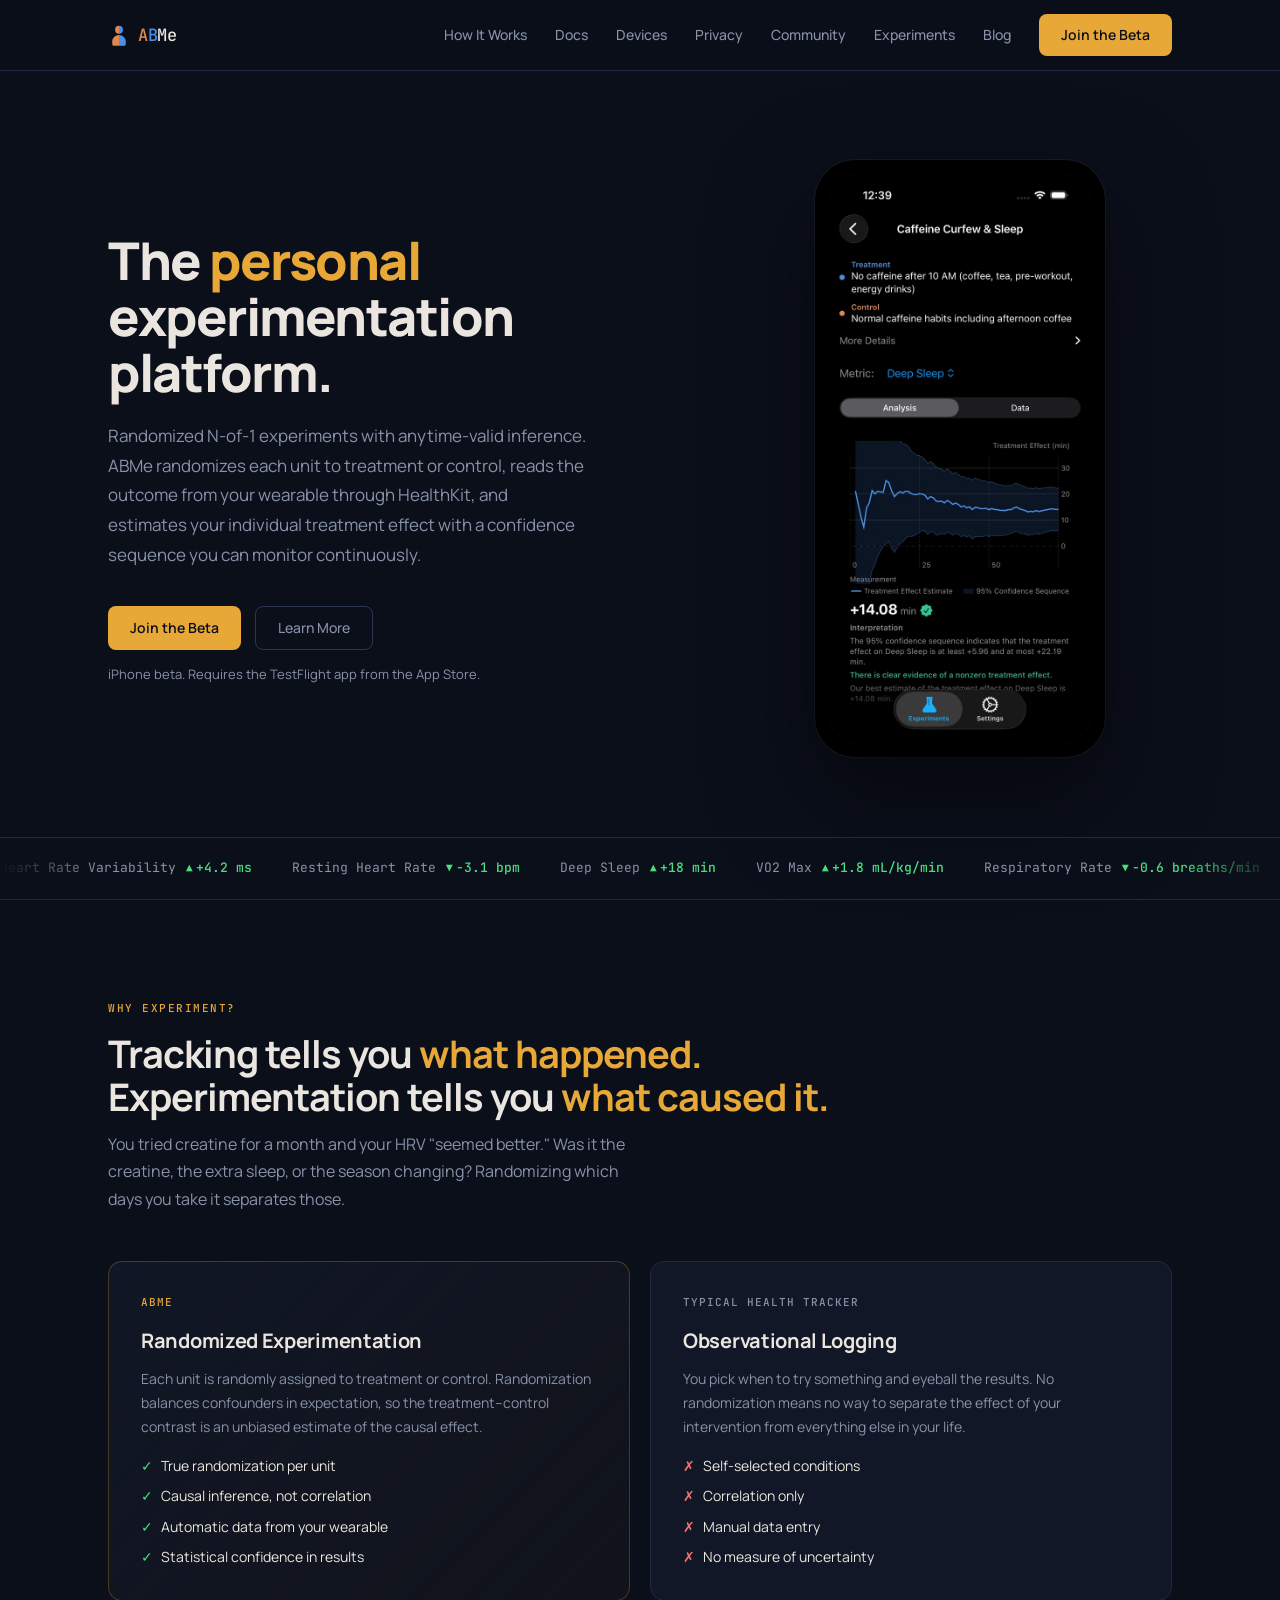
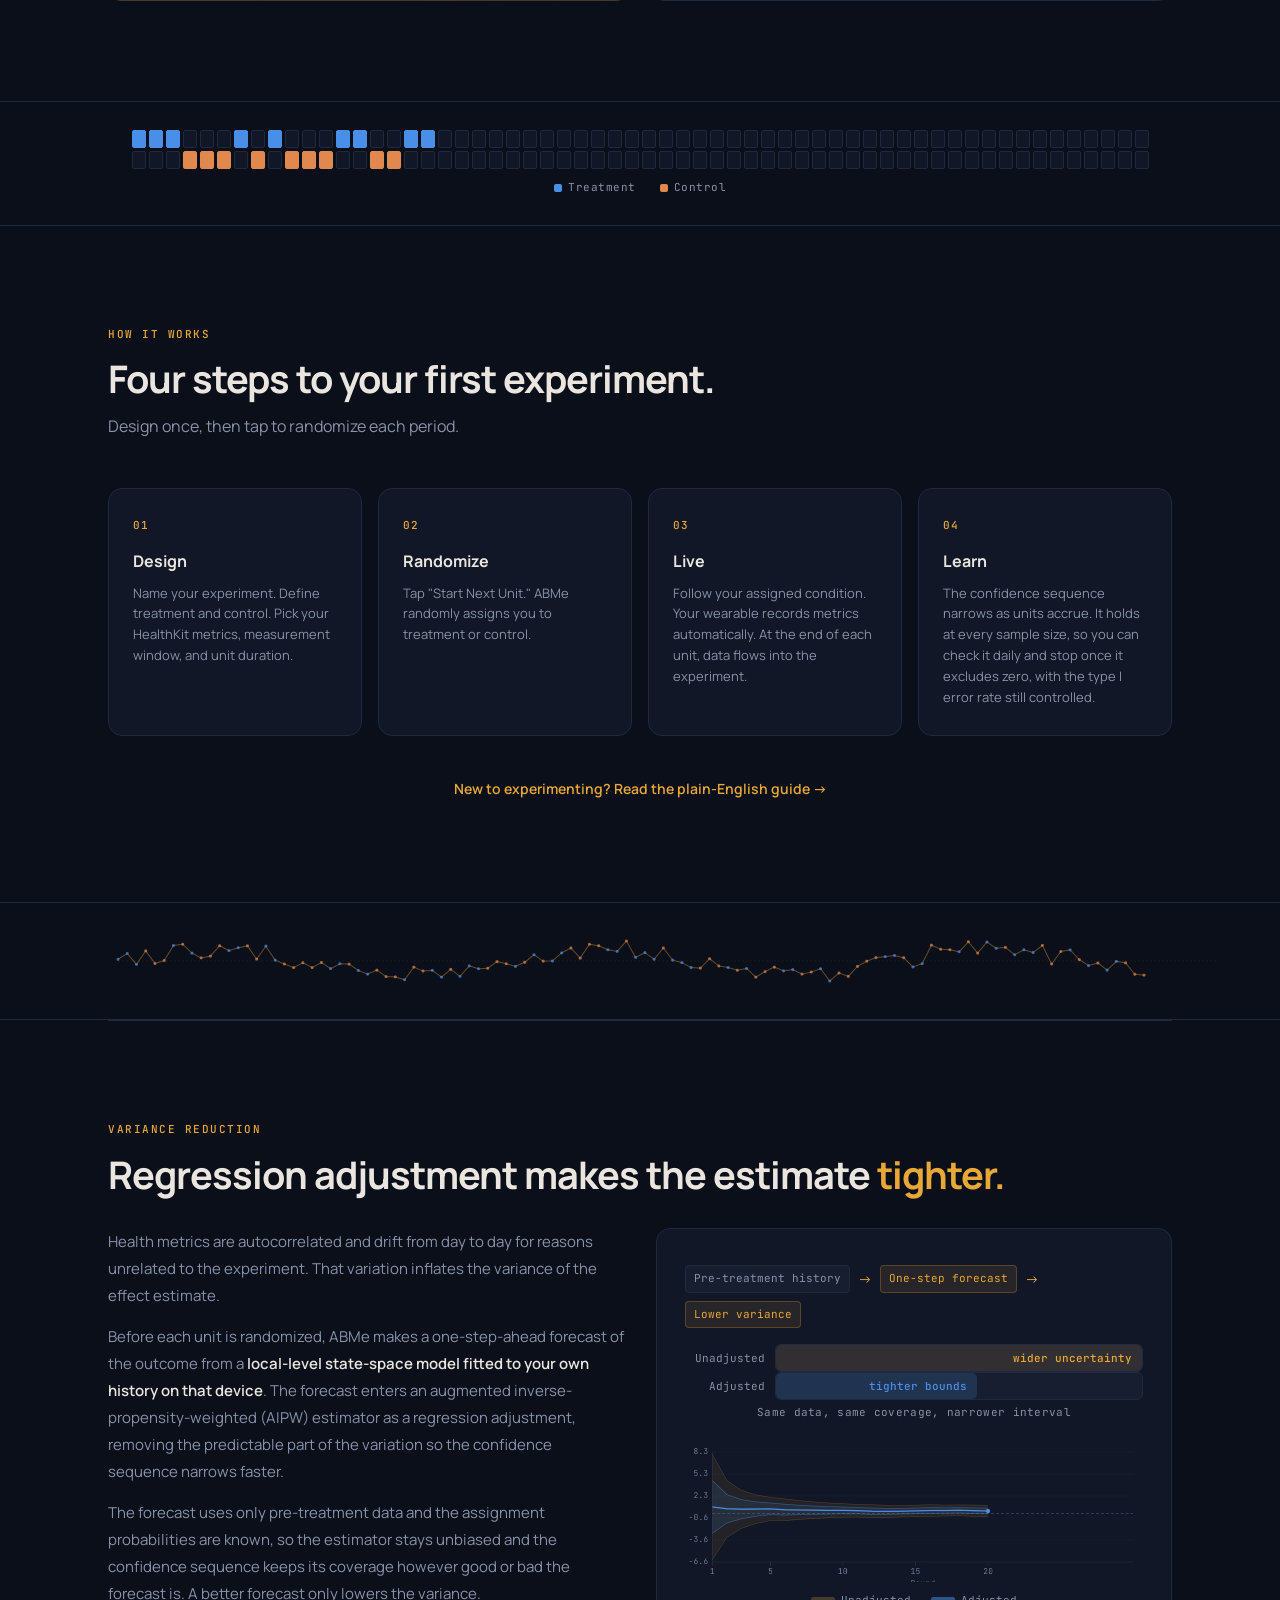
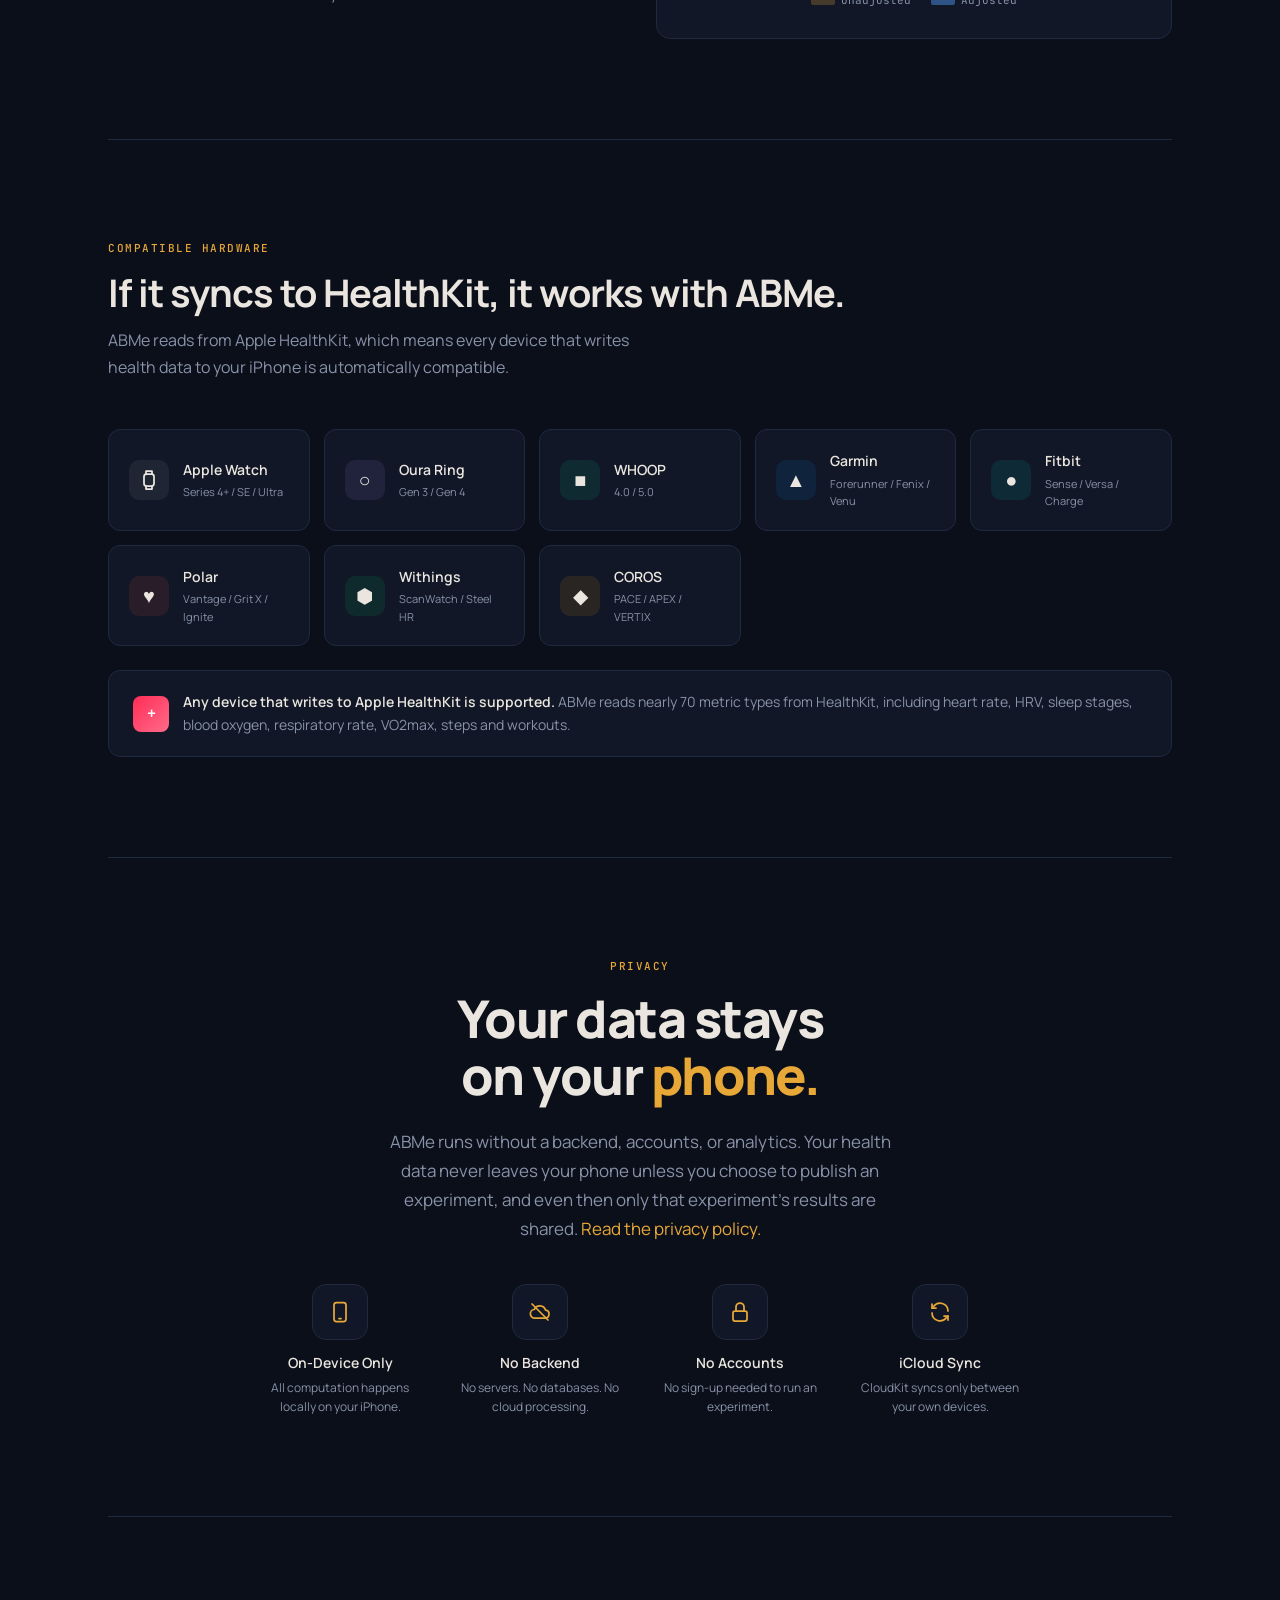
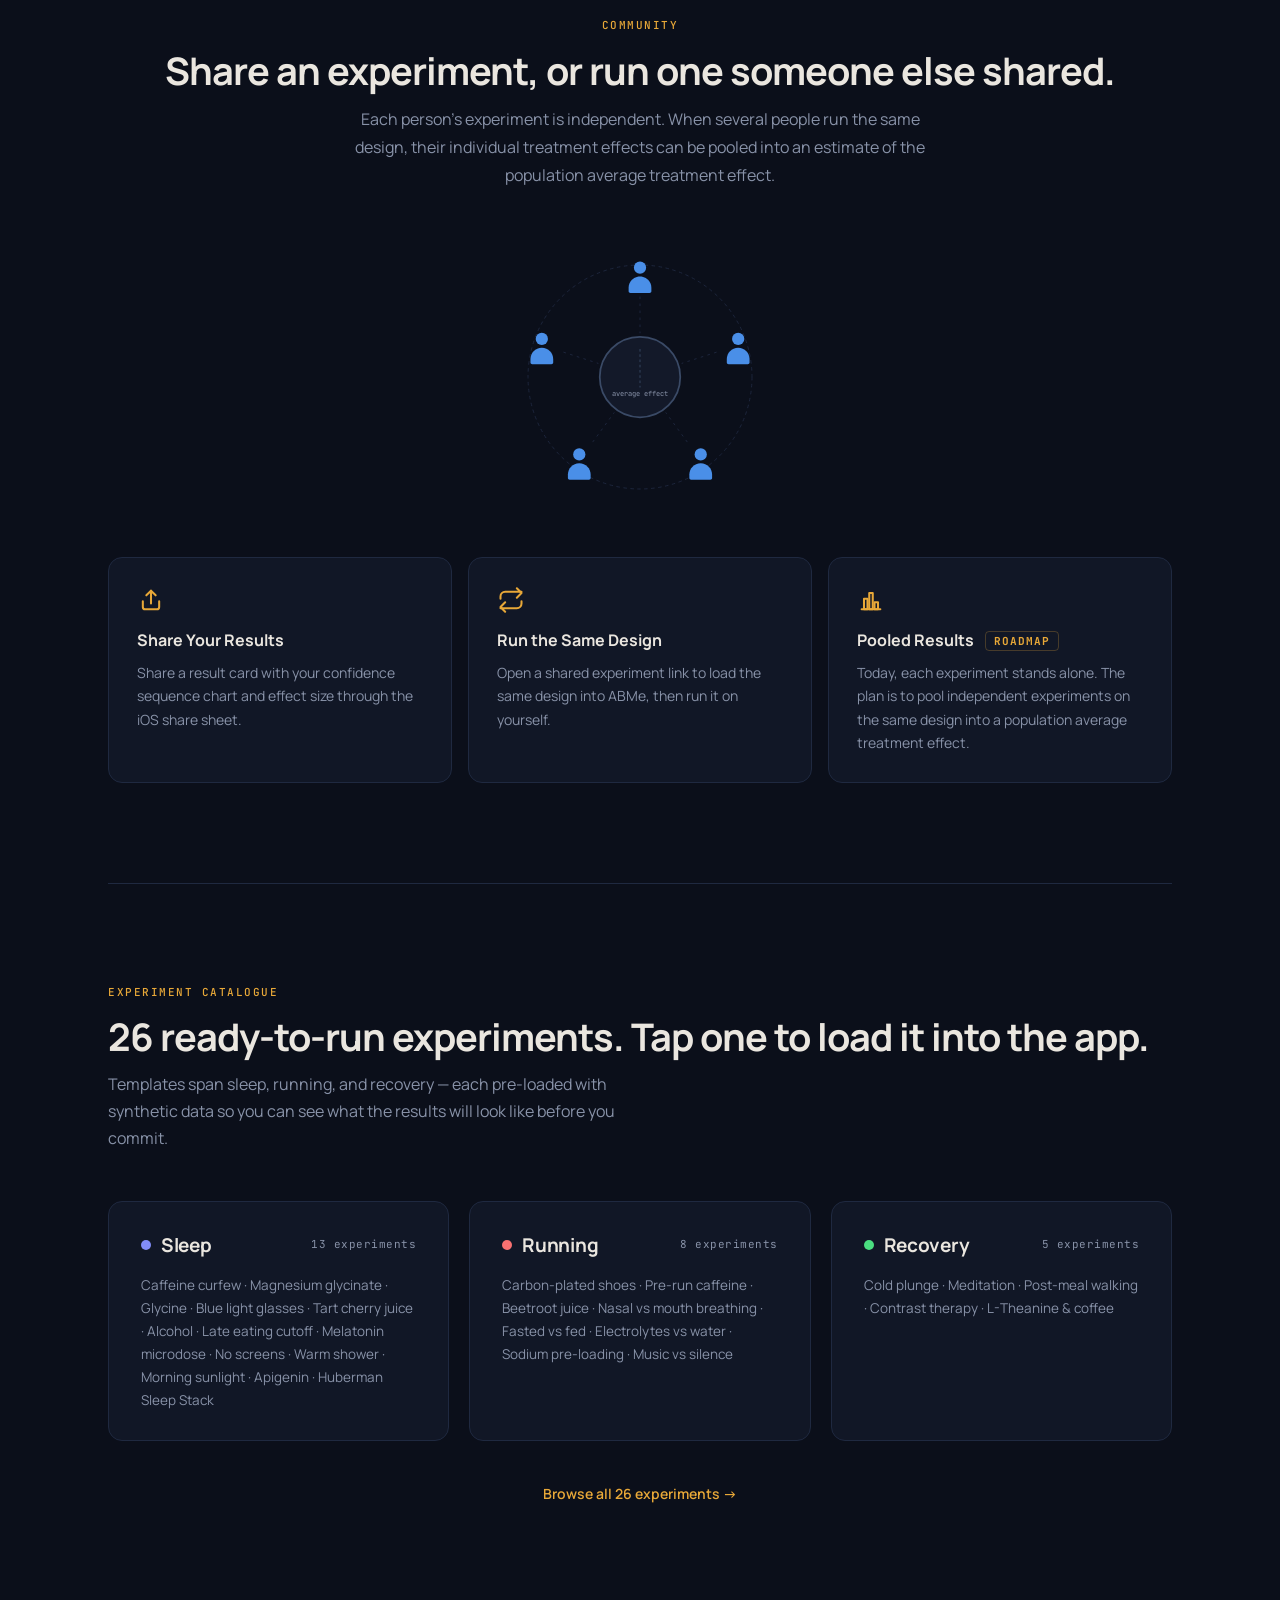
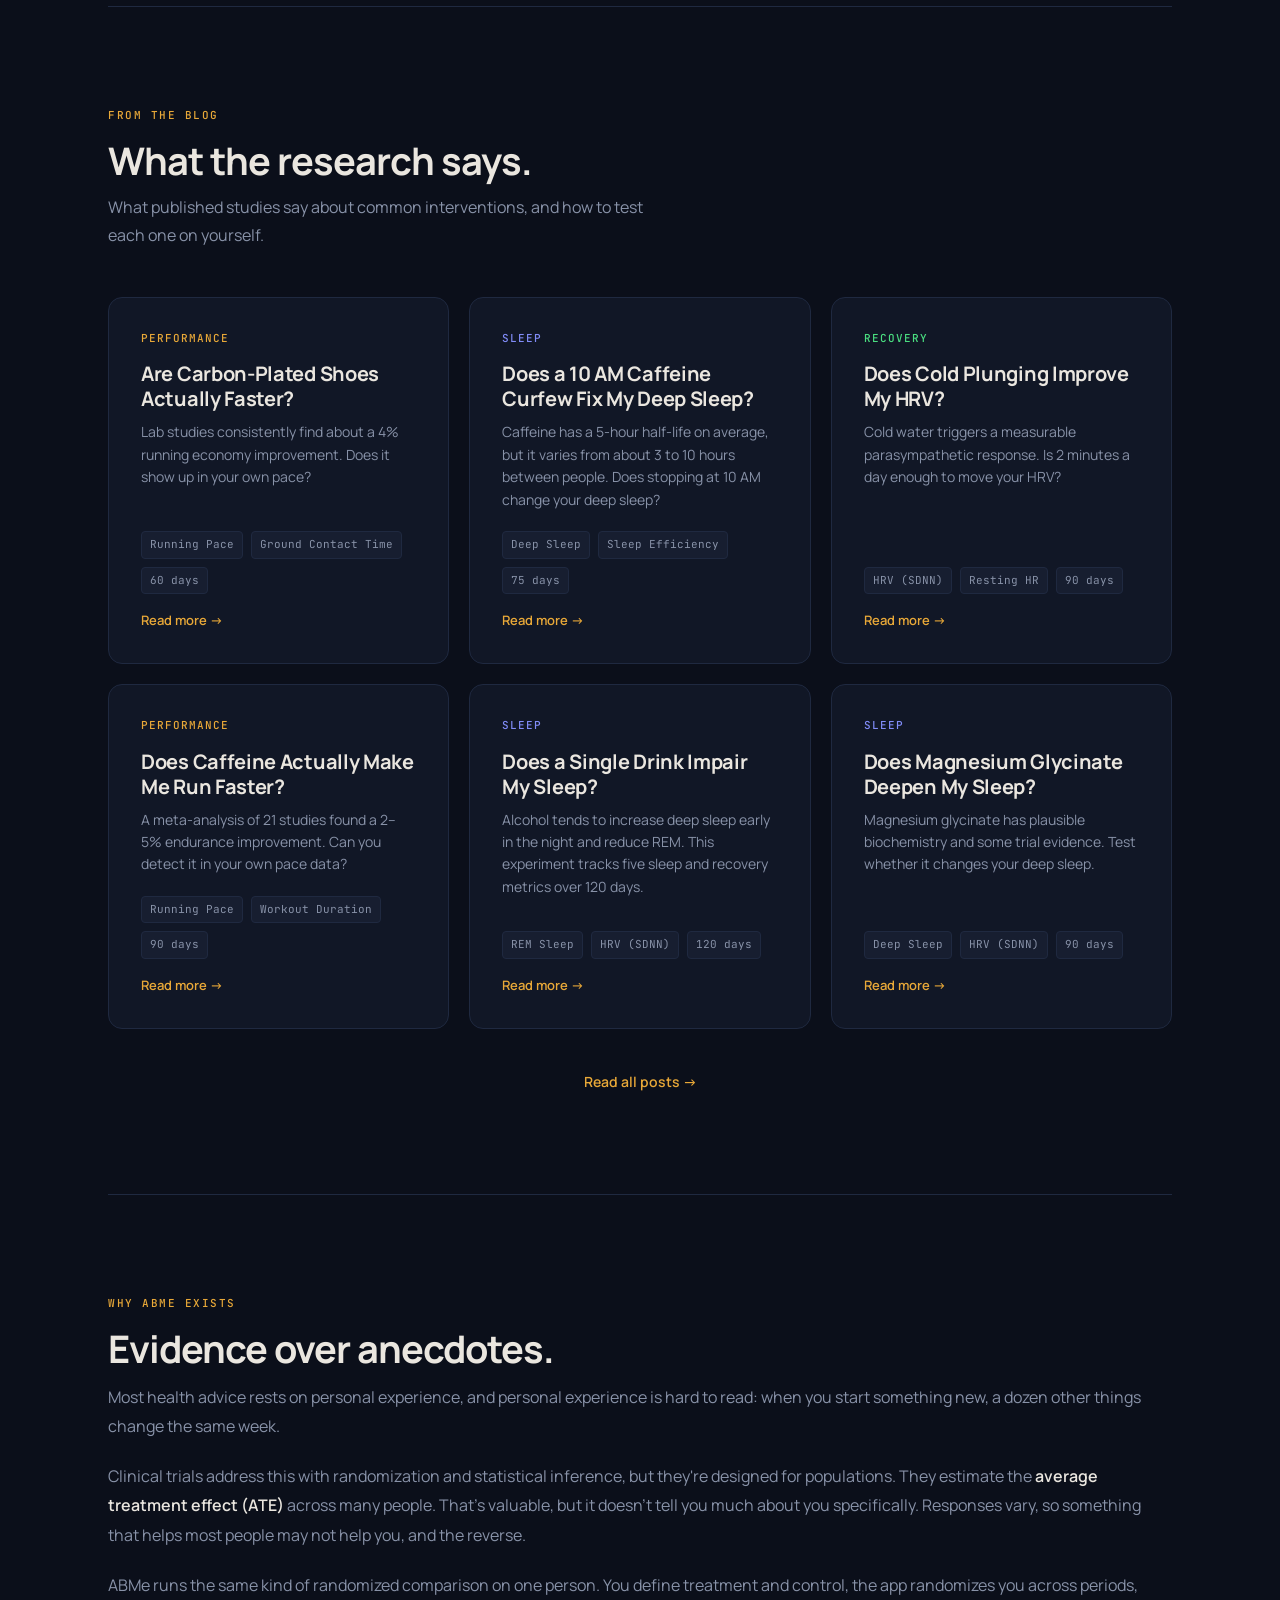
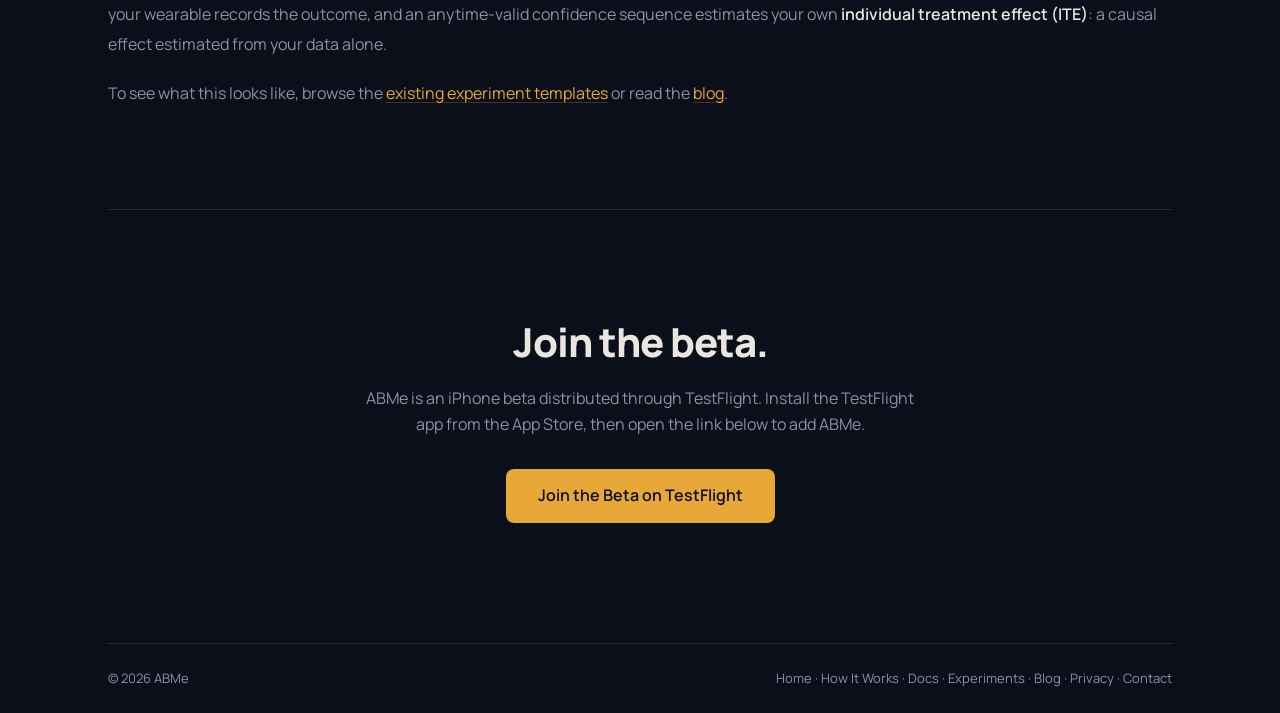
<file: index.html>
<!DOCTYPE html>
<html lang="en">
<head>
<meta charset="UTF-8">
<meta name="viewport" content="width=device-width, initial-scale=1.0">
<title>ABMe — The Personal Experimentation Platform</title>
<meta name="description" content="ABMe runs randomized N-of-1 experiments on your iPhone. It randomizes each unit to treatment or control, reads outcomes from HealthKit, and estimates your individual treatment effect with an anytime-valid confidence sequence.">
<link rel="canonical" href="https://getabme.com/">
<meta property="og:type" content="website">
<meta property="og:site_name" content="ABMe">
<meta property="og:title" content="ABMe — The Personal Experimentation Platform">
<meta property="og:description" content="ABMe runs randomized N-of-1 experiments on your iPhone. It randomizes each unit to treatment or control, reads outcomes from HealthKit, and estimates your individual treatment effect with an anytime-valid confidence sequence.">
<meta property="og:url" content="https://getabme.com/">
<meta property="og:image" content="https://getabme.com/og-image.png">
<meta property="og:image:width" content="1200">
<meta property="og:image:height" content="630">
<meta name="twitter:card" content="summary_large_image">
<meta name="twitter:title" content="ABMe — The Personal Experimentation Platform">
<meta name="twitter:description" content="ABMe runs randomized N-of-1 experiments on your iPhone. It randomizes each unit to treatment or control, reads outcomes from HealthKit, and estimates your individual treatment effect with an anytime-valid confidence sequence.">
<meta name="twitter:image" content="https://getabme.com/og-image.png">
<link rel="icon" type="image/svg+xml" href="logo.svg">
<link rel="preconnect" href="https://fonts.googleapis.com">
<link rel="preconnect" href="https://fonts.gstatic.com" crossorigin>
<link href="https://fonts.googleapis.com/css2?family=Manrope:wght@300;400;500;600;700;800&family=JetBrains+Mono:wght@400;500&display=swap" rel="stylesheet">
<link rel="stylesheet" href="assets/site.css">
<style>
  /* ───── Hero ───── */
  .hero {
    padding: 160px 0 80px;
    display: grid;
    grid-template-columns: 1.15fr 0.85fr;
    gap: 64px;
    align-items: center;
  }

  .hero h1 {
    font-size: clamp(34px, 4.5vw, 52px);
    font-weight: 800;
    letter-spacing: -1.5px;
    line-height: 1.08;
    margin-bottom: 20px;
  }

  .hero h1 em {
    font-style: normal;
    color: var(--accent);
  }

  .hero-sub {
    font-size: 17px;
    color: var(--text-muted);
    max-width: 480px;
    margin-bottom: 36px;
    line-height: 1.75;
    font-weight: 400;
  }

  .hero-sub strong { color: var(--text); font-weight: 600; }

  .hero-actions { display: flex; gap: 14px; flex-wrap: wrap; }

  .hero-note { font-size: 13px; color: var(--text-muted); margin-top: 14px; }

  /* ── iPhone Mockup ── */
  .iphone {
    width: 290px;
    margin: 0 auto;
    background: #000;
    border-radius: 40px;
    padding: 14px;
    box-shadow: 0 40px 100px rgba(0,0,0,0.5), 0 0 0 1px rgba(255,255,255,0.05);
    position: relative;
  }

  .iphone-notch {
    position: absolute;
    top: 14px;
    left: 50%;
    transform: translateX(-50%);
    width: 120px;
    height: 28px;
    background: #000;
    border-radius: 0 0 18px 18px;
    z-index: 2;
  }

  .iphone-screen {
    background: #1c1c1e;
    border-radius: 28px;
    overflow: hidden;
    min-height: 520px;
  }

  .app-status-bar {
    padding: 14px 20px 6px;
    display: flex;
    justify-content: space-between;
    font-size: 11px;
    font-weight: 600;
    color: #fff;
  }

  .app-nav {
    padding: 8px 16px;
    display: flex;
    align-items: center;
    gap: 6px;
    color: #007aff;
    font-size: 13px;
  }

  .app-nav svg { width: 12px; height: 12px; }

  .app-title-bar {
    padding: 4px 16px 12px;
  }

  .app-title-bar h3 {
    font-family: -apple-system, sans-serif;
    font-size: 20px;
    font-weight: 700;
    color: #fff;
    margin-bottom: 2px;
  }

  .app-title-bar .app-subtitle {
    font-size: 11px;
    color: #8e8e93;
  }

  .app-status-badge {
    margin: 0 16px 10px;
    display: inline-flex;
    align-items: center;
    gap: 5px;
    background: rgba(52, 199, 89, 0.15);
    color: #34c759;
    padding: 4px 10px;
    border-radius: 6px;
    font-size: 11px;
    font-weight: 600;
  }

  .app-metric-pills {
    padding: 0 16px 10px;
    display: flex;
    gap: 6px;
    overflow: hidden;
  }

  .app-pill {
    font-size: 10px;
    padding: 5px 10px;
    border-radius: 14px;
    white-space: nowrap;
    font-weight: 500;
  }

  .app-pill.active { background: rgba(0, 122, 255, 0.15); color: #007aff; }
  .app-pill.inactive { background: #2c2c2e; color: #8e8e93; }

  .app-chart-area {
    margin: 0 16px;
    background: #2c2c2e;
    border-radius: 12px;
    padding: 12px;
    height: 160px;
    position: relative;
    overflow: hidden;
  }

  .app-chart-area svg { width: 100%; height: 100%; }

  .app-chart-label {
    position: absolute;
    top: 8px;
    left: 12px;
    font-size: 9px;
    color: #8e8e93;
    font-weight: 500;
  }

  .app-summary {
    padding: 12px 16px;
  }

  .app-summary-row {
    display: flex;
    align-items: center;
    gap: 6px;
    margin-bottom: 4px;
  }

  .app-summary-icon {
    width: 14px;
    height: 14px;
    border-radius: 50%;
    display: flex;
    align-items: center;
    justify-content: center;
  }

  .app-summary-text {
    font-size: 11px;
    color: #fff;
    font-weight: 500;
  }

  .app-summary-detail {
    font-size: 10px;
    color: #8e8e93;
    line-height: 1.5;
    margin-top: 4px;
  }

  .app-stats {
    padding: 8px 16px 16px;
    display: flex;
    gap: 8px;
  }

  .app-stat-box {
    flex: 1;
    background: #2c2c2e;
    border-radius: 10px;
    padding: 10px;
    text-align: center;
  }

  .app-stat-val {
    font-size: 14px;
    font-weight: 700;
    color: #fff;
  }

  .app-stat-val.blue { color: #007aff; }
  .app-stat-val.orange { color: #ff9f0a; }

  .app-stat-label {
    font-size: 9px;
    color: #8e8e93;
    margin-top: 2px;
  }

  /* ───── Animated Separators ───── */

  /* Metrics Carousel */
  .metrics-ticker {
    padding: 20px 0;
    border-top: 1px solid var(--border);
    border-bottom: 1px solid var(--border);
    overflow: hidden;
    position: relative;
  }

  .metrics-ticker::before,
  .metrics-ticker::after {
    content: '';
    position: absolute;
    top: 0;
    bottom: 0;
    width: 100px;
    z-index: 2;
    pointer-events: none;
  }

  .metrics-ticker::before { left: 0; background: linear-gradient(to right, var(--bg), transparent); }
  .metrics-ticker::after { right: 0; background: linear-gradient(to left, var(--bg), transparent); }

  .ticker-track {
    display: flex;
    gap: 40px;
    animation: tickerScroll 35s linear infinite;
    white-space: nowrap;
  }

  .ticker-item {
    display: flex;
    align-items: center;
    gap: 10px;
    flex-shrink: 0;
  }

  .ticker-metric {
    font-family: var(--mono);
    font-size: 13px;
    color: var(--text-muted);
  }

  .ticker-delta {
    font-family: var(--mono);
    font-size: 13px;
    font-weight: 500;
    display: flex;
    align-items: center;
    gap: 3px;
  }

  .ticker-delta { color: var(--good); }

  .ticker-arrow { font-size: 11px; }

  @keyframes tickerScroll {
    from { transform: translateX(0); }
    to { transform: translateX(-50%); }
  }

  /* Treatment Assignment Separator */
  .assignment-separator {
    padding: 28px 0;
    border-top: 1px solid var(--border);
    border-bottom: 1px solid var(--border);
    overflow: hidden;
  }

  .assignment-strip {
    display: flex;
    gap: 3px;
    justify-content: center;
    flex-wrap: nowrap;
  }

  .assignment-col {
    display: flex;
    flex-direction: column;
    gap: 3px;
    flex-shrink: 0;
  }

  .assignment-cell {
    width: 14px;
    height: 18px;
    border-radius: 2px;
    background: var(--surface);
    border: 1px solid var(--border);
    transition: all 0.3s ease;
  }

  .assignment-cell.treatment { background: var(--treatment); border-color: var(--treatment); }
  .assignment-cell.control { background: var(--control); border-color: var(--control); }

  .assignment-labels {
    display: flex;
    justify-content: center;
    gap: 24px;
    margin-top: 10px;
    font-family: var(--mono);
    font-size: 11px;
    color: var(--text-muted);
    letter-spacing: 0.5px;
  }

  .assignment-labels span {
    display: flex;
    align-items: center;
    gap: 6px;
  }

  .dot {
    width: 8px;
    height: 8px;
    border-radius: 2px;
    display: inline-block;
  }

  .dot.t { background: var(--treatment); }
  .dot.c { background: var(--control); }

  /* Timeseries Separator */
  .timeseries-separator {
    padding: 28px 0;
    border-top: 1px solid var(--border);
    border-bottom: 1px solid var(--border);
    overflow: hidden;
  }

  .timeseries-separator canvas {
    width: 100%;
    height: 60px;
    display: block;
  }

  .timeseries-label {
    text-align: center;
    font-family: var(--mono);
    font-size: 11px;
    color: var(--text-muted);
    margin-top: 8px;
    letter-spacing: 0.5px;
  }

  /* ───── Sections ───── */
  section { padding: 100px 0; }

  /* ── Manifesto ── */
  .manifesto-section {
    border-top: 1px solid var(--border);
  }

  .manifesto-body p {
    font-size: 16px;
    color: var(--text-muted);
    line-height: 1.85;
    margin-bottom: 20px;
  }

  .manifesto-body p:last-child { margin-bottom: 0; }

  .manifesto-body strong { color: var(--text); font-weight: 600; }

  .manifesto-body a {
    color: var(--accent);
    text-decoration: underline;
    text-decoration-color: var(--accent-mid);
    text-underline-offset: 3px;
    transition: text-decoration-color 0.2s;
  }

  .manifesto-body a:hover { text-decoration-color: var(--accent); }

  .section-tag {
    font-family: var(--mono);
    font-size: 11px;
    color: var(--accent);
    text-transform: uppercase;
    letter-spacing: 1.5px;
    margin-bottom: 14px;
    font-weight: 500;
  }

  .section-title {
    font-size: clamp(28px, 3.5vw, 38px);
    font-weight: 700;
    letter-spacing: -1px;
    margin-bottom: 12px;
    line-height: 1.15;
  }

  .section-sub {
    color: var(--text-muted);
    font-size: 16px;
    max-width: 540px;
    margin-bottom: 48px;
    line-height: 1.7;
  }

  /* ── Causation Section ── */
  .causation-grid {
    display: grid;
    grid-template-columns: 1fr 1fr;
    gap: 20px;
  }

  .cause-card {
    background: var(--surface);
    border: 1px solid var(--border);
    border-radius: 14px;
    padding: 32px;
    transition: border-color 0.2s;
  }

  .cause-card.highlight {
    border-color: var(--accent-mid);
    background: linear-gradient(135deg, var(--surface), rgba(232, 168, 56, 0.03));
  }

  .cause-card .card-label {
    font-family: var(--mono);
    font-size: 11px;
    text-transform: uppercase;
    letter-spacing: 1px;
    margin-bottom: 14px;
    font-weight: 500;
  }

  .cause-card.highlight .card-label { color: var(--accent); }
  .cause-card:not(.highlight) .card-label { color: var(--text-muted); }

  .cause-card h3 {
    font-size: 20px;
    font-weight: 700;
    margin-bottom: 10px;
    letter-spacing: -0.3px;
  }

  .cause-card p {
    font-size: 14px;
    color: var(--text-muted);
    line-height: 1.7;
  }

  .cause-list {
    list-style: none;
    margin-top: 16px;
    display: flex;
    flex-direction: column;
    gap: 8px;
  }

  .cause-list li {
    font-size: 14px;
    display: flex;
    align-items: center;
    gap: 8px;
  }

  .cause-list .icon-yes { color: #4ade80; }
  .cause-list .icon-no { color: #f87171; }

  /* ── ML Section ── */
  .ml-section {
    border-top: 1px solid var(--border);
  }

  .ml-split {
    display: grid;
    grid-template-columns: 1fr 1fr;
    gap: 32px;
    align-items: start;
    margin-top: 32px;
  }

  .ml-text p {
    font-size: 15px;
    color: var(--text-muted);
    line-height: 1.8;
    margin-bottom: 14px;
  }

  .ml-text p:last-child { margin-bottom: 0; }
  .ml-text strong { color: var(--text); font-weight: 600; }

  .ml-card {
    background: var(--surface);
    border: 1px solid var(--border);
    border-radius: 14px;
    padding: 28px;
  }

  .ml-cs-card {
    background: var(--surface);
    border: 1px solid var(--border);
    border-radius: 14px;
    padding: 28px;
    margin-top: 20px;
  }

  @media (max-width: 768px) {
    .ml-split { grid-template-columns: 1fr; }
  }

  .ml-card p {
    font-size: 15px;
    color: var(--text-muted);
    line-height: 1.75;
    margin-bottom: 12px;
  }

  .ml-card p:last-child { margin-bottom: 0; }

  .ml-card strong { color: var(--text); font-weight: 600; }

  .ml-diagram {
    display: flex;
    flex-direction: column;
    gap: 12px;
  }

  .ml-row {
    display: flex;
    align-items: center;
    gap: 10px;
  }

  .ml-row .ml-label {
    font-family: var(--mono);
    font-size: 11px;
    color: var(--text-muted);
    width: 80px;
    text-align: right;
    flex-shrink: 0;
  }

  .ml-bar-track {
    flex: 1;
    height: 28px;
    background: var(--surface-2);
    border-radius: 6px;
    position: relative;
    overflow: hidden;
    border: 1px solid var(--border);
  }

  .ml-bar {
    height: 100%;
    border-radius: 5px;
    display: flex;
    align-items: center;
    justify-content: flex-end;
    padding-right: 10px;
    font-family: var(--mono);
    font-size: 11px;
    font-weight: 500;
  }

  .ml-bar.wide {
    width: 100%;
    background: rgba(232,168,56,0.12);
    color: var(--accent);
  }

  .ml-bar.narrow {
    width: 55%;
    background: rgba(74,143,231,0.18);
    color: var(--blue);
  }

  .ml-diagram-label {
    text-align: center;
    font-family: var(--mono);
    font-size: 11px;
    color: var(--text-muted);
    margin-top: 4px;
    letter-spacing: 0.3px;
  }

  .ml-metrics-flow {
    display: flex;
    align-items: center;
    gap: 8px;
    flex-wrap: wrap;
    margin-top: 8px;
  }

  .ml-chip {
    font-family: var(--mono);
    font-size: 11px;
    background: var(--surface-2);
    border: 1px solid var(--border);
    padding: 4px 8px;
    border-radius: 4px;
    color: var(--text-muted);
  }

  .ml-arrow {
    color: var(--accent);
    font-size: 14px;
  }

  .ml-chip.result {
    border-color: var(--accent-mid);
    color: var(--accent);
    background: var(--accent-dim);
  }

  @media (max-width: 768px) {
    .ml-card { padding: 20px; }
    .ml-cs-card { padding: 20px; }
  }

  /* ── How It Works ── */
  .steps-grid {
    display: grid;
    grid-template-columns: repeat(4, 1fr);
    gap: 16px;
  }

  .step-card {
    background: var(--surface);
    border: 1px solid var(--border);
    border-radius: 14px;
    padding: 28px 24px;
    position: relative;
  }

  .step-num {
    font-family: var(--mono);
    font-size: 11px;
    color: var(--accent);
    font-weight: 500;
    margin-bottom: 14px;
    letter-spacing: 0.5px;
  }

  .step-card h3 {
    font-size: 16px;
    font-weight: 700;
    margin-bottom: 8px;
  }

  .step-card p {
    font-size: 13px;
    color: var(--text-muted);
    line-height: 1.6;
  }

  /* ── Hardware / Wearables ── */
  .hardware-section { border-top: 1px solid var(--border); }

  .devices-grid {
    display: grid;
    grid-template-columns: repeat(auto-fill, minmax(200px, 1fr));
    gap: 14px;
  }

  .device-card {
    background: var(--surface);
    border: 1px solid var(--border);
    border-radius: 12px;
    padding: 20px;
    display: flex;
    align-items: center;
    gap: 14px;
    transition: border-color 0.2s;
  }

  .device-card:hover { border-color: var(--border-light); }

  .device-icon {
    width: 40px;
    height: 40px;
    border-radius: 10px;
    display: flex;
    align-items: center;
    justify-content: center;
    font-size: 20px;
    flex-shrink: 0;
  }

  .device-icon.apple { background: rgba(255,255,255,0.06); color: var(--text); }
  .device-icon.oura { background: rgba(180, 140, 255, 0.1); }
  .device-icon.whoop { background: rgba(0, 200, 150, 0.1); }
  .device-icon.garmin { background: rgba(0, 150, 255, 0.1); }
  .device-icon.fitbit { background: rgba(0, 200, 200, 0.1); }
  .device-icon.polar { background: rgba(255, 80, 80, 0.1); }
  .device-icon.withings { background: rgba(0, 200, 100, 0.1); }
  .device-icon.coros { background: rgba(255, 160, 0, 0.1); }

  .device-info h3 {
    font-size: 14px;
    font-weight: 600;
    margin-bottom: 2px;
  }

  .device-info p {
    font-size: 11px;
    color: var(--text-muted);
  }

  .healthkit-note {
    margin-top: 24px;
    background: var(--surface);
    border: 1px solid var(--border);
    border-radius: 12px;
    padding: 20px 24px;
    display: flex;
    align-items: center;
    gap: 14px;
  }

  .healthkit-note .hk-icon {
    width: 36px;
    height: 36px;
    background: linear-gradient(135deg, #ff2d55, #ff6b8a);
    border-radius: 8px;
    display: flex;
    align-items: center;
    justify-content: center;
    flex-shrink: 0;
    font-size: 16px;
    color: #fff;
    font-weight: 700;
  }

  .healthkit-note p {
    font-size: 14px;
    color: var(--text-muted);
    line-height: 1.6;
  }

  .healthkit-note strong { color: var(--text); font-weight: 600; }

  /* ── Privacy Section ── */
  .privacy-section {
    text-align: center;
    border-top: 1px solid var(--border);
  }

  .privacy-headline {
    font-size: clamp(32px, 5vw, 52px);
    font-weight: 800;
    letter-spacing: -1.5px;
    line-height: 1.1;
    margin-bottom: 24px;
  }

  .privacy-headline .line { display: block; }
  .privacy-headline .em { color: var(--accent); }

  .privacy-sub {
    color: var(--text-muted);
    font-size: 17px;
    max-width: 520px;
    margin: 0 auto 40px;
    line-height: 1.7;
  }

  .privacy-sub a { color: var(--accent); text-decoration: none; }
  .privacy-sub a:hover { text-decoration: underline; }

  .privacy-features {
    display: flex;
    justify-content: center;
    gap: 40px;
    flex-wrap: wrap;
  }

  .privacy-feat {
    text-align: center;
  }

  .privacy-feat .icon-wrap {
    width: 56px;
    height: 56px;
    margin: 0 auto 12px;
    background: var(--surface);
    border: 1px solid var(--border);
    border-radius: 14px;
    display: flex;
    align-items: center;
    justify-content: center;
    color: var(--accent);
  }

  .icon-wrap svg, .card-icon svg, .device-icon svg { width: 24px; height: 24px; display: block; }

  .privacy-feat h3 {
    font-size: 14px;
    font-weight: 600;
    margin-bottom: 4px;
  }

  .privacy-feat p {
    font-size: 12px;
    color: var(--text-muted);
    max-width: 160px;
  }

  /* ── ML CS Legend ── */
  .ml-cs-legend {
    display: flex;
    justify-content: center;
    gap: 20px;
    margin-top: 10px;
    font-family: var(--mono);
    font-size: 11px;
    color: var(--text-muted);
  }

  .ml-cs-legend span { display: flex; align-items: center; gap: 6px; }

  .leg-swatch {
    display: inline-block;
    width: 24px;
    height: 8px;
    border-radius: 2px;
  }

  /* ── Community ── */
  .community-section {
    border-top: 1px solid var(--border);
    text-align: center;
  }

  .community-sub {
    color: var(--text-muted);
    font-size: 16px;
    max-width: 600px;
    margin: 0 auto 48px;
    line-height: 1.75;
  }

  .community-diagram {
    width: 280px;
    max-width: 100%;
    height: auto;
    margin: 0 auto 40px;
    display: block;
  }

  .community-grid {
    display: grid;
    grid-template-columns: repeat(3, 1fr);
    gap: 16px;
    text-align: left;
  }

  .community-card {
    background: var(--surface);
    border: 1px solid var(--border);
    border-radius: 14px;
    padding: 28px;
    transition: border-color 0.2s;
  }

  .community-card:hover { border-color: var(--accent-mid); }

  .community-card .card-icon {
    display: block;
    margin-bottom: 14px;
    color: var(--accent);
  }

  .community-card .card-icon svg { width: 28px; height: 28px; }

  .roadmap-tag {
    font-family: var(--mono);
    font-size: 11px;
    text-transform: uppercase;
    letter-spacing: 1px;
    color: var(--accent);
    border: 1px solid var(--accent-mid);
    border-radius: 4px;
    padding: 2px 8px;
    margin-left: 8px;
    vertical-align: middle;
  }

  .community-card h3 {
    font-size: 16px;
    font-weight: 700;
    margin-bottom: 8px;
  }

  .community-card p {
    font-size: 14px;
    color: var(--text-muted);
    line-height: 1.65;
  }

  .community-stats {
    display: flex;
    justify-content: center;
    gap: 48px;
    margin-top: 48px;
    flex-wrap: wrap;
  }

  .community-stat {
    text-align: center;
  }

  .community-stat .num {
    font-family: var(--mono);
    font-size: 28px;
    font-weight: 700;
    color: var(--accent);
    line-height: 1;
    margin-bottom: 4px;
  }

  .community-stat .label {
    font-size: 13px;
    color: var(--text-muted);
  }

  .growth-loop {
    margin-top: 48px;
    background: linear-gradient(135deg, var(--surface), rgba(232, 168, 56, 0.04));
    border: 1px solid var(--accent-mid);
    border-radius: 14px;
    padding: 36px;
    text-align: center;
  }

  .growth-loop h3 {
    font-size: 18px;
    font-weight: 700;
    margin-bottom: 12px;
  }

  .loop-flow {
    display: flex;
    align-items: center;
    justify-content: center;
    gap: 12px;
    flex-wrap: wrap;
    font-family: var(--mono);
    font-size: 13px;
    color: var(--text-muted);
  }

  .loop-step {
    background: var(--surface-2);
    border: 1px solid var(--border);
    padding: 6px 14px;
    border-radius: 6px;
  }

  .loop-arrow { color: var(--accent); font-size: 16px; }

  @media (max-width: 768px) {
    .community-grid { grid-template-columns: 1fr; }
    .community-stats { gap: 24px; }
  }

  /* ── Final CTA ── */
  .final-cta {
    text-align: center;
    padding: 100px 0 120px;
    border-top: 1px solid var(--border);
  }

  .final-cta h2 {
    font-size: clamp(28px, 4vw, 40px);
    font-weight: 800;
    letter-spacing: -1px;
    margin-bottom: 12px;
  }

  .final-cta p {
    color: var(--text-muted);
    font-size: 16px;
    max-width: 560px;
    margin: 0 auto 32px;
  }

  .final-cta .btn-primary { padding: 14px 32px; font-size: 16px; }

  /* ── Blog Posts Grid ── */
  .posts-section { border-top: 1px solid var(--border); }

  .posts-grid {
    display: grid;
    grid-template-columns: repeat(auto-fill, minmax(300px, 1fr));
    gap: 20px;
  }

  .post-card {
    background: var(--surface);
    border: 1px solid var(--border);
    border-radius: 14px;
    padding: 32px;
    text-decoration: none;
    color: var(--text);
    transition: all 0.2s;
    display: flex;
    flex-direction: column;
  }

  .post-card:hover {
    border-color: var(--accent-mid);
    transform: translateY(-2px);
    box-shadow: 0 8px 30px rgba(0,0,0,0.2);
  }

  .post-cat {
    font-family: var(--mono);
    font-size: 11px;
    text-transform: uppercase;
    letter-spacing: 1px;
    font-weight: 500;
    margin-bottom: 14px;
  }

  .post-cat.cat-sleep { color: #818cf8; }
  .post-cat.cat-performance { color: var(--accent); }
  .post-cat.cat-recovery { color: #4ade80; }

  .post-card h3 {
    font-size: 20px;
    font-weight: 700;
    letter-spacing: -0.3px;
    margin-bottom: 10px;
    line-height: 1.25;
  }

  .post-hyp {
    font-size: 14px;
    color: var(--text-muted);
    line-height: 1.6;
    margin-bottom: 20px;
    flex: 1;
  }

  .post-meta {
    display: flex;
    flex-wrap: wrap;
    gap: 8px;
    margin-top: auto;
  }

  .post-tag {
    font-family: var(--mono);
    font-size: 11px;
    background: var(--surface-2);
    border: 1px solid var(--border);
    padding: 4px 8px;
    border-radius: 4px;
    color: var(--text-muted);
  }

  .post-more {
    display: inline-flex;
    align-items: center;
    gap: 6px;
    font-size: 13px;
    font-weight: 600;
    color: var(--accent);
    margin-top: 16px;
  }

  .posts-footer {
    margin-top: 40px;
    text-align: center;
  }

  .posts-footer a {
    color: var(--accent);
    text-decoration: none;
    font-size: 14px;
    font-weight: 600;
  }

  .posts-footer a:hover { text-decoration: underline; }

  /* ── Experiment Catalogue ── */
  .catalog-section { border-top: 1px solid var(--border); }

  .catalog-grid {
    display: grid;
    grid-template-columns: repeat(3, 1fr);
    gap: 20px;
  }

  .catalog-tile {
    display: block;
    background: var(--surface);
    border: 1px solid var(--border);
    border-radius: 14px;
    padding: 28px 32px;
    text-decoration: none;
    color: var(--text);
    transition: all 0.2s;
  }

  .catalog-tile:hover {
    border-color: var(--accent-mid);
    transform: translateY(-2px);
    box-shadow: 0 8px 30px rgba(0,0,0,0.2);
  }

  .catalog-tile-head {
    display: flex;
    align-items: center;
    gap: 10px;
    margin-bottom: 14px;
  }

  .catalog-dot {
    width: 10px;
    height: 10px;
    border-radius: 50%;
    flex-shrink: 0;
  }

  .catalog-name {
    font-size: 19px;
    font-weight: 700;
    letter-spacing: -0.3px;
  }

  .catalog-count {
    font-family: var(--mono);
    font-size: 11px;
    color: var(--text-muted);
    letter-spacing: 0.5px;
    margin-left: auto;
  }

  .catalog-examples {
    font-size: 13.5px;
    color: var(--text-muted);
    line-height: 1.7;
  }

  .cat-sleep-bg { background: #818cf8; }
  .cat-running-bg { background: #f87171; }
  .cat-recovery-bg { background: #4ade80; }

  /* ── Responsive ── */
  @media (max-width: 768px) {
    .hero { grid-template-columns: 1fr; padding-top: 120px; gap: 48px; }
    .iphone { width: 260px; }
    .iphone-screen { min-height: 460px; }
    .causation-grid { grid-template-columns: 1fr; }
    .steps-grid { grid-template-columns: 1fr 1fr; }
    .privacy-features { gap: 24px; }
    .assignment-cell { width: 8px; height: 12px; }
    section { padding: 64px 0; }
    .final-cta { padding: 64px 0 80px; }
    .catalog-grid { grid-template-columns: 1fr; }
  }

  @media (max-width: 480px) {
    .steps-grid { grid-template-columns: 1fr; }
    .devices-grid { grid-template-columns: 1fr 1fr; gap: 10px; }
    .device-card { padding: 14px; gap: 10px; }
    .device-info p { font-size: 11px; }
  }
</style>
<script type="application/ld+json">
{"@context": "https://schema.org", "@graph": [{"@type": "Organization", "@id": "https://getabme.com/#organization", "name": "ABMe", "url": "https://getabme.com/", "logo": {"@type": "ImageObject", "url": "https://getabme.com/logo.svg"}, "email": "support@getabme.com"}, {"@type": "WebSite", "@id": "https://getabme.com/#website", "url": "https://getabme.com/", "name": "ABMe", "description": "The personal experimentation platform.", "publisher": {"@id": "https://getabme.com/#organization"}, "inLanguage": "en"}, {"@type": "SoftwareApplication", "@id": "https://getabme.com/#app", "name": "ABMe", "operatingSystem": "iOS", "applicationCategory": "HealthApplication", "description": "ABMe is an iPhone app for randomized N-of-1 experiments. It randomizes each unit (a night, a day, a workout or another period) to treatment or control, reads the outcome from Apple HealthKit, and estimates the individual treatment effect with an anytime-valid confidence sequence. Regression adjustment from a forecast of each unit's outcome reduces the variance of the estimate.", "url": "https://getabme.com/", "installUrl": "https://testflight.apple.com/join/bu77RnGP", "softwareVersion": "beta", "screenshot": "https://getabme.com/app-screenshot.png", "featureList": ["Randomized assignment of each unit to treatment or control", "Outcomes read from Apple HealthKit", "Anytime-valid confidence sequences for the individual treatment effect", "Regression adjustment with a one-step-ahead forecast", "26 ready-made experiment templates", "On-device storage, no accounts"], "author": {"@id": "https://getabme.com/#organization"}, "publisher": {"@id": "https://getabme.com/#organization"}}, {"@type": "WebPage", "@id": "https://getabme.com/#webpage", "url": "https://getabme.com/", "name": "The Experimentation Platform That Fits in Your Pocket", "description": "ABMe turns your iPhone and wearable into a personal experimentation platform. Randomize what you do, let HealthKit measure the result, and get anytime-valid answers about what actually works for you.", "isPartOf": {"@id": "https://getabme.com/#website"}, "about": {"@id": "https://getabme.com/#app"}, "inLanguage": "en"}]}
</script>
</head>
<body>

<!-- ───── Nav ───── -->
<nav>
  <div class="nav-inner">
    <a class="logo" href="/"><svg width="22" height="24" viewBox="0 0 200 220" xmlns="http://www.w3.org/2000/svg" aria-hidden="true"><defs><clipPath id="nl"><rect x="0" y="0" width="100" height="220"/></clipPath><clipPath id="nr"><rect x="100" y="0" width="100" height="220"/></clipPath></defs><circle cx="100" cy="62" r="36" clip-path="url(#nl)" fill="rgb(224,135,79)"/><circle cx="100" cy="62" r="36" clip-path="url(#nr)" fill="rgb(74,143,232)"/><path d="M100,110 C65,110 38,138 38,168 L38,195 C38,203 44,209 52,209 L100,209 Z" clip-path="url(#nl)" fill="rgb(224,135,79)"/><path d="M100,110 C135,110 162,138 162,168 L162,195 C162,203 156,209 148,209 L100,209 Z" clip-path="url(#nr)" fill="rgb(74,143,232)"/></svg><span><span class="a">A</span><span class="b">B</span>Me</span></a>
    <div class="nav-links" id="nav-menu">
      <a href="/how-it-works/">How It Works</a>
      <a href="/docs/">Docs</a>
      <a href="#hardware" class="nav-anchor">Devices</a>
      <a href="#privacy" class="nav-anchor">Privacy</a>
      <a href="#community" class="nav-anchor">Community</a>
      <a href="/experiments/">Experiments</a>
      <a href="/blog/">Blog</a>
    </div>
    <div class="nav-right">
      <a href="https://testflight.apple.com/join/bu77RnGP" target="_blank" rel="noopener" class="btn-primary">Join the Beta</a>
      <button class="nav-toggle" type="button" aria-expanded="false" aria-controls="nav-menu" aria-label="Open menu"><span></span><span></span><span></span></button>
    </div>
  </div>
</nav>

<!-- ───── Hero ───── -->
<div class="container">
  <div class="hero">
    <div class="hero-text">
      <h1>The <em>personal</em> experimentation platform.</h1>
      <p class="hero-sub">Randomized N-of-1 experiments with anytime-valid inference. ABMe randomizes each unit to treatment or control, reads the outcome from your wearable through HealthKit, and estimates your individual treatment effect with a confidence sequence you can monitor continuously.</p>
      <div class="hero-actions">
        <a href="https://testflight.apple.com/join/bu77RnGP" target="_blank" rel="noopener" class="btn-primary">Join the Beta</a>
        <a href="#why" class="btn-secondary">Learn More</a>
      </div>
      <p class="hero-note">iPhone beta. Requires the TestFlight app from the App Store.</p>
    </div>

    <!-- iPhone showing real experiment results (Caffeine Curfew & Sleep) -->
    <div class="iphone">
      <div class="iphone-notch"></div>
      <div class="iphone-screen">
        <picture><source type="image/webp" srcset="app-screenshot.webp"><img src="app-screenshot.png" alt="ABMe showing a statistically significant +14 minute deep sleep increase from a 10 AM caffeine curfew" fetchpriority="high" width="1206" height="2622" style="width:100%;height:auto;display:block;"></picture>
      </div>
    </div>
  </div>
</div>

<!-- ───── Metrics Carousel Separator ───── -->
<div class="metrics-ticker">
  <div class="ticker-track" id="metricsTicker">
    <!-- Filled by JS — duplicated for seamless loop -->
  </div>
</div>

<!-- ───── Causation vs Correlation ───── -->
<div class="container">
  <section id="why">
    <div class="section-tag">Why Experiment?</div>
    <h2 class="section-title">Tracking tells you <em style="font-style:normal;color:var(--accent)">what happened.</em><br>Experimentation tells you <em style="font-style:normal;color:var(--accent)">what caused it.</em></h2>
    <p class="section-sub">You tried creatine for a month and your HRV "seemed better." Was it the creatine, the extra sleep, or the season changing? Randomizing which days you take it separates those.</p>

    <div class="causation-grid">
      <div class="cause-card highlight">
        <div class="card-label">ABMe</div>
        <h3>Randomized Experimentation</h3>
        <p>Each unit is randomly assigned to treatment or control. Randomization balances confounders in expectation, so the treatment–control contrast is an unbiased estimate of the causal effect.</p>
        <ul class="cause-list">
          <li><span class="icon-yes">&#10003;</span> True randomization per unit</li>
          <li><span class="icon-yes">&#10003;</span> Causal inference, not correlation</li>
          <li><span class="icon-yes">&#10003;</span> Automatic data from your wearable</li>
          <li><span class="icon-yes">&#10003;</span> Statistical confidence in results</li>
        </ul>
      </div>
      <div class="cause-card">
        <div class="card-label">Typical Health Tracker</div>
        <h3>Observational Logging</h3>
        <p>You pick when to try something and eyeball the results. No randomization means no way to separate the effect of your intervention from everything else in your life.</p>
        <ul class="cause-list">
          <li><span class="icon-no">&#10007;</span> Self-selected conditions</li>
          <li><span class="icon-no">&#10007;</span> Correlation only</li>
          <li><span class="icon-no">&#10007;</span> Manual data entry</li>
          <li><span class="icon-no">&#10007;</span> No measure of uncertainty</li>
        </ul>
      </div>
    </div>
  </section>
</div>

<!-- ───── Treatment Assignment Separator ───── -->
<div class="assignment-separator">
  <div class="assignment-strip" id="assignmentStrip"></div>
  <div class="assignment-labels">
    <span><span class="dot t"></span> Treatment</span>
    <span><span class="dot c"></span> Control</span>
  </div>
</div>

<!-- ───── How It Works ───── -->
<div class="container">
  <section id="how">
    <div class="section-tag">How It Works</div>
    <h2 class="section-title">Four steps to your first experiment.</h2>
    <p class="section-sub">Design once, then tap to randomize each period.</p>

    <div class="steps-grid">
      <div class="step-card">
        <div class="step-num">01</div>
        <h3>Design</h3>
        <p>Name your experiment. Define treatment and control. Pick your HealthKit metrics, measurement window, and unit duration.</p>
      </div>
      <div class="step-card">
        <div class="step-num">02</div>
        <h3>Randomize</h3>
        <p>Tap "Start Next Unit." ABMe randomly assigns you to treatment or control.</p>
      </div>
      <div class="step-card">
        <div class="step-num">03</div>
        <h3>Live</h3>
        <p>Follow your assigned condition. Your wearable records metrics automatically. At the end of each unit, data flows into the experiment.</p>
      </div>
      <div class="step-card">
        <div class="step-num">04</div>
        <h3>Learn</h3>
        <p>The confidence sequence narrows as units accrue. It holds at every sample size, so you can check it daily and stop once it excludes zero, with the type I error rate still controlled.</p>
      </div>
    </div>
    <div class="posts-footer"><a href="/how-it-works/">New to experimenting? Read the plain-English guide &rarr;</a></div>
  </section>
</div>

<!-- ───── Timeseries Separator ───── -->
<div class="timeseries-separator">
  <div class="container">
    <canvas id="timeseriesCanvas"></canvas>
  </div>
</div>

<!-- ───── ML Variance Reduction ───── -->
<div class="container">
  <section class="ml-section">
    <div class="section-tag">Variance Reduction</div>
    <h2 class="section-title">Regression adjustment makes the estimate <em style="font-style:normal;color:var(--accent)">tighter.</em></h2>

    <div class="ml-split">
      <div class="ml-text">
        <p>Health metrics are autocorrelated and drift from day to day for reasons unrelated to the experiment. That variation inflates the variance of the effect estimate.</p>
        <p>Before each unit is randomized, ABMe makes a one-step-ahead forecast of the outcome from a <strong>local-level state-space model fitted to your own history on that device</strong>. The forecast enters an augmented inverse-propensity-weighted (AIPW) estimator as a regression adjustment, removing the predictable part of the variation so the confidence sequence narrows faster.</p>
        <p>The forecast uses only pre-treatment data and the assignment probabilities are known, so the estimator stays unbiased and the confidence sequence keeps its coverage however good or bad the forecast is. A better forecast only lowers the variance.</p>
      </div>
      <div class="ml-card">
        <div class="ml-metrics-flow">
          <span class="ml-chip">Pre-treatment history</span>
          <span class="ml-arrow">&rarr;</span>
          <span class="ml-chip result">One-step forecast</span>
          <span class="ml-arrow">&rarr;</span>
          <span class="ml-chip result">Lower variance</span>
        </div>
        <div style="margin-top: 16px;">
          <div class="ml-row">
            <span class="ml-label">Unadjusted</span>
            <div class="ml-bar-track"><div class="ml-bar wide">wider uncertainty</div></div>
          </div>
        </div>
        <div>
          <div class="ml-row">
            <span class="ml-label">Adjusted</span>
            <div class="ml-bar-track"><div class="ml-bar narrow">tighter bounds</div></div>
          </div>
        </div>
        <div class="ml-diagram-label">Same data, same coverage, narrower interval</div>
        <canvas id="csCanvas" style="width:100%;height:140px;display:block;margin-top:20px;"></canvas>
        <div class="ml-cs-legend">
          <span><span class="leg-swatch" style="background:rgba(232,168,56,0.25)"></span> Unadjusted</span>
          <span><span class="leg-swatch" style="background:rgba(74,143,232,0.5)"></span> Adjusted</span>
        </div>
      </div>
    </div>
  </section>
</div>

<!-- ───── Hardware / Wearables ───── -->
<div class="container">
  <section id="hardware" class="hardware-section">
    <div class="section-tag">Compatible Hardware</div>
    <h2 class="section-title">If it syncs to HealthKit, it works with ABMe.</h2>
    <p class="section-sub">ABMe reads from Apple HealthKit, which means every device that writes health data to your iPhone is automatically compatible.</p>

    <div class="devices-grid">
      <div class="device-card">
        <div class="device-icon apple"><svg viewBox="0 0 24 24" fill="none" stroke="currentColor" stroke-width="1.75" stroke-linecap="round" stroke-linejoin="round" aria-hidden="true"><rect x="7" y="6" width="10" height="12" rx="2.5"/><path d="M9 6V3h6v3M9 18v3h6v-3"/></svg></div>
        <div class="device-info">
          <h3>Apple Watch</h3>
          <p>Series 4+ / SE / Ultra</p>
        </div>
      </div>
      <div class="device-card">
        <div class="device-icon oura">&#x25CB;</div>
        <div class="device-info">
          <h3>Oura Ring</h3>
          <p>Gen 3 / Gen 4</p>
        </div>
      </div>
      <div class="device-card">
        <div class="device-icon whoop">&#x25A0;</div>
        <div class="device-info">
          <h3>WHOOP</h3>
          <p>4.0 / 5.0</p>
        </div>
      </div>
      <div class="device-card">
        <div class="device-icon garmin">&#x25B2;</div>
        <div class="device-info">
          <h3>Garmin</h3>
          <p>Forerunner / Fenix / Venu</p>
        </div>
      </div>
      <div class="device-card">
        <div class="device-icon fitbit">&#x25CF;</div>
        <div class="device-info">
          <h3>Fitbit</h3>
          <p>Sense / Versa / Charge</p>
        </div>
      </div>
      <div class="device-card">
        <div class="device-icon polar">&#x2665;</div>
        <div class="device-info">
          <h3>Polar</h3>
          <p>Vantage / Grit X / Ignite</p>
        </div>
      </div>
      <div class="device-card">
        <div class="device-icon withings">&#x2B22;</div>
        <div class="device-info">
          <h3>Withings</h3>
          <p>ScanWatch / Steel HR</p>
        </div>
      </div>
      <div class="device-card">
        <div class="device-icon coros">&#x25C6;</div>
        <div class="device-info">
          <h3>COROS</h3>
          <p>PACE / APEX / VERTIX</p>
        </div>
      </div>
    </div>

    <div class="healthkit-note">
      <div class="hk-icon">+</div>
      <p><strong>Any device that writes to Apple HealthKit is supported.</strong> ABMe reads nearly 70 metric types from HealthKit, including heart rate, HRV, sleep stages, blood oxygen, respiratory rate, VO2max, steps and workouts.</p>
    </div>
  </section>
</div>

<!-- ───── Privacy ───── -->
<div class="container">
  <section id="privacy" class="privacy-section">
    <div class="section-tag">Privacy</div>
    <h2 class="privacy-headline">
      <span class="line">Your data stays</span>
      <span class="line">on your <span class="em">phone.</span></span>
    </h2>
    <p class="privacy-sub">ABMe runs without a backend, accounts, or analytics. Your health data never leaves your phone unless you choose to publish an experiment, and even then only that experiment's results are shared. <a href="/privacy.html">Read the privacy policy.</a></p>

    <div class="privacy-features">
      <div class="privacy-feat">
        <div class="icon-wrap"><svg viewBox="0 0 24 24" fill="none" stroke="currentColor" stroke-width="1.75" stroke-linecap="round" stroke-linejoin="round" aria-hidden="true"><rect x="6" y="2.5" width="12" height="19" rx="2.5"/><path d="M11 18.5h2"/></svg></div>
        <h3>On-Device Only</h3>
        <p>All computation happens locally on your iPhone.</p>
      </div>
      <div class="privacy-feat">
        <div class="icon-wrap"><svg viewBox="0 0 24 24" fill="none" stroke="currentColor" stroke-width="1.75" stroke-linecap="round" stroke-linejoin="round" aria-hidden="true"><path d="M7 18h10a4 4 0 0 0 .5-7.97A6 6 0 0 0 6.3 9.5 4.25 4.25 0 0 0 7 18z"/><path d="M4 4l16 16"/></svg></div>
        <h3>No Backend</h3>
        <p>No servers. No databases. No cloud processing.</p>
      </div>
      <div class="privacy-feat">
        <div class="icon-wrap"><svg viewBox="0 0 24 24" fill="none" stroke="currentColor" stroke-width="1.75" stroke-linecap="round" stroke-linejoin="round" aria-hidden="true"><rect x="5" y="11" width="14" height="10" rx="2"/><path d="M8 11V7a4 4 0 0 1 8 0v4"/></svg></div>
        <h3>No Accounts</h3>
        <p>No sign-up needed to run an experiment.</p>
      </div>
      <div class="privacy-feat">
        <div class="icon-wrap"><svg viewBox="0 0 24 24" fill="none" stroke="currentColor" stroke-width="1.75" stroke-linecap="round" stroke-linejoin="round" aria-hidden="true"><path d="M20 11a8 8 0 0 0-14.5-4.5L4 8"/><path d="M4 4v4h4"/><path d="M4 13a8 8 0 0 0 14.5 4.5L20 16"/><path d="M20 20v-4h-4"/></svg></div>
        <h3>iCloud Sync</h3>
        <p>CloudKit syncs only between your own devices.</p>
      </div>
    </div>
  </section>
</div>

<!-- ───── Community ───── -->
<div class="container">
  <section class="community-section" id="community">
    <div class="section-tag">Community</div>
    <h2 class="section-title">Share an experiment, or run one someone else shared.</h2>
    <p class="community-sub">Each person's experiment is independent. When several people run the same design, their individual treatment effects can be pooled into an estimate of the population average treatment effect.</p>

    <svg class="community-diagram cd-d" viewBox="0 0 320 320" xmlns="http://www.w3.org/2000/svg" role="img" aria-label="Five independent experiments each narrow their own confidence sequence and send the result to a central pooled estimate of the average treatment effect">
      <style>
        /* 10 s cycle, each experiment on its own offset: its interval narrows over 3 s, then a result travels to the hub, where the pooled interval narrows tighter than any single one */
        .cd-d .cdd-ci { animation: cddCi 10s linear infinite; opacity: 0; }
        @keyframes cddCi { 0% { opacity: 0; } 4% { opacity: 1; } 90% { opacity: 1; } 95%,100% { opacity: 0; } }
        .cd-d .cdd-bar { transform-box: fill-box; transform-origin: center; animation: cddBar 10s linear infinite; }
        @keyframes cddBar { 0% { transform: scaleX(1); animation-timing-function: ease-out; } 32% { transform: scaleX(var(--s)); } 100% { transform: scaleX(var(--s)); } }
        .cd-d .cdd-send { animation: cddSend 10s linear infinite; opacity: 0; }
        @keyframes cddSend { 0%,34% { opacity: 0; } 36% { opacity: 1; } 42% { opacity: 1; } 44%,100% { opacity: 0; } }
        .cd-d .cdd-spoke { stroke-dasharray: 3 5; animation: cddSpoke 10s linear infinite; }
        @keyframes cddSpoke { 0%,34% { stroke: #1f2940; } 36% { stroke: rgba(74,143,232,0.6); } 46% { stroke: #1f2940; } 100% { stroke: #1f2940; } }
        .cd-d .cdd-hubflash { transform-box: fill-box; transform-origin: center; animation: cddFlash 10s ease-out infinite; opacity: 0; }
        @keyframes cddFlash { 0%,43% { transform: scale(0.9); opacity: 0; } 44% { opacity: 0.5; } 54% { transform: scale(1.25); opacity: 0; } 100% { opacity: 0; } }
        .cd-d .cdd-pool { animation: cddPool 10s linear infinite; opacity: 0; }
        @keyframes cddPool { 0%,40% { opacity: 0; } 44% { opacity: 1; } 92% { opacity: 1; } 97%,100% { opacity: 0; } }
        .cd-d .cdd-poolbar { transform-box: fill-box; transform-origin: center; animation: cddPoolBar 10s linear infinite; }
        @keyframes cddPoolBar { 0%,42% { transform: scaleX(1); animation-timing-function: ease-out; } 68% { transform: scaleX(0.2); } 100% { transform: scaleX(0.2); } }
        .cd-d .cdd-ring { transform-origin: 160px 160px; animation: cddSpin 90s linear infinite; }
        @keyframes cddSpin { to { transform: rotate(360deg); } }
        .cd-d .cdd-o1 { animation-delay: 0.0s; }
        .cd-d .cdd-o2 { animation-delay: 0.9s; }
        .cd-d .cdd-o3 { animation-delay: 1.7s; }
        .cd-d .cdd-o4 { animation-delay: 0.4s; }
        .cd-d .cdd-o5 { animation-delay: 1.3s; }
        .static .cdd-send { display: none; }
        .static .cdd-ci, .static .cdd-pool { opacity: 1; }
        .static .cdd-bar { transform: scaleX(var(--s)); }
        .static .cdd-poolbar { transform: scaleX(0.2); }
      </style>
      <defs>
        <g id="cddPerson">
          <circle r="14"/>
          <path d="M0,20 C-15,20 -26,32 -26,46 L-26,54 C-26,56 -24,58 -22,58 L22,58 C24,58 26,56 26,54 L26,46 C26,32 15,20 0,20 Z"/>
        </g>
        <path id="cddTo1" d="M160.0,68.0 L160.0,110.0"/>
        <path id="cddTo2" d="M247.5,131.6 L207.6,144.5"/>
        <path id="cddTo3" d="M214.1,234.4 L189.4,200.5"/>
        <path id="cddTo4" d="M105.9,234.4 L130.6,200.5"/>
        <path id="cddTo5" d="M72.5,131.6 L112.4,144.5"/>
      </defs>

      <!-- Outer ring, slowly turning -->
      <circle class="cdd-ring" cx="160" cy="160" r="128" fill="none" stroke="#1f2940" stroke-width="1" stroke-dasharray="4,4"/>

      <!-- Spokes: each lights up when a result is sent -->
      <use class="cdd-spoke cdd-o1" href="#cddTo1" fill="none" stroke="#1f2940" stroke-width="1"/>
      <use class="cdd-spoke cdd-o2" href="#cddTo2" fill="none" stroke="#1f2940" stroke-width="1"/>
      <use class="cdd-spoke cdd-o3" href="#cddTo3" fill="none" stroke="#1f2940" stroke-width="1"/>
      <use class="cdd-spoke cdd-o4" href="#cddTo4" fill="none" stroke="#1f2940" stroke-width="1"/>
      <use class="cdd-spoke cdd-o5" href="#cddTo5" fill="none" stroke="#1f2940" stroke-width="1"/>

      <!-- Independent experiments, each with its own confidence sequence -->
      <g class="cdd-exp">
        <use href="#cddPerson" transform="translate(160.0,42.0) scale(0.5) translate(0,-14)" fill="rgb(74,143,232)"/>
        <g class="cdd-ci cdd-o1">
          <line x1="160.0" y1="81.0" x2="160.0" y2="91.0" stroke="#2a3654" stroke-width="1"/>
          <line class="cdd-bar cdd-o1" style="--s:0.42" x1="139.0" y1="86.0" x2="195.0" y2="86.0" stroke="#4a8fe7" stroke-width="2" stroke-linecap="round" opacity="0.75"/>
          <circle cx="167.0" cy="86.0" r="2.8" fill="#4a8fe7"/>
        </g>
        <g class="cdd-send cdd-o1"><circle r="3.5" fill="#4a8fe7"/><animateMotion dur="10s" begin="0.0s" repeatCount="indefinite" keyPoints="0;0;1;1" keyTimes="0;0.35;0.43;1" calcMode="linear"><mpath href="#cddTo1"/></animateMotion></g>
      </g>
      <g class="cdd-exp">
        <use href="#cddPerson" transform="translate(272.2,123.5) scale(0.5) translate(0,-14)" fill="rgb(74,143,232)"/>
        <g class="cdd-ci cdd-o2">
          <line x1="272.2" y1="162.5359946637562" x2="272.2" y2="172.5359946637562" stroke="#2a3654" stroke-width="1"/>
          <line class="cdd-bar cdd-o2" style="--s:0.5" x1="240.2" y1="167.5359946637562" x2="296.2" y2="167.5359946637562" stroke="#4a8fe7" stroke-width="2" stroke-linecap="round" opacity="0.75"/>
          <circle cx="268.2" cy="167.5359946637562" r="2.8" fill="#4a8fe7"/>
        </g>
        <g class="cdd-send cdd-o2"><circle r="3.5" fill="#4a8fe7"/><animateMotion dur="10s" begin="0.9s" repeatCount="indefinite" keyPoints="0;0;1;1" keyTimes="0;0.35;0.43;1" calcMode="linear"><mpath href="#cddTo2"/></animateMotion></g>
      </g>
      <g class="cdd-exp">
        <use href="#cddPerson" transform="translate(229.4,255.5) scale(0.5) translate(0,-14)" fill="rgb(74,143,232)"/>
        <g class="cdd-ci cdd-o3">
          <line x1="229.4" y1="294.4640053362438" x2="229.4" y2="304.4640053362438" stroke="#2a3654" stroke-width="1"/>
          <line class="cdd-bar cdd-o3" style="--s:0.38" x1="211.4" y1="299.4640053362438" x2="267.4" y2="299.4640053362438" stroke="#4a8fe7" stroke-width="2" stroke-linecap="round" opacity="0.75"/>
          <circle cx="239.4" cy="299.4640053362438" r="2.8" fill="#4a8fe7"/>
        </g>
        <g class="cdd-send cdd-o3"><circle r="3.5" fill="#4a8fe7"/><animateMotion dur="10s" begin="1.7s" repeatCount="indefinite" keyPoints="0;0;1;1" keyTimes="0;0.35;0.43;1" calcMode="linear"><mpath href="#cddTo3"/></animateMotion></g>
      </g>
      <g class="cdd-exp">
        <use href="#cddPerson" transform="translate(90.6,255.5) scale(0.5) translate(0,-14)" fill="rgb(74,143,232)"/>
        <g class="cdd-ci cdd-o4">
          <line x1="90.6" y1="294.4640053362438" x2="90.6" y2="304.4640053362438" stroke="#2a3654" stroke-width="1"/>
          <line class="cdd-bar cdd-o4" style="--s:0.46" x1="64.6" y1="299.4640053362438" x2="120.6" y2="299.4640053362438" stroke="#4a8fe7" stroke-width="2" stroke-linecap="round" opacity="0.75"/>
          <circle cx="92.6" cy="299.4640053362438" r="2.8" fill="#4a8fe7"/>
        </g>
        <g class="cdd-send cdd-o4"><circle r="3.5" fill="#4a8fe7"/><animateMotion dur="10s" begin="0.4s" repeatCount="indefinite" keyPoints="0;0;1;1" keyTimes="0;0.35;0.43;1" calcMode="linear"><mpath href="#cddTo4"/></animateMotion></g>
      </g>
      <g class="cdd-exp">
        <use href="#cddPerson" transform="translate(47.8,123.5) scale(0.5) translate(0,-14)" fill="rgb(74,143,232)"/>
        <g class="cdd-ci cdd-o5">
          <line x1="47.8" y1="162.5359946637562" x2="47.8" y2="172.5359946637562" stroke="#2a3654" stroke-width="1"/>
          <line class="cdd-bar cdd-o5" style="--s:0.44" x1="24.8" y1="167.5359946637562" x2="80.8" y2="167.5359946637562" stroke="#4a8fe7" stroke-width="2" stroke-linecap="round" opacity="0.75"/>
          <circle cx="52.8" cy="167.5359946637562" r="2.8" fill="#4a8fe7"/>
        </g>
        <g class="cdd-send cdd-o5"><circle r="3.5" fill="#4a8fe7"/><animateMotion dur="10s" begin="1.3s" repeatCount="indefinite" keyPoints="0;0;1;1" keyTimes="0;0.35;0.43;1" calcMode="linear"><mpath href="#cddTo5"/></animateMotion></g>
      </g>

      <!-- The hub: pooled estimate of the average treatment effect -->
      <circle class="cdd-hubflash cdd-o1" cx="160" cy="160" r="46" fill="none" stroke="#e8a838" stroke-width="1.5"/>
      <circle class="cdd-hubflash cdd-o2" cx="160" cy="160" r="46" fill="none" stroke="#e8a838" stroke-width="1.5"/>
      <circle class="cdd-hubflash cdd-o3" cx="160" cy="160" r="46" fill="none" stroke="#e8a838" stroke-width="1.5"/>
      <circle class="cdd-hubflash cdd-o4" cx="160" cy="160" r="46" fill="none" stroke="#e8a838" stroke-width="1.5"/>
      <circle class="cdd-hubflash cdd-o5" cx="160" cy="160" r="46" fill="none" stroke="#e8a838" stroke-width="1.5"/>
      <circle cx="160" cy="160" r="46" fill="rgba(31,41,64,0.4)" stroke="#3a4a66" stroke-width="2"/>
      <line x1="160" y1="128" x2="160" y2="172" stroke="#3a4a66" stroke-width="1" stroke-dasharray="3,3"/>
      <g class="cdd-pool">
        <line class="cdd-poolbar" x1="126" y1="160" x2="206" y2="160" stroke="#e8a838" stroke-width="3" stroke-linecap="round" opacity="0.85"/>
        <path d="M166,154 L172,160 L166,166 L160,160 Z" fill="#e8a838"/>
      </g>
      <text x="160" y="182" text-anchor="middle" fill="#8892a8" font-family="JetBrains Mono,monospace" font-size="8">average effect</text>
    </svg>

    <div class="community-grid">
      <div class="community-card">
        <span class="card-icon"><svg viewBox="0 0 24 24" fill="none" stroke="currentColor" stroke-width="1.75" stroke-linecap="round" stroke-linejoin="round" aria-hidden="true"><path d="M12 15V4"/><path d="M8 8l4-4 4 4"/><path d="M5 13v5a2 2 0 0 0 2 2h10a2 2 0 0 0 2-2v-5"/></svg></span>
        <h3>Share Your Results</h3>
        <p>Share a result card with your confidence sequence chart and effect size through the iOS share sheet.</p>
      </div>
      <div class="community-card">
        <span class="card-icon"><svg viewBox="0 0 24 24" fill="none" stroke="currentColor" stroke-width="1.75" stroke-linecap="round" stroke-linejoin="round" aria-hidden="true"><path d="M17 2l4 4-4 4"/><path d="M3 11V9a4 4 0 0 1 4-4h14"/><path d="M7 22l-4-4 4-4"/><path d="M21 13v2a4 4 0 0 1-4 4H3"/></svg></span>
        <h3>Run the Same Design</h3>
        <p>Open a shared experiment link to load the same design into ABMe, then run it on yourself.</p>
      </div>
      <div class="community-card">
        <span class="card-icon"><svg viewBox="0 0 24 24" fill="none" stroke="currentColor" stroke-width="1.75" stroke-linecap="round" stroke-linejoin="round" aria-hidden="true"><path d="M4 20h16"/><rect x="6" y="11" width="3" height="9"/><rect x="10.5" y="6" width="3" height="14"/><rect x="15" y="14" width="3" height="6"/></svg></span>
        <h3>Pooled Results <span class="roadmap-tag">Roadmap</span></h3>
        <p>Today, each experiment stands alone. The plan is to pool independent experiments on the same design into a population average treatment effect.</p>
      </div>
    </div>

  </section>
</div>

<!-- ───── Experiment Catalogue ───── -->
<div class="container">
  <section class="catalog-section">
    <div class="section-tag">Experiment Catalogue</div>
    <h2 class="section-title">26 ready-to-run experiments. Tap one to load it into the app.</h2>
    <p class="section-sub">Templates span sleep, running, and recovery &mdash; each pre-loaded with synthetic data so you can see what the results will look like before you commit.</p>

    <div class="catalog-grid">

      <a class="catalog-tile" href="/experiments/#sleep">
        <div class="catalog-tile-head">
          <span class="catalog-dot cat-sleep-bg"></span>
          <span class="catalog-name">Sleep</span>
          <span class="catalog-count">13 experiments</span>
        </div>
        <div class="catalog-examples">Caffeine curfew &middot; Magnesium glycinate &middot; Glycine &middot; Blue light glasses &middot; Tart cherry juice &middot; Alcohol &middot; Late eating cutoff &middot; Melatonin microdose &middot; No screens &middot; Warm shower &middot; Morning sunlight &middot; Apigenin &middot; Huberman Sleep Stack</div>
      </a>

      <a class="catalog-tile" href="/experiments/#running">
        <div class="catalog-tile-head">
          <span class="catalog-dot cat-running-bg"></span>
          <span class="catalog-name">Running</span>
          <span class="catalog-count">8 experiments</span>
        </div>
        <div class="catalog-examples">Carbon-plated shoes &middot; Pre-run caffeine &middot; Beetroot juice &middot; Nasal vs mouth breathing &middot; Fasted vs fed &middot; Electrolytes vs water &middot; Sodium pre-loading &middot; Music vs silence</div>
      </a>

      <a class="catalog-tile" href="/experiments/#recovery">
        <div class="catalog-tile-head">
          <span class="catalog-dot cat-recovery-bg"></span>
          <span class="catalog-name">Recovery</span>
          <span class="catalog-count">5 experiments</span>
        </div>
        <div class="catalog-examples">Cold plunge &middot; Meditation &middot; Post-meal walking &middot; Contrast therapy &middot; L-Theanine &amp; coffee</div>
      </a>

    </div>

    <div class="posts-footer"><a href="/experiments/">Browse all 26 experiments &rarr;</a></div>
  </section>
</div>

<!-- ───── Blog Posts ───── -->
<div class="container">
  <section class="posts-section">
    <div class="section-tag">From the Blog</div>
    <h2 class="section-title">What the research says.</h2>
    <p class="section-sub">What published studies say about common interventions, and how to test each one on yourself.</p>
    <div class="posts-grid">

      <a href="/blog/racing-shoes.html" class="post-card">
        <div class="post-cat cat-performance">Performance</div>
        <h3>Are Carbon-Plated Shoes Actually Faster?</h3>
        <p class="post-hyp">Lab studies consistently find about a 4% running economy improvement. Does it show up in your own pace?</p>
        <div class="post-meta">
          <span class="post-tag">Running Pace</span>
          <span class="post-tag">Ground Contact Time</span>
          <span class="post-tag">60 days</span>
        </div>
        <span class="post-more">Read more &rarr;</span>
      </a>

      <a href="/blog/caffeine-curfew-sleep.html" class="post-card">
        <div class="post-cat cat-sleep">Sleep</div>
        <h3>Does a 10 AM Caffeine Curfew Fix My Deep Sleep?</h3>
        <p class="post-hyp">Caffeine has a 5-hour half-life on average, but it varies from about 3 to 10 hours between people. Does stopping at 10 AM change your deep sleep?</p>
        <div class="post-meta">
          <span class="post-tag">Deep Sleep</span>
          <span class="post-tag">Sleep Efficiency</span>
          <span class="post-tag">75 days</span>
        </div>
        <span class="post-more">Read more &rarr;</span>
      </a>

      <a href="/blog/cold-plunge-recovery.html" class="post-card">
        <div class="post-cat cat-recovery">Recovery</div>
        <h3>Does Cold Plunging Improve My HRV?</h3>
        <p class="post-hyp">Cold water triggers a measurable parasympathetic response. Is 2 minutes a day enough to move your HRV?</p>
        <div class="post-meta">
          <span class="post-tag">HRV (SDNN)</span>
          <span class="post-tag">Resting HR</span>
          <span class="post-tag">90 days</span>
        </div>
        <span class="post-more">Read more &rarr;</span>
      </a>

      <a href="/blog/pre-workout-running.html" class="post-card">
        <div class="post-cat cat-performance">Performance</div>
        <h3>Does Caffeine Actually Make Me Run Faster?</h3>
        <p class="post-hyp">A meta-analysis of 21 studies found a 2&ndash;5% endurance improvement. Can you detect it in your own pace data?</p>
        <div class="post-meta">
          <span class="post-tag">Running Pace</span>
          <span class="post-tag">Workout Duration</span>
          <span class="post-tag">90 days</span>
        </div>
        <span class="post-more">Read more &rarr;</span>
      </a>

      <a href="/blog/alcohol-sleep.html" class="post-card">
        <div class="post-cat cat-sleep">Sleep</div>
        <h3>Does a Single Drink Impair My Sleep?</h3>
        <p class="post-hyp">Alcohol tends to increase deep sleep early in the night and reduce REM. This experiment tracks five sleep and recovery metrics over 120 days.</p>
        <div class="post-meta">
          <span class="post-tag">REM Sleep</span>
          <span class="post-tag">HRV (SDNN)</span>
          <span class="post-tag">120 days</span>
        </div>
        <span class="post-more">Read more &rarr;</span>
      </a>

      <a href="/blog/magnesium-deep-sleep.html" class="post-card">
        <div class="post-cat cat-sleep">Sleep</div>
        <h3>Does Magnesium Glycinate Deepen My Sleep?</h3>
        <p class="post-hyp">Magnesium glycinate has plausible biochemistry and some trial evidence. Test whether it changes your deep sleep.</p>
        <div class="post-meta">
          <span class="post-tag">Deep Sleep</span>
          <span class="post-tag">HRV (SDNN)</span>
          <span class="post-tag">90 days</span>
        </div>
        <span class="post-more">Read more &rarr;</span>
      </a>

    </div>
    <div class="posts-footer"><a href="/blog/">Read all posts &rarr;</a></div>
  </section>
</div>

<!-- ───── Why ABMe Exists ───── -->
<div class="container">
  <section class="manifesto-section">
    <div class="section-tag">Why ABMe Exists</div>
    <h2 class="section-title">Evidence over anecdotes.</h2>
    <div class="manifesto-body">
      <p>Most health advice rests on personal experience, and personal experience is hard to read: when you start something new, a dozen other things change the same week.</p>
      <p>Clinical trials address this with randomization and statistical inference, but they're designed for populations. They estimate the <strong>average treatment effect (ATE)</strong> across many people. That's valuable, but it doesn't tell you much about you specifically. Responses vary, so something that helps most people may not help you, and the reverse.</p>
      <p>ABMe runs the same kind of randomized comparison on one person. You define treatment and control, the app randomizes you across periods, your wearable records the outcome, and an anytime-valid confidence sequence estimates your own <strong>individual treatment effect (ITE)</strong>: a causal effect estimated from your data alone.</p>
            <p>To see what this looks like, browse the <a href="experiments/index.html">existing experiment templates</a> or read the <a href="blog/index.html">blog</a>.</p>
    </div>
  </section>
</div>

<!-- ───── Final CTA ───── -->
<div class="container">
  <div class="final-cta">
    <h2>Join the beta.</h2>
    <p>ABMe is an iPhone beta distributed through TestFlight. Install the TestFlight app from the App Store, then open the link below to add ABMe.</p>
    <a href="https://testflight.apple.com/join/bu77RnGP" target="_blank" rel="noopener" class="btn-primary">Join the Beta on TestFlight</a>
  </div>
</div>

<div class="container">
  <footer>
    <span>&copy; 2026 ABMe</span>
    <span><a href="/">Home</a> &middot; <a href="/how-it-works/">How It Works</a> &middot; <a href="/docs/">Docs</a> &middot; <a href="/experiments/">Experiments</a> &middot; <a href="/blog/">Blog</a> &middot; <a href="/privacy.html">Privacy</a> &middot; <a href="mailto:support@getabme.com">Contact</a></span>
  </footer>
</div>

<!-- ───── Scripts ───── -->
<script>
(function() {

  /* ── Metrics Carousel ── */
  const metrics = [
    { name: 'Heart Rate Variability', delta: '+4.2 ms', dir: 'up' },
    { name: 'Resting Heart Rate', delta: '-3.1 bpm', dir: 'down' },
    { name: 'Deep Sleep', delta: '+18 min', dir: 'up' },
    { name: 'VO2 Max', delta: '+1.8 mL/kg/min', dir: 'up' },
    { name: 'Respiratory Rate', delta: '-0.6 breaths/min', dir: 'down' },
    { name: 'Step Count', delta: '+2,400 steps', dir: 'up' },
    { name: 'Blood Oxygen', delta: '+0.4 %', dir: 'up' },
    { name: 'Walking Heart Rate', delta: '-5.2 bpm', dir: 'down' },
    { name: 'Sleep Duration', delta: '+32 min', dir: 'up' },
    { name: 'Active Energy', delta: '+140 kcal', dir: 'up' },
    { name: 'Stand Hours', delta: '+1.5 hr', dir: 'up' },
    { name: 'Heart Rate Recovery', delta: '+6 bpm', dir: 'up' },
    { name: 'Body Temperature', delta: '-0.12 °C', dir: 'down' },
    { name: 'Walking Speed', delta: '+0.08 m/s', dir: 'up' },
    { name: 'Sleep Efficiency', delta: '+3.2 %', dir: 'up' },
    { name: 'Exercise Minutes', delta: '+12 min', dir: 'up' },
  ];

  const tickerEl = document.getElementById('metricsTicker');
  let html = '';
  for (let rep = 0; rep < 2; rep++) {
    metrics.forEach(m => {
      const arrow = m.dir === 'up' ? '&#x25B2;' : '&#x25BC;';
      html += `<div class="ticker-item"><span class="ticker-metric">${m.name}</span><span class="ticker-delta ${m.dir}"><span class="ticker-arrow">${arrow}</span> ${m.delta}</span></div>`;
    });
  }
  tickerEl.innerHTML = html;

  /* ── Treatment Assignment Animation ── */
  const reduceMotion = window.matchMedia('(prefers-reduced-motion: reduce)').matches;

  /* Community diagram: with reduced motion, show its finished frame and stop the SMIL motion paths. */
  if (reduceMotion) {
    document.querySelectorAll('.community-diagram').forEach((svg) => {
      svg.classList.add('static');
      try { svg.pauseAnimations(); svg.setCurrentTime(0); } catch (e) {}
    });
  }

  const stripEl = document.getElementById('assignmentStrip');
  const COLS = 60;
  const assignments = [];
  for (let i = 0; i < COLS; i++) {
    assignments.push(Math.random() < 0.5 ? 'treatment' : 'control');
  }

  let stripHTML = '';
  for (let i = 0; i < COLS; i++) {
    const isTreatment = assignments[i] === 'treatment';
    stripHTML += `<div class="assignment-col" data-idx="${i}">`;
    stripHTML += `<div class="assignment-cell" data-row="treatment"></div>`;
    stripHTML += `<div class="assignment-cell" data-row="control"></div>`;
    stripHTML += `</div>`;
  }
  stripEl.innerHTML = stripHTML;

  function animateAssignment() {
    const cols = stripEl.querySelectorAll('.assignment-col');
    if (reduceMotion) {
      cols.forEach((col, i) => col.querySelector(`[data-row="${assignments[i]}"]`).classList.add(assignments[i]));
      return;
    }
    let i = 0;
    function fillNext() {
      if (i >= cols.length) {
        setTimeout(() => {
          cols.forEach(c => {
            c.querySelector('[data-row="treatment"]').classList.remove('treatment');
            c.querySelector('[data-row="control"]').classList.remove('control');
          });
          i = 0;
          setTimeout(fillNext, 600);
        }, 2000);
        return;
      }
      const col = cols[i];
      const assigned = assignments[i];
      col.querySelector(`[data-row="${assigned}"]`).classList.add(assigned);
      i++;
      setTimeout(fillNext, 80);
    }
    fillNext();
  }

  const assignmentObs = new IntersectionObserver((entries) => {
    if (entries[0].isIntersecting) {
      animateAssignment();
      assignmentObs.disconnect();
    }
  }, { threshold: 0.5 });
  assignmentObs.observe(stripEl);

  /* ── Timeseries Animation ── */
  const tsCanvas = document.getElementById('timeseriesCanvas');
  const tsCtx = tsCanvas.getContext('2d');

  let tsStarted = false;
  function resizeTS() {
    const rect = tsCanvas.parentElement.getBoundingClientRect();
    if (tsCanvas.width === rect.width * 2) return; // height-only resize (mobile toolbar): nothing to do
    tsCanvas.width = rect.width * 2;
    tsCanvas.height = 60 * 2;
    tsCanvas.style.width = rect.width + 'px';
    tsCanvas.style.height = '60px';
    if (tsStarted) { tsFrame = tsN + 5; drawTS(); } // setting width cleared the canvas; redraw the finished chart
  }
  resizeTS();
  window.addEventListener('resize', resizeTS);

  const tsN = 120;
  const tsData = [];
  for (let i = 0; i < tsN; i++) {
    tsData.push(50 + Math.sin(i * 0.15) * 30 + (Math.random() - 0.5) * 40);
  }

  let tsFrame = 0;

  function drawTS() {
    const w = tsCanvas.width;
    const h = tsCanvas.height;
    tsCtx.clearRect(0, 0, w, h);

    const currentN = Math.min(tsN, Math.floor(tsFrame));
    if (currentN < 2) { tsFrame += 1.5; requestAnimationFrame(drawTS); return; }

    const pad = 20;

    tsCtx.strokeStyle = 'rgba(232,168,56,0.15)';
    tsCtx.lineWidth = 1;
    tsCtx.setLineDash([4, 4]);
    tsCtx.beginPath();
    tsCtx.moveTo(pad, h / 2);
    tsCtx.lineTo(w - pad, h / 2);
    tsCtx.stroke();
    tsCtx.setLineDash([]);

    const xScale = (i) => pad + (i / (tsN - 1)) * (w - 2 * pad);
    const tsMin = Math.min(...tsData);
    const tsMax = Math.max(...tsData);
    const yScale = (v) => pad + (1 - (v - tsMin) / (tsMax - tsMin)) * (h - 2 * pad);

    tsCtx.strokeStyle = 'rgba(232,168,56,0.4)';
    tsCtx.lineWidth = 2;
    tsCtx.beginPath();
    tsCtx.moveTo(xScale(0), yScale(tsData[0]));
    for (let i = 1; i < currentN; i++) {
      tsCtx.lineTo(xScale(i), yScale(tsData[i]));
    }
    tsCtx.stroke();

    for (let i = 0; i < currentN; i++) {
      const isT = assignments[i % assignments.length] === 'treatment';
      tsCtx.beginPath();
      tsCtx.arc(xScale(i), yScale(tsData[i]), 3, 0, Math.PI * 2);
      tsCtx.fillStyle = isT ? 'rgba(74,143,231,0.7)' : 'rgba(224,136,78,0.7)';
      tsCtx.fill();
    }

    if (tsFrame < tsN + 5) {
      tsFrame += 1.5;
      requestAnimationFrame(drawTS);
    }
  }

  const tsObs = new IntersectionObserver((entries) => {
    if (entries[0].isIntersecting) {
      tsStarted = true;
      tsFrame = reduceMotion ? tsN + 5 : 0;
      drawTS();
      tsObs.disconnect();
    }
  }, { threshold: 0.5 });
  tsObs.observe(tsCanvas);

  /* ── Dual Confidence Sequence Animation (ML card) ── */
  const csCanvas = document.getElementById('csCanvas');
  if (csCanvas) {
  const csCtx = csCanvas.getContext('2d');

  let csStarted = false;
  function resizeCS() {
    const rect = csCanvas.parentElement.getBoundingClientRect();
    const w = (rect.width - 56) * 2; // card padding is 28px each side
    if (csCanvas.width === w) return;
    csCanvas.width = w;
    csCanvas.height = 140 * 2;
    if (csStarted) { csFrame = N + 5; drawCS(); }
  }
  resizeCS();
  window.addEventListener('resize', resizeCS);

  const N = 30;
  const alpha = 0.05;
  const trueEffect = 0.3;
  const propensity = 0.5;

  // First pass: generate raw data and cumulative S_t
  // S_t = Σ γ̂²_{j|j-1} where γ̂ = (Y - m̂) / p for the assigned arm
  // With simple running-mean adjustment and p=0.5, variance term = residual² / p²
  const rawEst = [], rawEstML = [], rawCumS = [];
  let cumSum = 0, cumSumML = 0, cumS = 0;
  let runningMean = 0, runningCount = 0;
  for (let t = 1; t <= N; t++) {
    const noise = (Math.random() - 0.5) * 2;
    const obs = trueEffect + noise;
    const mHat = runningCount > 0 ? runningMean : 0;
    const residual = obs - mHat;
    const p = propensity;
    cumS += (residual * residual) / (p * p);
    runningCount++;
    runningMean += (obs - runningMean) / runningCount;
    cumSum += obs;
    cumSumML += obs + (Math.random() - 0.5) * 0.08;
    rawEst.push(cumSum / t);
    rawEstML.push(cumSumML / t);
    rawCumS.push(cumS);
  }

  // Optimal η via B.2 closed-form (eq 50): η² = u / S_T where u = -2·log(α) + log(-2·log(α) + 1)
  function hwAtT(eta, t) {
    const St = rawCumS[t - 1];
    const term = St * eta * eta + 1;
    return (1 / t) * Math.sqrt((term / (eta * eta)) * Math.log(term / (alpha * alpha)));
  }
  const logAlpha = Math.log(alpha);
  const u = -2 * logAlpha + Math.log(-2 * logAlpha + 1);
  const eta = Math.sqrt(u / rawCumS[N - 1]);

  // Second pass: compute bounds with calibrated η
  const stdEstimates = [], mlEstimates = [];
  const stdUpper = [], stdLower = [], mlUpper = [], mlLower = [];
  for (let t = 1; t <= N; t++) {
    const est = rawEst[t - 1];
    const estML = rawEstML[t - 1];
    const hw = hwAtT(eta, t);
    const hwML = hw * 0.5;

    stdEstimates.push(est);
    mlEstimates.push(estML);
    stdUpper.push(est + hw);
    stdLower.push(est - hw);
    mlUpper.push(estML + hwML);
    mlLower.push(estML - hwML);
  }

  let csFrame = 0;

  function drawCS() {
    const w = csCanvas.width;
    const h = csCanvas.height;
    csCtx.clearRect(0, 0, w, h);

    const currentN = Math.min(N, Math.floor(csFrame));
    if (currentN < 2) { csFrame += 0.3; requestAnimationFrame(drawCS); return; }

    const padL = 55, padR = 20, padT = 20, padB = 40;
    const plotW = w - padL - padR;
    const plotH = h - padT - padB;

    const allVals = [...stdUpper.slice(0, currentN), ...stdLower.slice(0, currentN)];
    let yMin = Math.min(...allVals) - 0.3;
    let yMax = Math.max(...allVals) + 0.3;

    const xScale = (i) => padL + (i / (N - 1)) * plotW;
    const yScale = (v) => padT + (1 - (v - yMin) / (yMax - yMin)) * plotH;

    const fontSize = Math.max(16, w * 0.014);
    csCtx.font = fontSize + 'px JetBrains Mono, monospace';

    // Y-axis line
    csCtx.strokeStyle = '#2a3654';
    csCtx.lineWidth = 1;
    csCtx.beginPath();
    csCtx.moveTo(padL, padT);
    csCtx.lineTo(padL, h - padB);
    csCtx.stroke();

    // X-axis line
    csCtx.beginPath();
    csCtx.moveTo(padL, h - padB);
    csCtx.lineTo(w - padR, h - padB);
    csCtx.stroke();

    // Y-axis ticks and grid
    const yTickCount = 5;
    const yRange = yMax - yMin;
    const yStep = yRange / yTickCount;
    csCtx.fillStyle = '#6b7a94';
    csCtx.textAlign = 'right';
    csCtx.textBaseline = 'middle';
    for (let i = 0; i <= yTickCount; i++) {
      const val = yMin + i * yStep;
      const y = yScale(val);
      csCtx.strokeStyle = '#1a2236';
      csCtx.beginPath(); csCtx.moveTo(padL, y); csCtx.lineTo(w - padR, y); csCtx.stroke();
      csCtx.fillStyle = '#6b7a94';
      csCtx.fillText(val.toFixed(1), padL - 8, y);
    }

    // X-axis ticks
    csCtx.textAlign = 'center';
    csCtx.textBaseline = 'top';
    const xTicks = [1, 5, 10, 15, 20, 25, 30];
    for (const t of xTicks) {
      if (t > currentN) break;
      const x = xScale(t - 1);
      csCtx.strokeStyle = '#2a3654';
      csCtx.beginPath(); csCtx.moveTo(x, h - padB); csCtx.lineTo(x, h - padB + 8); csCtx.stroke();
      csCtx.fillStyle = '#6b7a94';
      csCtx.fillText(t.toString(), x, h - padB + 12);
    }

    // Axis labels
    csCtx.fillStyle = '#6b7a94';
    csCtx.textAlign = 'center';
    csCtx.fillText('Round', padL + plotW / 2, h - 4);

    // Zero line
    const zeroY = yScale(0);
    csCtx.strokeStyle = '#3a4a66';
    csCtx.lineWidth = 1.5;
    csCtx.setLineDash([6, 4]);
    csCtx.beginPath(); csCtx.moveTo(padL, zeroY); csCtx.lineTo(w - padR, zeroY); csCtx.stroke();
    csCtx.setLineDash([]);

    // Standard band (wider, accent color)
    csCtx.fillStyle = 'rgba(232, 168, 56, 0.08)';
    csCtx.beginPath();
    csCtx.moveTo(xScale(0), yScale(stdUpper[0]));
    for (let i = 1; i < currentN; i++) csCtx.lineTo(xScale(i), yScale(stdUpper[i]));
    for (let i = currentN - 1; i >= 0; i--) csCtx.lineTo(xScale(i), yScale(stdLower[i]));
    csCtx.closePath();
    csCtx.fill();

    csCtx.strokeStyle = 'rgba(232, 168, 56, 0.3)';
    csCtx.lineWidth = 1;
    csCtx.beginPath();
    csCtx.moveTo(xScale(0), yScale(stdUpper[0]));
    for (let i = 1; i < currentN; i++) csCtx.lineTo(xScale(i), yScale(stdUpper[i]));
    csCtx.stroke();
    csCtx.beginPath();
    csCtx.moveTo(xScale(0), yScale(stdLower[0]));
    for (let i = 1; i < currentN; i++) csCtx.lineTo(xScale(i), yScale(stdLower[i]));
    csCtx.stroke();

    // Standard estimate line (amber, thinner)
    csCtx.strokeStyle = 'rgba(232, 168, 56, 0.6)';
    csCtx.lineWidth = 1.5;
    csCtx.beginPath();
    csCtx.moveTo(xScale(0), yScale(stdEstimates[0]));
    for (let i = 1; i < currentN; i++) csCtx.lineTo(xScale(i), yScale(stdEstimates[i]));
    csCtx.stroke();

    // ML band (tighter, treatment blue)
    csCtx.fillStyle = 'rgba(74, 143, 232, 0.10)';
    csCtx.beginPath();
    csCtx.moveTo(xScale(0), yScale(mlUpper[0]));
    for (let i = 1; i < currentN; i++) csCtx.lineTo(xScale(i), yScale(mlUpper[i]));
    for (let i = currentN - 1; i >= 0; i--) csCtx.lineTo(xScale(i), yScale(mlLower[i]));
    csCtx.closePath();
    csCtx.fill();

    csCtx.strokeStyle = 'rgba(74, 143, 232, 0.45)';
    csCtx.lineWidth = 1.5;
    csCtx.beginPath();
    csCtx.moveTo(xScale(0), yScale(mlUpper[0]));
    for (let i = 1; i < currentN; i++) csCtx.lineTo(xScale(i), yScale(mlUpper[i]));
    csCtx.stroke();
    csCtx.beginPath();
    csCtx.moveTo(xScale(0), yScale(mlLower[0]));
    for (let i = 1; i < currentN; i++) csCtx.lineTo(xScale(i), yScale(mlLower[i]));
    csCtx.stroke();

    // ML estimate line (blue, bolder)
    csCtx.strokeStyle = '#4a8fe7';
    csCtx.lineWidth = 2.5;
    csCtx.beginPath();
    csCtx.moveTo(xScale(0), yScale(mlEstimates[0]));
    for (let i = 1; i < currentN; i++) csCtx.lineTo(xScale(i), yScale(mlEstimates[i]));
    csCtx.stroke();

    // Dots at end
    if (currentN > 1) {
      const lx = xScale(currentN - 1);
      csCtx.beginPath();
      csCtx.arc(lx, yScale(stdEstimates[currentN - 1]), 4, 0, Math.PI * 2);
      csCtx.fillStyle = 'rgba(232, 168, 56, 0.7)';
      csCtx.fill();
      csCtx.beginPath();
      csCtx.arc(lx, yScale(mlEstimates[currentN - 1]), 4, 0, Math.PI * 2);
      csCtx.fillStyle = '#4a8fe7';
      csCtx.fill();
    }

    if (csFrame < N + 5) {
      csFrame += 0.3;
      requestAnimationFrame(drawCS);
    }
  }

  const csObs = new IntersectionObserver((entries) => {
    if (entries[0].isIntersecting) {
      csStarted = true;
      csFrame = reduceMotion ? N + 5 : 0;
      drawCS();
      csObs.disconnect();
    }
  }, { threshold: 0.5 });
  csObs.observe(csCanvas);
  }

})();
</script>

<script src="assets/site.js" defer></script>
</body>
</html>
</file>
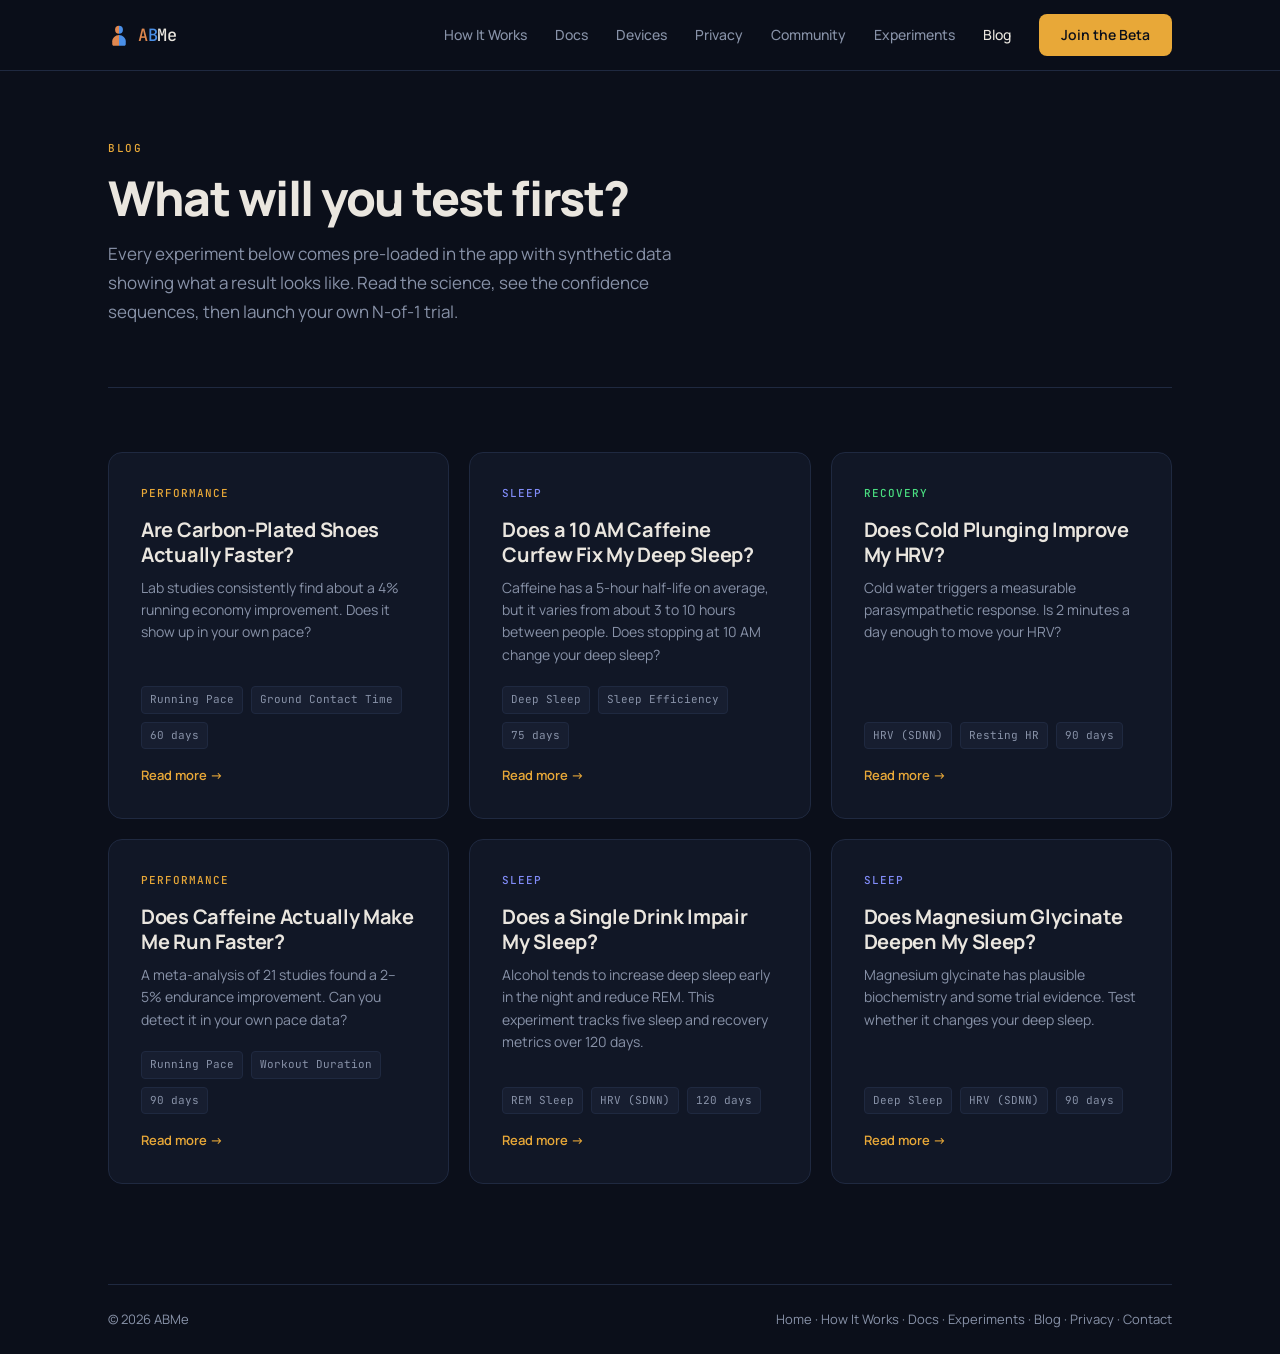
<file: blog/index.html>
<!DOCTYPE html>
<html lang="en">
<head>
<meta charset="UTF-8">
<meta name="viewport" content="width=device-width, initial-scale=1.0">
<title>ABMe Blog — Experiment Ideas</title>
<meta name="description" content="Evidence-based experiment ideas: what the research says about magnesium, caffeine, cold plunges, alcohol and racing shoes, and how to test each one on yourself.">
<link rel="canonical" href="https://getabme.com/blog/">
<meta property="og:type" content="website">
<meta property="og:site_name" content="ABMe">
<meta property="og:title" content="ABMe Blog — Experiment Ideas">
<meta property="og:description" content="Evidence-based experiment ideas: what the research says about magnesium, caffeine, cold plunges, alcohol and racing shoes, and how to test each one on yourself.">
<meta property="og:url" content="https://getabme.com/blog/">
<meta property="og:image" content="https://getabme.com/og-image.png">
<meta property="og:image:width" content="1200">
<meta property="og:image:height" content="630">
<meta name="twitter:card" content="summary_large_image">
<meta name="twitter:title" content="ABMe Blog — Experiment Ideas">
<meta name="twitter:description" content="Evidence-based experiment ideas: what the research says about magnesium, caffeine, cold plunges, alcohol and racing shoes, and how to test each one on yourself.">
<meta name="twitter:image" content="https://getabme.com/og-image.png">
<link rel="icon" type="image/svg+xml" href="../logo.svg">
<link rel="preconnect" href="https://fonts.googleapis.com">
<link rel="preconnect" href="https://fonts.gstatic.com" crossorigin>
<link href="https://fonts.googleapis.com/css2?family=Manrope:wght@300;400;500;600;700;800&family=JetBrains+Mono:wght@400;500&display=swap" rel="stylesheet">
<link rel="stylesheet" href="../assets/site.css">
<style>
  .page-hero {
    padding: 140px 0 60px;
    border-bottom: 1px solid var(--border);
  }

  .page-hero .overline {
    font-family: var(--mono);
    font-size: 11px;
    text-transform: uppercase;
    letter-spacing: 1.5px;
    color: var(--accent);
    margin-bottom: 14px;
    font-weight: 500;
  }

  .page-hero h1 {
    font-size: clamp(32px, 4vw, 48px);
    font-weight: 800;
    letter-spacing: -1.5px;
    line-height: 1.1;
    margin-bottom: 16px;
  }

  .page-hero p {
    font-size: 17px;
    color: var(--text-muted);
    max-width: 600px;
    line-height: 1.7;
  }

  .cards-section { padding: 64px 0 100px; }

  .cards-grid {
    display: grid;
    grid-template-columns: repeat(auto-fill, minmax(340px, 1fr));
    gap: 20px;
  }

  .experiment-card {
    background: var(--surface);
    border: 1px solid var(--border);
    border-radius: 14px;
    padding: 32px;
    text-decoration: none;
    color: var(--text);
    transition: all 0.2s;
    display: flex;
    flex-direction: column;
  }

  .experiment-card:hover {
    border-color: var(--accent-mid);
    transform: translateY(-2px);
    box-shadow: 0 8px 30px rgba(0,0,0,0.2);
  }

  .card-category {
    font-family: var(--mono);
    font-size: 11px;
    text-transform: uppercase;
    letter-spacing: 1px;
    font-weight: 500;
    margin-bottom: 14px;
  }

  .cat-sleep { color: var(--sleep); }
  .cat-recovery { color: var(--recovery); }
  .cat-performance { color: var(--accent); }
  .cat-nutrition { color: var(--control); }

  .experiment-card h2 {
    font-size: 20px;
    font-weight: 700;
    letter-spacing: -0.3px;
    margin-bottom: 10px;
    line-height: 1.25;
  }

  .experiment-card .hypothesis {
    font-size: 14px;
    color: var(--text-muted);
    line-height: 1.6;
    margin-bottom: 20px;
    flex: 1;
  }

  .card-meta {
    display: flex;
    flex-wrap: wrap;
    gap: 8px;
    margin-top: auto;
  }

  .meta-tag {
    font-family: var(--mono);
    font-size: 11px;
    background: var(--surface-2);
    border: 1px solid var(--border);
    padding: 4px 8px;
    border-radius: 4px;
    color: var(--text-muted);
  }

  .read-more {
    display: inline-flex;
    align-items: center;
    gap: 6px;
    font-size: 13px;
    font-weight: 600;
    color: var(--accent);
    margin-top: 16px;
  }

  @media (max-width: 768px) {
    .cards-grid { grid-template-columns: 1fr; }
    .page-hero { padding: 110px 0 40px; }
    .cards-section { padding: 40px 0 64px; }
  }
</style>
<script type="application/ld+json">
{"@context": "https://schema.org", "@graph": [{"@type": "CollectionPage", "@id": "https://getabme.com/blog/#webpage", "url": "https://getabme.com/blog/", "name": "ABMe Blog — Experiment Ideas", "description": "Evidence-based experiment ideas: what the research says about magnesium, caffeine, cold plunges, alcohol and racing shoes, and how to test each one on yourself.", "isPartOf": {"@id": "https://getabme.com/#website"}, "publisher": {"@id": "https://getabme.com/#organization"}, "inLanguage": "en"}, {"@type": "BreadcrumbList", "itemListElement": [{"@type": "ListItem", "position": 1, "name": "Home", "item": "https://getabme.com/"}, {"@type": "ListItem", "position": 2, "name": "Blog", "item": "https://getabme.com/blog/"}]}]}
</script>
</head>
<body>

<nav>
  <div class="nav-inner">
    <a class="logo" href="/"><svg width="22" height="24" viewBox="0 0 200 220" xmlns="http://www.w3.org/2000/svg" aria-hidden="true"><defs><clipPath id="nl"><rect x="0" y="0" width="100" height="220"/></clipPath><clipPath id="nr"><rect x="100" y="0" width="100" height="220"/></clipPath></defs><circle cx="100" cy="62" r="36" clip-path="url(#nl)" fill="rgb(224,135,79)"/><circle cx="100" cy="62" r="36" clip-path="url(#nr)" fill="rgb(74,143,232)"/><path d="M100,110 C65,110 38,138 38,168 L38,195 C38,203 44,209 52,209 L100,209 Z" clip-path="url(#nl)" fill="rgb(224,135,79)"/><path d="M100,110 C135,110 162,138 162,168 L162,195 C162,203 156,209 148,209 L100,209 Z" clip-path="url(#nr)" fill="rgb(74,143,232)"/></svg><span><span class="a">A</span><span class="b">B</span>Me</span></a>
    <div class="nav-links" id="nav-menu">
      <a href="/how-it-works/">How It Works</a>
      <a href="/docs/">Docs</a>
      <a href="/#hardware" class="nav-anchor">Devices</a>
      <a href="/#privacy" class="nav-anchor">Privacy</a>
      <a href="/#community" class="nav-anchor">Community</a>
      <a href="/experiments/">Experiments</a>
      <a href="/blog/" class="active">Blog</a>
    </div>
    <div class="nav-right">
      <a href="https://testflight.apple.com/join/bu77RnGP" target="_blank" rel="noopener" class="btn-primary">Join the Beta</a>
      <button class="nav-toggle" type="button" aria-expanded="false" aria-controls="nav-menu" aria-label="Open menu"><span></span><span></span><span></span></button>
    </div>
  </div>
</nav>

<div class="container">
  <div class="page-hero">
    <div class="overline">Blog</div>
    <h1>What will you test first?</h1>
    <p>Every experiment below comes pre-loaded in the app with synthetic data showing what a result looks like. Read the science, see the confidence sequences, then launch your own N-of-1 trial.</p>
  </div>

  <div class="cards-section">
    <div class="cards-grid">

      <a href="/blog/racing-shoes.html" class="experiment-card">
        <div class="card-category cat-performance">Performance</div>
        <h2>Are Carbon-Plated Shoes Actually Faster?</h2>
        <p class="hypothesis">Lab studies consistently find about a 4% running economy improvement. Does it show up in your own pace?</p>
        <div class="card-meta">
          <span class="meta-tag">Running Pace</span>
          <span class="meta-tag">Ground Contact Time</span>
          <span class="meta-tag">60 days</span>
        </div>
        <span class="read-more">Read more &rarr;</span>
      </a>

      <a href="/blog/caffeine-curfew-sleep.html" class="experiment-card">
        <div class="card-category cat-sleep">Sleep</div>
        <h2>Does a 10 AM Caffeine Curfew Fix My Deep Sleep?</h2>
        <p class="hypothesis">Caffeine has a 5-hour half-life on average, but it varies from about 3 to 10 hours between people. Does stopping at 10 AM change your deep sleep?</p>
        <div class="card-meta">
          <span class="meta-tag">Deep Sleep</span>
          <span class="meta-tag">Sleep Efficiency</span>
          <span class="meta-tag">75 days</span>
        </div>
        <span class="read-more">Read more &rarr;</span>
      </a>

      <a href="/blog/cold-plunge-recovery.html" class="experiment-card">
        <div class="card-category cat-recovery">Recovery</div>
        <h2>Does Cold Plunging Improve My HRV?</h2>
        <p class="hypothesis">Cold water triggers a measurable parasympathetic response. Is 2 minutes a day enough to move your HRV?</p>
        <div class="card-meta">
          <span class="meta-tag">HRV (SDNN)</span>
          <span class="meta-tag">Resting HR</span>
          <span class="meta-tag">90 days</span>
        </div>
        <span class="read-more">Read more &rarr;</span>
      </a>

      <a href="/blog/pre-workout-running.html" class="experiment-card">
        <div class="card-category cat-performance">Performance</div>
        <h2>Does Caffeine Actually Make Me Run Faster?</h2>
        <p class="hypothesis">A meta-analysis of 21 studies found a 2&ndash;5% endurance improvement. Can you detect it in your own pace data?</p>
        <div class="card-meta">
          <span class="meta-tag">Running Pace</span>
          <span class="meta-tag">Workout Duration</span>
          <span class="meta-tag">90 days</span>
        </div>
        <span class="read-more">Read more &rarr;</span>
      </a>

      <a href="/blog/alcohol-sleep.html" class="experiment-card">
        <div class="card-category cat-sleep">Sleep</div>
        <h2>Does a Single Drink Impair My Sleep?</h2>
        <p class="hypothesis">Alcohol tends to increase deep sleep early in the night and reduce REM. This experiment tracks five sleep and recovery metrics over 120 days.</p>
        <div class="card-meta">
          <span class="meta-tag">REM Sleep</span>
          <span class="meta-tag">HRV (SDNN)</span>
          <span class="meta-tag">120 days</span>
        </div>
        <span class="read-more">Read more &rarr;</span>
      </a>

      <a href="/blog/magnesium-deep-sleep.html" class="experiment-card">
        <div class="card-category cat-sleep">Sleep</div>
        <h2>Does Magnesium Glycinate Deepen My Sleep?</h2>
        <p class="hypothesis">Magnesium glycinate has plausible biochemistry and some trial evidence. Test whether it changes your deep sleep.</p>
        <div class="card-meta">
          <span class="meta-tag">Deep Sleep</span>
          <span class="meta-tag">HRV (SDNN)</span>
          <span class="meta-tag">90 days</span>
        </div>
        <span class="read-more">Read more &rarr;</span>
      </a>

    </div>
  </div>

  <footer>
    <span>&copy; 2026 ABMe</span>
    <span><a href="/">Home</a> &middot; <a href="/how-it-works/">How It Works</a> &middot; <a href="/docs/">Docs</a> &middot; <a href="/experiments/">Experiments</a> &middot; <a href="/blog/">Blog</a> &middot; <a href="/privacy.html">Privacy</a> &middot; <a href="mailto:support@getabme.com">Contact</a></span>
  </footer>
</div>

<script src="../assets/site.js" defer></script>
</body>
</html>
</file>
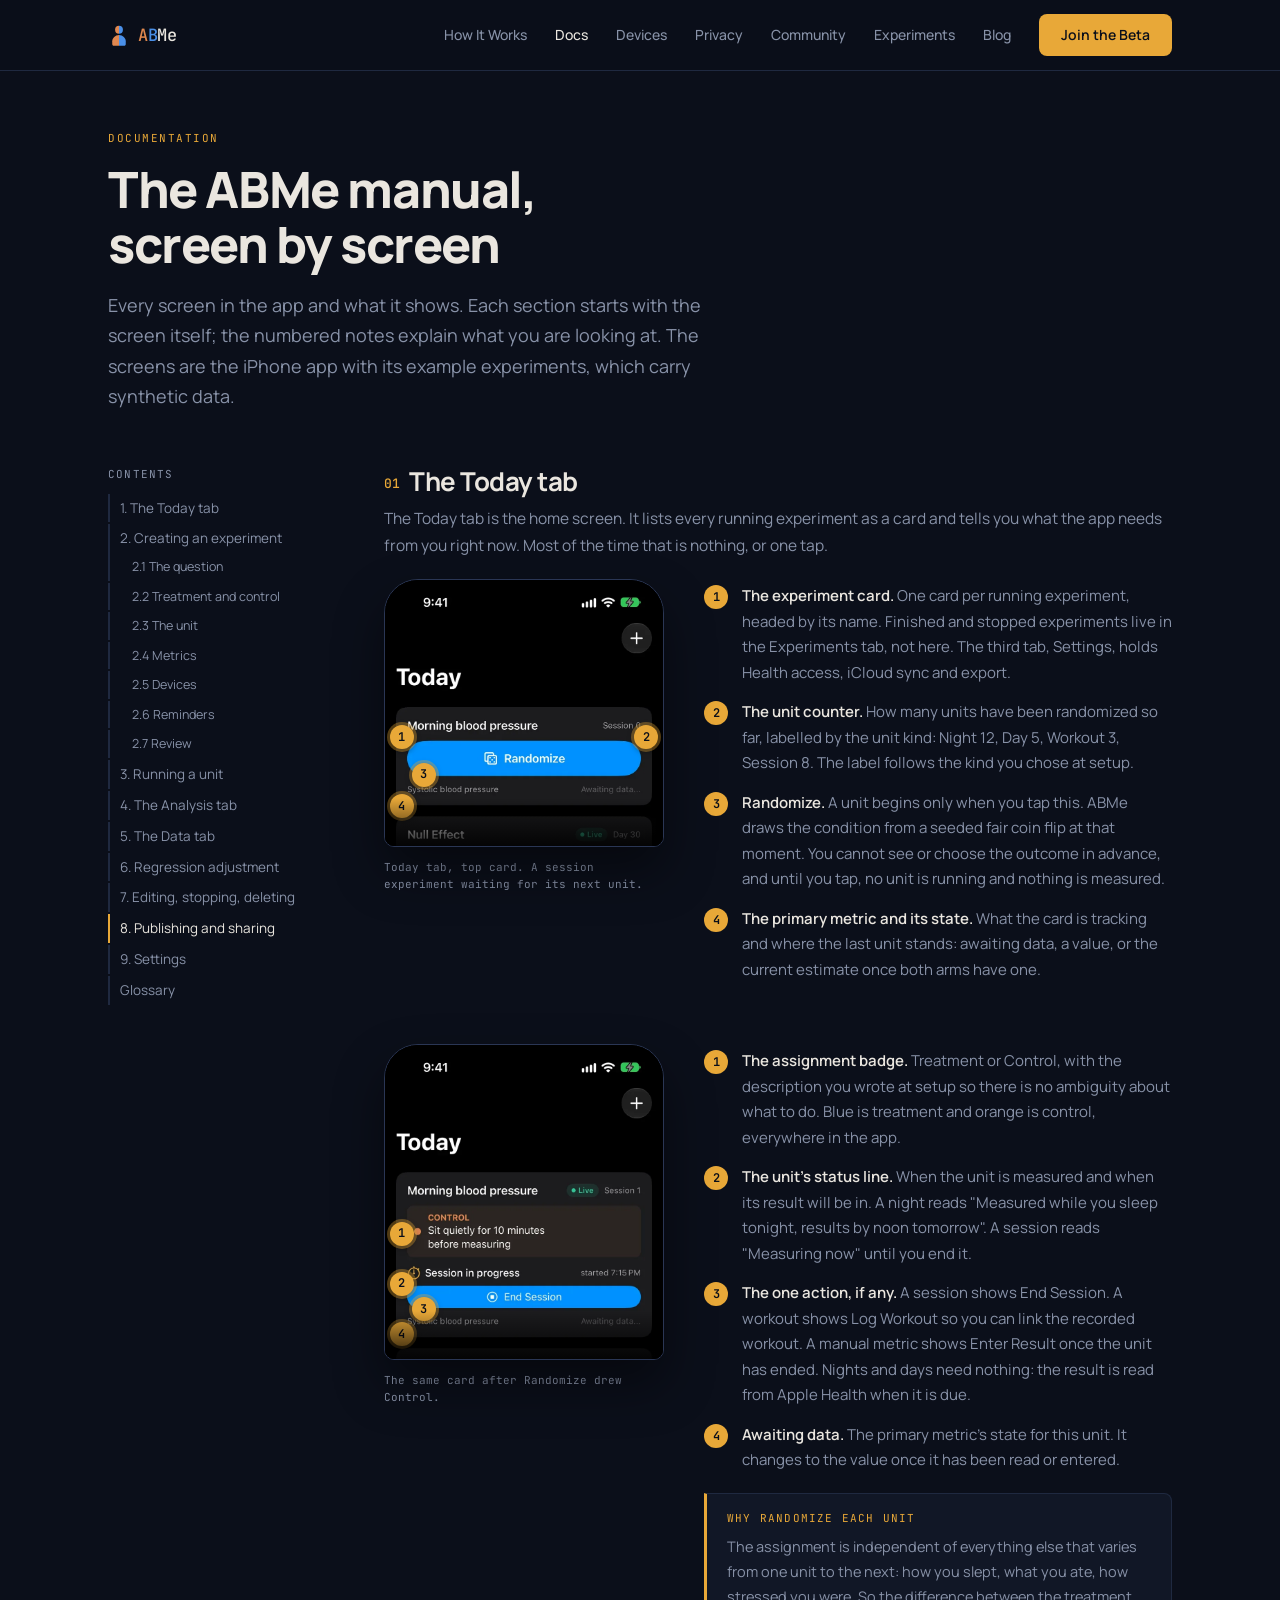
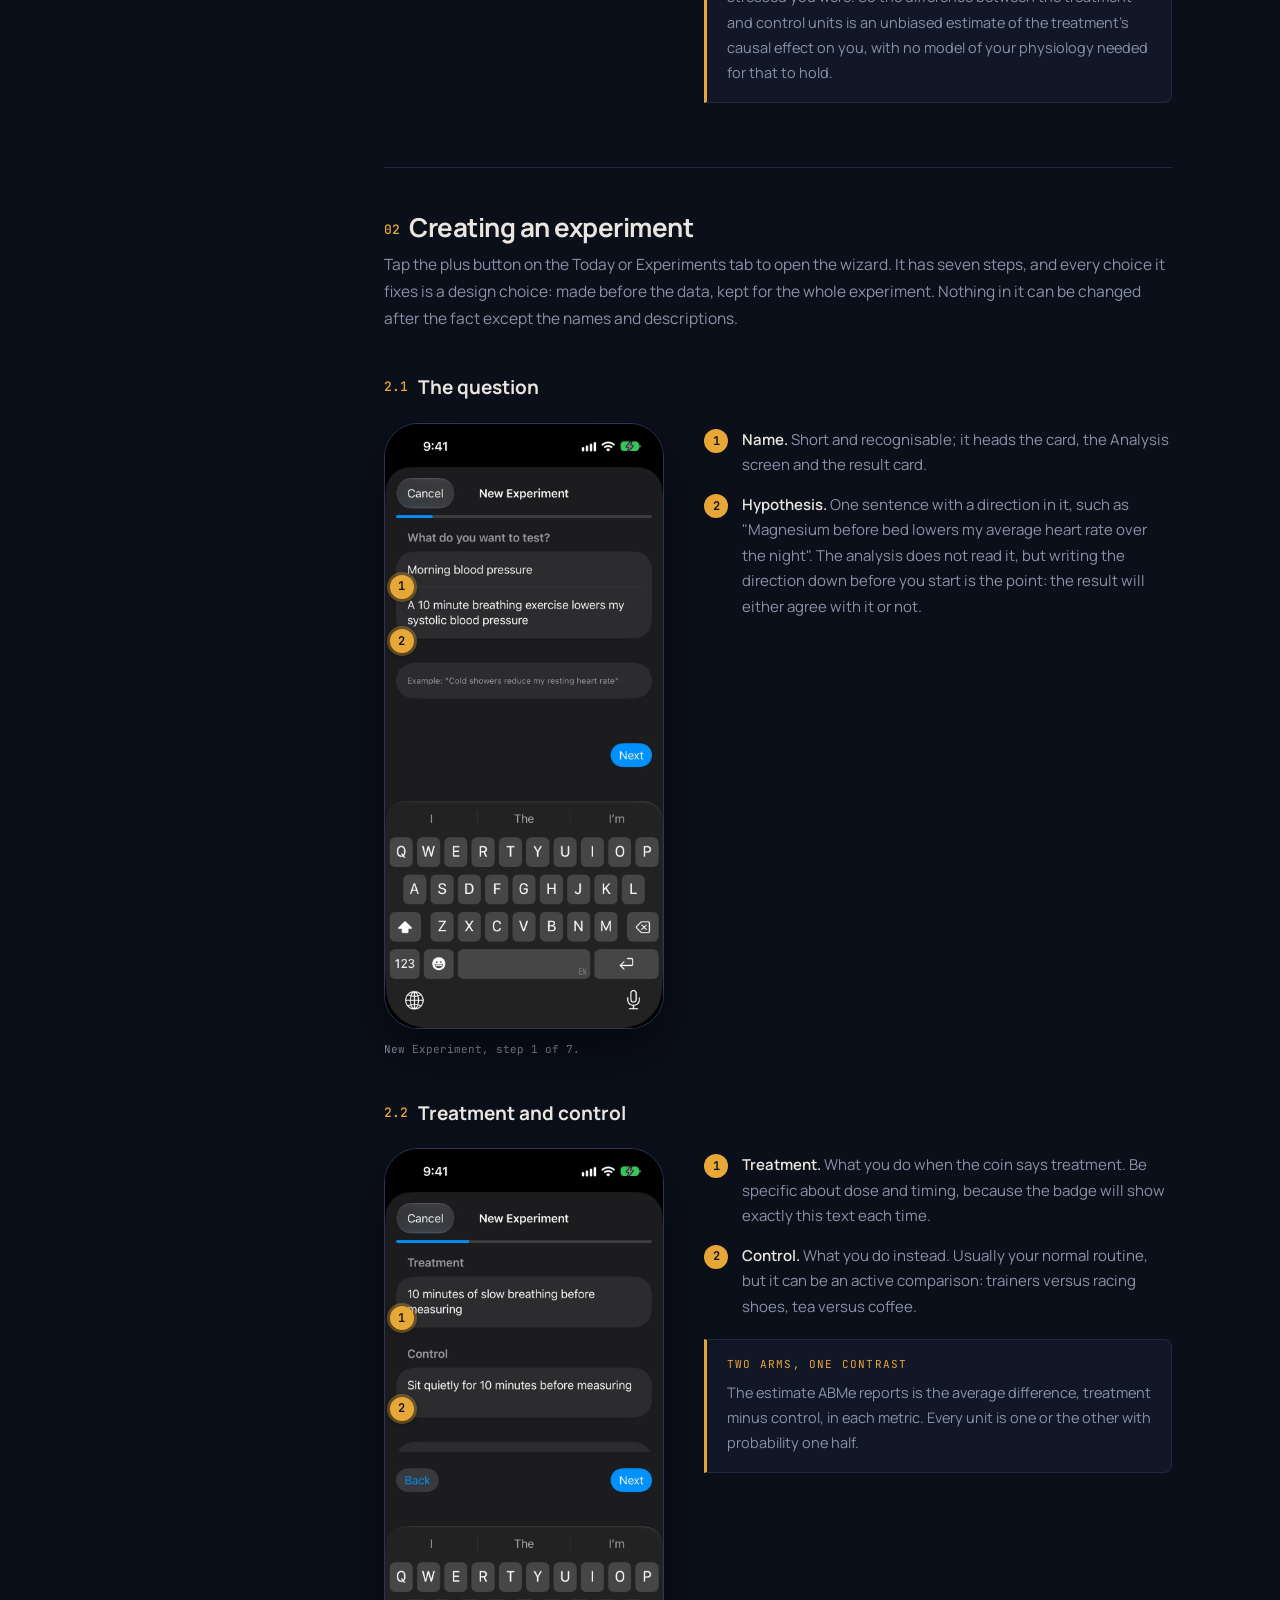
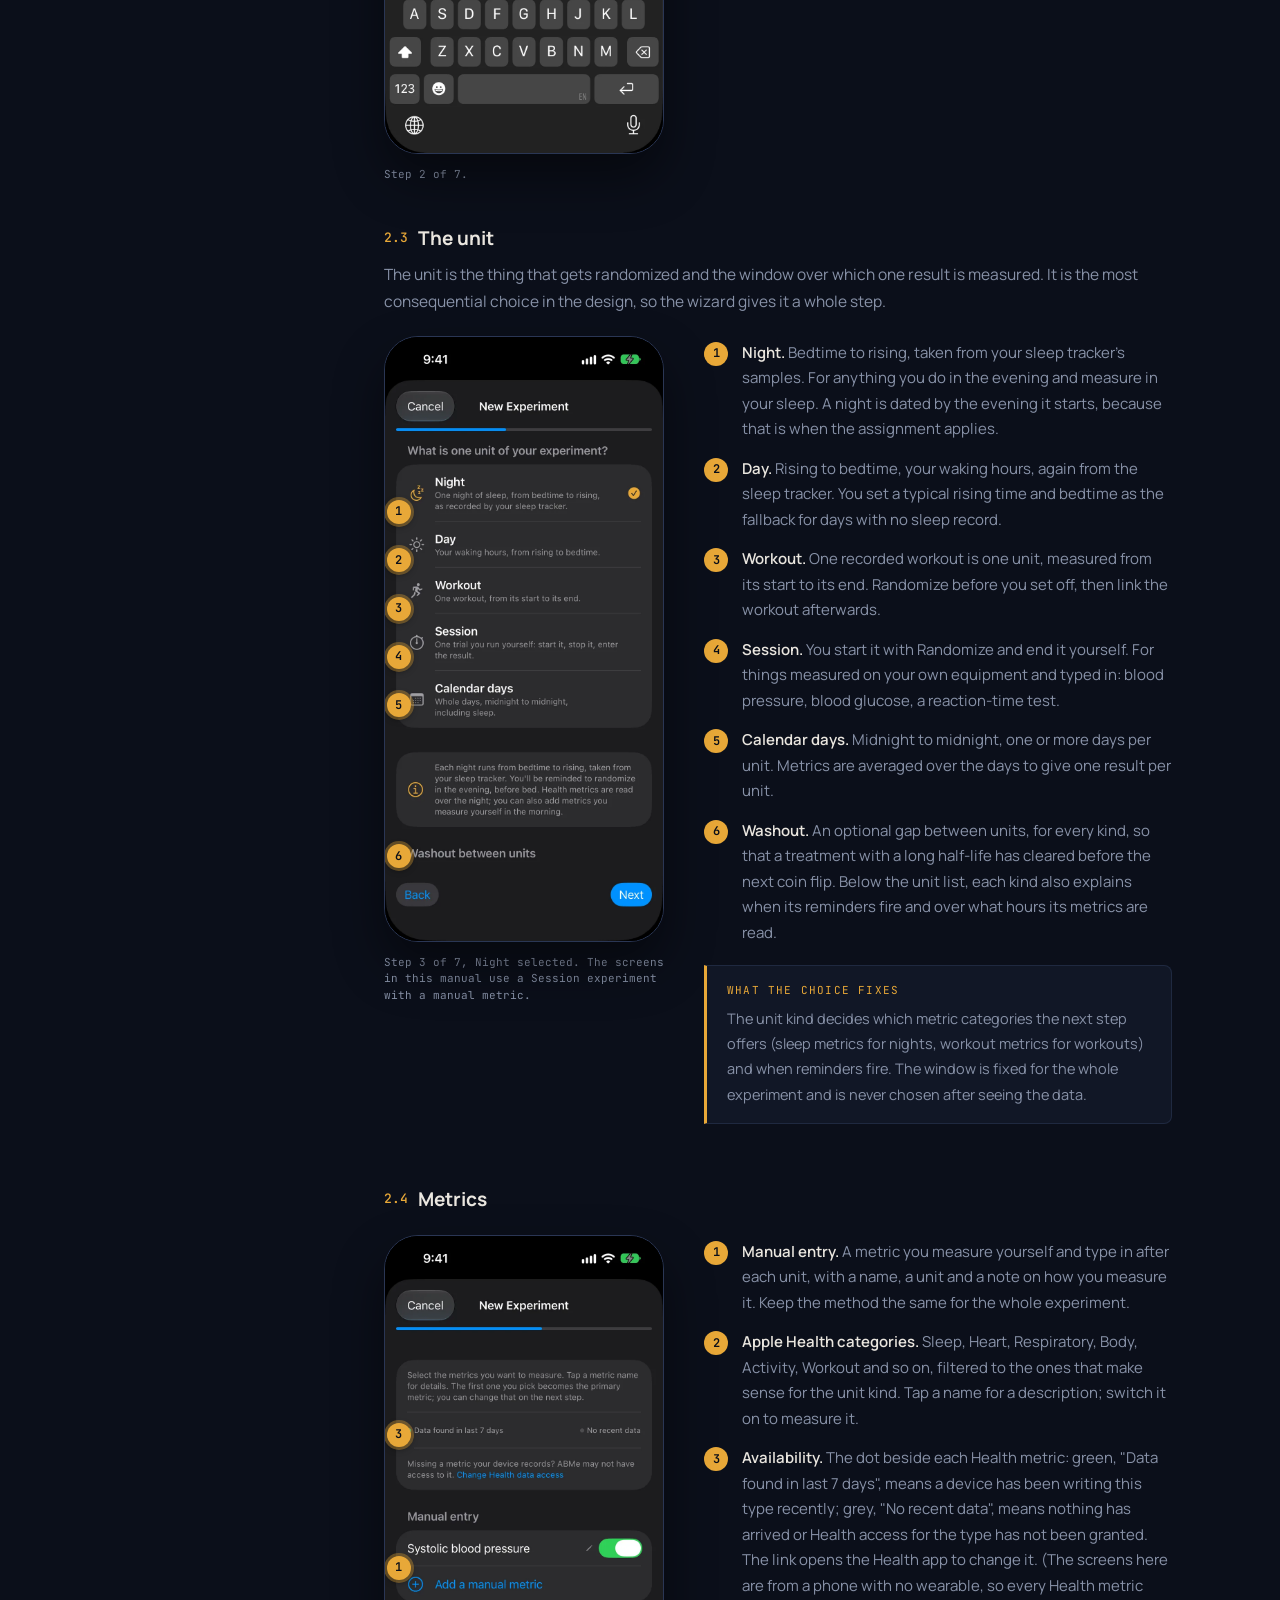
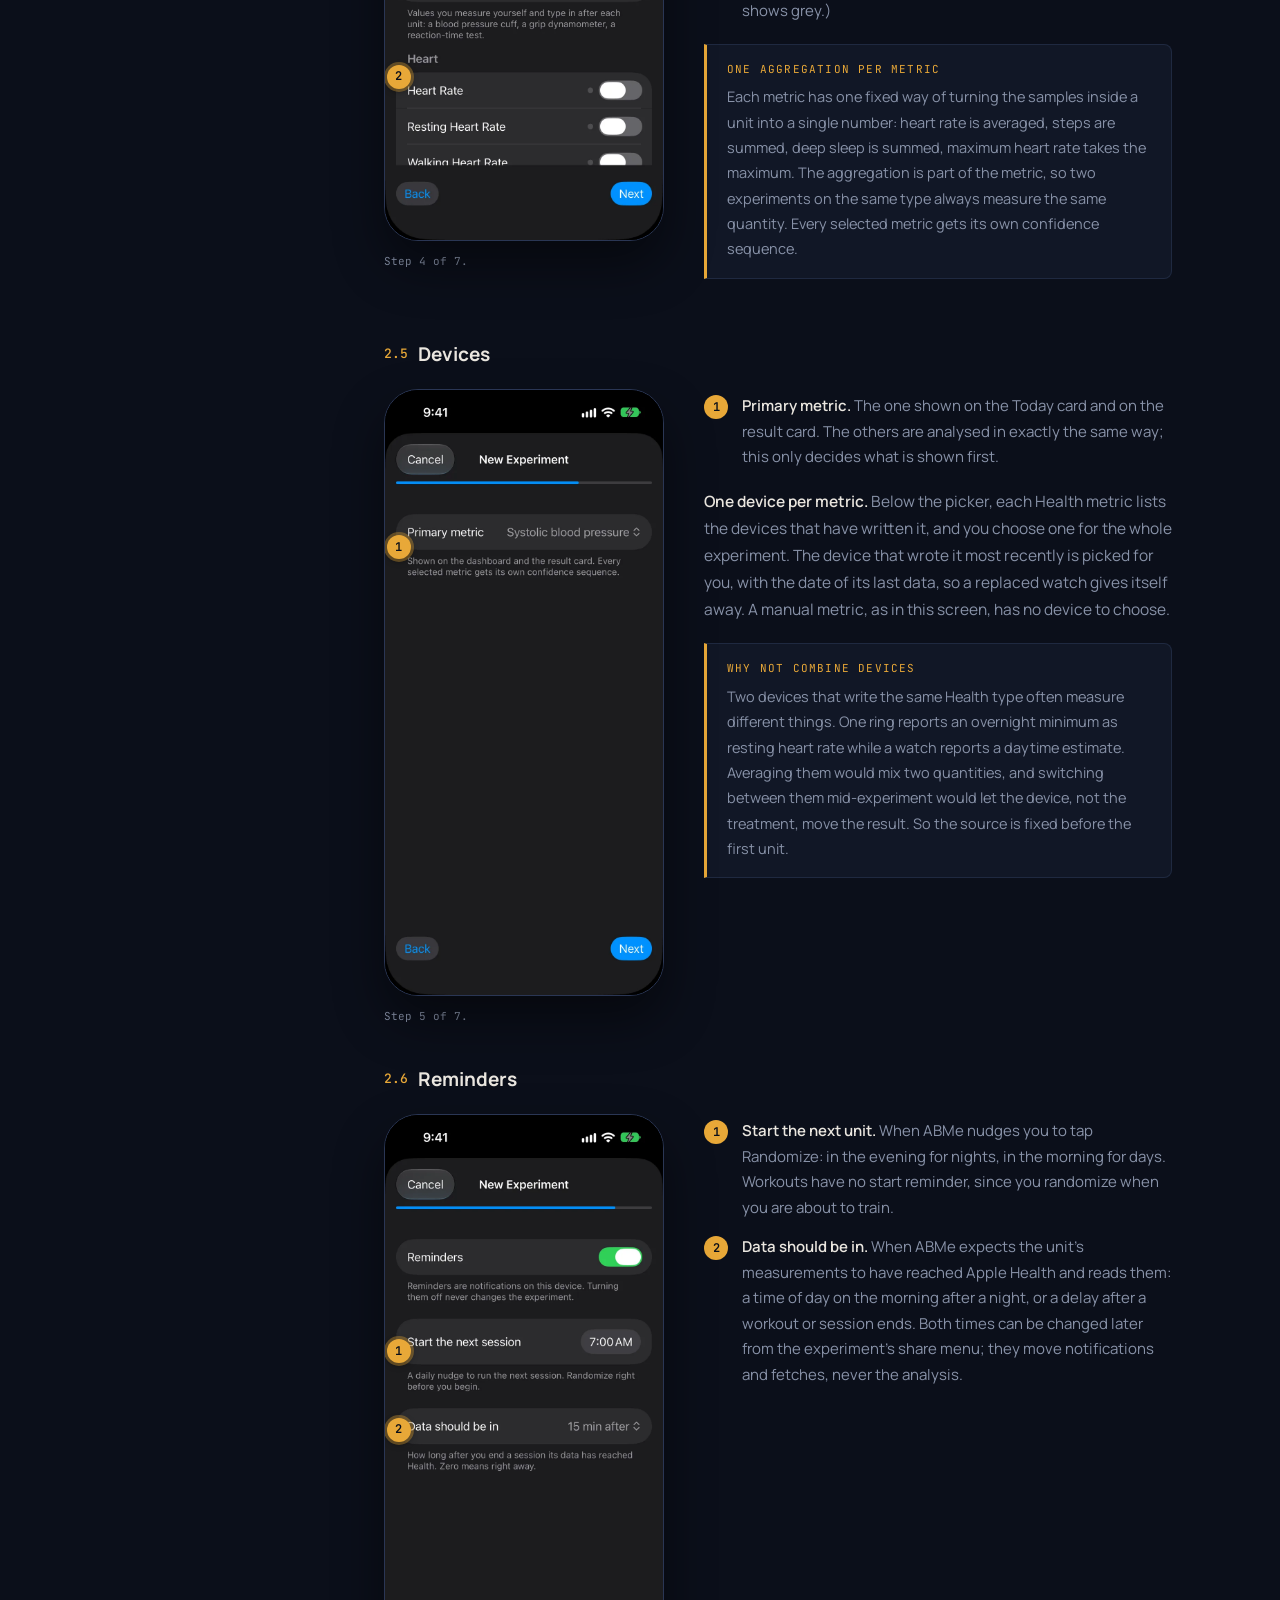
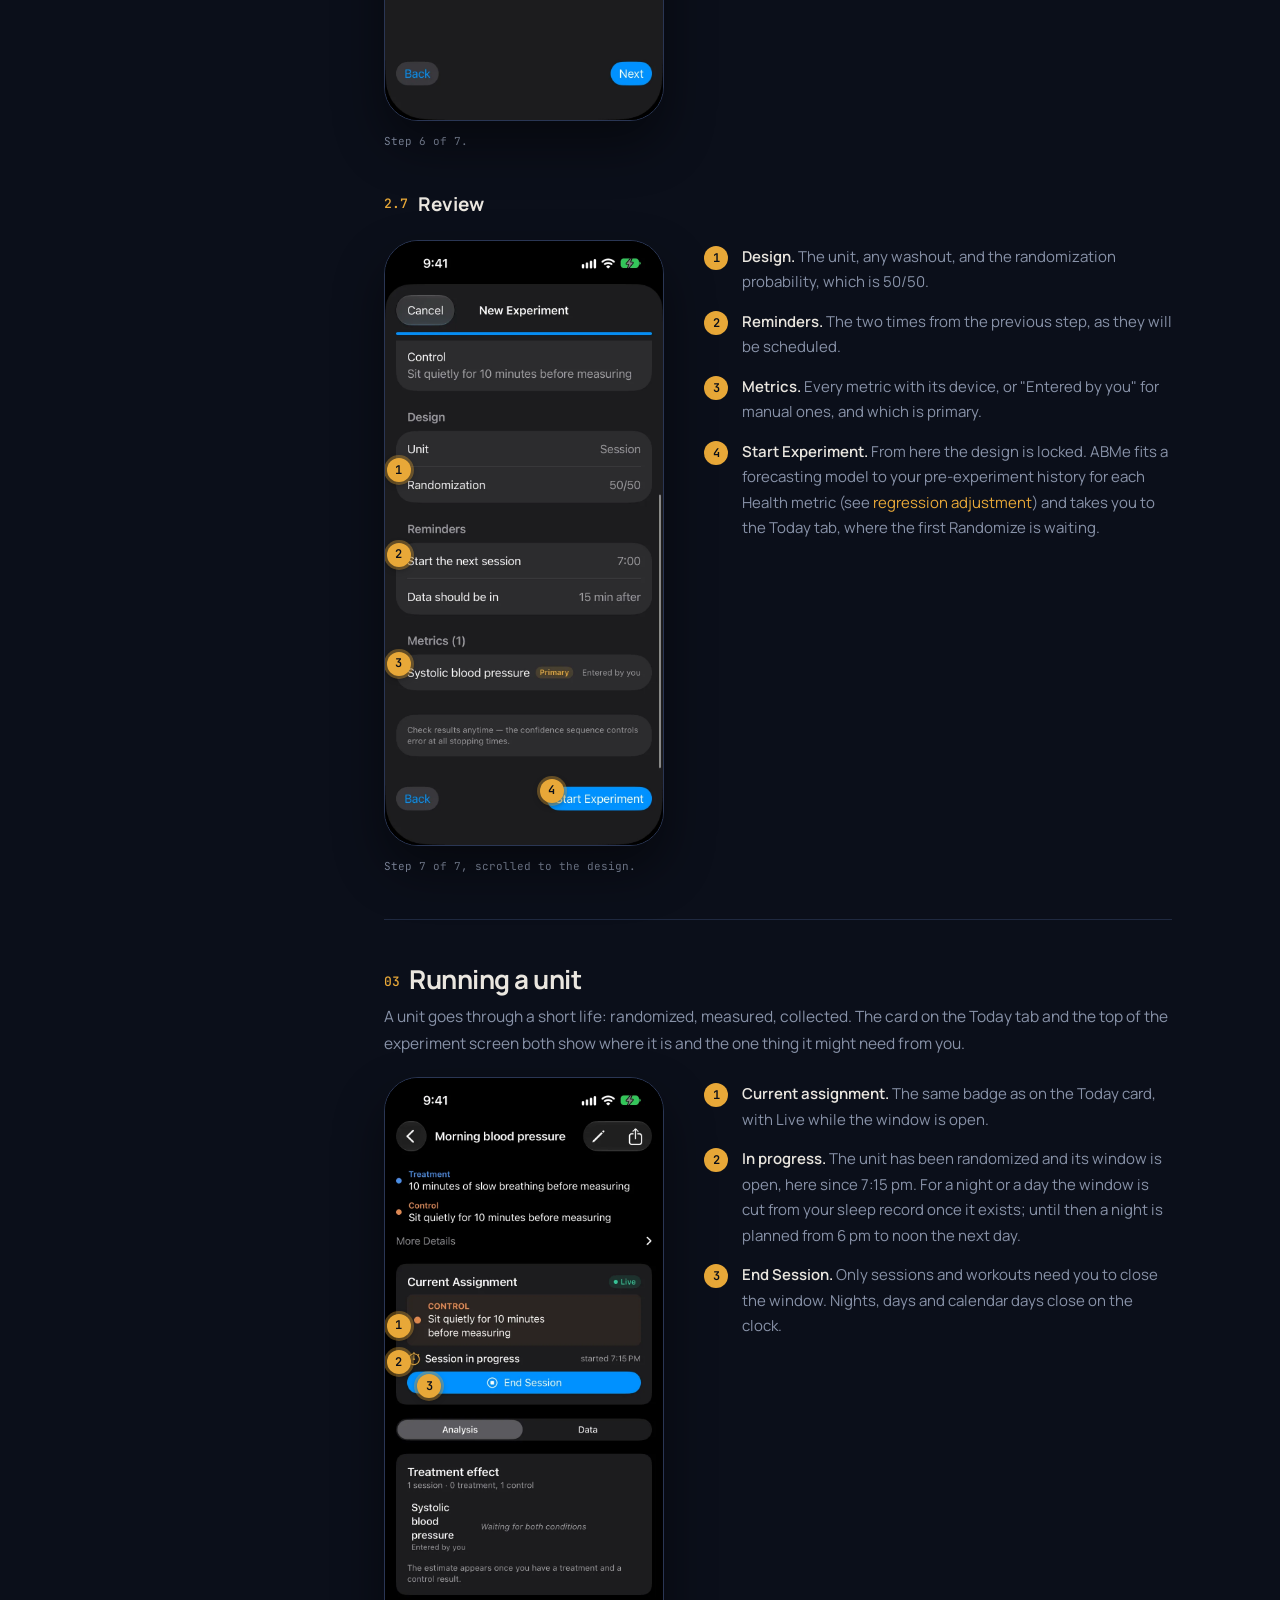
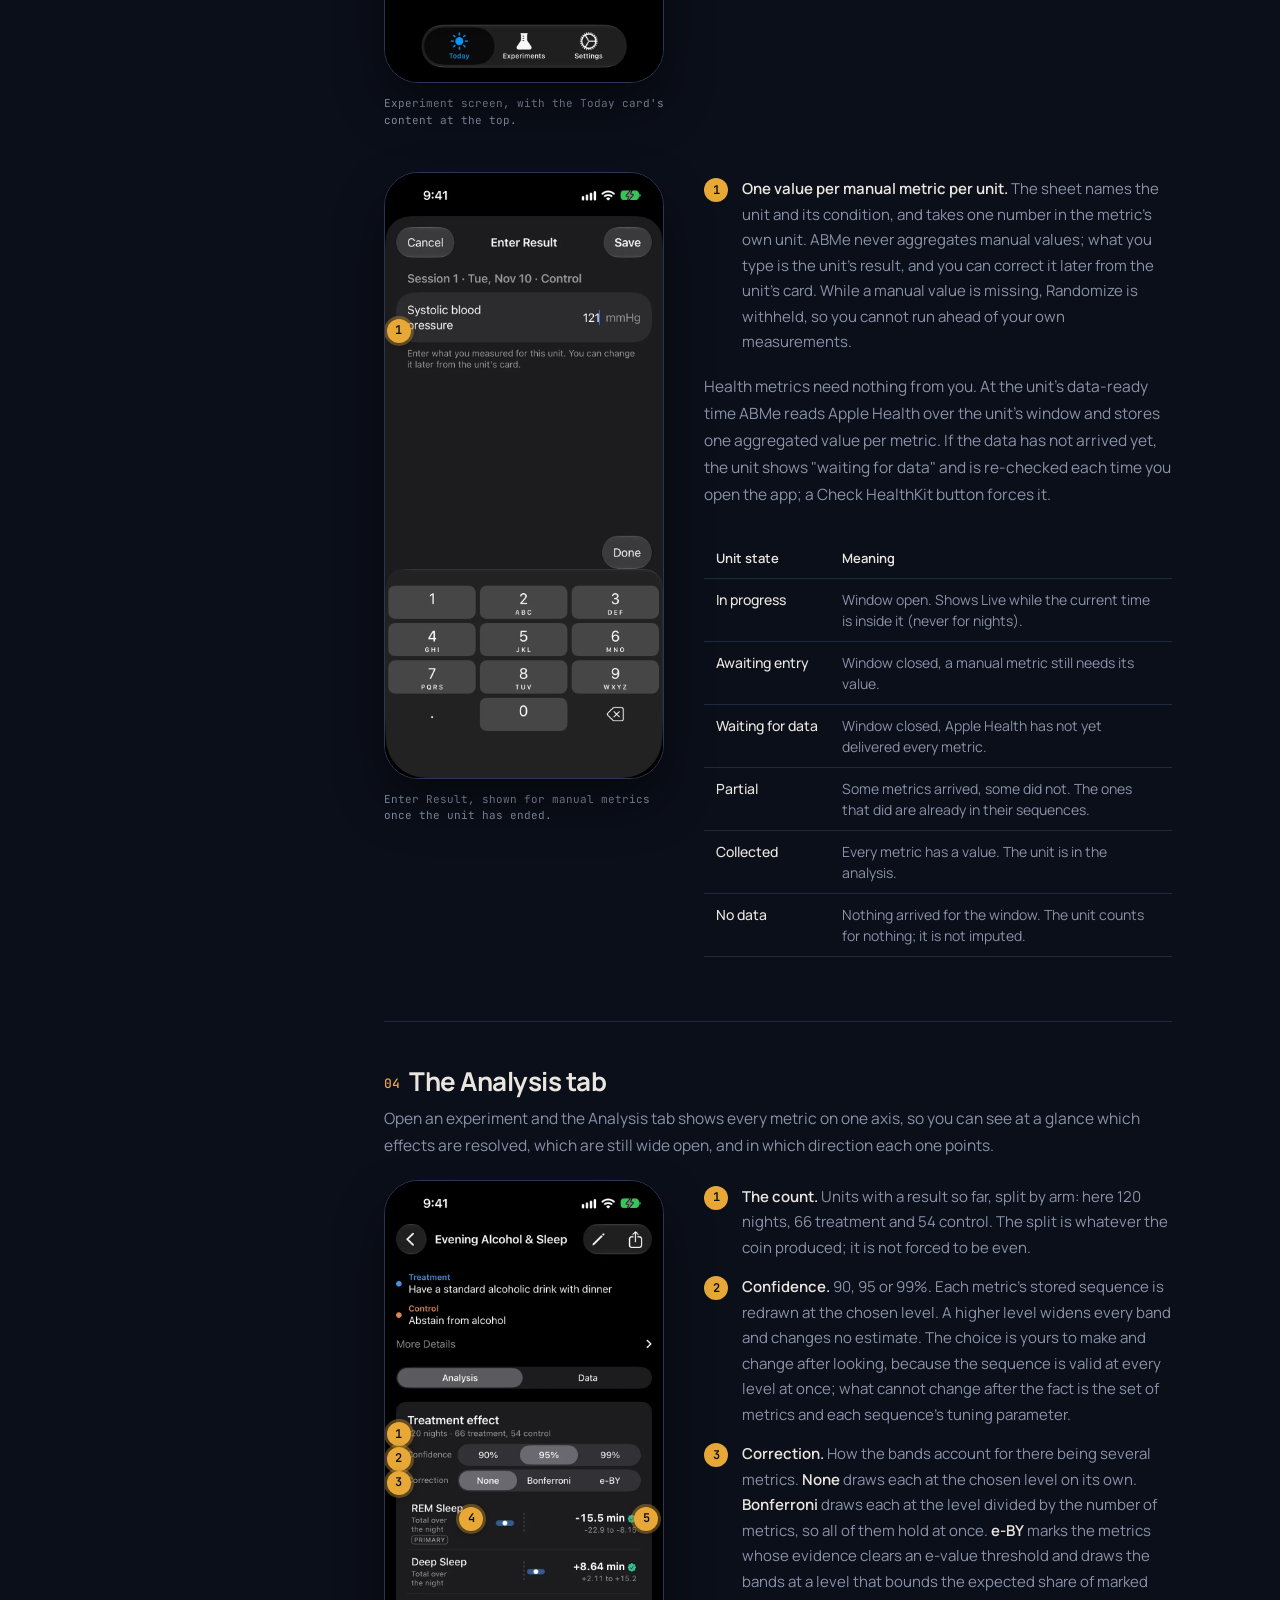
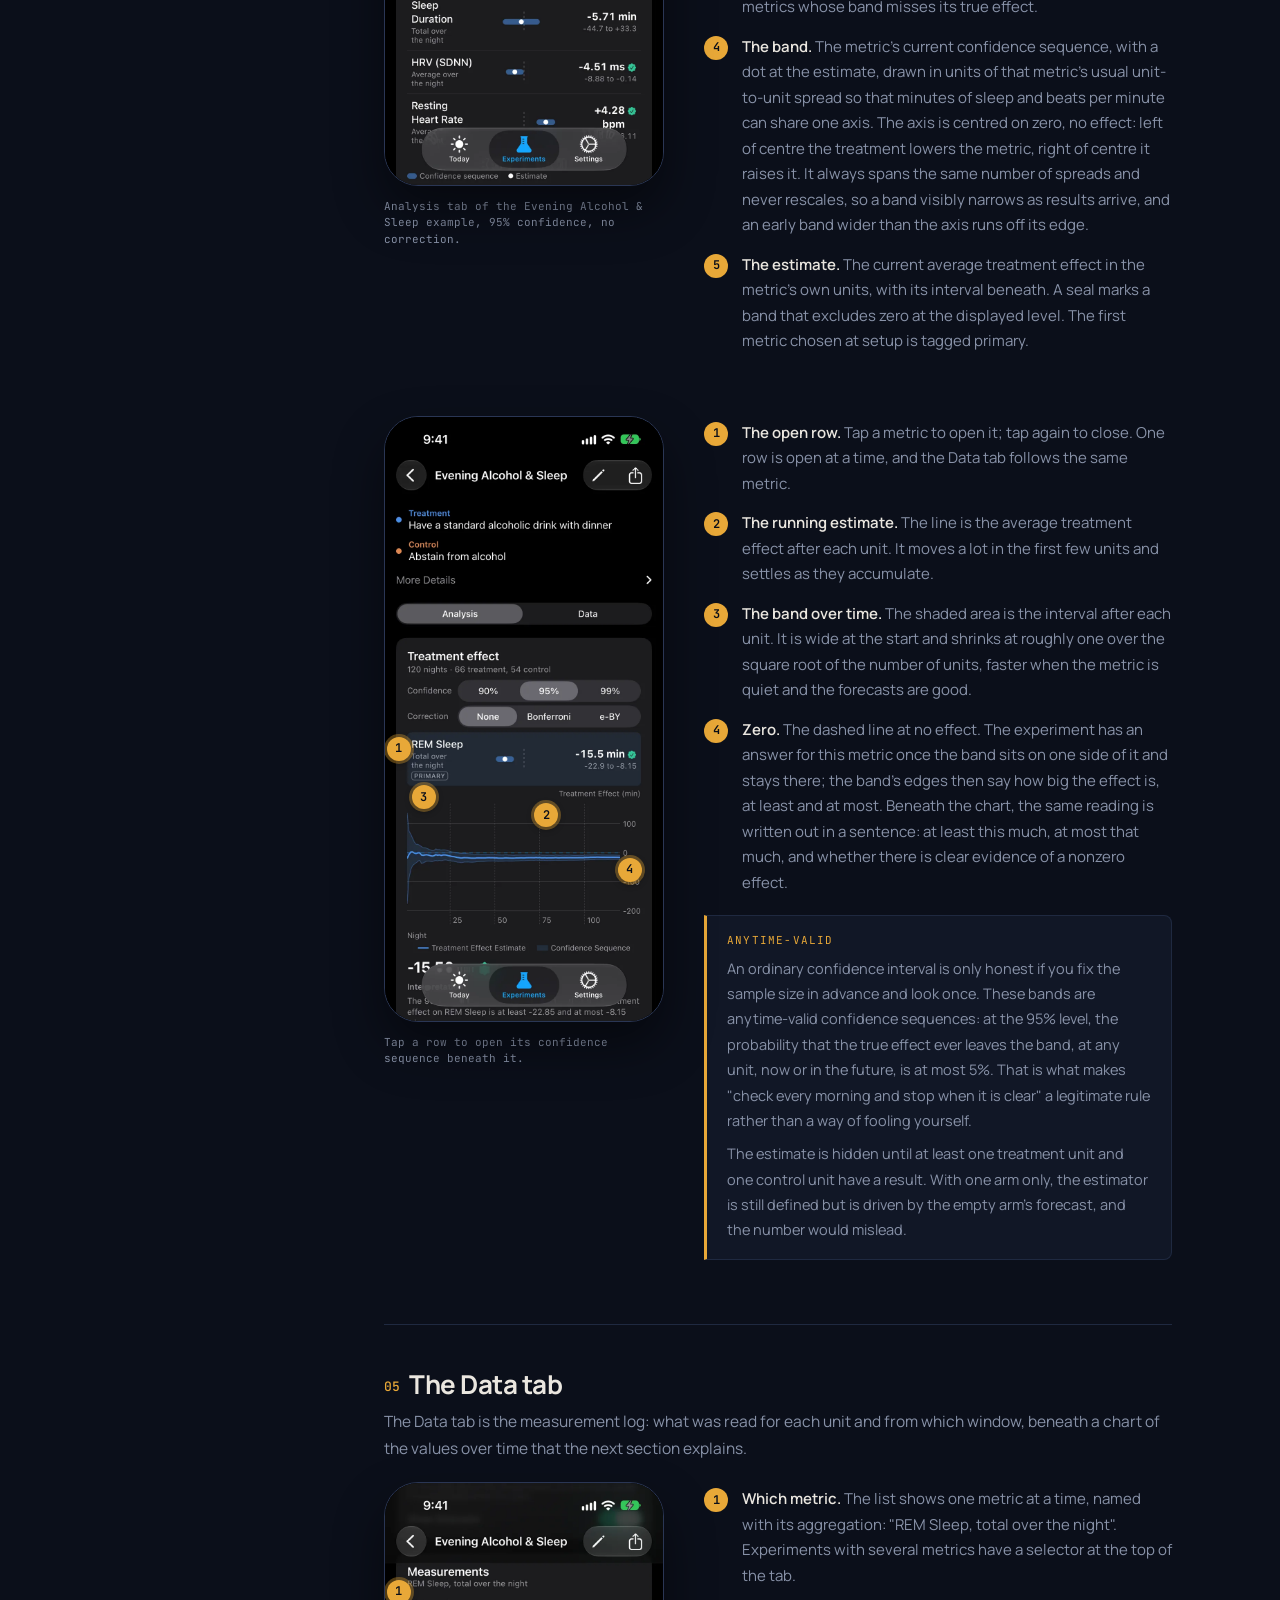
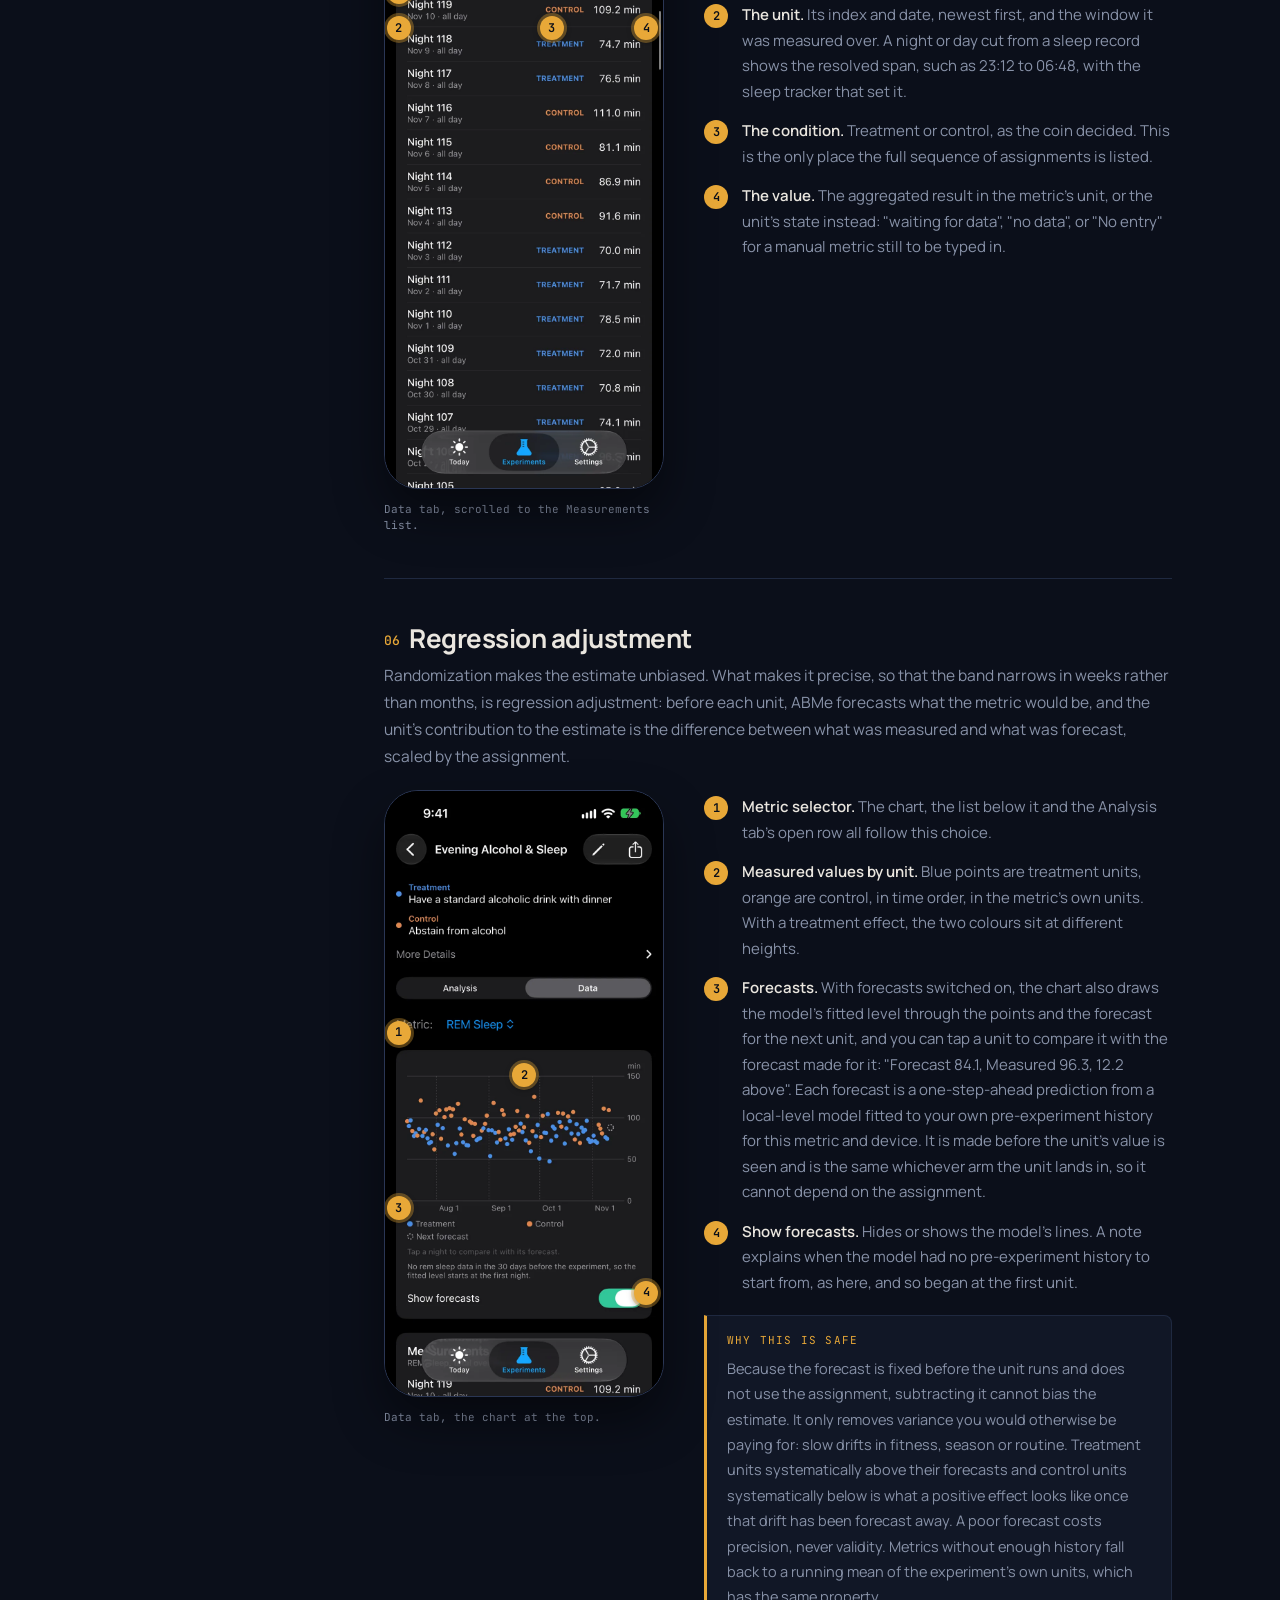
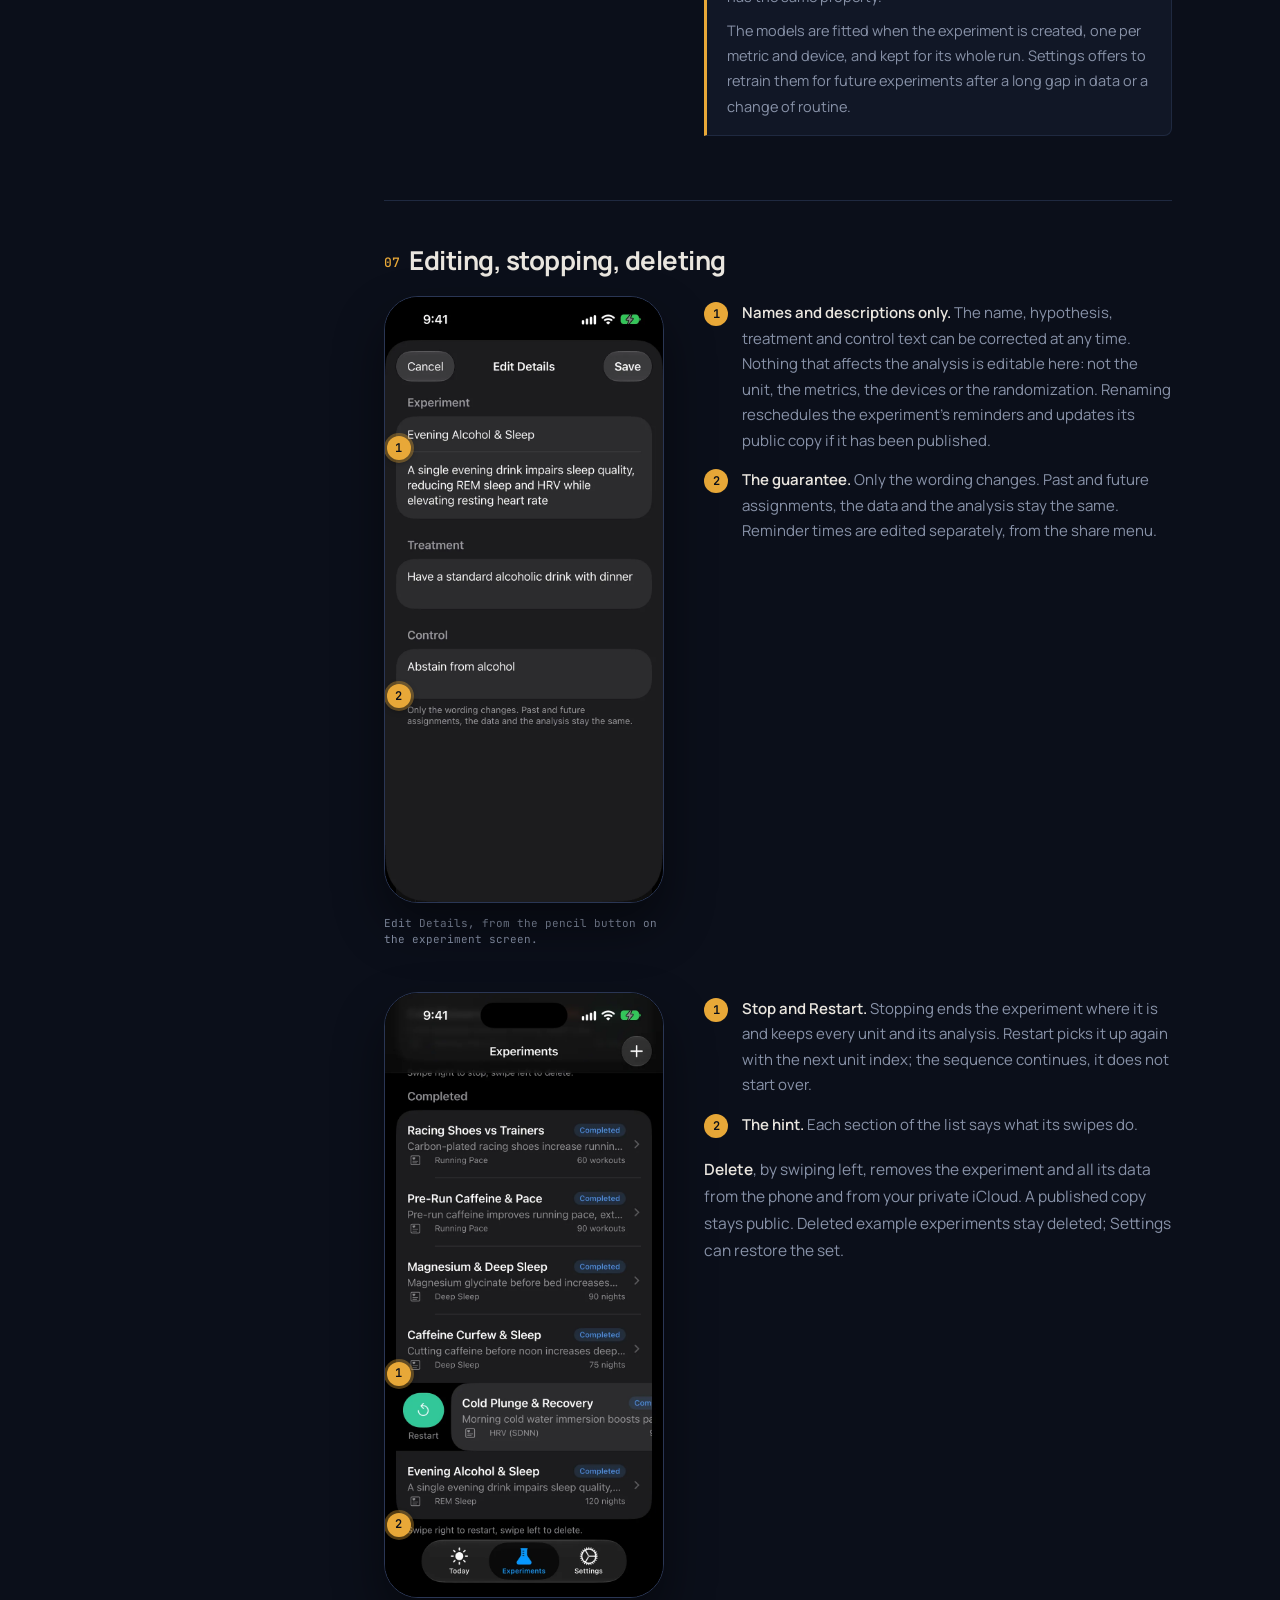
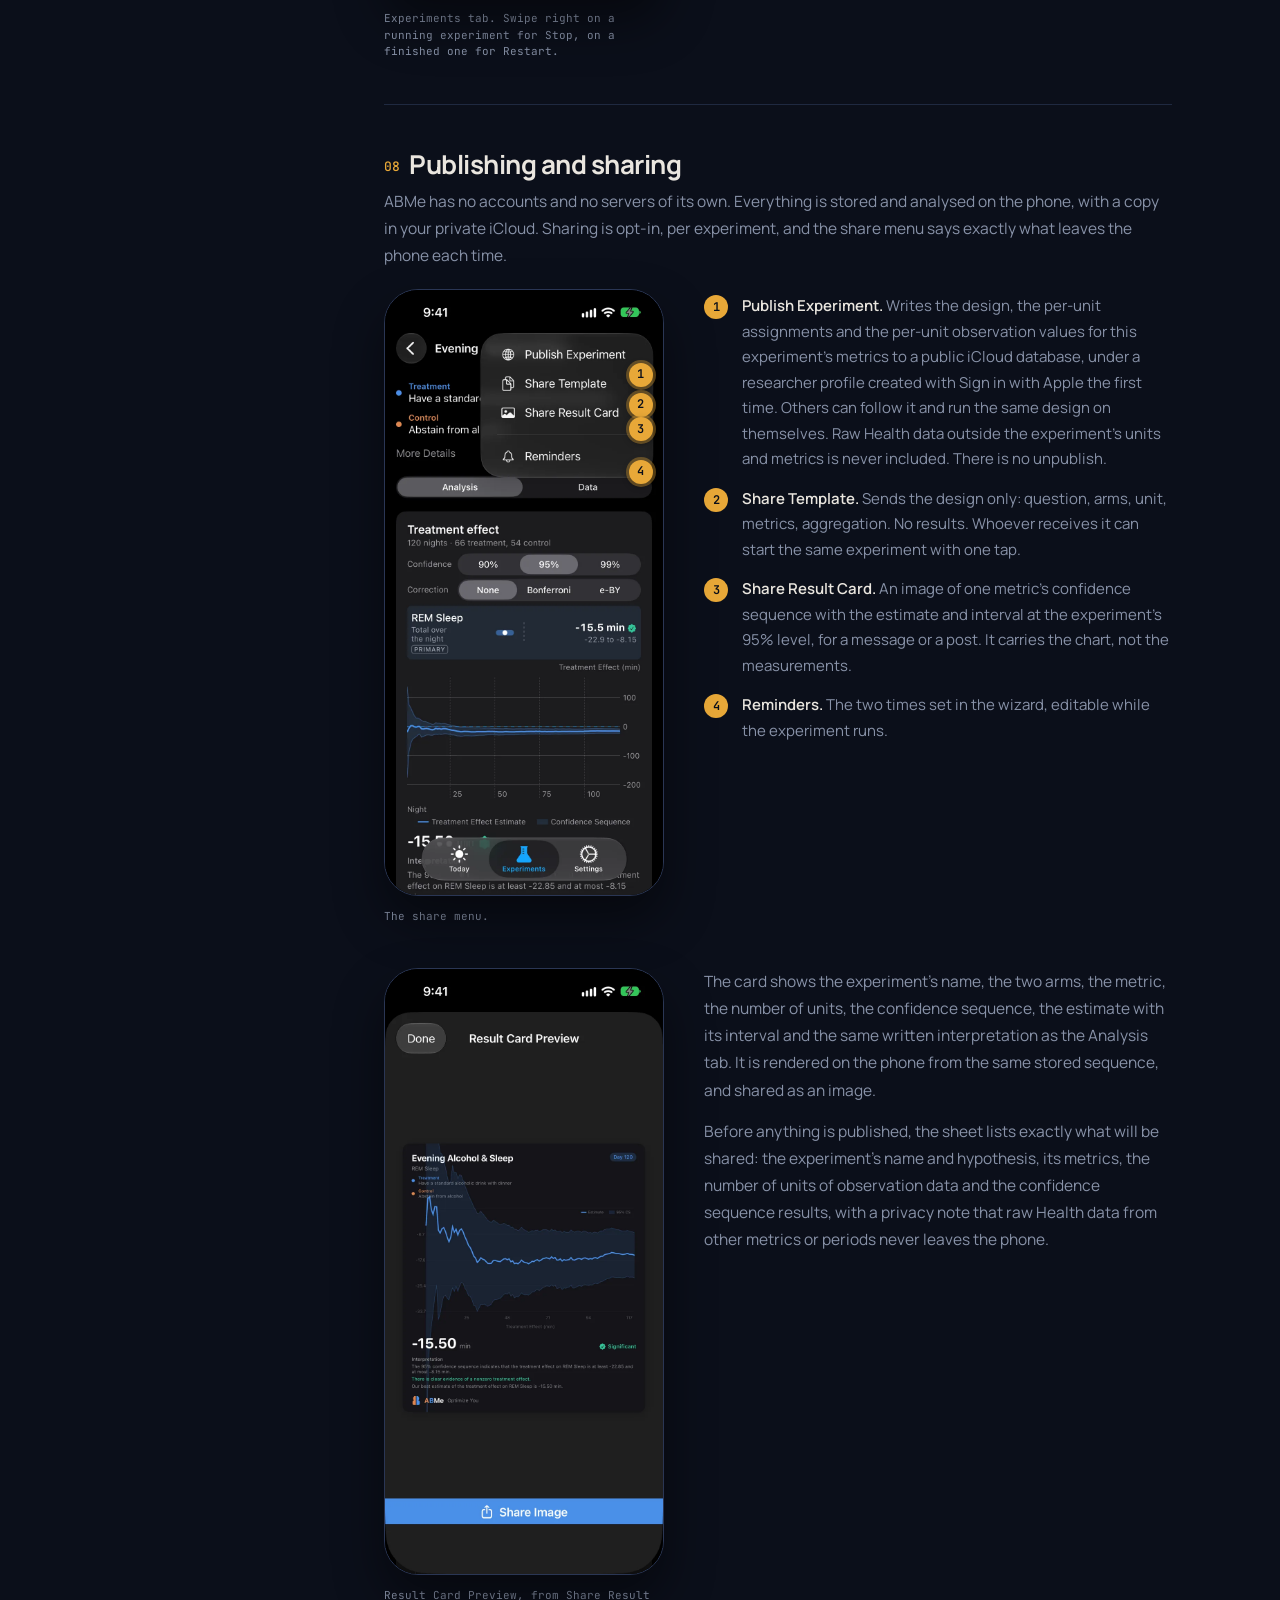
<file: docs/index.html>
<!DOCTYPE html>
<html lang="en">
<head>
<meta charset="UTF-8">
<meta name="viewport" content="width=device-width, initial-scale=1.0">
<title>Docs — ABMe</title>
<meta name="description" content="The ABMe manual, screen by screen: the Today tab, the experiment wizard, running a unit, the Analysis and Data tabs, regression adjustment, sharing and settings.">
<link rel="canonical" href="https://getabme.com/docs/">
<meta property="og:type" content="website">
<meta property="og:site_name" content="ABMe">
<meta property="og:title" content="Docs — ABMe">
<meta property="og:description" content="The ABMe manual, screen by screen: every screen in the app and what it shows.">
<meta property="og:url" content="https://getabme.com/docs/">
<meta property="og:image" content="https://getabme.com/og-image.png">
<meta property="og:image:width" content="1200">
<meta property="og:image:height" content="630">
<meta name="twitter:card" content="summary_large_image">
<meta name="twitter:title" content="Docs — ABMe">
<meta name="twitter:description" content="The ABMe manual, screen by screen: every screen in the app and what it shows.">
<meta name="twitter:image" content="https://getabme.com/og-image.png">
<link rel="icon" type="image/svg+xml" href="../logo.svg">
<link rel="preconnect" href="https://fonts.googleapis.com">
<link rel="preconnect" href="https://fonts.gstatic.com" crossorigin>
<link href="https://fonts.googleapis.com/css2?family=Manrope:wght@300;400;500;600;700;800&family=JetBrains+Mono:wght@400;500&display=swap" rel="stylesheet">
<link rel="stylesheet" href="../assets/site.css">
<script type="application/ld+json">
{"@context": "https://schema.org", "@graph": [{"@type": "TechArticle", "@id": "https://getabme.com/docs/#article", "url": "https://getabme.com/docs/", "headline": "ABMe documentation", "description": "The ABMe manual, screen by screen: every screen in the app and what it shows.", "isPartOf": {"@id": "https://getabme.com/#website"}, "publisher": {"@id": "https://getabme.com/#organization"}, "inLanguage": "en"}, {"@type": "BreadcrumbList", "itemListElement": [{"@type": "ListItem", "position": 1, "name": "Home", "item": "https://getabme.com/"}, {"@type": "ListItem", "position": 2, "name": "Docs", "item": "https://getabme.com/docs/"}]}]}
</script>
<style>
  /* Page header */
  .page-hero { padding: 130px 0 40px; max-width: 760px; }
  .overline { font-family: var(--mono); font-size: 11px; text-transform: uppercase; letter-spacing: 1.5px; color: var(--accent); margin-bottom: 14px; }
  .page-hero h1 { font-size: clamp(32px, 5vw, 50px); font-weight: 800; letter-spacing: -1.4px; line-height: 1.1; margin-bottom: 18px; text-wrap: balance; }
  .page-hero .lede { font-size: 18px; color: var(--text-muted); line-height: 1.7; max-width: 620px; }

  /* Two columns: contents rail and the manual */
  .docs { display: grid; grid-template-columns: 220px minmax(0, 1fr); gap: 56px; align-items: start; padding-bottom: 60px; }
  .docs > * { min-width: 0; }
  .toc { position: sticky; top: calc(var(--nav-height) + 20px); font-size: 13.5px; max-height: calc(100vh - var(--nav-height) - 40px); overflow-y: auto; }
  .toc-title { font-family: var(--mono); font-size: 11px; text-transform: uppercase; letter-spacing: 1.2px; color: var(--text-muted); margin-bottom: 10px; }
  .toc ol { list-style: none; display: flex; flex-direction: column; gap: 2px; }
  .toc a { display: block; color: var(--text-muted); text-decoration: none; padding: 5px 10px; border-left: 2px solid var(--border); line-height: 1.4; }
  .toc a:hover, .toc a.on { color: var(--text); border-left-color: var(--accent); }
  .toc .sub a { padding-left: 22px; font-size: 12.5px; }

  /* Sections */
  section { padding: 44px 0; border-top: 1px solid var(--border); }
  section:first-of-type { border-top: 0; padding-top: 0; }
  h2 { font-size: 26px; font-weight: 700; letter-spacing: -0.5px; line-height: 1.2; margin-bottom: 8px; text-wrap: balance; }
  h2 .n, h3 .n { font-family: var(--mono); font-size: 13px; color: var(--accent); font-weight: 500; margin-right: 10px; vertical-align: 3px; }
  h3 { font-size: 19px; font-weight: 700; margin: 0 0 8px; }
  .sub-section { margin-top: 40px; }
  p { font-size: 15.5px; color: var(--text-muted); line-height: 1.75; margin-bottom: 14px; }
  p strong, li strong { color: var(--text); font-weight: 600; }
  p a, li a { color: var(--accent); text-decoration: none; }
  p a:hover, li a:hover { text-decoration: underline; }
  code { font-family: var(--mono); font-size: 0.9em; color: var(--text); }

  /* Screenshot + callouts */
  .pair { display: grid; grid-template-columns: 280px minmax(0, 1fr); gap: 40px; align-items: start; margin-top: 20px; }
  .pair + .pair { margin-top: 44px; }
  .pair.two { grid-template-columns: 280px 280px; }
  .shot { position: sticky; top: calc(var(--nav-height) + 20px); }
  .frame { position: relative; border-radius: 34px; overflow: hidden; border: 1px solid var(--border-light); background: #000; box-shadow: 0 24px 50px rgba(0,0,0,.45); }
  .frame img { display: block; width: 100%; height: auto; }
  .frame.cut { border-radius: 34px 34px 10px 10px; }
  .frame.cut::after { content: ""; position: absolute; left: 0; right: 0; bottom: 0; height: 48px; background: linear-gradient(to bottom, rgba(0,0,0,0), rgba(0,0,0,.85)); pointer-events: none; }
  .frame .mk { position: absolute; width: 24px; height: 24px; margin: -12px 0 0 -12px; border-radius: 50%; background: var(--accent); color: #0b0f1a; font-family: var(--mono); font-size: 12px; font-weight: 600; display: flex; align-items: center; justify-content: center; box-shadow: 0 0 0 3px rgba(232,168,56,.35), 0 2px 6px rgba(0,0,0,.5); }
  figcaption { font-family: var(--mono); font-size: 11px; color: var(--text-muted); margin-top: 12px; line-height: 1.5; }
  .callouts { list-style: none; display: flex; flex-direction: column; gap: 14px; margin: 4px 0 18px; }
  .callouts li { display: grid; grid-template-columns: 26px minmax(0, 1fr); gap: 12px; align-items: start; font-size: 15px; color: var(--text-muted); line-height: 1.7; }
  .num { width: 24px; height: 24px; margin-top: 2px; border-radius: 50%; background: var(--accent); color: #0b0f1a; font-family: var(--mono); font-size: 12px; font-weight: 600; display: inline-flex; align-items: center; justify-content: center; flex-shrink: 0; }
  .note { background: var(--surface); border: 1px solid var(--border); border-left: 3px solid var(--accent); border-radius: 0 8px 8px 0; padding: 16px 20px; margin: 20px 0; }
  .note p { margin: 0; font-size: 14.5px; }
  .note p + p { margin-top: 8px; }
  .note .k { font-family: var(--mono); font-size: 11px; text-transform: uppercase; letter-spacing: 1.2px; color: var(--accent); margin-bottom: 6px; }

  /* Tables and lists */
  .tbl { width: 100%; border-collapse: collapse; margin: 16px 0 20px; font-size: 14px; }
  .tbl th, .tbl td { padding: 10px 12px; border-bottom: 1px solid var(--border); text-align: left; vertical-align: top; color: var(--text-muted); line-height: 1.5; }
  .tbl th { color: var(--text); font-weight: 600; font-size: 13px; }
  .tbl td:first-child { color: var(--text); font-weight: 500; white-space: nowrap; }
  .tbl-wrap { overflow-x: auto; }
  ul.plain { padding-left: 20px; margin: 0 0 16px; }
  ul.plain li { font-size: 15px; color: var(--text-muted); line-height: 1.7; margin-bottom: 6px; }
  dl.gloss { display: grid; grid-template-columns: 180px minmax(0,1fr); gap: 10px 20px; margin-top: 10px; }
  dl.gloss dt { color: var(--text); font-weight: 600; font-size: 15px; }
  dl.gloss dd { color: var(--text-muted); font-size: 15px; line-height: 1.65; }

  @media (max-width: 900px) {
    .docs { grid-template-columns: 1fr; gap: 24px; }
    .toc { position: static; max-height: none; }
    .toc ol { flex-direction: row; flex-wrap: wrap; gap: 6px; }
    .toc a { border: 1px solid var(--border); border-radius: 999px; padding: 5px 12px; }
    .toc .sub { display: none; }
    .pair, .pair.two { grid-template-columns: 1fr; gap: 20px; }
    .shot { position: static; max-width: 300px; }
    .page-hero { padding-top: 110px; }
    dl.gloss { grid-template-columns: 1fr; gap: 4px 0; }
    dl.gloss dd { margin-bottom: 10px; }
  }
</style>
</head>
<body>

<nav>
  <div class="nav-inner">
    <a class="logo" href="/"><svg width="22" height="24" viewBox="0 0 200 220" xmlns="http://www.w3.org/2000/svg" aria-hidden="true"><defs><clipPath id="nl"><rect x="0" y="0" width="100" height="220"/></clipPath><clipPath id="nr"><rect x="100" y="0" width="100" height="220"/></clipPath></defs><circle cx="100" cy="62" r="36" clip-path="url(#nl)" fill="rgb(224,135,79)"/><circle cx="100" cy="62" r="36" clip-path="url(#nr)" fill="rgb(74,143,232)"/><path d="M100,110 C65,110 38,138 38,168 L38,195 C38,203 44,209 52,209 L100,209 Z" clip-path="url(#nl)" fill="rgb(224,135,79)"/><path d="M100,110 C135,110 162,138 162,168 L162,195 C162,203 156,209 148,209 L100,209 Z" clip-path="url(#nr)" fill="rgb(74,143,232)"/></svg><span><span class="a">A</span><span class="b">B</span>Me</span></a>
    <div class="nav-links" id="nav-menu">
      <a href="/how-it-works/">How It Works</a>
      <a href="/docs/" class="active">Docs</a>
      <a href="/#hardware" class="nav-anchor">Devices</a>
      <a href="/#privacy" class="nav-anchor">Privacy</a>
      <a href="/#community" class="nav-anchor">Community</a>
      <a href="/experiments/">Experiments</a>
      <a href="/blog/">Blog</a>
    </div>
    <div class="nav-right">
      <a href="https://testflight.apple.com/join/bu77RnGP" target="_blank" rel="noopener" class="btn-primary">Join the Beta</a>
      <button class="nav-toggle" type="button" aria-expanded="false" aria-controls="nav-menu" aria-label="Open menu"><span></span><span></span><span></span></button>
    </div>
  </div>
</nav>

<div class="container">

  <header class="page-hero">
    <div class="overline">Documentation</div>
    <h1>The ABMe manual, screen by screen</h1>
    <p class="lede">Every screen in the app and what it shows. Each section starts with the screen itself; the numbered notes explain what you are looking at. The screens are the iPhone app with its example experiments, which carry synthetic data.</p>
  </header>

  <div class="docs">
    <aside class="toc" aria-label="Contents">
      <div class="toc-title">Contents</div>
      <ol>
        <li><a href="#today">1. The Today tab</a></li>
        <li><a href="#create">2. Creating an experiment</a>
          <ol class="sub">
            <li><a href="#create-question">2.1 The question</a></li>
            <li><a href="#create-arms">2.2 Treatment and control</a></li>
            <li><a href="#create-unit">2.3 The unit</a></li>
            <li><a href="#create-metrics">2.4 Metrics</a></li>
            <li><a href="#create-devices">2.5 Devices</a></li>
            <li><a href="#create-reminders">2.6 Reminders</a></li>
            <li><a href="#create-review">2.7 Review</a></li>
          </ol>
        </li>
        <li><a href="#run">3. Running a unit</a></li>
        <li><a href="#analysis">4. The Analysis tab</a></li>
        <li><a href="#data">5. The Data tab</a></li>
        <li><a href="#adjustment">6. Regression adjustment</a></li>
        <li><a href="#manage">7. Editing, stopping, deleting</a></li>
        <li><a href="#share">8. Publishing and sharing</a></li>
        <li><a href="#settings">9. Settings</a></li>
        <li><a href="#glossary">Glossary</a></li>
      </ol>
    </aside>

    <main>

      <!-- ───────── 1. Today ───────── -->
      <section id="today">
        <h2><span class="n">01</span>The Today tab</h2>
        <p>The Today tab is the home screen. It lists every running experiment as a card and tells you what the app needs from you right now. Most of the time that is nothing, or one tap.</p>

        <div class="pair">
          <figure class="shot">
            <div class="frame cut">
              <img src="/docs/images/today-randomize-cut.webp" alt="The Today tab with one running experiment whose card shows a Randomize button" width="804" height="769" loading="lazy">
              <span class="mk" style="left:6%;top:59%">1</span>
              <span class="mk" style="left:94%;top:59%">2</span>
              <span class="mk" style="left:14%;top:73%">3</span>
              <span class="mk" style="left:6%;top:85%">4</span>
            </div>
            <figcaption>Today tab, top card. A session experiment waiting for its next unit.</figcaption>
          </figure>
          <div>
            <ol class="callouts">
              <li><span class="num">1</span><div><strong>The experiment card.</strong> One card per running experiment, headed by its name. Finished and stopped experiments live in the Experiments tab, not here. The third tab, Settings, holds Health access, iCloud sync and export.</div></li>
              <li><span class="num">2</span><div><strong>The unit counter.</strong> How many units have been randomized so far, labelled by the unit kind: Night 12, Day 5, Workout 3, Session 8. The label follows the kind you chose at setup.</div></li>
              <li><span class="num">3</span><div><strong>Randomize.</strong> A unit begins only when you tap this. ABMe draws the condition from a seeded fair coin flip at that moment. You cannot see or choose the outcome in advance, and until you tap, no unit is running and nothing is measured.</div></li>
              <li><span class="num">4</span><div><strong>The primary metric and its state.</strong> What the card is tracking and where the last unit stands: awaiting data, a value, or the current estimate once both arms have one.</div></li>
            </ol>
          </div>
        </div>

        <div class="pair">
          <figure class="shot">
            <div class="frame cut">
              <img src="/docs/images/today-assigned-cut.webp" alt="The same card after tapping Randomize: a Control badge, the session in progress and an End Session button" width="804" height="908" loading="lazy">
              <span class="mk" style="left:6%;top:60%">1</span>
              <span class="mk" style="left:6%;top:76%">2</span>
              <span class="mk" style="left:14%;top:84%">3</span>
              <span class="mk" style="left:6%;top:92%">4</span>
            </div>
            <figcaption>The same card after Randomize drew Control.</figcaption>
          </figure>
          <div>
            <ol class="callouts">
              <li><span class="num">1</span><div><strong>The assignment badge.</strong> Treatment or Control, with the description you wrote at setup so there is no ambiguity about what to do. Blue is treatment and orange is control, everywhere in the app.</div></li>
              <li><span class="num">2</span><div><strong>The unit's status line.</strong> When the unit is measured and when its result will be in. A night reads "Measured while you sleep tonight, results by noon tomorrow". A session reads "Measuring now" until you end it.</div></li>
              <li><span class="num">3</span><div><strong>The one action, if any.</strong> A session shows End Session. A workout shows Log Workout so you can link the recorded workout. A manual metric shows Enter Result once the unit has ended. Nights and days need nothing: the result is read from Apple Health when it is due.</div></li>
              <li><span class="num">4</span><div><strong>Awaiting data.</strong> The primary metric's state for this unit. It changes to the value once it has been read or entered.</div></li>
            </ol>
            <div class="note">
              <div class="k">Why randomize each unit</div>
              <p>The assignment is independent of everything else that varies from one unit to the next: how you slept, what you ate, how stressed you were. So the difference between the treatment and control units is an unbiased estimate of the treatment's causal effect on you, with no model of your physiology needed for that to hold.</p>
            </div>
          </div>
        </div>
      </section>

      <!-- ───────── 2. Create ───────── -->
      <section id="create">
        <h2><span class="n">02</span>Creating an experiment</h2>
        <p>Tap the plus button on the Today or Experiments tab to open the wizard. It has seven steps, and every choice it fixes is a design choice: made before the data, kept for the whole experiment. Nothing in it can be changed after the fact except the names and descriptions.</p>

        <div class="sub-section" id="create-question">
          <h3><span class="n">2.1</span>The question</h3>
          <div class="pair">
            <figure class="shot">
              <div class="frame">
              <img src="/docs/images/03-wizard-1-name.webp" alt="Step 1 of the wizard: experiment name and hypothesis" width="804" height="1748" loading="lazy">
              <span class="mk" style="left:6%;top:27%">1</span>
              <span class="mk" style="left:6%;top:36%">2</span>
            </div>
              <figcaption>New Experiment, step 1 of 7.</figcaption>
            </figure>
            <div>
              <ol class="callouts">
                <li><span class="num">1</span><div><strong>Name.</strong> Short and recognisable; it heads the card, the Analysis screen and the result card.</div></li>
                <li><span class="num">2</span><div><strong>Hypothesis.</strong> One sentence with a direction in it, such as "Magnesium before bed lowers my average heart rate over the night". The analysis does not read it, but writing the direction down before you start is the point: the result will either agree with it or not.</div></li>
              </ol>
            </div>
          </div>
        </div>

        <div class="sub-section" id="create-arms">
          <h3><span class="n">2.2</span>Treatment and control</h3>
          <div class="pair">
            <figure class="shot">
              <div class="frame">
              <img src="/docs/images/03-wizard-2-treatment-control.webp" alt="Step 2 of the wizard: what you will do under treatment and under control" width="804" height="1748" loading="lazy">
              <span class="mk" style="left:6%;top:28%">1</span>
              <span class="mk" style="left:6%;top:43%">2</span>
            </div>
              <figcaption>Step 2 of 7.</figcaption>
            </figure>
            <div>
              <ol class="callouts">
                <li><span class="num">1</span><div><strong>Treatment.</strong> What you do when the coin says treatment. Be specific about dose and timing, because the badge will show exactly this text each time.</div></li>
                <li><span class="num">2</span><div><strong>Control.</strong> What you do instead. Usually your normal routine, but it can be an active comparison: trainers versus racing shoes, tea versus coffee.</div></li>
              </ol>
              <div class="note">
                <div class="k">Two arms, one contrast</div>
                <p>The estimate ABMe reports is the average difference, treatment minus control, in each metric. Every unit is one or the other with probability one half.</p>
              </div>
            </div>
          </div>
        </div>

        <div class="sub-section" id="create-unit">
          <h3><span class="n">2.3</span>The unit</h3>
          <p>The unit is the thing that gets randomized and the window over which one result is measured. It is the most consequential choice in the design, so the wizard gives it a whole step.</p>
          <div class="pair">
            <figure class="shot">
              <div class="frame">
              <img src="/docs/images/03-wizard-3-unit-night.webp" alt="Step 3 of the wizard: the five unit kinds, with Night selected" width="804" height="1748" loading="lazy">
              <span class="mk" style="left:5%;top:29%">1</span>
              <span class="mk" style="left:5%;top:37%">2</span>
              <span class="mk" style="left:5%;top:45%">3</span>
              <span class="mk" style="left:5%;top:53%">4</span>
              <span class="mk" style="left:5%;top:61%">5</span>
              <span class="mk" style="left:5%;top:86%">6</span>
            </div>
              <figcaption>Step 3 of 7, Night selected. The screens in this manual use a Session experiment with a manual metric.</figcaption>
            </figure>
            <div>
              <ol class="callouts">
                <li><span class="num">1</span><div><strong>Night.</strong> Bedtime to rising, taken from your sleep tracker's samples. For anything you do in the evening and measure in your sleep. A night is dated by the evening it starts, because that is when the assignment applies.</div></li>
                <li><span class="num">2</span><div><strong>Day.</strong> Rising to bedtime, your waking hours, again from the sleep tracker. You set a typical rising time and bedtime as the fallback for days with no sleep record.</div></li>
                <li><span class="num">3</span><div><strong>Workout.</strong> One recorded workout is one unit, measured from its start to its end. Randomize before you set off, then link the workout afterwards.</div></li>
                <li><span class="num">4</span><div><strong>Session.</strong> You start it with Randomize and end it yourself. For things measured on your own equipment and typed in: blood pressure, blood glucose, a reaction-time test.</div></li>
                <li><span class="num">5</span><div><strong>Calendar days.</strong> Midnight to midnight, one or more days per unit. Metrics are averaged over the days to give one result per unit.</div></li>
                <li><span class="num">6</span><div><strong>Washout.</strong> An optional gap between units, for every kind, so that a treatment with a long half-life has cleared before the next coin flip. Below the unit list, each kind also explains when its reminders fire and over what hours its metrics are read.</div></li>
              </ol>
              <div class="note">
                <div class="k">What the choice fixes</div>
                <p>The unit kind decides which metric categories the next step offers (sleep metrics for nights, workout metrics for workouts) and when reminders fire. The window is fixed for the whole experiment and is never chosen after seeing the data.</p>
              </div>
            </div>
          </div>
        </div>

        <div class="sub-section" id="create-metrics">
          <h3><span class="n">2.4</span>Metrics</h3>
          <div class="pair">
            <figure class="shot">
              <div class="frame">
              <img src="/docs/images/03-wizard-4-metrics-selected.webp" alt="Step 4 of the wizard: the metric picker with a manual metric added and the Health categories below" width="804" height="1748" loading="lazy">
              <span class="mk" style="left:5%;top:55%">1</span>
              <span class="mk" style="left:5%;top:73%">2</span>
              <span class="mk" style="left:5%;top:33%">3</span>
            </div>
              <figcaption>Step 4 of 7.</figcaption>
            </figure>
            <div>
              <ol class="callouts">
                <li><span class="num">1</span><div><strong>Manual entry.</strong> A metric you measure yourself and type in after each unit, with a name, a unit and a note on how you measure it. Keep the method the same for the whole experiment.</div></li>
                <li><span class="num">2</span><div><strong>Apple Health categories.</strong> Sleep, Heart, Respiratory, Body, Activity, Workout and so on, filtered to the ones that make sense for the unit kind. Tap a name for a description; switch it on to measure it.</div></li>
                <li><span class="num">3</span><div><strong>Availability.</strong> The dot beside each Health metric: green, "Data found in last 7 days", means a device has been writing this type recently; grey, "No recent data", means nothing has arrived or Health access for the type has not been granted. The link opens the Health app to change it. (The screens here are from a phone with no wearable, so every Health metric shows grey.)</div></li>
              </ol>
              <div class="note">
                <div class="k">One aggregation per metric</div>
                <p>Each metric has one fixed way of turning the samples inside a unit into a single number: heart rate is averaged, steps are summed, deep sleep is summed, maximum heart rate takes the maximum. The aggregation is part of the metric, so two experiments on the same type always measure the same quantity. Every selected metric gets its own confidence sequence.</p>
              </div>
            </div>
          </div>
        </div>

        <div class="sub-section" id="create-devices">
          <h3><span class="n">2.5</span>Devices</h3>
          <div class="pair">
            <figure class="shot">
              <div class="frame">
              <img src="/docs/images/03-wizard-5-devices.webp" alt="Step 5 of the wizard: the primary metric picker; Health metrics would list their devices here" width="804" height="1748" loading="lazy">
              <span class="mk" style="left:5%;top:26%">1</span>
            </div>
              <figcaption>Step 5 of 7.</figcaption>
            </figure>
            <div>
              <ol class="callouts">
                <li><span class="num">1</span><div><strong>Primary metric.</strong> The one shown on the Today card and on the result card. The others are analysed in exactly the same way; this only decides what is shown first.</div></li>
              </ol>
              <p><strong>One device per metric.</strong> Below the picker, each Health metric lists the devices that have written it, and you choose one for the whole experiment. The device that wrote it most recently is picked for you, with the date of its last data, so a replaced watch gives itself away. A manual metric, as in this screen, has no device to choose.</p>
              <div class="note">
                <div class="k">Why not combine devices</div>
                <p>Two devices that write the same Health type often measure different things. One ring reports an overnight minimum as resting heart rate while a watch reports a daytime estimate. Averaging them would mix two quantities, and switching between them mid-experiment would let the device, not the treatment, move the result. So the source is fixed before the first unit.</p>
              </div>
            </div>
          </div>
        </div>

        <div class="sub-section" id="create-reminders">
          <h3><span class="n">2.6</span>Reminders</h3>
          <div class="pair">
            <figure class="shot">
              <div class="frame">
              <img src="/docs/images/03-wizard-6-reminders.webp" alt="Step 6 of the wizard: reminder times for starting the next unit and for when its data should be in" width="804" height="1748" loading="lazy">
              <span class="mk" style="left:5%;top:39%">1</span>
              <span class="mk" style="left:5%;top:52%">2</span>
            </div>
              <figcaption>Step 6 of 7.</figcaption>
            </figure>
            <div>
              <ol class="callouts">
                <li><span class="num">1</span><div><strong>Start the next unit.</strong> When ABMe nudges you to tap Randomize: in the evening for nights, in the morning for days. Workouts have no start reminder, since you randomize when you are about to train.</div></li>
                <li><span class="num">2</span><div><strong>Data should be in.</strong> When ABMe expects the unit's measurements to have reached Apple Health and reads them: a time of day on the morning after a night, or a delay after a workout or session ends. Both times can be changed later from the experiment's share menu; they move notifications and fetches, never the analysis.</div></li>
              </ol>
            </div>
          </div>
        </div>

        <div class="sub-section" id="create-review">
          <h3><span class="n">2.7</span>Review</h3>
          <div class="pair">
            <figure class="shot">
              <div class="frame">
              <img src="/docs/images/03-wizard-7-review-bottom.webp" alt="Step 7 of the wizard: the full design summarised before starting" width="804" height="1748" loading="lazy">
              <span class="mk" style="left:5%;top:38%">1</span>
              <span class="mk" style="left:5%;top:52%">2</span>
              <span class="mk" style="left:5%;top:70%">3</span>
              <span class="mk" style="left:60%;top:91%">4</span>
            </div>
              <figcaption>Step 7 of 7, scrolled to the design.</figcaption>
            </figure>
            <div>
              <ol class="callouts">
                <li><span class="num">1</span><div><strong>Design.</strong> The unit, any washout, and the randomization probability, which is 50/50.</div></li>
                <li><span class="num">2</span><div><strong>Reminders.</strong> The two times from the previous step, as they will be scheduled.</div></li>
                <li><span class="num">3</span><div><strong>Metrics.</strong> Every metric with its device, or "Entered by you" for manual ones, and which is primary.</div></li>
                <li><span class="num">4</span><div><strong>Start Experiment.</strong> From here the design is locked. ABMe fits a forecasting model to your pre-experiment history for each Health metric (see <a href="#adjustment">regression adjustment</a>) and takes you to the Today tab, where the first Randomize is waiting.</div></li>
              </ol>
            </div>
          </div>
        </div>
      </section>

      <!-- ───────── 3. Running ───────── -->
      <section id="run">
        <h2><span class="n">03</span>Running a unit</h2>
        <p>A unit goes through a short life: randomized, measured, collected. The card on the Today tab and the top of the experiment screen both show where it is and the one thing it might need from you.</p>

        <div class="pair">
          <figure class="shot">
            <div class="frame">
              <img src="/docs/images/05-unit-in-progress.webp" alt="An experiment screen with a session in progress under a Control badge" width="804" height="1748" loading="lazy">
              <span class="mk" style="left:5%;top:41%">1</span>
              <span class="mk" style="left:5%;top:47%">2</span>
              <span class="mk" style="left:16%;top:51%">3</span>
            </div>
            <figcaption>Experiment screen, with the Today card's content at the top.</figcaption>
          </figure>
          <div>
            <ol class="callouts">
              <li><span class="num">1</span><div><strong>Current assignment.</strong> The same badge as on the Today card, with Live while the window is open.</div></li>
              <li><span class="num">2</span><div><strong>In progress.</strong> The unit has been randomized and its window is open, here since 7:15 pm. For a night or a day the window is cut from your sleep record once it exists; until then a night is planned from 6 pm to noon the next day.</div></li>
              <li><span class="num">3</span><div><strong>End Session.</strong> Only sessions and workouts need you to close the window. Nights, days and calendar days close on the clock.</div></li>
            </ol>
          </div>
        </div>

        <div class="pair">
          <figure class="shot">
            <div class="frame">
              <img src="/docs/images/05-enter-result-sheet.webp" alt="The Enter Result sheet with one manual metric and a number pad" width="804" height="1748" loading="lazy">
              <span class="mk" style="left:5%;top:26%">1</span>
            </div>
            <figcaption>Enter Result, shown for manual metrics once the unit has ended.</figcaption>
          </figure>
          <div>
            <ol class="callouts">
              <li><span class="num">1</span><div><strong>One value per manual metric per unit.</strong> The sheet names the unit and its condition, and takes one number in the metric's own unit. ABMe never aggregates manual values; what you type is the unit's result, and you can correct it later from the unit's card. While a manual value is missing, Randomize is withheld, so you cannot run ahead of your own measurements.</div></li>
            </ol>
            <p>Health metrics need nothing from you. At the unit's data-ready time ABMe reads Apple Health over the unit's window and stores one aggregated value per metric. If the data has not arrived yet, the unit shows "waiting for data" and is re-checked each time you open the app; a Check HealthKit button forces it.</p>
            <div class="tbl-wrap">
            <table class="tbl">
              <tr><th>Unit state</th><th>Meaning</th></tr>
              <tr><td>In progress</td><td>Window open. Shows Live while the current time is inside it (never for nights).</td></tr>
              <tr><td>Awaiting entry</td><td>Window closed, a manual metric still needs its value.</td></tr>
              <tr><td>Waiting for data</td><td>Window closed, Apple Health has not yet delivered every metric.</td></tr>
              <tr><td>Partial</td><td>Some metrics arrived, some did not. The ones that did are already in their sequences.</td></tr>
              <tr><td>Collected</td><td>Every metric has a value. The unit is in the analysis.</td></tr>
              <tr><td>No data</td><td>Nothing arrived for the window. The unit counts for nothing; it is not imputed.</td></tr>
            </table>
            </div>
          </div>
        </div>
      </section>

      <!-- ───────── 4. Analysis ───────── -->
      <section id="analysis">
        <h2><span class="n">04</span>The Analysis tab</h2>
        <p>Open an experiment and the Analysis tab shows every metric on one axis, so you can see at a glance which effects are resolved, which are still wide open, and in which direction each one points.</p>

        <div class="pair">
          <figure class="shot">
            <div class="frame">
              <img src="/docs/images/07-analysis-collapsed.webp" alt="The Analysis tab: confidence and correction controls above one row per metric, each with a band on a shared axis" width="804" height="1748" loading="lazy">
              <span class="mk" style="left:5%;top:42%">1</span>
              <span class="mk" style="left:5%;top:46%">2</span>
              <span class="mk" style="left:5%;top:50%">3</span>
              <span class="mk" style="left:31%;top:56%">4</span>
              <span class="mk" style="left:94%;top:56%">5</span>
            </div>
            <figcaption>Analysis tab of the Evening Alcohol &amp; Sleep example, 95% confidence, no correction.</figcaption>
          </figure>
          <div>
            <ol class="callouts">
              <li><span class="num">1</span><div><strong>The count.</strong> Units with a result so far, split by arm: here 120 nights, 66 treatment and 54 control. The split is whatever the coin produced; it is not forced to be even.</div></li>
              <li><span class="num">2</span><div><strong>Confidence.</strong> 90, 95 or 99%. Each metric's stored sequence is redrawn at the chosen level. A higher level widens every band and changes no estimate. The choice is yours to make and change after looking, because the sequence is valid at every level at once; what cannot change after the fact is the set of metrics and each sequence's tuning parameter.</div></li>
              <li><span class="num">3</span><div><strong>Correction.</strong> How the bands account for there being several metrics. <strong>None</strong> draws each at the chosen level on its own. <strong>Bonferroni</strong> draws each at the level divided by the number of metrics, so all of them hold at once. <strong>e-BY</strong> marks the metrics whose evidence clears an e-value threshold and draws the bands at a level that bounds the expected share of marked metrics whose band misses its true effect.</div></li>
              <li><span class="num">4</span><div><strong>The band.</strong> The metric's current confidence sequence, with a dot at the estimate, drawn in units of that metric's usual unit-to-unit spread so that minutes of sleep and beats per minute can share one axis. The axis is centred on zero, no effect: left of centre the treatment lowers the metric, right of centre it raises it. It always spans the same number of spreads and never rescales, so a band visibly narrows as results arrive, and an early band wider than the axis runs off its edge.</div></li>
              <li><span class="num">5</span><div><strong>The estimate.</strong> The current average treatment effect in the metric's own units, with its interval beneath. A seal marks a band that excludes zero at the displayed level. The first metric chosen at setup is tagged primary.</div></li>
            </ol>
          </div>
        </div>

        <div class="pair">
          <figure class="shot">
            <div class="frame">
              <img src="/docs/images/07-analysis-expanded.webp" alt="A metric row expanded to show its confidence sequence over time" width="804" height="1748" loading="lazy">
              <span class="mk" style="left:5%;top:55%">1</span>
              <span class="mk" style="left:58%;top:66%">2</span>
              <span class="mk" style="left:14%;top:63%">3</span>
              <span class="mk" style="left:88%;top:75%">4</span>
            </div>
            <figcaption>Tap a row to open its confidence sequence beneath it.</figcaption>
          </figure>
          <div>
            <ol class="callouts">
              <li><span class="num">1</span><div><strong>The open row.</strong> Tap a metric to open it; tap again to close. One row is open at a time, and the Data tab follows the same metric.</div></li>
              <li><span class="num">2</span><div><strong>The running estimate.</strong> The line is the average treatment effect after each unit. It moves a lot in the first few units and settles as they accumulate.</div></li>
              <li><span class="num">3</span><div><strong>The band over time.</strong> The shaded area is the interval after each unit. It is wide at the start and shrinks at roughly one over the square root of the number of units, faster when the metric is quiet and the forecasts are good.</div></li>
              <li><span class="num">4</span><div><strong>Zero.</strong> The dashed line at no effect. The experiment has an answer for this metric once the band sits on one side of it and stays there; the band's edges then say how big the effect is, at least and at most. Beneath the chart, the same reading is written out in a sentence: at least this much, at most that much, and whether there is clear evidence of a nonzero effect.</div></li>
            </ol>
            <div class="note">
              <div class="k">Anytime-valid</div>
              <p>An ordinary confidence interval is only honest if you fix the sample size in advance and look once. These bands are anytime-valid confidence sequences: at the 95% level, the probability that the true effect ever leaves the band, at any unit, now or in the future, is at most 5%. That is what makes "check every morning and stop when it is clear" a legitimate rule rather than a way of fooling yourself.</p>
              <p>The estimate is hidden until at least one treatment unit and one control unit have a result. With one arm only, the estimator is still defined but is driven by the empty arm's forecast, and the number would mislead.</p>
            </div>
          </div>
        </div>
      </section>

      <!-- ───────── 5. Data ───────── -->
      <section id="data">
        <h2><span class="n">05</span>The Data tab</h2>
        <p>The Data tab is the measurement log: what was read for each unit and from which window, beneath a chart of the values over time that the next section explains.</p>

        <div class="pair">
          <figure class="shot">
            <div class="frame">
              <img src="/docs/images/08-data-measurements.webp" alt="The Data tab scrolled to the Measurements list: one row per night with its condition and value" width="804" height="1748" loading="lazy">
              <span class="mk" style="left:5%;top:18%">1</span>
              <span class="mk" style="left:5%;top:24%">2</span>
              <span class="mk" style="left:60%;top:24%">3</span>
              <span class="mk" style="left:94%;top:24%">4</span>
            </div>
            <figcaption>Data tab, scrolled to the Measurements list.</figcaption>
          </figure>
          <div>
            <ol class="callouts">
              <li><span class="num">1</span><div><strong>Which metric.</strong> The list shows one metric at a time, named with its aggregation: "REM Sleep, total over the night". Experiments with several metrics have a selector at the top of the tab.</div></li>
              <li><span class="num">2</span><div><strong>The unit.</strong> Its index and date, newest first, and the window it was measured over. A night or day cut from a sleep record shows the resolved span, such as 23:12 to 06:48, with the sleep tracker that set it.</div></li>
              <li><span class="num">3</span><div><strong>The condition.</strong> Treatment or control, as the coin decided. This is the only place the full sequence of assignments is listed.</div></li>
              <li><span class="num">4</span><div><strong>The value.</strong> The aggregated result in the metric's unit, or the unit's state instead: "waiting for data", "no data", or "No entry" for a manual metric still to be typed in.</div></li>
            </ol>
          </div>
        </div>
      </section>

      <!-- ───────── 6. Adjustment ───────── -->
      <section id="adjustment">
        <h2><span class="n">06</span>Regression adjustment</h2>
        <p>Randomization makes the estimate unbiased. What makes it precise, so that the band narrows in weeks rather than months, is regression adjustment: before each unit, ABMe forecasts what the metric would be, and the unit's contribution to the estimate is the difference between what was measured and what was forecast, scaled by the assignment.</p>
        <div class="pair">
          <figure class="shot">
            <div class="frame">
              <img src="/docs/images/08-data-top.webp" alt="The Data tab chart: measured values by night in treatment and control colours, with forecasts switched on" width="804" height="1748" loading="lazy">
              <span class="mk" style="left:5%;top:40%">1</span>
              <span class="mk" style="left:50%;top:47%">2</span>
              <span class="mk" style="left:5%;top:69%">3</span>
              <span class="mk" style="left:94%;top:83%">4</span>
            </div>
            <figcaption>Data tab, the chart at the top.</figcaption>
          </figure>
          <div>
            <ol class="callouts">
              <li><span class="num">1</span><div><strong>Metric selector.</strong> The chart, the list below it and the Analysis tab's open row all follow this choice.</div></li>
              <li><span class="num">2</span><div><strong>Measured values by unit.</strong> Blue points are treatment units, orange are control, in time order, in the metric's own units. With a treatment effect, the two colours sit at different heights.</div></li>
              <li><span class="num">3</span><div><strong>Forecasts.</strong> With forecasts switched on, the chart also draws the model's fitted level through the points and the forecast for the next unit, and you can tap a unit to compare it with the forecast made for it: "Forecast 84.1, Measured 96.3, 12.2 above". Each forecast is a one-step-ahead prediction from a local-level model fitted to your own pre-experiment history for this metric and device. It is made before the unit's value is seen and is the same whichever arm the unit lands in, so it cannot depend on the assignment.</div></li>
              <li><span class="num">4</span><div><strong>Show forecasts.</strong> Hides or shows the model's lines. A note explains when the model had no pre-experiment history to start from, as here, and so began at the first unit.</div></li>
            </ol>
            <div class="note">
              <div class="k">Why this is safe</div>
              <p>Because the forecast is fixed before the unit runs and does not use the assignment, subtracting it cannot bias the estimate. It only removes variance you would otherwise be paying for: slow drifts in fitness, season or routine. Treatment units systematically above their forecasts and control units systematically below is what a positive effect looks like once that drift has been forecast away. A poor forecast costs precision, never validity. Metrics without enough history fall back to a running mean of the experiment's own units, which has the same property.</p>
              <p>The models are fitted when the experiment is created, one per metric and device, and kept for its whole run. Settings offers to retrain them for future experiments after a long gap in data or a change of routine.</p>
            </div>
          </div>
        </div>
      </section>

      <!-- ───────── 7. Manage ───────── -->
      <section id="manage">
        <h2><span class="n">07</span>Editing, stopping, deleting</h2>
        <div class="pair">
          <figure class="shot">
            <div class="frame">
              <img src="/docs/images/09-edit-details.webp" alt="The Edit Details sheet with name, hypothesis, treatment and control fields" width="804" height="1748" loading="lazy">
              <span class="mk" style="left:5%;top:25%">1</span>
              <span class="mk" style="left:5%;top:66%">2</span>
            </div>
            <figcaption>Edit Details, from the pencil button on the experiment screen.</figcaption>
          </figure>
          <div>
            <ol class="callouts">
              <li><span class="num">1</span><div><strong>Names and descriptions only.</strong> The name, hypothesis, treatment and control text can be corrected at any time. Nothing that affects the analysis is editable here: not the unit, the metrics, the devices or the randomization. Renaming reschedules the experiment's reminders and updates its public copy if it has been published.</div></li>
              <li><span class="num">2</span><div><strong>The guarantee.</strong> Only the wording changes. Past and future assignments, the data and the analysis stay the same. Reminder times are edited separately, from the share menu.</div></li>
            </ol>
          </div>
        </div>
        <div class="pair">
          <figure class="shot">
            <div class="frame">
              <img src="/docs/images/06-experiments-swipe-stop.webp" alt="The Experiments list with a completed row swiped right to reveal Restart" width="804" height="1748" loading="lazy">
              <span class="mk" style="left:5%;top:63%">1</span>
              <span class="mk" style="left:5%;top:88%">2</span>
            </div>
            <figcaption>Experiments tab. Swipe right on a running experiment for Stop, on a finished one for Restart.</figcaption>
          </figure>
          <div>
            <ol class="callouts">
              <li><span class="num">1</span><div><strong>Stop and Restart.</strong> Stopping ends the experiment where it is and keeps every unit and its analysis. Restart picks it up again with the next unit index; the sequence continues, it does not start over.</div></li>
              <li><span class="num">2</span><div><strong>The hint.</strong> Each section of the list says what its swipes do.</div></li>
            </ol>
            <p><strong>Delete</strong>, by swiping left, removes the experiment and all its data from the phone and from your private iCloud. A published copy stays public. Deleted example experiments stay deleted; Settings can restore the set.</p>
          </div>
        </div>
      </section>

      <!-- ───────── 8. Share ───────── -->
      <section id="share">
        <h2><span class="n">08</span>Publishing and sharing</h2>
        <p>ABMe has no accounts and no servers of its own. Everything is stored and analysed on the phone, with a copy in your private iCloud. Sharing is opt-in, per experiment, and the share menu says exactly what leaves the phone each time.</p>
        <div class="pair">
          <figure class="shot">
            <div class="frame">
              <img src="/docs/images/10-share-menu.webp" alt="The share menu on an experiment: Publish Experiment, Share Template, Share Result Card, Reminders" width="804" height="1748" loading="lazy">
              <span class="mk" style="left:92%;top:14%">1</span>
              <span class="mk" style="left:92%;top:19%">2</span>
              <span class="mk" style="left:92%;top:23%">3</span>
              <span class="mk" style="left:92%;top:30%">4</span>
            </div>
            <figcaption>The share menu.</figcaption>
          </figure>
          <div>
            <ol class="callouts">
              <li><span class="num">1</span><div><strong>Publish Experiment.</strong> Writes the design, the per-unit assignments and the per-unit observation values for this experiment's metrics to a public iCloud database, under a researcher profile created with Sign in with Apple the first time. Others can follow it and run the same design on themselves. Raw Health data outside the experiment's units and metrics is never included. There is no unpublish.</div></li>
              <li><span class="num">2</span><div><strong>Share Template.</strong> Sends the design only: question, arms, unit, metrics, aggregation. No results. Whoever receives it can start the same experiment with one tap.</div></li>
              <li><span class="num">3</span><div><strong>Share Result Card.</strong> An image of one metric's confidence sequence with the estimate and interval at the experiment's 95% level, for a message or a post. It carries the chart, not the measurements.</div></li>
              <li><span class="num">4</span><div><strong>Reminders.</strong> The two times set in the wizard, editable while the experiment runs.</div></li>
            </ol>
          </div>
        </div>
        <div class="pair">
          <figure class="shot">
            <div class="frame">
              <img src="/docs/images/10-result-card.webp" alt="The Result Card preview sheet" width="804" height="1748" loading="lazy">
            </div>
            <figcaption>Result Card Preview, from Share Result Card.</figcaption>
          </figure>
          <div>
            <p>The card shows the experiment's name, the two arms, the metric, the number of units, the confidence sequence, the estimate with its interval and the same written interpretation as the Analysis tab. It is rendered on the phone from the same stored sequence, and shared as an image.</p>
            <p>Before anything is published, the sheet lists exactly what will be shared: the experiment's name and hypothesis, its metrics, the number of units of observation data and the confidence sequence results, with a privacy note that raw Health data from other metrics or periods never leaves the phone.</p>
          </div>
        </div>
      </section>

      <!-- ───────── 9. Settings ───────── -->
      <section id="settings">
        <h2><span class="n">09</span>Settings</h2>
        <div class="pair">
          <figure class="shot">
            <div class="frame">
              <img src="/docs/images/11-settings-top.webp" alt="The Settings tab: Appearance, Apple Health, Variance-Reduction Proxies and Data" width="804" height="1748" loading="lazy">
              <span class="mk" style="left:5%;top:42%">1</span>
              <span class="mk" style="left:5%;top:63%">2</span>
              <span class="mk" style="left:5%;top:78%">3</span>
              <span class="mk" style="left:5%;top:84%">4</span>
              <span class="mk" style="left:5%;top:89%">5</span>
            </div>
            <figcaption>Settings tab.</figcaption>
          </figure>
          <div>
            <ol class="callouts">
              <li><span class="num">1</span><div><strong>Apple Health.</strong> iOS asks for each data type once. To add or remove the types ABMe can read, this row opens the Health app; the change takes effect when you come back.</div></li>
              <li><span class="num">2</span><div><strong>Retrain proxy models.</strong> Refits the forecasting models from your Health history for future experiments. Running experiments keep the models they started with.</div></li>
              <li><span class="num">3</span><div><strong>iCloud Sync.</strong> On, Off, Checking or Unavailable, with the last sync time, and a footer saying what to do about it. Experiments live in your private iCloud database and come back if you reinstall or add an iPad. Nobody else can read that database.</div></li>
              <li><span class="num">4</span><div><strong>Export All Data.</strong> Every experiment as CSV files, one row per unit and metric with the assignment, the window and the value, for R, Python or a spreadsheet.</div></li>
              <li><span class="num">5</span><div><strong>Restore Example Experiments.</strong> Reloads the six worked examples with their synthetic data, for exploring the Analysis and Data tabs before you have results of your own.</div></li>
            </ol>
            <p>Above these, Appearance switches the app between System, Light and Dark.</p>
          </div>
        </div>
        <div class="pair">
          <figure class="shot">
            <div class="frame">
              <img src="/docs/images/11-report-problem.webp" alt="The Report a Problem sheet with a description field and an attached diagnostics report" width="804" height="1748" loading="lazy">
              <span class="mk" style="left:5%;top:21%">1</span>
              <span class="mk" style="left:5%;top:50%">2</span>
            </div>
            <figcaption>Report a Problem, from the Help section of Settings.</figcaption>
          </figure>
          <div>
            <ol class="callouts">
              <li><span class="num">1</span><div><strong>What happened.</strong> What you expected and what you saw instead. Send opens your email app with the message addressed to support; it goes when you send it there.</div></li>
              <li><span class="num">2</span><div><strong>The diagnostics report.</strong> App and iOS versions, which devices have written to Apple Health and when, and your experiments' recent units with the values ABMe fetched. No Health data outside those units is included, and you can read the whole report before sending.</div></li>
            </ol>
          </div>
        </div>
      </section>

      <!-- ───────── Glossary ───────── -->
      <section id="glossary">
        <h2>Glossary</h2>
        <dl class="gloss">
          <dt>Unit</dt><dd>The thing that is randomized and over which one result per metric is measured: a night, a day, a workout, a session or a block of calendar days.</dd>
          <dt>Treatment, control</dt><dd>The two arms of the experiment. Blue and orange throughout the app.</dd>
          <dt>Randomize</dt><dd>The tap that starts a unit by drawing its condition from a seeded fair coin.</dd>
          <dt>Metric</dt><dd>An Apple Health type together with one fixed aggregation (average, sum or maximum over the unit), or a value you enter yourself.</dd>
          <dt>Primary metric</dt><dd>The metric shown on the Today card and the result card. It is analysed like every other.</dd>
          <dt>Device</dt><dd>The one Apple Health source a metric is read from for the whole experiment.</dd>
          <dt>Washout</dt><dd>An optional gap between units so a treatment can clear before the next coin flip.</dd>
          <dt>Average treatment effect</dt><dd>The mean over the units run so far of the treatment outcome minus the control outcome. The number the app estimates.</dd>
          <dt>Confidence sequence</dt><dd>A sequence of intervals valid at every time simultaneously, so it can be checked after every unit and stopped on at will.</dd>
          <dt>Anytime-valid</dt><dd>The property that the error probability is controlled over all stopping times, not just one fixed one.</dd>
          <dt>Regression adjustment</dt><dd>Subtracting a pre-unit forecast from each outcome before weighting, to reduce variance without affecting validity.</dd>
          <dt>Forecast</dt><dd>The one-step-ahead prediction of a metric from a local-level model fitted to your pre-experiment history.</dd>
          <dt>e-value</dt><dd>A measure of evidence against a zero effect whose expectation under no effect is at most one. Used by the e-BY correction.</dd>
          <dt>False coverage rate</dt><dd>The expected share of reported intervals that miss their true value. The quantity e-BY controls.</dd>
          <dt>Data-ready time</dt><dd>When ABMe expects a unit's measurements to have reached Apple Health, and reads them.</dd>
        </dl>
      </section>

    </main>
  </div>

  <footer>
    <span>&copy; 2026 ABMe</span>
    <span><a href="/">Home</a> &middot; <a href="/how-it-works/">How It Works</a> &middot; <a href="/docs/">Docs</a> &middot; <a href="/experiments/">Experiments</a> &middot; <a href="/blog/">Blog</a> &middot; <a href="/privacy.html">Privacy</a> &middot; <a href="mailto:support@getabme.com">Contact</a></span>
  </footer>

</div>

<script src="../assets/site.js" defer></script>
<script>
(function () {
  // Highlight the contents entry for the section in view.
  var links = Array.prototype.slice.call(document.querySelectorAll('.toc a'));
  var targets = links.map(function (a) { return document.getElementById(a.getAttribute('href').slice(1)); });
  if (!('IntersectionObserver' in window)) return;
  var current = null;
  var io = new IntersectionObserver(function (entries) {
    entries.forEach(function (e) {
      if (e.isIntersecting) {
        current = e.target.id;
        links.forEach(function (a) { a.classList.toggle('on', a.getAttribute('href') === '#' + current); });
      }
    });
  }, { rootMargin: '-30% 0px -60% 0px' });
  targets.forEach(function (t) { if (t) io.observe(t); });
})();
</script>
</body>
</html>
</file>
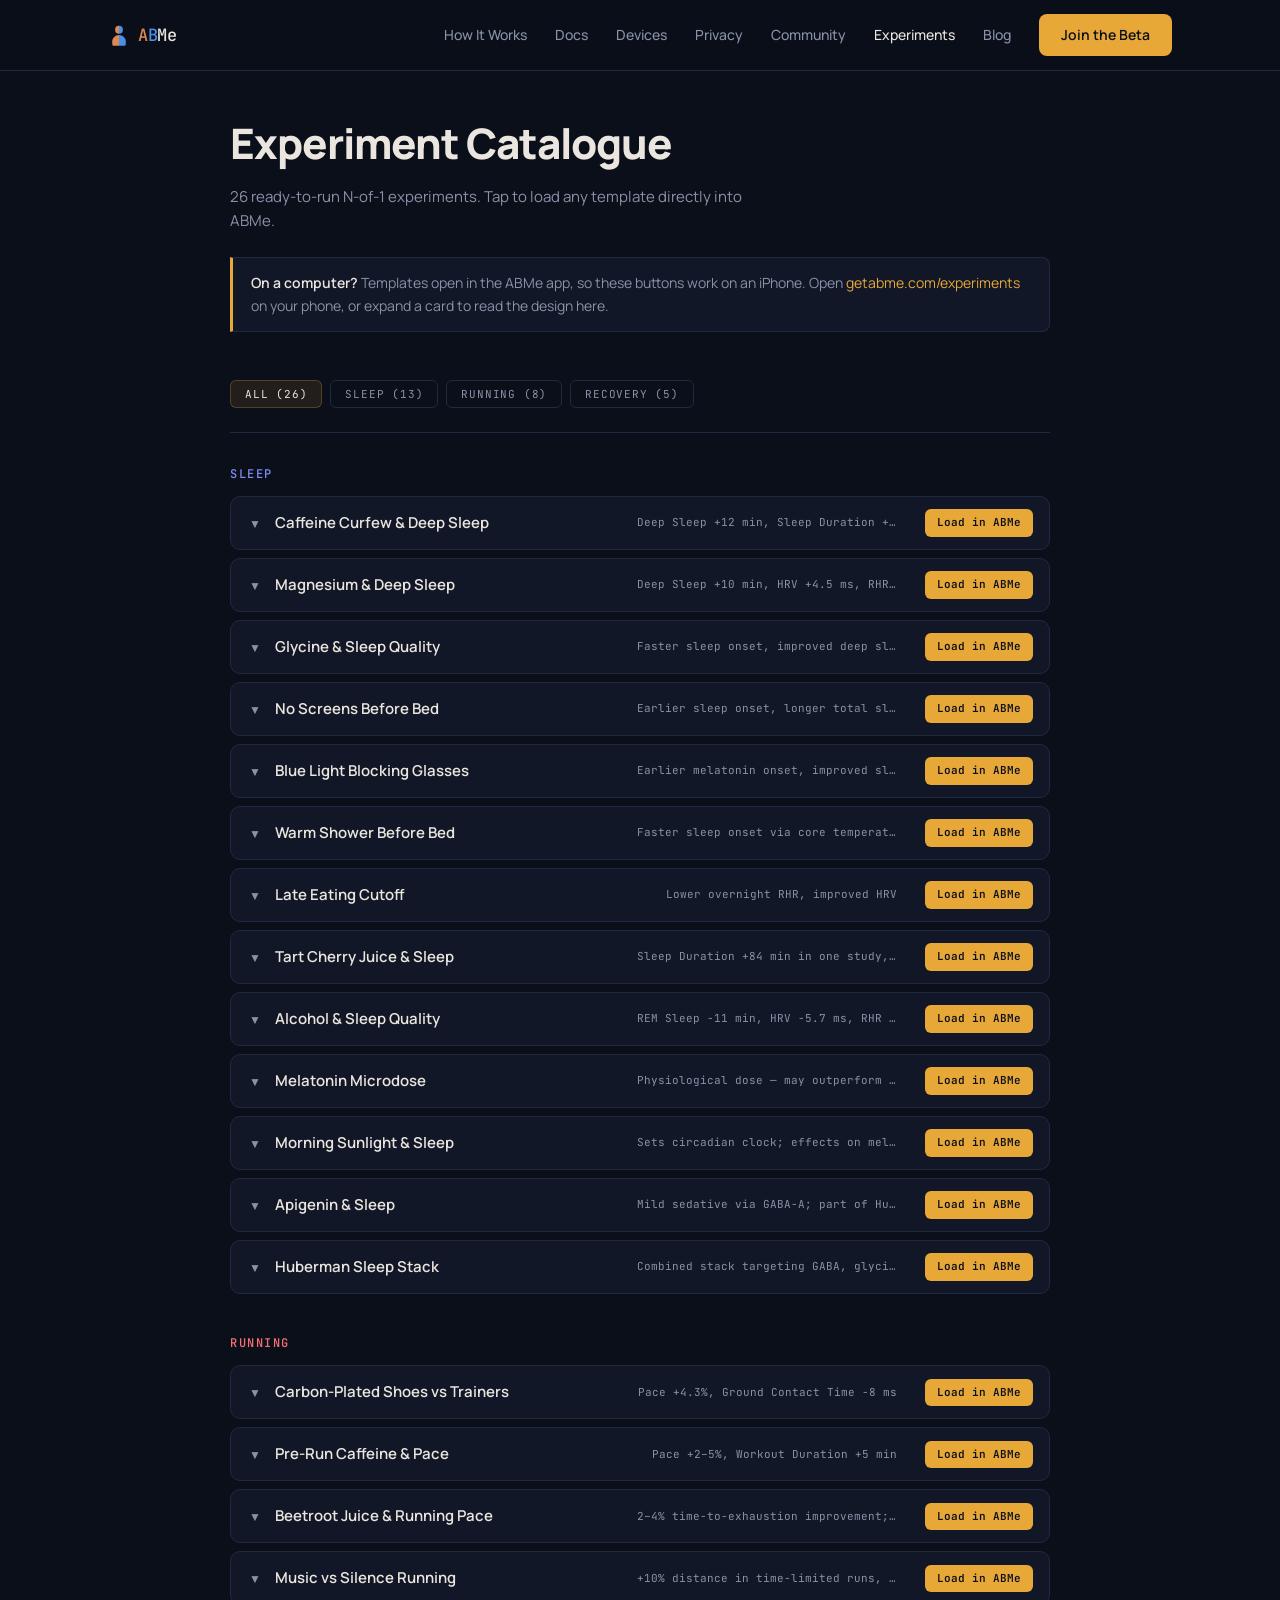
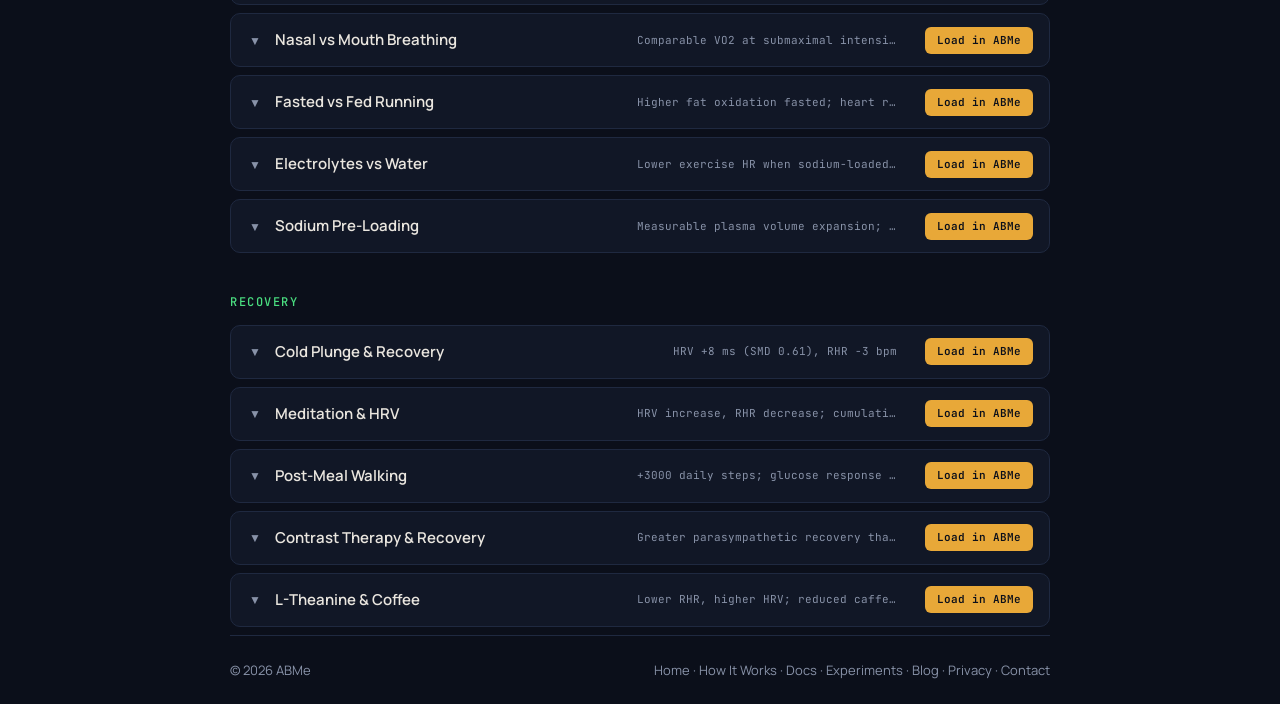
<file: experiments/index.html>
<!DOCTYPE html>
<html lang="en">
<head>
<meta charset="UTF-8">
<meta name="viewport" content="width=device-width, initial-scale=1.0">
<title>Experiment Catalogue — ABMe</title>
<meta name="description" content="26 ready-to-run N-of-1 experiment templates for sleep, running and recovery, each with synthetic results and citations. Tap one to load it straight into ABMe.">
<link rel="canonical" href="https://getabme.com/experiments/">
<meta property="og:type" content="website">
<meta property="og:site_name" content="ABMe">
<meta property="og:title" content="Experiment Catalogue — ABMe">
<meta property="og:description" content="26 ready-to-run N-of-1 experiment templates for sleep, running and recovery, each with synthetic results and citations. Tap one to load it straight into ABMe.">
<meta property="og:url" content="https://getabme.com/experiments/">
<meta property="og:image" content="https://getabme.com/og-image.png">
<meta property="og:image:width" content="1200">
<meta property="og:image:height" content="630">
<meta name="twitter:card" content="summary_large_image">
<meta name="twitter:title" content="Experiment Catalogue — ABMe">
<meta name="twitter:description" content="26 ready-to-run N-of-1 experiment templates for sleep, running and recovery, each with synthetic results and citations. Tap one to load it straight into ABMe.">
<meta name="twitter:image" content="https://getabme.com/og-image.png">
<link rel="icon" type="image/svg+xml" href="../logo.svg">
<link rel="preconnect" href="https://fonts.googleapis.com">
<link rel="preconnect" href="https://fonts.gstatic.com" crossorigin>
<link href="https://fonts.googleapis.com/css2?family=Manrope:wght@300;400;500;600;700;800&family=JetBrains+Mono:wght@400;500&display=swap" rel="stylesheet">
<link rel="stylesheet" href="../assets/site.css">
<style>
.container { max-width: 860px; padding: 0 20px; }

/* Header */
.page-header { padding: 110px 0 32px; }
.page-header h1 { font-size: clamp(28px, 4vw, 42px); font-weight: 800; letter-spacing: -1px; margin-bottom: 8px; }
.page-header p { font-size: 15px; color: var(--text-muted); max-width: 540px; }

/* Category filter: sticks under the fixed nav */
.cat-nav { display: flex; gap: 8px; padding: 16px 0 24px; position: sticky; top: var(--nav-height); z-index: 50; background: var(--bg); border-bottom: 1px solid var(--border); flex-wrap: wrap; }
.cat-pill { font-family: var(--mono); font-size: 11px; text-transform: uppercase; letter-spacing: 0.8px; padding: 6px 14px; border-radius: 6px; border: 1px solid var(--border); color: var(--text-muted); text-decoration: none; cursor: pointer; background: none; transition: border-color 0.15s, color 0.15s, background 0.15s; }
.cat-pill:hover, .cat-pill.active { border-color: var(--accent-mid); color: var(--text); background: var(--accent-dim); }

/* Desktop notice: templates only open on an iPhone */
.desktop-note { display: none; margin: 24px 0 0; padding: 14px 18px; background: var(--surface); border: 1px solid var(--border); border-left: 3px solid var(--accent); border-radius: 0 8px 8px 0; font-size: 14px; color: var(--text-muted); line-height: 1.6; }
.desktop-note strong { color: var(--text); font-weight: 600; }
.desktop-note a { color: var(--accent); text-decoration: none; }
.desktop-note a:hover { text-decoration: underline; }
body.not-ios .desktop-note { display: block; }

/* Category headings */
.cat-heading { font-family: var(--mono); font-size: 12px; text-transform: uppercase; letter-spacing: 1.5px; font-weight: 500; padding: 32px 0 12px; scroll-margin-top: 140px; }
.cat-heading.sleep { color: var(--sleep); }
.cat-heading.running { color: var(--running); }
.cat-heading.recovery { color: var(--recovery); }

/* Experiment card */
.exp-card { border: 1px solid var(--border); border-radius: 10px; margin-bottom: 8px; background: var(--surface); overflow: hidden; transition: border-color 0.15s; }
.exp-card:hover { border-color: var(--border-light); }
.exp-card[hidden], .cat-heading[hidden] { display: none; }
.exp-head { display: flex; align-items: center; gap: 12px; padding-right: 16px; transition: background 0.15s; }
.exp-head:hover { background: var(--surface-2); }
.exp-summary { display: flex; align-items: center; gap: 12px; flex: 1; min-width: 0; padding: 14px 16px; cursor: pointer; background: none; border: none; color: inherit; font: inherit; text-align: left; }
.exp-summary:focus-visible { outline-offset: -3px; border-radius: 10px; }
.exp-name { font-size: 15px; font-weight: 600; flex: 1; min-width: 0; }
.exp-effect { font-family: var(--mono); font-size: 11px; color: var(--text-muted); white-space: nowrap; overflow: hidden; text-overflow: ellipsis; max-width: 260px; }
.exp-load { font-family: var(--mono); font-size: 11px; font-weight: 600; padding: 5px 12px; border-radius: 6px; border: none; background: var(--accent); color: var(--bg); cursor: pointer; white-space: nowrap; text-decoration: none; flex-shrink: 0; }
.exp-load:hover { background: var(--accent-hover); }
.exp-toggle { color: var(--text-muted); font-size: 12px; transition: transform 0.2s; flex-shrink: 0; width: 16px; text-align: center; }
.exp-card.open .exp-toggle { transform: rotate(180deg); }

/* Expanded detail */
.exp-detail { display: none; padding: 0 16px 16px; }
.exp-card.open .exp-detail { display: block; }
.exp-hypothesis { font-size: 13px; color: var(--text-muted); font-style: italic; margin-bottom: 12px; }
.exp-table { width: 100%; font-size: 13px; border-collapse: collapse; margin-bottom: 12px; }
.exp-table td { padding: 5px 0; border-bottom: 1px solid var(--border); }
.exp-table td:first-child { color: var(--text-muted); width: 110px; font-weight: 500; }
.exp-table td:last-child { color: var(--text); }

/* Metrics list */
.metrics-list { margin-bottom: 12px; }
.metric-row { display: flex; justify-content: space-between; padding: 4px 0; font-size: 13px; border-bottom: 1px solid var(--border); }
.metric-row:last-child { border-bottom: none; }
.metric-name { color: var(--text); }
.metric-name.primary { font-weight: 600; }
.metric-agg { font-family: var(--mono); font-size: 11px; color: var(--text-muted); }

/* Citations */
.citations { margin-top: 8px; }
.cite { font-size: 12px; color: var(--text-muted); line-height: 1.5; margin-bottom: 2px; }
.cite a { color: var(--accent); text-decoration: none; font-family: var(--mono); font-size: 11px; }
.cite a:hover { text-decoration: underline; }

/* Count */
.count { text-align: center; padding: 48px 0 64px; font-size: 13px; color: var(--text-muted); }
.count strong { color: var(--text); }

@media (max-width: 640px) {
  /* Show the effect line under the name instead of hiding it. */
  .exp-summary { flex-wrap: wrap; row-gap: 4px; }
  .exp-effect { flex-basis: 100%; order: 10; max-width: none; white-space: normal; padding-left: 28px; }
  .cat-heading { scroll-margin-top: 170px; }
}
</style>
<!-- build:jsonld -->
<script type="application/ld+json">
{"@context":"https://schema.org","@type":"ItemList","name":"ABMe experiment catalogue","description":"26 randomized N-of-1 experiment templates for sleep, running and recovery, each with a hypothesis, treatment and control definitions, HealthKit outcome metrics, unit length and literature citations.","url":"https://getabme.com/experiments/","numberOfItems":26,"itemListElement":[{"@type":"ListItem","position":1,"item":{"@type":"HowTo","name":"Caffeine Curfew & Deep Sleep","description":"Does cutting afternoon caffeine increase deep sleep? Treatment: No caffeine after 10 AM (coffee, tea, pre-workout, energy drinks). Control: Normal caffeine habits including afternoon coffee. Primary outcome: Deep Sleep.","url":"https://getabme.com/experiments/#sleep","about":"Sleep","citation":["https://doi.org/10.1016/j.smrv.2016.01.006","https://doi.org/10.5664/jcsm.3170"]}},{"@type":"ListItem","position":2,"item":{"@type":"HowTo","name":"Magnesium & Deep Sleep","description":"Does magnesium glycinate before bed increase deep sleep? Treatment: 400 mg magnesium glycinate 30 min before bed. Control: No magnesium supplement. Primary outcome: Deep Sleep.","url":"https://getabme.com/experiments/#sleep","about":"Sleep","citation":["https://doi.org/10.1016/j.sleepx.2024.100121"]}},{"@type":"ListItem","position":3,"item":{"@type":"HowTo","name":"Glycine & Sleep Quality","description":"Does glycine before bed improve sleep onset and deep sleep? Treatment: 3 g glycine powder 30 min before bed. Control: No glycine. Primary outcome: Deep Sleep.","url":"https://getabme.com/experiments/#sleep","about":"Sleep","citation":["https://doi.org/10.3389/fneur.2012.00061","https://doi.org/10.1111/j.1479-8425.2006.00193.x"]}},{"@type":"ListItem","position":4,"item":{"@type":"HowTo","name":"No Screens Before Bed","description":"Does avoiding screens for 1 hour before bed improve sleep? Treatment: No phone, laptop, or TV for 60 min before bed. Control: Normal screen use until bedtime. Primary outcome: Sleep Duration.","url":"https://getabme.com/experiments/#sleep","about":"Sleep","citation":["https://doi.org/10.1016/j.socscimed.2015.11.037"]}},{"@type":"ListItem","position":5,"item":{"@type":"HowTo","name":"Blue Light Blocking Glasses","description":"Do blue light blocking glasses after sunset improve sleep? Treatment: Wear amber-lens blue-blocking glasses from sunset until bed. Control: No glasses, normal screen use. Primary outcome: Sleep Duration.","url":"https://getabme.com/experiments/#sleep","about":"Sleep","citation":["https://doi.org/10.1016/j.jpsychires.2017.10.015"]}},{"@type":"ListItem","position":6,"item":{"@type":"HowTo","name":"Warm Shower Before Bed","description":"Does a warm shower 90 min before bed improve sleep onset? Treatment: Warm shower (104–108°F) 90 min before bed. Control: No pre-bed shower. Primary outcome: Sleep Duration.","url":"https://getabme.com/experiments/#sleep","about":"Sleep","citation":["https://doi.org/10.1016/j.smrv.2019.04.008"]}},{"@type":"ListItem","position":7,"item":{"@type":"HowTo","name":"Late Eating Cutoff","description":"Does stopping food 3+ hours before bed improve overnight recovery? Treatment: No food after 7 PM. Control: Eat normally until bedtime. Primary outcome: Resting HR.","url":"https://getabme.com/experiments/#sleep","about":"Sleep","citation":["https://doi.org/10.5664/jcsm.1476"]}},{"@type":"ListItem","position":8,"item":{"@type":"HowTo","name":"Tart Cherry Juice & Sleep","description":"Does tart cherry juice before bed extend sleep duration? Treatment: 8 oz Montmorency tart cherry juice 1 hr before bed. Control: No cherry juice. Primary outcome: Sleep Duration.","url":"https://getabme.com/experiments/#sleep","about":"Sleep","citation":["https://doi.org/10.1097/MJT.0000000000000584"]}},{"@type":"ListItem","position":9,"item":{"@type":"HowTo","name":"Alcohol & Sleep Quality","description":"Does a single evening drink impair sleep? Treatment: One standard alcoholic drink with dinner. Control: Abstain from alcohol. Primary outcome: REM Sleep.","url":"https://getabme.com/experiments/#sleep","about":"Sleep","citation":["https://doi.org/10.1016/j.smrv.2024.102030","https://doi.org/10.2196/mental.9519"]}},{"@type":"ListItem","position":10,"item":{"@type":"HowTo","name":"Melatonin Microdose","description":"Does 0.3 mg melatonin improve sleep onset without grogginess? Treatment: 0.3 mg melatonin 30 min before bed. Control: No melatonin. Primary outcome: Sleep Duration.","url":"https://getabme.com/experiments/#sleep","about":"Sleep","citation":["https://doi.org/10.1210/jcem.86.10.7901","https://doi.org/10.1371/journal.pone.0063773"]}},{"@type":"ListItem","position":11,"item":{"@type":"HowTo","name":"Carbon-Plated Shoes vs Trainers","description":"Do carbon-plated racing shoes actually make you faster? Treatment: Carbon-plated racer (e.g. Nike Vaporfly, Adidas Adios Pro). Control: Daily trainer (e.g. ASICS Gel Nimbus, Brooks Ghost). Primary outcome: Running Pace.","url":"https://getabme.com/experiments/#running","about":"Running","citation":["https://doi.org/10.1007/s40279-017-0811-2","https://doi.org/10.1007/s40279-018-1012-3"]}},{"@type":"ListItem","position":12,"item":{"@type":"HowTo","name":"Pre-Run Caffeine & Pace","description":"Does caffeine before a run improve your pace? Treatment: 200 mg caffeine capsule 45 min before running. Control: Placebo capsule (no caffeine) before running. Primary outcome: Running Pace.","url":"https://getabme.com/experiments/#running","about":"Running","citation":["https://doi.org/10.1007/s40279-018-0939-8","https://doi.org/10.1186/s12970-020-00383-4"]}},{"@type":"ListItem","position":13,"item":{"@type":"HowTo","name":"Beetroot Juice & Running Pace","description":"Does beetroot juice before a run make you faster? Treatment: Concentrated beetroot shot (~400 mg nitrate) 2–3 hr before running. Control: No beetroot juice. Primary outcome: Running Pace.","url":"https://getabme.com/experiments/#running","about":"Running","citation":["https://doi.org/10.1146/annurev-nutr-082117-051622","https://doi.org/10.3390/nu9010043"]}},{"@type":"ListItem","position":14,"item":{"@type":"HowTo","name":"Music vs Silence Running","description":"Does listening to music improve running performance? Treatment: Upbeat playlist (120–140 BPM) during run. Control: No headphones, run in silence. Primary outcome: Running Pace.","url":"https://getabme.com/experiments/#running","about":"Running","citation":["https://doi.org/10.1037/bul0000216"]}},{"@type":"ListItem","position":15,"item":{"@type":"HowTo","name":"Nasal vs Mouth Breathing","description":"Does nose-only breathing during easy runs change heart rate or pace? Treatment: Nasal-only breathing during easy runs. Control: Normal mouth breathing. Primary outcome: Heart Rate.","url":"https://getabme.com/experiments/#running","about":"Running","citation":[]}},{"@type":"ListItem","position":16,"item":{"@type":"HowTo","name":"Fasted vs Fed Running","description":"Does running on an empty stomach change heart rate or energy burn? Treatment: Morning run after 12+ hr overnight fast. Control: Same run 60 min after a 400 kcal meal. Primary outcome: Heart Rate.","url":"https://getabme.com/experiments/#running","about":"Running","citation":["https://doi.org/10.1017/S0007114516003160"]}},{"@type":"ListItem","position":17,"item":{"@type":"HowTo","name":"Electrolytes vs Water","description":"Does an electrolyte mix before running lower exercise heart rate? Treatment: 1 packet LMNT (1000 mg sodium) in 16 oz water pre-run. Control: 16 oz plain water pre-run. Primary outcome: Heart Rate.","url":"https://getabme.com/experiments/#running","about":"Running","citation":["https://doi.org/10.1249/mss.0b013e318046eb2c"]}},{"@type":"ListItem","position":18,"item":{"@type":"HowTo","name":"Sodium Pre-Loading","description":"Does sodium before exercise lower heart rate in heat? Treatment: 1500 mg sodium in 750 ml water 60–90 min before exercise. Control: 750 ml plain water 60–90 min before exercise. Primary outcome: Heart Rate.","url":"https://getabme.com/experiments/#running","about":"Running","citation":["https://doi.org/10.1249/01.mss.0000241639.97972.4a"]}},{"@type":"ListItem","position":19,"item":{"@type":"HowTo","name":"Cold Plunge & Recovery","description":"Does morning cold water immersion improve HRV and lower resting heart rate? Treatment: 2-min cold plunge (50–59°F / 10–15°C) within 1 hr of waking. Control: Normal morning routine, no cold exposure. Primary outcome: HRV (SDNN).","url":"https://getabme.com/experiments/#recovery","about":"Recovery","citation":["https://doi.org/10.3357/ASEM.2235.2008","https://doi.org/10.1080/22423982.2022.2111789"]}},{"@type":"ListItem","position":20,"item":{"@type":"HowTo","name":"Morning Sunlight & Sleep","description":"Does morning sunlight exposure improve that night's sleep? Treatment: 10–15 min outdoor sunlight within 1 hr of waking (no sunglasses). Control: Stay indoors, normal morning routine. Primary outcome: Sleep Duration.","url":"https://getabme.com/experiments/#sleep","about":"Sleep","citation":["https://doi.org/10.1007/s11818-019-00215-x"]}},{"@type":"ListItem","position":21,"item":{"@type":"HowTo","name":"Meditation & HRV","description":"Does 10 min of morning meditation improve heart rate variability? Treatment: 10 min guided meditation or box breathing in the morning. Control: No meditation, normal morning routine. Primary outcome: HRV (SDNN).","url":"https://getabme.com/experiments/#recovery","about":"Recovery","citation":["https://doi.org/10.1186/1743-0003-11-87","https://doi.org/10.1016/j.ijpsycho.2013.06.017"]}},{"@type":"ListItem","position":22,"item":{"@type":"HowTo","name":"Post-Meal Walking","description":"Does a 10-min walk after meals improve daily activity and heart rate? Treatment: 10–15 min walk within 30 min of eating (after each main meal). Control: Sit or rest after meals. Primary outcome: Steps.","url":"https://getabme.com/experiments/#recovery","about":"Recovery","citation":["https://doi.org/10.1007/s40279-022-01649-4"]}},{"@type":"ListItem","position":23,"item":{"@type":"HowTo","name":"Contrast Therapy & Recovery","description":"Does alternating hot and cold after exercise improve overnight recovery? Treatment: Alternate 1 min cold / 1 min hot for 12–15 min total post-workout. Control: No contrast therapy post-workout. Primary outcome: HRV (SDNN).","url":"https://getabme.com/experiments/#recovery","about":"Recovery","citation":["https://doi.org/10.1371/journal.pone.0062356"]}},{"@type":"ListItem","position":24,"item":{"@type":"HowTo","name":"L-Theanine & Coffee","description":"Does adding L-theanine to coffee improve focus without jitters? Treatment: 200 mg L-theanine with morning coffee. Control: Morning coffee alone (no L-theanine). Primary outcome: Resting HR.","url":"https://getabme.com/experiments/#recovery","about":"Recovery","citation":["https://doi.org/10.1179/147683008X301513"]}},{"@type":"ListItem","position":25,"item":{"@type":"HowTo","name":"Apigenin & Sleep","description":"Does apigenin before bed improve sleep onset? Treatment: 50 mg apigenin 30–60 min before bed. Control: No apigenin. Primary outcome: Sleep Duration.","url":"https://getabme.com/experiments/#sleep","about":"Sleep","citation":["https://doi.org/10.3390/ijms20061305"]}},{"@type":"ListItem","position":26,"item":{"@type":"HowTo","name":"Huberman Sleep Stack","description":"Does the full Huberman sleep cocktail improve deep sleep? Treatment: Mg threonate (145 mg) + L-theanine (200 mg) + apigenin (50 mg) before bed. Control: No supplements before bed. Primary outcome: Deep Sleep.","url":"https://getabme.com/experiments/#sleep","about":"Sleep","citation":["https://doi.org/10.1016/j.sleepx.2024.100121"]}}]}
</script>
<!-- /build:jsonld -->
</head>
<body>

<nav>
  <div class="nav-inner">
    <a class="logo" href="/"><svg width="22" height="24" viewBox="0 0 200 220" xmlns="http://www.w3.org/2000/svg" aria-hidden="true"><defs><clipPath id="nl"><rect x="0" y="0" width="100" height="220"/></clipPath><clipPath id="nr"><rect x="100" y="0" width="100" height="220"/></clipPath></defs><circle cx="100" cy="62" r="36" clip-path="url(#nl)" fill="rgb(224,135,79)"/><circle cx="100" cy="62" r="36" clip-path="url(#nr)" fill="rgb(74,143,232)"/><path d="M100,110 C65,110 38,138 38,168 L38,195 C38,203 44,209 52,209 L100,209 Z" clip-path="url(#nl)" fill="rgb(224,135,79)"/><path d="M100,110 C135,110 162,138 162,168 L162,195 C162,203 156,209 148,209 L100,209 Z" clip-path="url(#nr)" fill="rgb(74,143,232)"/></svg><span><span class="a">A</span><span class="b">B</span>Me</span></a>
    <div class="nav-links" id="nav-menu">
      <a href="/how-it-works/">How It Works</a>
      <a href="/docs/">Docs</a>
      <a href="/#hardware" class="nav-anchor">Devices</a>
      <a href="/#privacy" class="nav-anchor">Privacy</a>
      <a href="/#community" class="nav-anchor">Community</a>
      <a href="/experiments/" class="active">Experiments</a>
      <a href="/blog/">Blog</a>
    </div>
    <div class="nav-right">
      <a href="https://testflight.apple.com/join/bu77RnGP" target="_blank" rel="noopener" class="btn-primary">Join the Beta</a>
      <button class="nav-toggle" type="button" aria-expanded="false" aria-controls="nav-menu" aria-label="Open menu"><span></span><span></span><span></span></button>
    </div>
  </div>
</nav>

<div class="container">
  <div class="page-header">
    <h1>Experiment Catalogue</h1>
    <p>26 ready-to-run N-of-1 experiments. Tap to load any template directly into ABMe.</p>
    <div class="desktop-note"><strong>On a computer?</strong> Templates open in the ABMe app, so these buttons work on an iPhone. Open <a href="https://getabme.com/experiments/">getabme.com/experiments</a> on your phone, or expand a card to read the design here.</div>
  </div>

  <div class="cat-nav" id="catNav" role="group" aria-label="Filter by category">
    <!-- build:filters -->
<button type="button" class="cat-pill active" data-cat="all" aria-pressed="true">All (26)</button>
<button type="button" class="cat-pill" data-cat="Sleep" aria-pressed="false">Sleep (13)</button>
<button type="button" class="cat-pill" data-cat="Running" aria-pressed="false">Running (8)</button>
<button type="button" class="cat-pill" data-cat="Recovery" aria-pressed="false">Recovery (5)</button>
    <!-- /build:filters -->
  </div>

  <!-- The catalogue below is generated from data.js by scripts/build.js so crawlers can read it without JavaScript. -->
  <div id="catalogue">
    <!-- build:catalogue -->
<h2 class="cat-heading sleep" id="sleep" data-cat="Sleep">Sleep</h2>
<div class="exp-card" data-cat="Sleep">
  <div class="exp-head">
    <button type="button" class="exp-summary" aria-expanded="false" aria-controls="exp-sleep-0">
      <span class="exp-toggle" aria-hidden="true">&#9660;</span>
      <span class="exp-name">Caffeine Curfew &amp; Deep Sleep</span>
      <span class="exp-effect">Deep Sleep +12 min, Sleep Duration +25 min, Sleep Efficiency +5%</span>
    </button>
    <a class="exp-load" href="abme://template/[base64]" data-load>Load in ABMe</a>
  </div>
  <div class="exp-detail" id="exp-sleep-0">
    <div class="exp-hypothesis">Does cutting afternoon caffeine increase deep sleep?</div>
    <table class="exp-table">
      <tr><td>Treatment</td><td>No caffeine after 10 AM (coffee, tea, pre-workout, energy drinks)</td></tr>
      <tr><td>Control</td><td>Normal caffeine habits including afternoon coffee</td></tr>
      <tr><td>Window</td><td>Bedtime &rarr; Rising time</td></tr>
      <tr><td>Unit</td><td>1 day · no washout</td></tr>
      <tr><td>&alpha;</td><td>0.05</td></tr>
    </table>
    <div class="metrics-list"><div class="metric-row"><span class="metric-name primary">Deep Sleep (primary)</span><span class="metric-agg">sum</span></div><div class="metric-row"><span class="metric-name">Sleep Duration</span><span class="metric-agg">sum</span></div><div class="metric-row"><span class="metric-name">Sleep Efficiency</span><span class="metric-agg">average</span></div><div class="metric-row"><span class="metric-name">Core Sleep</span><span class="metric-agg">sum</span></div></div>
    <div class="citations"><div class="cite">Clark &amp; Landolt (2017) &mdash; <em>Sleep Medicine Reviews</em> <a href="https://doi.org/10.1016/j.smrv.2016.01.006" target="_blank" rel="noopener">DOI&nbsp;&#8599;</a></div><div class="cite">Drake et al. (2013) &mdash; <em>Journal of Clinical Sleep Medicine</em> <a href="https://doi.org/10.5664/jcsm.3170" target="_blank" rel="noopener">DOI&nbsp;&#8599;</a></div></div>
  </div>
</div>
<div class="exp-card" data-cat="Sleep">
  <div class="exp-head">
    <button type="button" class="exp-summary" aria-expanded="false" aria-controls="exp-sleep-1">
      <span class="exp-toggle" aria-hidden="true">&#9660;</span>
      <span class="exp-name">Magnesium &amp; Deep Sleep</span>
      <span class="exp-effect">Deep Sleep +10 min, HRV +4.5 ms, RHR −2.5 bpm</span>
    </button>
    <a class="exp-load" href="abme://template/[base64]" data-load>Load in ABMe</a>
  </div>
  <div class="exp-detail" id="exp-sleep-1">
    <div class="exp-hypothesis">Does magnesium glycinate before bed increase deep sleep?</div>
    <table class="exp-table">
      <tr><td>Treatment</td><td>400 mg magnesium glycinate 30 min before bed</td></tr>
      <tr><td>Control</td><td>No magnesium supplement</td></tr>
      <tr><td>Window</td><td>Bedtime &rarr; Rising time</td></tr>
      <tr><td>Unit</td><td>1 day · no washout</td></tr>
      <tr><td>&alpha;</td><td>0.05</td></tr>
    </table>
    <div class="metrics-list"><div class="metric-row"><span class="metric-name primary">Deep Sleep (primary)</span><span class="metric-agg">sum</span></div><div class="metric-row"><span class="metric-name">HRV (SDNN)</span><span class="metric-agg">average</span></div><div class="metric-row"><span class="metric-name">Resting HR</span><span class="metric-agg">average</span></div></div>
    <div class="citations"><div class="cite">Hausenblas et al. (2024) &mdash; <em>Sleep Medicine: X</em> <a href="https://doi.org/10.1016/j.sleepx.2024.100121" target="_blank" rel="noopener">DOI&nbsp;&#8599;</a></div><div class="cite">Abbasi et al. (2012) &mdash; <em>Journal of Research in Medical Sciences</em></div></div>
  </div>
</div>
<div class="exp-card" data-cat="Sleep">
  <div class="exp-head">
    <button type="button" class="exp-summary" aria-expanded="false" aria-controls="exp-sleep-2">
      <span class="exp-toggle" aria-hidden="true">&#9660;</span>
      <span class="exp-name">Glycine &amp; Sleep Quality</span>
      <span class="exp-effect">Faster sleep onset, improved deep sleep quality</span>
    </button>
    <a class="exp-load" href="abme://template/[base64]" data-load>Load in ABMe</a>
  </div>
  <div class="exp-detail" id="exp-sleep-2">
    <div class="exp-hypothesis">Does glycine before bed improve sleep onset and deep sleep?</div>
    <table class="exp-table">
      <tr><td>Treatment</td><td>3 g glycine powder 30 min before bed</td></tr>
      <tr><td>Control</td><td>No glycine</td></tr>
      <tr><td>Window</td><td>Bedtime &rarr; Rising time</td></tr>
      <tr><td>Unit</td><td>1 day · no washout</td></tr>
      <tr><td>&alpha;</td><td>0.05</td></tr>
    </table>
    <div class="metrics-list"><div class="metric-row"><span class="metric-name primary">Deep Sleep (primary)</span><span class="metric-agg">sum</span></div><div class="metric-row"><span class="metric-name">Sleep Duration</span><span class="metric-agg">sum</span></div><div class="metric-row"><span class="metric-name">Sleep Efficiency</span><span class="metric-agg">average</span></div></div>
    <div class="citations"><div class="cite">Bannai et al. (2012) &mdash; <em>Frontiers in Neurology</em> <a href="https://doi.org/10.3389/fneur.2012.00061" target="_blank" rel="noopener">DOI&nbsp;&#8599;</a></div><div class="cite">Inagawa et al. (2006) &mdash; <em>Sleep and Biological Rhythms</em> <a href="https://doi.org/10.1111/j.1479-8425.2006.00193.x" target="_blank" rel="noopener">DOI&nbsp;&#8599;</a></div></div>
  </div>
</div>
<div class="exp-card" data-cat="Sleep">
  <div class="exp-head">
    <button type="button" class="exp-summary" aria-expanded="false" aria-controls="exp-sleep-3">
      <span class="exp-toggle" aria-hidden="true">&#9660;</span>
      <span class="exp-name">No Screens Before Bed</span>
      <span class="exp-effect">Earlier sleep onset, longer total sleep</span>
    </button>
    <a class="exp-load" href="abme://template/[base64]" data-load>Load in ABMe</a>
  </div>
  <div class="exp-detail" id="exp-sleep-3">
    <div class="exp-hypothesis">Does avoiding screens for 1 hour before bed improve sleep?</div>
    <table class="exp-table">
      <tr><td>Treatment</td><td>No phone, laptop, or TV for 60 min before bed</td></tr>
      <tr><td>Control</td><td>Normal screen use until bedtime</td></tr>
      <tr><td>Window</td><td>Bedtime &rarr; Rising time</td></tr>
      <tr><td>Unit</td><td>1 day · no washout</td></tr>
      <tr><td>&alpha;</td><td>0.05</td></tr>
    </table>
    <div class="metrics-list"><div class="metric-row"><span class="metric-name primary">Sleep Duration (primary)</span><span class="metric-agg">sum</span></div><div class="metric-row"><span class="metric-name">Deep Sleep</span><span class="metric-agg">sum</span></div><div class="metric-row"><span class="metric-name">Sleep Efficiency</span><span class="metric-agg">average</span></div></div>
    <div class="citations"><div class="cite">Exelmans &amp; Van den Bulck (2016) &mdash; <em>Social Science &amp; Medicine</em> <a href="https://doi.org/10.1016/j.socscimed.2015.11.037" target="_blank" rel="noopener">DOI&nbsp;&#8599;</a></div></div>
  </div>
</div>
<div class="exp-card" data-cat="Sleep">
  <div class="exp-head">
    <button type="button" class="exp-summary" aria-expanded="false" aria-controls="exp-sleep-4">
      <span class="exp-toggle" aria-hidden="true">&#9660;</span>
      <span class="exp-name">Blue Light Blocking Glasses</span>
      <span class="exp-effect">Earlier melatonin onset, improved sleep duration</span>
    </button>
    <a class="exp-load" href="abme://template/[base64]" data-load>Load in ABMe</a>
  </div>
  <div class="exp-detail" id="exp-sleep-4">
    <div class="exp-hypothesis">Do blue light blocking glasses after sunset improve sleep?</div>
    <table class="exp-table">
      <tr><td>Treatment</td><td>Wear amber-lens blue-blocking glasses from sunset until bed</td></tr>
      <tr><td>Control</td><td>No glasses, normal screen use</td></tr>
      <tr><td>Window</td><td>Bedtime &rarr; Rising time</td></tr>
      <tr><td>Unit</td><td>1 day · no washout</td></tr>
      <tr><td>&alpha;</td><td>0.05</td></tr>
    </table>
    <div class="metrics-list"><div class="metric-row"><span class="metric-name primary">Sleep Duration (primary)</span><span class="metric-agg">sum</span></div><div class="metric-row"><span class="metric-name">Deep Sleep</span><span class="metric-agg">sum</span></div><div class="metric-row"><span class="metric-name">Sleep Efficiency</span><span class="metric-agg">average</span></div></div>
    <div class="citations"><div class="cite">Shechter et al. (2018) &mdash; <em>Journal of Psychiatric Research</em> <a href="https://doi.org/10.1016/j.jpsychires.2017.10.015" target="_blank" rel="noopener">DOI&nbsp;&#8599;</a></div></div>
  </div>
</div>
<div class="exp-card" data-cat="Sleep">
  <div class="exp-head">
    <button type="button" class="exp-summary" aria-expanded="false" aria-controls="exp-sleep-5">
      <span class="exp-toggle" aria-hidden="true">&#9660;</span>
      <span class="exp-name">Warm Shower Before Bed</span>
      <span class="exp-effect">Faster sleep onset via core temperature drop</span>
    </button>
    <a class="exp-load" href="abme://template/[base64]" data-load>Load in ABMe</a>
  </div>
  <div class="exp-detail" id="exp-sleep-5">
    <div class="exp-hypothesis">Does a warm shower 90 min before bed improve sleep onset?</div>
    <table class="exp-table">
      <tr><td>Treatment</td><td>Warm shower (104–108°F) 90 min before bed</td></tr>
      <tr><td>Control</td><td>No pre-bed shower</td></tr>
      <tr><td>Window</td><td>Bedtime &rarr; Rising time</td></tr>
      <tr><td>Unit</td><td>1 day · no washout</td></tr>
      <tr><td>&alpha;</td><td>0.05</td></tr>
    </table>
    <div class="metrics-list"><div class="metric-row"><span class="metric-name primary">Sleep Duration (primary)</span><span class="metric-agg">sum</span></div><div class="metric-row"><span class="metric-name">Deep Sleep</span><span class="metric-agg">sum</span></div><div class="metric-row"><span class="metric-name">Sleep Efficiency</span><span class="metric-agg">average</span></div></div>
    <div class="citations"><div class="cite">Haghayegh et al. (2019) &mdash; <em>Sleep Medicine Reviews</em> <a href="https://doi.org/10.1016/j.smrv.2019.04.008" target="_blank" rel="noopener">DOI&nbsp;&#8599;</a></div></div>
  </div>
</div>
<div class="exp-card" data-cat="Sleep">
  <div class="exp-head">
    <button type="button" class="exp-summary" aria-expanded="false" aria-controls="exp-sleep-6">
      <span class="exp-toggle" aria-hidden="true">&#9660;</span>
      <span class="exp-name">Late Eating Cutoff</span>
      <span class="exp-effect">Lower overnight RHR, improved HRV</span>
    </button>
    <a class="exp-load" href="abme://template/[base64]" data-load>Load in ABMe</a>
  </div>
  <div class="exp-detail" id="exp-sleep-6">
    <div class="exp-hypothesis">Does stopping food 3+ hours before bed improve overnight recovery?</div>
    <table class="exp-table">
      <tr><td>Treatment</td><td>No food after 7 PM</td></tr>
      <tr><td>Control</td><td>Eat normally until bedtime</td></tr>
      <tr><td>Window</td><td>Bedtime &rarr; Rising time</td></tr>
      <tr><td>Unit</td><td>1 day · no washout</td></tr>
      <tr><td>&alpha;</td><td>0.05</td></tr>
    </table>
    <div class="metrics-list"><div class="metric-row"><span class="metric-name primary">Resting HR (primary)</span><span class="metric-agg">average</span></div><div class="metric-row"><span class="metric-name">HRV (SDNN)</span><span class="metric-agg">average</span></div><div class="metric-row"><span class="metric-name">Deep Sleep</span><span class="metric-agg">sum</span></div></div>
    <div class="citations"><div class="cite">Crispim et al. (2011) &mdash; <em>Journal of Clinical Sleep Medicine</em> <a href="https://doi.org/10.5664/jcsm.1476" target="_blank" rel="noopener">DOI&nbsp;&#8599;</a></div></div>
  </div>
</div>
<div class="exp-card" data-cat="Sleep">
  <div class="exp-head">
    <button type="button" class="exp-summary" aria-expanded="false" aria-controls="exp-sleep-7">
      <span class="exp-toggle" aria-hidden="true">&#9660;</span>
      <span class="exp-name">Tart Cherry Juice &amp; Sleep</span>
      <span class="exp-effect">Sleep Duration +84 min in one study, natural melatonin source</span>
    </button>
    <a class="exp-load" href="abme://template/[base64]" data-load>Load in ABMe</a>
  </div>
  <div class="exp-detail" id="exp-sleep-7">
    <div class="exp-hypothesis">Does tart cherry juice before bed extend sleep duration?</div>
    <table class="exp-table">
      <tr><td>Treatment</td><td>8 oz Montmorency tart cherry juice 1 hr before bed</td></tr>
      <tr><td>Control</td><td>No cherry juice</td></tr>
      <tr><td>Window</td><td>Bedtime &rarr; Rising time</td></tr>
      <tr><td>Unit</td><td>1 day · no washout</td></tr>
      <tr><td>&alpha;</td><td>0.05</td></tr>
    </table>
    <div class="metrics-list"><div class="metric-row"><span class="metric-name primary">Sleep Duration (primary)</span><span class="metric-agg">sum</span></div><div class="metric-row"><span class="metric-name">Deep Sleep</span><span class="metric-agg">sum</span></div><div class="metric-row"><span class="metric-name">Sleep Efficiency</span><span class="metric-agg">average</span></div></div>
    <div class="citations"><div class="cite">Losso et al. (2018) &mdash; <em>American Journal of Therapeutics</em> <a href="https://doi.org/10.1097/MJT.0000000000000584" target="_blank" rel="noopener">DOI&nbsp;&#8599;</a></div></div>
  </div>
</div>
<div class="exp-card" data-cat="Sleep">
  <div class="exp-head">
    <button type="button" class="exp-summary" aria-expanded="false" aria-controls="exp-sleep-8">
      <span class="exp-toggle" aria-hidden="true">&#9660;</span>
      <span class="exp-name">Alcohol &amp; Sleep Quality</span>
      <span class="exp-effect">REM Sleep −11 min, HRV −5.7 ms, RHR +4 bpm</span>
    </button>
    <a class="exp-load" href="abme://template/[base64]" data-load>Load in ABMe</a>
  </div>
  <div class="exp-detail" id="exp-sleep-8">
    <div class="exp-hypothesis">Does a single evening drink impair sleep?</div>
    <table class="exp-table">
      <tr><td>Treatment</td><td>One standard alcoholic drink with dinner</td></tr>
      <tr><td>Control</td><td>Abstain from alcohol</td></tr>
      <tr><td>Window</td><td>Bedtime &rarr; Rising time</td></tr>
      <tr><td>Unit</td><td>1 day · no washout</td></tr>
      <tr><td>&alpha;</td><td>0.05</td></tr>
    </table>
    <div class="metrics-list"><div class="metric-row"><span class="metric-name primary">REM Sleep (primary)</span><span class="metric-agg">sum</span></div><div class="metric-row"><span class="metric-name">HRV (SDNN)</span><span class="metric-agg">average</span></div><div class="metric-row"><span class="metric-name">Resting HR</span><span class="metric-agg">average</span></div><div class="metric-row"><span class="metric-name">Deep Sleep</span><span class="metric-agg">sum</span></div><div class="metric-row"><span class="metric-name">Sleep Duration</span><span class="metric-agg">sum</span></div></div>
    <div class="citations"><div class="cite">Gardiner et al. (2025) &mdash; <em>Sleep Medicine Reviews</em> <a href="https://doi.org/10.1016/j.smrv.2024.102030" target="_blank" rel="noopener">DOI&nbsp;&#8599;</a></div><div class="cite">Pietilä et al. (2018) &mdash; <em>JMIR Mental Health</em> <a href="https://doi.org/10.2196/mental.9519" target="_blank" rel="noopener">DOI&nbsp;&#8599;</a></div></div>
  </div>
</div>
<div class="exp-card" data-cat="Sleep">
  <div class="exp-head">
    <button type="button" class="exp-summary" aria-expanded="false" aria-controls="exp-sleep-9">
      <span class="exp-toggle" aria-hidden="true">&#9660;</span>
      <span class="exp-name">Melatonin Microdose</span>
      <span class="exp-effect">Physiological dose — may outperform standard 3–5 mg</span>
    </button>
    <a class="exp-load" href="abme://template/[base64]" data-load>Load in ABMe</a>
  </div>
  <div class="exp-detail" id="exp-sleep-9">
    <div class="exp-hypothesis">Does 0.3 mg melatonin improve sleep onset without grogginess?</div>
    <table class="exp-table">
      <tr><td>Treatment</td><td>0.3 mg melatonin 30 min before bed</td></tr>
      <tr><td>Control</td><td>No melatonin</td></tr>
      <tr><td>Window</td><td>Bedtime &rarr; Rising time</td></tr>
      <tr><td>Unit</td><td>1 day · no washout</td></tr>
      <tr><td>&alpha;</td><td>0.05</td></tr>
    </table>
    <div class="metrics-list"><div class="metric-row"><span class="metric-name primary">Sleep Duration (primary)</span><span class="metric-agg">sum</span></div><div class="metric-row"><span class="metric-name">Deep Sleep</span><span class="metric-agg">sum</span></div><div class="metric-row"><span class="metric-name">Sleep Efficiency</span><span class="metric-agg">average</span></div></div>
    <div class="citations"><div class="cite">Zhdanova et al. (2001) &mdash; <em>Journal of Clinical Endocrinology &amp; Metabolism</em> <a href="https://doi.org/10.1210/jcem.86.10.7901" target="_blank" rel="noopener">DOI&nbsp;&#8599;</a></div><div class="cite">Ferracioli-Oda et al. (2013) &mdash; <em>PLoS ONE</em> <a href="https://doi.org/10.1371/journal.pone.0063773" target="_blank" rel="noopener">DOI&nbsp;&#8599;</a></div></div>
  </div>
</div>
<div class="exp-card" data-cat="Sleep">
  <div class="exp-head">
    <button type="button" class="exp-summary" aria-expanded="false" aria-controls="exp-sleep-10">
      <span class="exp-toggle" aria-hidden="true">&#9660;</span>
      <span class="exp-name">Morning Sunlight &amp; Sleep</span>
      <span class="exp-effect">Sets circadian clock; effects on melatonin timing 14–16 hr later</span>
    </button>
    <a class="exp-load" href="abme://template/[base64]" data-load>Load in ABMe</a>
  </div>
  <div class="exp-detail" id="exp-sleep-10">
    <div class="exp-hypothesis">Does morning sunlight exposure improve that night's sleep?</div>
    <table class="exp-table">
      <tr><td>Treatment</td><td>10–15 min outdoor sunlight within 1 hr of waking (no sunglasses)</td></tr>
      <tr><td>Control</td><td>Stay indoors, normal morning routine</td></tr>
      <tr><td>Window</td><td>Bedtime &rarr; Rising time</td></tr>
      <tr><td>Unit</td><td>1 day · no washout</td></tr>
      <tr><td>&alpha;</td><td>0.05</td></tr>
    </table>
    <div class="metrics-list"><div class="metric-row"><span class="metric-name primary">Sleep Duration (primary)</span><span class="metric-agg">sum</span></div><div class="metric-row"><span class="metric-name">Deep Sleep</span><span class="metric-agg">sum</span></div><div class="metric-row"><span class="metric-name">HRV (SDNN)</span><span class="metric-agg">average</span></div></div>
    <div class="citations"><div class="cite">Blume et al. (2019) &mdash; <em>Somnologie</em> <a href="https://doi.org/10.1007/s11818-019-00215-x" target="_blank" rel="noopener">DOI&nbsp;&#8599;</a></div></div>
  </div>
</div>
<div class="exp-card" data-cat="Sleep">
  <div class="exp-head">
    <button type="button" class="exp-summary" aria-expanded="false" aria-controls="exp-sleep-11">
      <span class="exp-toggle" aria-hidden="true">&#9660;</span>
      <span class="exp-name">Apigenin &amp; Sleep</span>
      <span class="exp-effect">Mild sedative via GABA-A; part of Huberman's sleep stack</span>
    </button>
    <a class="exp-load" href="abme://template/[base64]" data-load>Load in ABMe</a>
  </div>
  <div class="exp-detail" id="exp-sleep-11">
    <div class="exp-hypothesis">Does apigenin before bed improve sleep onset?</div>
    <table class="exp-table">
      <tr><td>Treatment</td><td>50 mg apigenin 30–60 min before bed</td></tr>
      <tr><td>Control</td><td>No apigenin</td></tr>
      <tr><td>Window</td><td>Bedtime &rarr; Rising time</td></tr>
      <tr><td>Unit</td><td>1 day · no washout</td></tr>
      <tr><td>&alpha;</td><td>0.05</td></tr>
    </table>
    <div class="metrics-list"><div class="metric-row"><span class="metric-name primary">Sleep Duration (primary)</span><span class="metric-agg">sum</span></div><div class="metric-row"><span class="metric-name">Deep Sleep</span><span class="metric-agg">sum</span></div><div class="metric-row"><span class="metric-name">Sleep Efficiency</span><span class="metric-agg">average</span></div></div>
    <div class="citations"><div class="cite">Salehi et al. (2019) &mdash; <em>International Journal of Molecular Sciences</em> <a href="https://doi.org/10.3390/ijms20061305" target="_blank" rel="noopener">DOI&nbsp;&#8599;</a></div></div>
  </div>
</div>
<div class="exp-card" data-cat="Sleep">
  <div class="exp-head">
    <button type="button" class="exp-summary" aria-expanded="false" aria-controls="exp-sleep-12">
      <span class="exp-toggle" aria-hidden="true">&#9660;</span>
      <span class="exp-name">Huberman Sleep Stack</span>
      <span class="exp-effect">Combined stack targeting GABA, glycine, and parasympathetic pathways</span>
    </button>
    <a class="exp-load" href="abme://template/[base64]" data-load>Load in ABMe</a>
  </div>
  <div class="exp-detail" id="exp-sleep-12">
    <div class="exp-hypothesis">Does the full Huberman sleep cocktail improve deep sleep?</div>
    <table class="exp-table">
      <tr><td>Treatment</td><td>Mg threonate (145 mg) + L-theanine (200 mg) + apigenin (50 mg) before bed</td></tr>
      <tr><td>Control</td><td>No supplements before bed</td></tr>
      <tr><td>Window</td><td>Bedtime &rarr; Rising time</td></tr>
      <tr><td>Unit</td><td>1 day · no washout</td></tr>
      <tr><td>&alpha;</td><td>0.05</td></tr>
    </table>
    <div class="metrics-list"><div class="metric-row"><span class="metric-name primary">Deep Sleep (primary)</span><span class="metric-agg">sum</span></div><div class="metric-row"><span class="metric-name">HRV (SDNN)</span><span class="metric-agg">average</span></div><div class="metric-row"><span class="metric-name">Sleep Duration</span><span class="metric-agg">sum</span></div></div>
    <div class="citations"><div class="cite">Huberman Lab (2021) &mdash; <em>Huberman Lab Podcast</em></div><div class="cite">Hausenblas et al. (2024) &mdash; <em>Sleep Medicine: X</em> <a href="https://doi.org/10.1016/j.sleepx.2024.100121" target="_blank" rel="noopener">DOI&nbsp;&#8599;</a></div></div>
  </div>
</div>
<h2 class="cat-heading running" id="running" data-cat="Running">Running</h2>
<div class="exp-card" data-cat="Running">
  <div class="exp-head">
    <button type="button" class="exp-summary" aria-expanded="false" aria-controls="exp-running-0">
      <span class="exp-toggle" aria-hidden="true">&#9660;</span>
      <span class="exp-name">Carbon-Plated Shoes vs Trainers</span>
      <span class="exp-effect">Pace +4.3%, Ground Contact Time −8 ms</span>
    </button>
    <a class="exp-load" href="abme://template/[base64]" data-load>Load in ABMe</a>
  </div>
  <div class="exp-detail" id="exp-running-0">
    <div class="exp-hypothesis">Do carbon-plated racing shoes actually make you faster?</div>
    <table class="exp-table">
      <tr><td>Treatment</td><td>Carbon-plated racer (e.g. Nike Vaporfly, Adidas Adios Pro)</td></tr>
      <tr><td>Control</td><td>Daily trainer (e.g. ASICS Gel Nimbus, Brooks Ghost)</td></tr>
      <tr><td>Window</td><td>Workout start &rarr; Workout end</td></tr>
      <tr><td>Unit</td><td>1 day · no washout</td></tr>
      <tr><td>&alpha;</td><td>0.05</td></tr>
    </table>
    <div class="metrics-list"><div class="metric-row"><span class="metric-name primary">Running Pace (primary)</span><span class="metric-agg">average</span></div><div class="metric-row"><span class="metric-name">Ground Contact Time</span><span class="metric-agg">average</span></div><div class="metric-row"><span class="metric-name">Stride Length</span><span class="metric-agg">average</span></div></div>
    <div class="citations"><div class="cite">Hoogkamer et al. (2018) &mdash; <em>Sports Medicine</em> <a href="https://doi.org/10.1007/s40279-017-0811-2" target="_blank" rel="noopener">DOI&nbsp;&#8599;</a></div><div class="cite">Barnes &amp; Kilding (2019) &mdash; <em>Sports Medicine</em> <a href="https://doi.org/10.1007/s40279-018-1012-3" target="_blank" rel="noopener">DOI&nbsp;&#8599;</a></div></div>
  </div>
</div>
<div class="exp-card" data-cat="Running">
  <div class="exp-head">
    <button type="button" class="exp-summary" aria-expanded="false" aria-controls="exp-running-1">
      <span class="exp-toggle" aria-hidden="true">&#9660;</span>
      <span class="exp-name">Pre-Run Caffeine &amp; Pace</span>
      <span class="exp-effect">Pace +2–5%, Workout Duration +5 min</span>
    </button>
    <a class="exp-load" href="abme://template/[base64]" data-load>Load in ABMe</a>
  </div>
  <div class="exp-detail" id="exp-running-1">
    <div class="exp-hypothesis">Does caffeine before a run improve your pace?</div>
    <table class="exp-table">
      <tr><td>Treatment</td><td>200 mg caffeine capsule 45 min before running</td></tr>
      <tr><td>Control</td><td>Placebo capsule (no caffeine) before running</td></tr>
      <tr><td>Window</td><td>Workout start &rarr; Workout end</td></tr>
      <tr><td>Unit</td><td>1 day · no washout</td></tr>
      <tr><td>&alpha;</td><td>0.05</td></tr>
    </table>
    <div class="metrics-list"><div class="metric-row"><span class="metric-name primary">Running Pace (primary)</span><span class="metric-agg">average</span></div><div class="metric-row"><span class="metric-name">Workout Duration</span><span class="metric-agg">sum</span></div><div class="metric-row"><span class="metric-name">Workout Calories</span><span class="metric-agg">sum</span></div></div>
    <div class="citations"><div class="cite">Southward et al. (2018) &mdash; <em>Sports Medicine</em> <a href="https://doi.org/10.1007/s40279-018-0939-8" target="_blank" rel="noopener">DOI&nbsp;&#8599;</a></div><div class="cite">Guest et al. (2021) &mdash; <em>Journal of the International Society of Sports Nutrition</em> <a href="https://doi.org/10.1186/s12970-020-00383-4" target="_blank" rel="noopener">DOI&nbsp;&#8599;</a></div></div>
  </div>
</div>
<div class="exp-card" data-cat="Running">
  <div class="exp-head">
    <button type="button" class="exp-summary" aria-expanded="false" aria-controls="exp-running-2">
      <span class="exp-toggle" aria-hidden="true">&#9660;</span>
      <span class="exp-name">Beetroot Juice &amp; Running Pace</span>
      <span class="exp-effect">2–4% time-to-exhaustion improvement; 15–20% are genetic non-responders</span>
    </button>
    <a class="exp-load" href="abme://template/[base64]" data-load>Load in ABMe</a>
  </div>
  <div class="exp-detail" id="exp-running-2">
    <div class="exp-hypothesis">Does beetroot juice before a run make you faster?</div>
    <table class="exp-table">
      <tr><td>Treatment</td><td>Concentrated beetroot shot (~400 mg nitrate) 2–3 hr before running</td></tr>
      <tr><td>Control</td><td>No beetroot juice</td></tr>
      <tr><td>Window</td><td>Workout start &rarr; Workout end</td></tr>
      <tr><td>Unit</td><td>1 day · no washout</td></tr>
      <tr><td>&alpha;</td><td>0.05</td></tr>
    </table>
    <div class="metrics-list"><div class="metric-row"><span class="metric-name primary">Running Pace (primary)</span><span class="metric-agg">average</span></div><div class="metric-row"><span class="metric-name">Heart Rate</span><span class="metric-agg">average</span></div><div class="metric-row"><span class="metric-name">Workout Duration</span><span class="metric-agg">sum</span></div></div>
    <div class="citations"><div class="cite">Jones et al. (2018) &mdash; <em>Annual Review of Nutrition</em> <a href="https://doi.org/10.1146/annurev-nutr-082117-051622" target="_blank" rel="noopener">DOI&nbsp;&#8599;</a></div><div class="cite">Domínguez et al. (2017) &mdash; <em>Nutrients</em> <a href="https://doi.org/10.3390/nu9010043" target="_blank" rel="noopener">DOI&nbsp;&#8599;</a></div></div>
  </div>
</div>
<div class="exp-card" data-cat="Running">
  <div class="exp-head">
    <button type="button" class="exp-summary" aria-expanded="false" aria-controls="exp-running-3">
      <span class="exp-toggle" aria-hidden="true">&#9660;</span>
      <span class="exp-name">Music vs Silence Running</span>
      <span class="exp-effect">+10% distance in time-limited runs, cadence sync with BPM</span>
    </button>
    <a class="exp-load" href="abme://template/[base64]" data-load>Load in ABMe</a>
  </div>
  <div class="exp-detail" id="exp-running-3">
    <div class="exp-hypothesis">Does listening to music improve running performance?</div>
    <table class="exp-table">
      <tr><td>Treatment</td><td>Upbeat playlist (120–140 BPM) during run</td></tr>
      <tr><td>Control</td><td>No headphones, run in silence</td></tr>
      <tr><td>Window</td><td>Workout start &rarr; Workout end</td></tr>
      <tr><td>Unit</td><td>1 day · no washout</td></tr>
      <tr><td>&alpha;</td><td>0.05</td></tr>
    </table>
    <div class="metrics-list"><div class="metric-row"><span class="metric-name primary">Running Pace (primary)</span><span class="metric-agg">average</span></div><div class="metric-row"><span class="metric-name">Distance</span><span class="metric-agg">sum</span></div><div class="metric-row"><span class="metric-name">Heart Rate</span><span class="metric-agg">average</span></div></div>
    <div class="citations"><div class="cite">Terry et al. (2020) &mdash; <em>Psychological Bulletin</em> <a href="https://doi.org/10.1037/bul0000216" target="_blank" rel="noopener">DOI&nbsp;&#8599;</a></div></div>
  </div>
</div>
<div class="exp-card" data-cat="Running">
  <div class="exp-head">
    <button type="button" class="exp-summary" aria-expanded="false" aria-controls="exp-running-4">
      <span class="exp-toggle" aria-hidden="true">&#9660;</span>
      <span class="exp-name">Nasal vs Mouth Breathing</span>
      <span class="exp-effect">Comparable VO2 at submaximal intensity; high individual variation</span>
    </button>
    <a class="exp-load" href="abme://template/[base64]" data-load>Load in ABMe</a>
  </div>
  <div class="exp-detail" id="exp-running-4">
    <div class="exp-hypothesis">Does nose-only breathing during easy runs change heart rate or pace?</div>
    <table class="exp-table">
      <tr><td>Treatment</td><td>Nasal-only breathing during easy runs</td></tr>
      <tr><td>Control</td><td>Normal mouth breathing</td></tr>
      <tr><td>Window</td><td>Workout start &rarr; Workout end</td></tr>
      <tr><td>Unit</td><td>1 day · no washout</td></tr>
      <tr><td>&alpha;</td><td>0.05</td></tr>
    </table>
    <div class="metrics-list"><div class="metric-row"><span class="metric-name primary">Heart Rate (primary)</span><span class="metric-agg">average</span></div><div class="metric-row"><span class="metric-name">Running Pace</span><span class="metric-agg">average</span></div><div class="metric-row"><span class="metric-name">Respiratory Rate</span><span class="metric-agg">average</span></div></div>
    <div class="citations"><div class="cite">Dallam et al. (2018) &mdash; <em>International Journal of Kinesiology and Sports Science</em></div><div class="cite">Nestor (2020) &mdash; <em>Riverhead Books</em></div></div>
  </div>
</div>
<div class="exp-card" data-cat="Running">
  <div class="exp-head">
    <button type="button" class="exp-summary" aria-expanded="false" aria-controls="exp-running-5">
      <span class="exp-toggle" aria-hidden="true">&#9660;</span>
      <span class="exp-name">Fasted vs Fed Running</span>
      <span class="exp-effect">Higher fat oxidation fasted; heart rate tends higher fasted</span>
    </button>
    <a class="exp-load" href="abme://template/[base64]" data-load>Load in ABMe</a>
  </div>
  <div class="exp-detail" id="exp-running-5">
    <div class="exp-hypothesis">Does running on an empty stomach change heart rate or energy burn?</div>
    <table class="exp-table">
      <tr><td>Treatment</td><td>Morning run after 12+ hr overnight fast</td></tr>
      <tr><td>Control</td><td>Same run 60 min after a 400 kcal meal</td></tr>
      <tr><td>Window</td><td>Workout start &rarr; Workout end</td></tr>
      <tr><td>Unit</td><td>1 day · no washout</td></tr>
      <tr><td>&alpha;</td><td>0.05</td></tr>
    </table>
    <div class="metrics-list"><div class="metric-row"><span class="metric-name primary">Heart Rate (primary)</span><span class="metric-agg">average</span></div><div class="metric-row"><span class="metric-name">Active Energy</span><span class="metric-agg">sum</span></div><div class="metric-row"><span class="metric-name">Running Pace</span><span class="metric-agg">average</span></div></div>
    <div class="citations"><div class="cite">Vieira et al. (2016) &mdash; <em>British Journal of Nutrition</em> <a href="https://doi.org/10.1017/S0007114516003160" target="_blank" rel="noopener">DOI&nbsp;&#8599;</a></div></div>
  </div>
</div>
<div class="exp-card" data-cat="Running">
  <div class="exp-head">
    <button type="button" class="exp-summary" aria-expanded="false" aria-controls="exp-running-6">
      <span class="exp-toggle" aria-hidden="true">&#9660;</span>
      <span class="exp-name">Electrolytes vs Water</span>
      <span class="exp-effect">Lower exercise HR when sodium-loaded; plasma volume expansion</span>
    </button>
    <a class="exp-load" href="abme://template/[base64]" data-load>Load in ABMe</a>
  </div>
  <div class="exp-detail" id="exp-running-6">
    <div class="exp-hypothesis">Does an electrolyte mix before running lower exercise heart rate?</div>
    <table class="exp-table">
      <tr><td>Treatment</td><td>1 packet LMNT (1000 mg sodium) in 16 oz water pre-run</td></tr>
      <tr><td>Control</td><td>16 oz plain water pre-run</td></tr>
      <tr><td>Window</td><td>Workout start &rarr; Workout end</td></tr>
      <tr><td>Unit</td><td>1 day · no washout</td></tr>
      <tr><td>&alpha;</td><td>0.05</td></tr>
    </table>
    <div class="metrics-list"><div class="metric-row"><span class="metric-name primary">Heart Rate (primary)</span><span class="metric-agg">average</span></div><div class="metric-row"><span class="metric-name">Running Pace</span><span class="metric-agg">average</span></div><div class="metric-row"><span class="metric-name">Workout Duration</span><span class="metric-agg">sum</span></div></div>
    <div class="citations"><div class="cite">Sims et al. (2007) &mdash; <em>Medicine &amp; Science in Sports &amp; Exercise</em> <a href="https://doi.org/10.1249/mss.0b013e318046eb2c" target="_blank" rel="noopener">DOI&nbsp;&#8599;</a></div></div>
  </div>
</div>
<div class="exp-card" data-cat="Running">
  <div class="exp-head">
    <button type="button" class="exp-summary" aria-expanded="false" aria-controls="exp-running-7">
      <span class="exp-toggle" aria-hidden="true">&#9660;</span>
      <span class="exp-name">Sodium Pre-Loading</span>
      <span class="exp-effect">Measurable plasma volume expansion; lower exercise HR in heat</span>
    </button>
    <a class="exp-load" href="abme://template/[base64]" data-load>Load in ABMe</a>
  </div>
  <div class="exp-detail" id="exp-running-7">
    <div class="exp-hypothesis">Does sodium before exercise lower heart rate in heat?</div>
    <table class="exp-table">
      <tr><td>Treatment</td><td>1500 mg sodium in 750 ml water 60–90 min before exercise</td></tr>
      <tr><td>Control</td><td>750 ml plain water 60–90 min before exercise</td></tr>
      <tr><td>Window</td><td>Workout start &rarr; Workout end</td></tr>
      <tr><td>Unit</td><td>1 day · no washout</td></tr>
      <tr><td>&alpha;</td><td>0.05</td></tr>
    </table>
    <div class="metrics-list"><div class="metric-row"><span class="metric-name primary">Heart Rate (primary)</span><span class="metric-agg">average</span></div><div class="metric-row"><span class="metric-name">Running Pace</span><span class="metric-agg">average</span></div><div class="metric-row"><span class="metric-name">Active Energy</span><span class="metric-agg">sum</span></div></div>
    <div class="citations"><div class="cite">Sims et al. (2007) &mdash; <em>Medicine &amp; Science in Sports &amp; Exercise</em> <a href="https://doi.org/10.1249/01.mss.0000241639.97972.4a" target="_blank" rel="noopener">DOI&nbsp;&#8599;</a></div></div>
  </div>
</div>
<h2 class="cat-heading recovery" id="recovery" data-cat="Recovery">Recovery</h2>
<div class="exp-card" data-cat="Recovery">
  <div class="exp-head">
    <button type="button" class="exp-summary" aria-expanded="false" aria-controls="exp-recovery-0">
      <span class="exp-toggle" aria-hidden="true">&#9660;</span>
      <span class="exp-name">Cold Plunge &amp; Recovery</span>
      <span class="exp-effect">HRV +8 ms (SMD 0.61), RHR −3 bpm</span>
    </button>
    <a class="exp-load" href="abme://template/[base64]" data-load>Load in ABMe</a>
  </div>
  <div class="exp-detail" id="exp-recovery-0">
    <div class="exp-hypothesis">Does morning cold water immersion improve HRV and lower resting heart rate?</div>
    <table class="exp-table">
      <tr><td>Treatment</td><td>2-min cold plunge (50–59°F / 10–15°C) within 1 hr of waking</td></tr>
      <tr><td>Control</td><td>Normal morning routine, no cold exposure</td></tr>
      <tr><td>Window</td><td>Midnight &rarr; Midnight</td></tr>
      <tr><td>Unit</td><td>1 day · no washout</td></tr>
      <tr><td>&alpha;</td><td>0.05</td></tr>
    </table>
    <div class="metrics-list"><div class="metric-row"><span class="metric-name primary">HRV (SDNN) (primary)</span><span class="metric-agg">average</span></div><div class="metric-row"><span class="metric-name">Resting HR</span><span class="metric-agg">average</span></div><div class="metric-row"><span class="metric-name">Deep Sleep</span><span class="metric-agg">sum</span></div></div>
    <div class="citations"><div class="cite">Mäkinen et al. (2008) &mdash; <em>Aviation, Space, and Environmental Medicine</em> <a href="https://doi.org/10.3357/ASEM.2235.2008" target="_blank" rel="noopener">DOI&nbsp;&#8599;</a></div><div class="cite">Esperland et al. (2022) &mdash; <em>International Journal of Circumpolar Health</em> <a href="https://doi.org/10.1080/22423982.2022.2111789" target="_blank" rel="noopener">DOI&nbsp;&#8599;</a></div></div>
  </div>
</div>
<div class="exp-card" data-cat="Recovery">
  <div class="exp-head">
    <button type="button" class="exp-summary" aria-expanded="false" aria-controls="exp-recovery-1">
      <span class="exp-toggle" aria-hidden="true">&#9660;</span>
      <span class="exp-name">Meditation &amp; HRV</span>
      <span class="exp-effect">HRV increase, RHR decrease; cumulative benefits over weeks</span>
    </button>
    <a class="exp-load" href="abme://template/[base64]" data-load>Load in ABMe</a>
  </div>
  <div class="exp-detail" id="exp-recovery-1">
    <div class="exp-hypothesis">Does 10 min of morning meditation improve heart rate variability?</div>
    <table class="exp-table">
      <tr><td>Treatment</td><td>10 min guided meditation or box breathing in the morning</td></tr>
      <tr><td>Control</td><td>No meditation, normal morning routine</td></tr>
      <tr><td>Window</td><td>Midnight &rarr; Midnight</td></tr>
      <tr><td>Unit</td><td>1 day · no washout</td></tr>
      <tr><td>&alpha;</td><td>0.05</td></tr>
    </table>
    <div class="metrics-list"><div class="metric-row"><span class="metric-name primary">HRV (SDNN) (primary)</span><span class="metric-agg">average</span></div><div class="metric-row"><span class="metric-name">Resting HR</span><span class="metric-agg">average</span></div></div>
    <div class="citations"><div class="cite">Ahani et al. (2014) &mdash; <em>Journal of NeuroEngineering and Rehabilitation</em> <a href="https://doi.org/10.1186/1743-0003-11-87" target="_blank" rel="noopener">DOI&nbsp;&#8599;</a></div><div class="cite">Krygier et al. (2013) &mdash; <em>International Journal of Psychophysiology</em> <a href="https://doi.org/10.1016/j.ijpsycho.2013.06.017" target="_blank" rel="noopener">DOI&nbsp;&#8599;</a></div></div>
  </div>
</div>
<div class="exp-card" data-cat="Recovery">
  <div class="exp-head">
    <button type="button" class="exp-summary" aria-expanded="false" aria-controls="exp-recovery-2">
      <span class="exp-toggle" aria-hidden="true">&#9660;</span>
      <span class="exp-name">Post-Meal Walking</span>
      <span class="exp-effect">+3000 daily steps; glucose response flattened ~30%</span>
    </button>
    <a class="exp-load" href="abme://template/[base64]" data-load>Load in ABMe</a>
  </div>
  <div class="exp-detail" id="exp-recovery-2">
    <div class="exp-hypothesis">Does a 10-min walk after meals improve daily activity and heart rate?</div>
    <table class="exp-table">
      <tr><td>Treatment</td><td>10–15 min walk within 30 min of eating (after each main meal)</td></tr>
      <tr><td>Control</td><td>Sit or rest after meals</td></tr>
      <tr><td>Window</td><td>Midnight &rarr; Midnight</td></tr>
      <tr><td>Unit</td><td>1 day · no washout</td></tr>
      <tr><td>&alpha;</td><td>0.05</td></tr>
    </table>
    <div class="metrics-list"><div class="metric-row"><span class="metric-name primary">Steps (primary)</span><span class="metric-agg">sum</span></div><div class="metric-row"><span class="metric-name">Walking HR</span><span class="metric-agg">average</span></div><div class="metric-row"><span class="metric-name">Active Energy</span><span class="metric-agg">sum</span></div></div>
    <div class="citations"><div class="cite">Buffey et al. (2022) &mdash; <em>Sports Medicine</em> <a href="https://doi.org/10.1007/s40279-022-01649-4" target="_blank" rel="noopener">DOI&nbsp;&#8599;</a></div></div>
  </div>
</div>
<div class="exp-card" data-cat="Recovery">
  <div class="exp-head">
    <button type="button" class="exp-summary" aria-expanded="false" aria-controls="exp-recovery-3">
      <span class="exp-toggle" aria-hidden="true">&#9660;</span>
      <span class="exp-name">Contrast Therapy &amp; Recovery</span>
      <span class="exp-effect">Greater parasympathetic recovery than passive rest</span>
    </button>
    <a class="exp-load" href="abme://template/[base64]" data-load>Load in ABMe</a>
  </div>
  <div class="exp-detail" id="exp-recovery-3">
    <div class="exp-hypothesis">Does alternating hot and cold after exercise improve overnight recovery?</div>
    <table class="exp-table">
      <tr><td>Treatment</td><td>Alternate 1 min cold / 1 min hot for 12–15 min total post-workout</td></tr>
      <tr><td>Control</td><td>No contrast therapy post-workout</td></tr>
      <tr><td>Window</td><td>Midnight &rarr; Midnight</td></tr>
      <tr><td>Unit</td><td>1 day · no washout</td></tr>
      <tr><td>&alpha;</td><td>0.05</td></tr>
    </table>
    <div class="metrics-list"><div class="metric-row"><span class="metric-name primary">HRV (SDNN) (primary)</span><span class="metric-agg">average</span></div><div class="metric-row"><span class="metric-name">Resting HR</span><span class="metric-agg">average</span></div></div>
    <div class="citations"><div class="cite">Bieuzen et al. (2013) &mdash; <em>PLoS ONE</em> <a href="https://doi.org/10.1371/journal.pone.0062356" target="_blank" rel="noopener">DOI&nbsp;&#8599;</a></div></div>
  </div>
</div>
<div class="exp-card" data-cat="Recovery">
  <div class="exp-head">
    <button type="button" class="exp-summary" aria-expanded="false" aria-controls="exp-recovery-4">
      <span class="exp-toggle" aria-hidden="true">&#9660;</span>
      <span class="exp-name">L-Theanine &amp; Coffee</span>
      <span class="exp-effect">Lower RHR, higher HRV; reduced caffeine jitteriness</span>
    </button>
    <a class="exp-load" href="abme://template/[base64]" data-load>Load in ABMe</a>
  </div>
  <div class="exp-detail" id="exp-recovery-4">
    <div class="exp-hypothesis">Does adding L-theanine to coffee improve focus without jitters?</div>
    <table class="exp-table">
      <tr><td>Treatment</td><td>200 mg L-theanine with morning coffee</td></tr>
      <tr><td>Control</td><td>Morning coffee alone (no L-theanine)</td></tr>
      <tr><td>Window</td><td>Midnight &rarr; Midnight</td></tr>
      <tr><td>Unit</td><td>1 day · no washout</td></tr>
      <tr><td>&alpha;</td><td>0.05</td></tr>
    </table>
    <div class="metrics-list"><div class="metric-row"><span class="metric-name primary">Resting HR (primary)</span><span class="metric-agg">average</span></div><div class="metric-row"><span class="metric-name">HRV (SDNN)</span><span class="metric-agg">average</span></div></div>
    <div class="citations"><div class="cite">Nobre et al. (2008) &mdash; <em>Asia Pacific Journal of Clinical Nutrition</em></div><div class="cite">Owen et al. (2008) &mdash; <em>Nutritional Neuroscience</em> <a href="https://doi.org/10.1179/147683008X301513" target="_blank" rel="noopener">DOI&nbsp;&#8599;</a></div></div>
  </div>
</div>
    <!-- /build:catalogue -->
  </div>

  <footer>
    <span>&copy; 2026 ABMe</span>
    <span><a href="/">Home</a> &middot; <a href="/how-it-works/">How It Works</a> &middot; <a href="/docs/">Docs</a> &middot; <a href="/experiments/">Experiments</a> &middot; <a href="/blog/">Blog</a> &middot; <a href="/privacy.html">Privacy</a> &middot; <a href="mailto:support@getabme.com">Contact</a></span>
  </footer>
</div>

<script>
(function () {
  // The cards and filter pills are static HTML (see scripts/build.js). This script only
  // filters by category, expands cards, and opens the abme:// deep links on iOS.
  const APP_STORE = 'https://apps.apple.com/app/ab-me/id6746427726';
  const ua = navigator.userAgent;
  const isIOS = /iPhone|iPad|iPod/i.test(ua) || (/Macintosh/.test(ua) && 'ontouchend' in document);
  if (!isIOS) document.body.classList.add('not-ios');
  const pills = Array.from(document.querySelectorAll('.cat-pill'));
  const entries = Array.from(document.querySelectorAll('#catalogue [data-cat]'));
  const cats = pills.map(p => p.dataset.cat).filter(c => c !== 'all');
  const catFromHash = () => {
    const h = decodeURIComponent(location.hash.replace('#', '')).toLowerCase();
    return cats.find(c => c.toLowerCase() === h) || 'all';
  };
  function loadTemplate(url) {
    window.location = url;
    // Fall back to the App Store only if the abme:// link did not open the app.
    // When the app opens, the page is hidden and the redirect is cancelled.
    const fallback = setTimeout(() => { window.location = APP_STORE; }, 1500);
    const cancel = () => { if (document.hidden) clearTimeout(fallback); };
    document.addEventListener('visibilitychange', cancel, { once: true });
    window.addEventListener('pagehide', () => clearTimeout(fallback), { once: true });
  }
  function show(cat, updateHash) {
    for (const p of pills) {
      const on = p.dataset.cat === cat;
      p.classList.toggle('active', on);
      p.setAttribute('aria-pressed', on);
    }
    for (const el of entries) el.hidden = cat !== 'all' && el.dataset.cat !== cat;
    if (updateHash) history.replaceState(null, '', cat === 'all' ? location.pathname : '#' + cat.toLowerCase());
  }
  // One delegated handler for the filter pills.
  document.getElementById('catNav').addEventListener('click', e => {
    const pill = e.target.closest('.cat-pill');
    if (pill) show(pill.dataset.cat, true);
  });
  // One delegated handler for the cards: the summary toggles, the Load link opens the app.
  document.getElementById('catalogue').addEventListener('click', e => {
    const load = e.target.closest('[data-load]');
    if (load) {
      e.preventDefault();
      e.stopPropagation();
      if (isIOS) loadTemplate(load.getAttribute('href'));
      else document.querySelector('.desktop-note').scrollIntoView({ behavior: 'smooth', block: 'center' });
      return;
    }
    const summary = e.target.closest('.exp-summary');
    if (summary) {
      const open = summary.closest('.exp-card').classList.toggle('open');
      summary.setAttribute('aria-expanded', open);
    }
  });
  show(catFromHash(), false);
  window.addEventListener('hashchange', () => show(catFromHash(), false));
})();
</script>
<script src="../assets/site.js" defer></script>
</body>
</html>
</file>
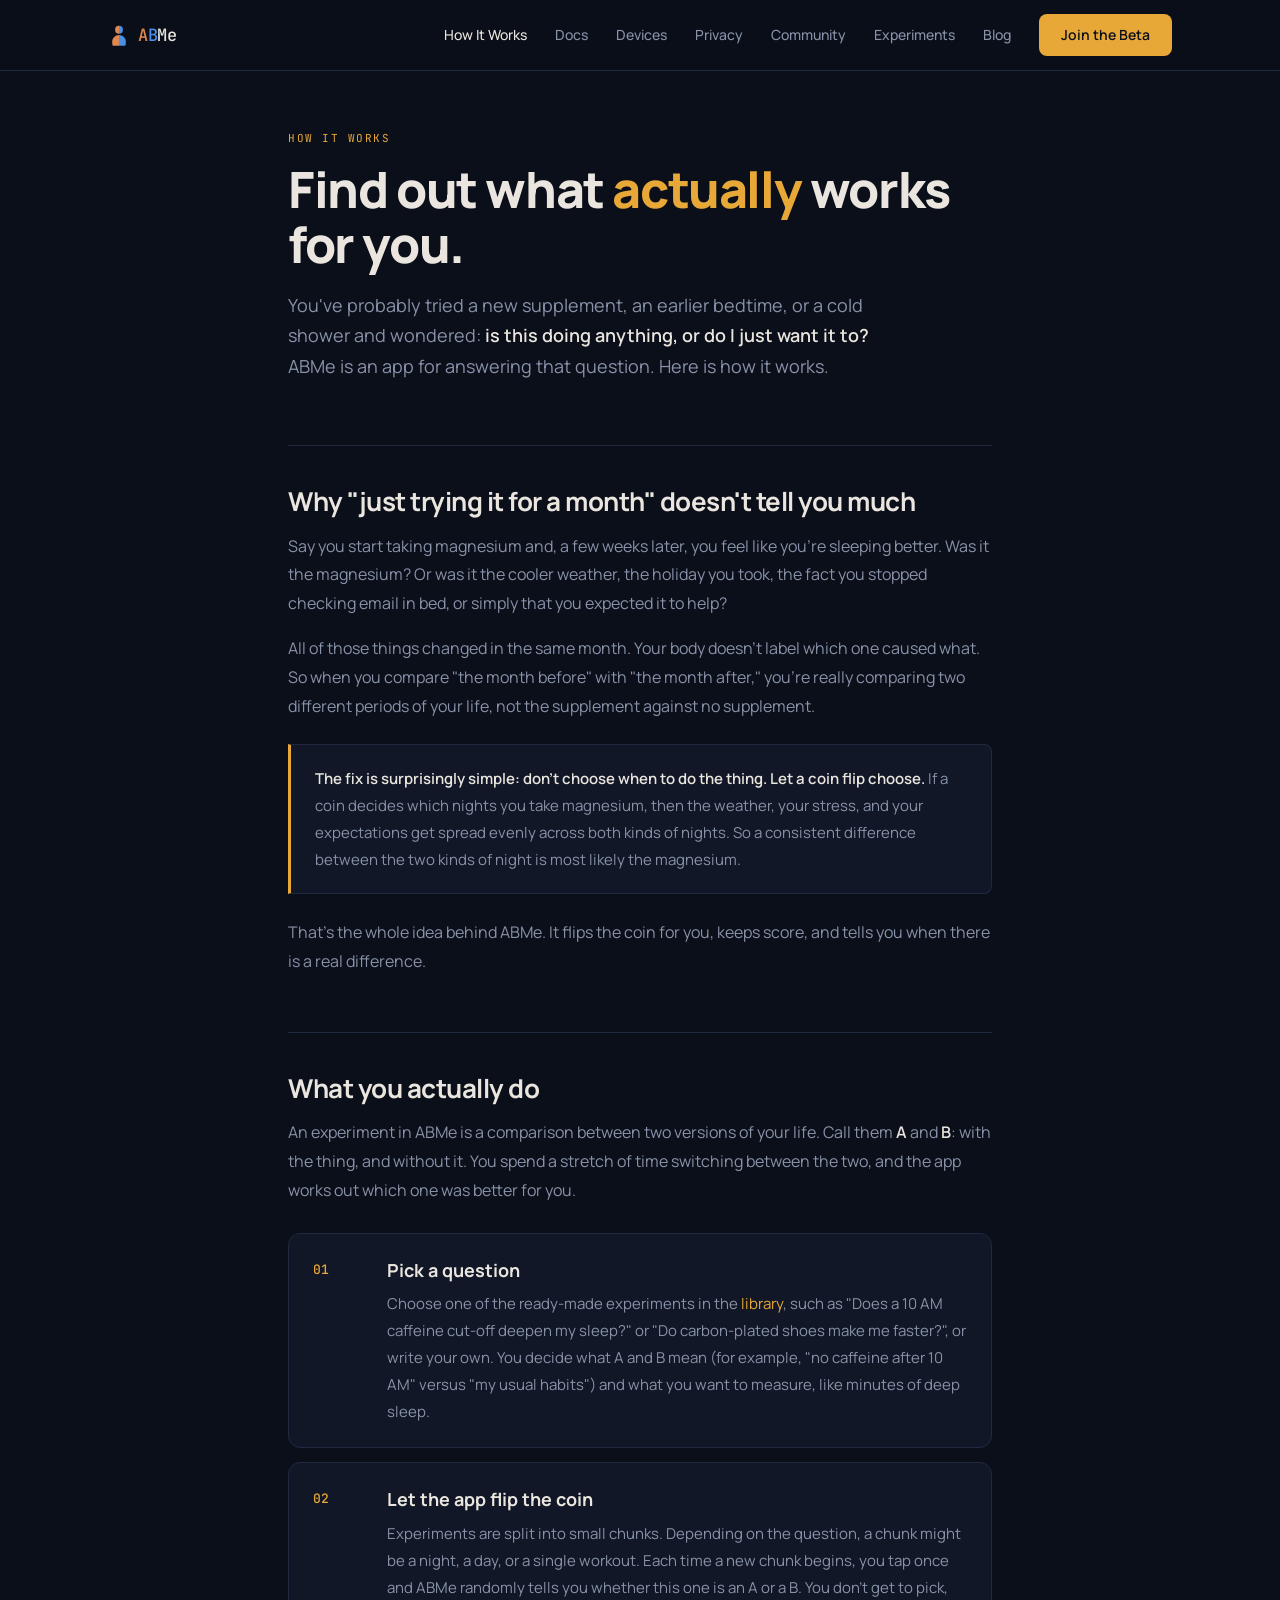
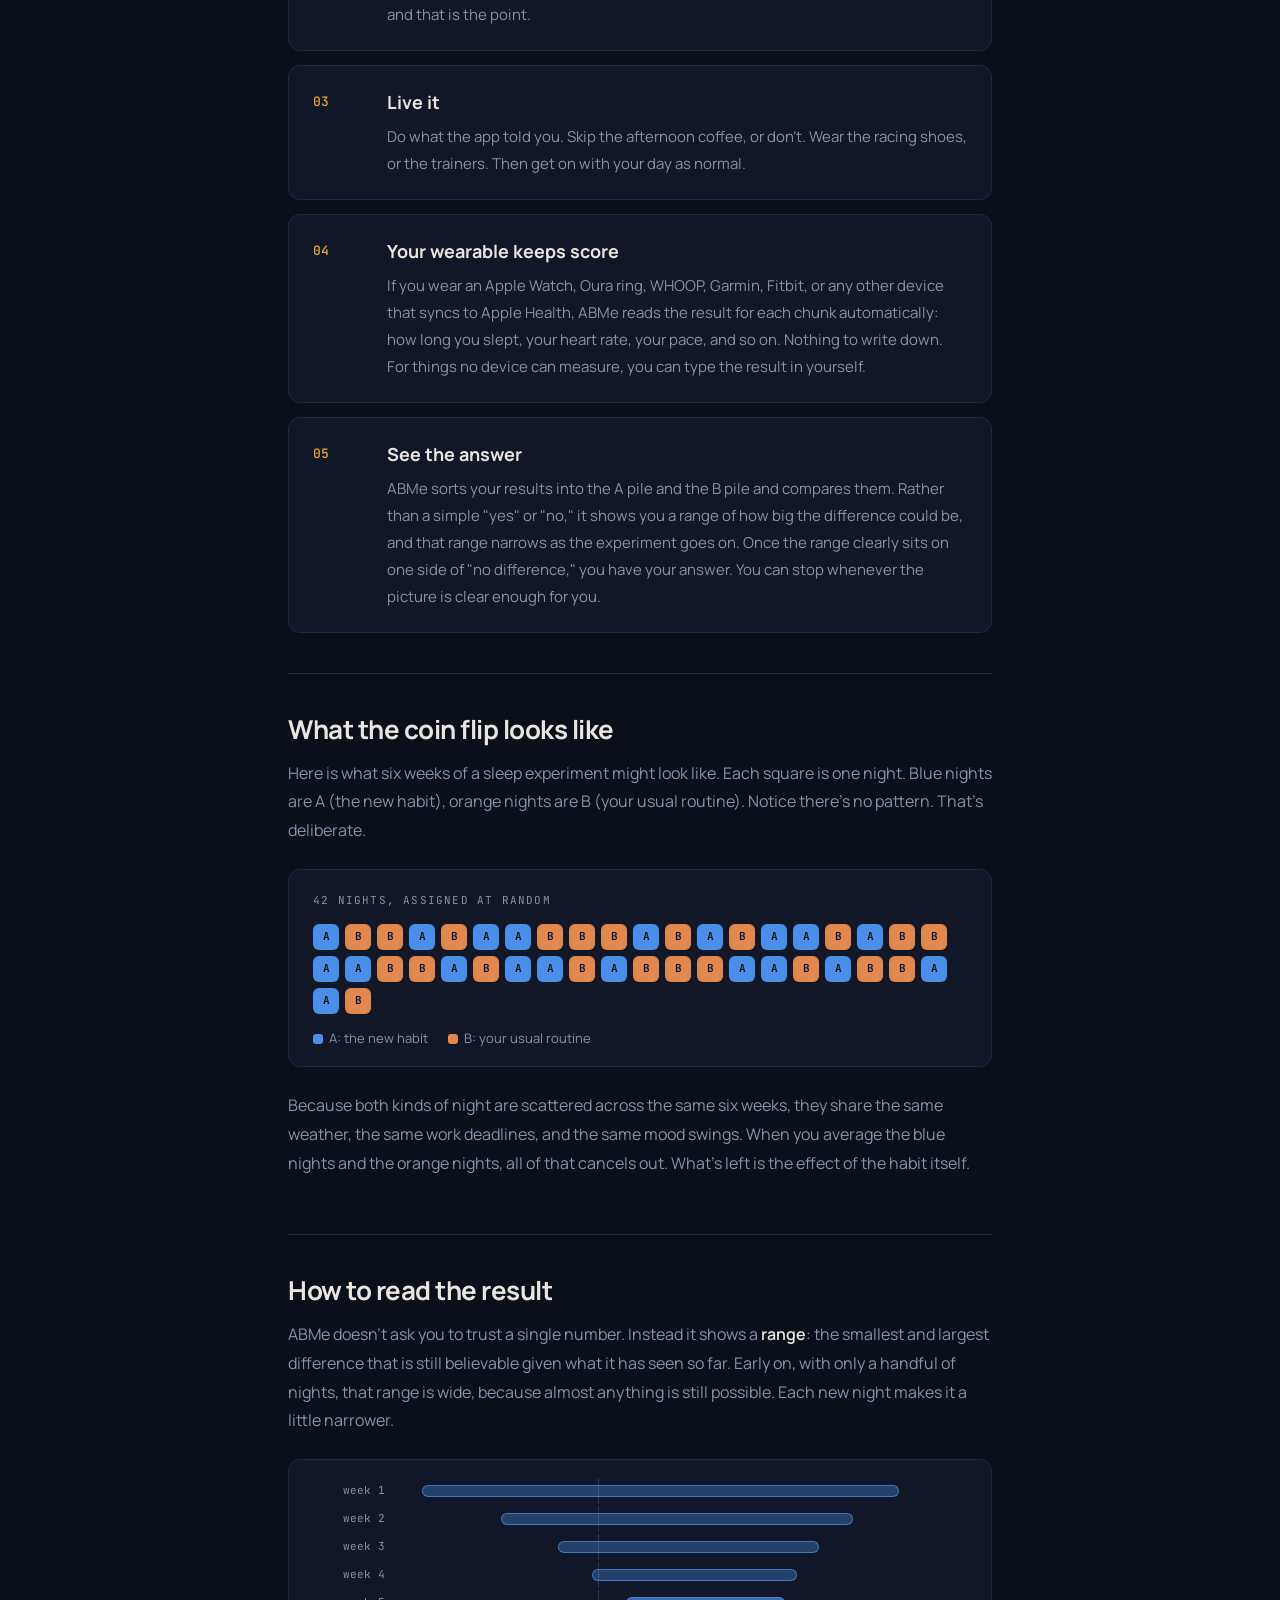
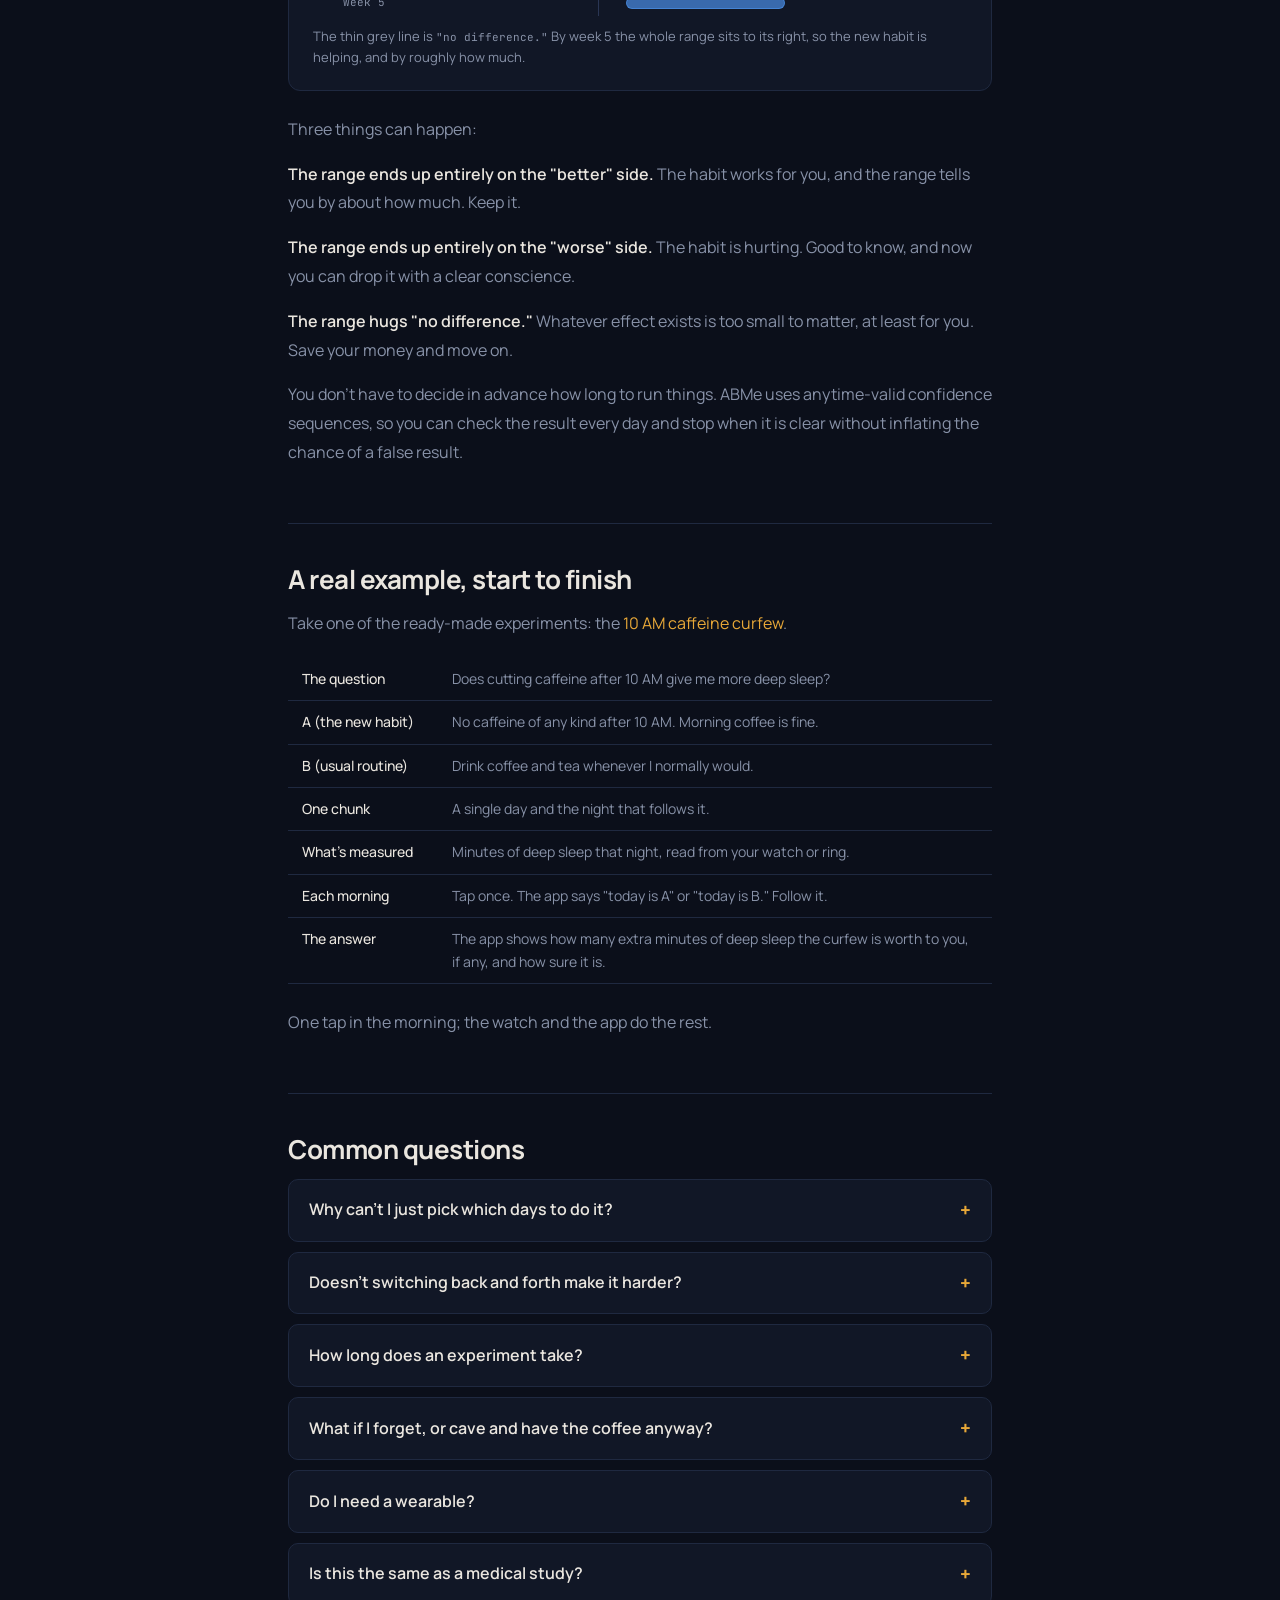
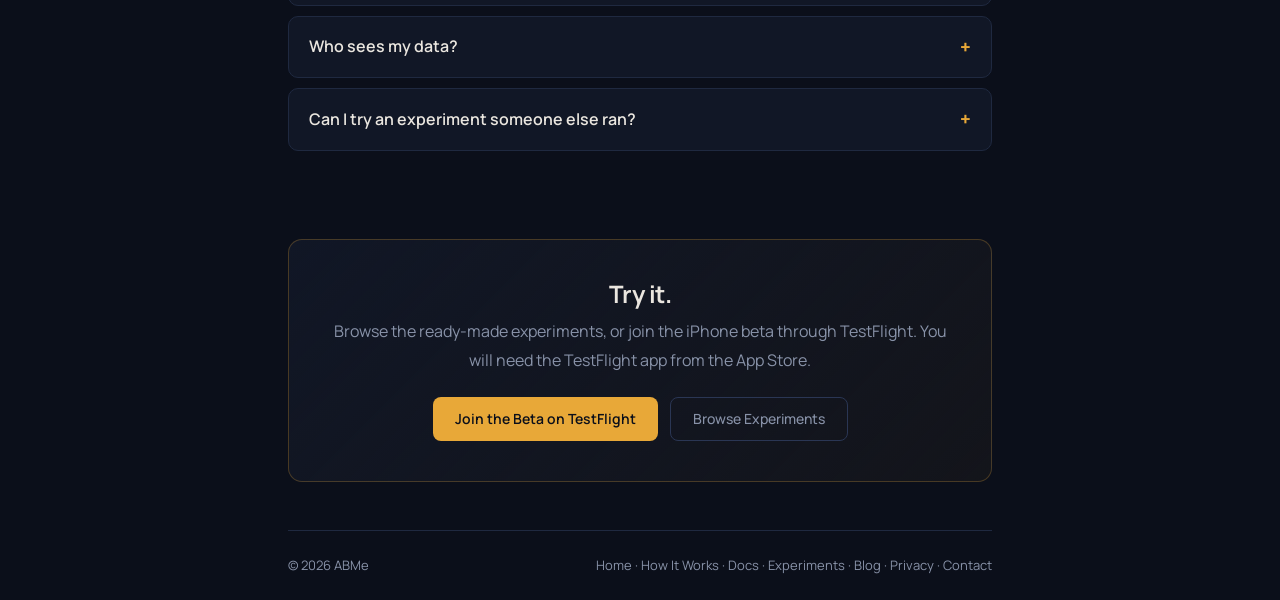
<file: how-it-works/index.html>
<!DOCTYPE html>
<html lang="en">
<head>
<meta charset="UTF-8">
<meta name="viewport" content="width=device-width, initial-scale=1.0">
<title>How It Works — ABMe</title>
<meta name="description" content="A plain-English explanation of how ABMe helps you find out whether a habit, supplement, or routine actually works for you.">
<link rel="canonical" href="https://getabme.com/how-it-works/">
<meta property="og:type" content="website">
<meta property="og:site_name" content="ABMe">
<meta property="og:title" content="How It Works — ABMe">
<meta property="og:description" content="A plain-English explanation of how ABMe helps you find out whether a habit, supplement, or routine actually works for you.">
<meta property="og:url" content="https://getabme.com/how-it-works/">
<meta property="og:image" content="https://getabme.com/og-image.png">
<meta property="og:image:width" content="1200">
<meta property="og:image:height" content="630">
<meta name="twitter:card" content="summary_large_image">
<meta name="twitter:title" content="How It Works — ABMe">
<meta name="twitter:description" content="A plain-English explanation of how ABMe helps you find out whether a habit, supplement, or routine actually works for you.">
<meta name="twitter:image" content="https://getabme.com/og-image.png">
<link rel="icon" type="image/svg+xml" href="../logo.svg">
<link rel="preconnect" href="https://fonts.googleapis.com">
<link rel="preconnect" href="https://fonts.gstatic.com" crossorigin>
<link href="https://fonts.googleapis.com/css2?family=Manrope:wght@300;400;500;600;700;800&family=JetBrains+Mono:wght@400;500&display=swap" rel="stylesheet">
<link rel="stylesheet" href="../assets/site.css">
<style>
  .container { max-width: 760px; }

  /* Page header */
  .page-hero { padding: 130px 0 48px; }
  .overline { font-family: var(--mono); font-size: 11px; text-transform: uppercase; letter-spacing: 1.5px; color: var(--accent); margin-bottom: 14px; }
  .page-hero h1 { font-size: clamp(32px, 5vw, 50px); font-weight: 800; letter-spacing: -1.4px; line-height: 1.1; margin-bottom: 18px; }
  .page-hero h1 em { font-style: normal; color: var(--accent); }
  .page-hero .lede { font-size: 18px; color: var(--text-muted); line-height: 1.7; max-width: 620px; }
  .page-hero .lede strong { color: var(--text); font-weight: 600; }

  /* Prose */
  section { padding: 40px 0; border-top: 1px solid var(--border); }
  h2 { font-size: 26px; font-weight: 700; letter-spacing: -0.5px; line-height: 1.2; margin-bottom: 14px; }
  h2 em { font-style: normal; color: var(--accent); }
  p { font-size: 16px; color: var(--text-muted); line-height: 1.8; margin-bottom: 16px; }
  p strong { color: var(--text); font-weight: 600; }
  p a { color: var(--accent); text-decoration: none; }
  p a:hover { text-decoration: underline; }
  .callout { background: var(--surface); border: 1px solid var(--border); border-left: 3px solid var(--accent); border-radius: 0 8px 8px 0; padding: 20px 24px; margin: 24px 0; }
  .callout p { margin: 0; font-size: 15px; }

  /* Steps */
  .steps { display: flex; flex-direction: column; gap: 14px; margin-top: 28px; }
  .step { display: grid; grid-template-columns: 56px 1fr; gap: 18px; background: var(--surface); border: 1px solid var(--border); border-radius: 12px; padding: 22px 24px; }
  .step-num { font-family: var(--mono); font-size: 13px; color: var(--accent); font-weight: 500; padding-top: 4px; }
  .step h3 { font-size: 18px; font-weight: 700; margin-bottom: 6px; }
  .step p { margin-bottom: 0; font-size: 15px; }
  .step p + p { margin-top: 10px; }

  /* Coin-flip strip */
  .strip-box { background: var(--surface); border: 1px solid var(--border); border-radius: 12px; padding: 22px 24px 18px; margin: 24px 0; }
  .strip-title { font-family: var(--mono); font-size: 11px; text-transform: uppercase; letter-spacing: 1.2px; color: var(--text-muted); margin-bottom: 14px; }
  .strip { display: flex; gap: 6px; flex-wrap: wrap; }
  .strip span { width: 26px; height: 26px; border-radius: 6px; font-family: var(--mono); font-size: 11px; display: flex; align-items: center; justify-content: center; color: #0b0f1a; font-weight: 600; }
  .strip .t { background: var(--treatment); }
  .strip .c { background: var(--control); }
  .strip-legend { display: flex; gap: 20px; margin-top: 14px; font-size: 13px; color: var(--text-muted); }
  .dot { display: inline-block; width: 10px; height: 10px; border-radius: 3px; margin-right: 6px; vertical-align: -1px; }
  .dot.t { background: var(--treatment); } .dot.c { background: var(--control); }

  /* Narrowing range diagram */
  .range-box { background: var(--surface); border: 1px solid var(--border); border-radius: 12px; padding: 22px 24px; margin: 24px 0; }
  .range-row { display: grid; grid-template-columns: 72px 1fr; align-items: center; gap: 14px; margin-bottom: 10px; }
  .range-label { font-family: var(--mono); font-size: 11px; color: var(--text-muted); text-align: right; }
  .range-track { position: relative; height: 18px; }
  .range-zero { position: absolute; left: 35%; top: -4px; bottom: -4px; width: 1px; background: var(--border-light); }
  .range-bar { position: absolute; top: 3px; height: 12px; border-radius: 6px; background: rgba(74,143,231,0.35); border: 1px solid rgba(74,143,231,0.7); }
  .range-bar.final { background: rgba(74,143,231,0.7); }
  .range-caption { font-size: 13px; color: var(--text-muted); margin-top: 14px; }
  .range-caption .z { font-family: var(--mono); font-size: 11px; }

  /* Example */
  .example-table { width: 100%; border-collapse: collapse; margin: 20px 0 24px; font-size: 14px; }
  .example-table td { padding: 10px 14px; border-bottom: 1px solid var(--border); color: var(--text-muted); vertical-align: top; }
  .example-table td:first-child { font-weight: 500; color: var(--text); white-space: nowrap; width: 150px; }

  /* FAQ */
  .faq { display: flex; flex-direction: column; gap: 10px; margin-top: 8px; }
  .faq details { background: var(--surface); border: 1px solid var(--border); border-radius: 10px; padding: 0 20px; }
  .faq summary { cursor: pointer; font-size: 16px; font-weight: 600; padding: 16px 0; list-style: none; display: flex; justify-content: space-between; align-items: center; gap: 12px; }
  .faq summary::-webkit-details-marker { display: none; }
  .faq summary::after { content: '+'; font-family: var(--mono); color: var(--accent); font-size: 18px; }
  .faq summary:focus-visible { outline-offset: 2px; }
  .faq details[open] summary::after { content: '−'; }
  .faq details p { font-size: 15px; padding-bottom: 16px; margin: 0; }
  .faq details p + p { padding-top: 10px; }

  /* CTA */
  .cta-box { background: linear-gradient(135deg, var(--surface), rgba(232,168,56,0.04)); border: 1px solid var(--accent-mid); border-radius: 14px; padding: 40px 36px; text-align: center; margin: 48px 0; }
  .cta-box h2 { font-size: 24px; margin-bottom: 8px; }
  .cta-box p { margin-bottom: 22px; }
  .cta-actions { display: flex; gap: 12px; justify-content: center; flex-wrap: wrap; }

  @media (max-width: 640px) {
    .page-hero { padding-top: 110px; }
    .step { grid-template-columns: 1fr; gap: 6px; }
    .example-table td:first-child { width: auto; white-space: normal; }
  }
</style>
<script type="application/ld+json">
{"@context": "https://schema.org", "@graph": [{"@type": "WebPage", "@id": "https://getabme.com/how-it-works/#webpage", "url": "https://getabme.com/how-it-works/", "name": "How It Works", "description": "A plain-English explanation of how ABMe helps you find out whether a habit, supplement, or routine actually works for you.", "isPartOf": {"@id": "https://getabme.com/#website"}, "publisher": {"@id": "https://getabme.com/#organization"}, "inLanguage": "en"}, {"@type": "BreadcrumbList", "itemListElement": [{"@type": "ListItem", "position": 1, "name": "Home", "item": "https://getabme.com/"}, {"@type": "ListItem", "position": 2, "name": "How It Works", "item": "https://getabme.com/how-it-works/"}]}]}
</script>
</head>
<body>

<nav>
  <div class="nav-inner">
    <a class="logo" href="/"><svg width="22" height="24" viewBox="0 0 200 220" xmlns="http://www.w3.org/2000/svg" aria-hidden="true"><defs><clipPath id="nl"><rect x="0" y="0" width="100" height="220"/></clipPath><clipPath id="nr"><rect x="100" y="0" width="100" height="220"/></clipPath></defs><circle cx="100" cy="62" r="36" clip-path="url(#nl)" fill="rgb(224,135,79)"/><circle cx="100" cy="62" r="36" clip-path="url(#nr)" fill="rgb(74,143,232)"/><path d="M100,110 C65,110 38,138 38,168 L38,195 C38,203 44,209 52,209 L100,209 Z" clip-path="url(#nl)" fill="rgb(224,135,79)"/><path d="M100,110 C135,110 162,138 162,168 L162,195 C162,203 156,209 148,209 L100,209 Z" clip-path="url(#nr)" fill="rgb(74,143,232)"/></svg><span><span class="a">A</span><span class="b">B</span>Me</span></a>
    <div class="nav-links" id="nav-menu">
      <a href="/how-it-works/" class="active">How It Works</a>
      <a href="/docs/">Docs</a>
      <a href="/#hardware" class="nav-anchor">Devices</a>
      <a href="/#privacy" class="nav-anchor">Privacy</a>
      <a href="/#community" class="nav-anchor">Community</a>
      <a href="/experiments/">Experiments</a>
      <a href="/blog/">Blog</a>
    </div>
    <div class="nav-right">
      <a href="https://testflight.apple.com/join/bu77RnGP" target="_blank" rel="noopener" class="btn-primary">Join the Beta</a>
      <button class="nav-toggle" type="button" aria-expanded="false" aria-controls="nav-menu" aria-label="Open menu"><span></span><span></span><span></span></button>
    </div>
  </div>
</nav>

<div class="container">

  <div class="page-hero">
    <div class="overline">How It Works</div>
    <h1>Find out what <em>actually</em> works for you.</h1>
    <p class="lede">You've probably tried a new supplement, an earlier bedtime, or a cold shower and wondered: <strong>is this doing anything, or do I just want it to?</strong> ABMe is an app for answering that question. Here is how it works.</p>
  </div>

  <!-- ───── The problem ───── -->
  <section id="problem">
    <h2>Why "just trying it for a month" doesn't tell you much</h2>
    <p>Say you start taking magnesium and, a few weeks later, you feel like you're sleeping better. Was it the magnesium? Or was it the cooler weather, the holiday you took, the fact you stopped checking email in bed, or simply that you expected it to help?</p>
    <p>All of those things changed in the same month. Your body doesn't label which one caused what. So when you compare "the month before" with "the month after," you're really comparing two different periods of your life, not the supplement against no supplement.</p>
    <div class="callout">
      <p><strong>The fix is surprisingly simple: don't choose when to do the thing. Let a coin flip choose.</strong> If a coin decides which nights you take magnesium, then the weather, your stress, and your expectations get spread evenly across both kinds of nights. So a consistent difference between the two kinds of night is most likely the magnesium.</p>
    </div>
    <p>That's the whole idea behind ABMe. It flips the coin for you, keeps score, and tells you when there is a real difference.</p>
  </section>

  <!-- ───── The steps ───── -->
  <section id="steps">
    <h2>What you actually do</h2>
    <p>An experiment in ABMe is a comparison between two versions of your life. Call them <strong>A</strong> and <strong>B</strong>: with the thing, and without it. You spend a stretch of time switching between the two, and the app works out which one was better for you.</p>

    <div class="steps">
      <div class="step">
        <div class="step-num">01</div>
        <div>
          <h3>Pick a question</h3>
          <p>Choose one of the ready-made experiments in the <a href="/experiments/">library</a>, such as "Does a 10 AM caffeine cut-off deepen my sleep?" or "Do carbon-plated shoes make me faster?", or write your own. You decide what A and B mean (for example, "no caffeine after 10 AM" versus "my usual habits") and what you want to measure, like minutes of deep sleep.</p>
        </div>
      </div>
      <div class="step">
        <div class="step-num">02</div>
        <div>
          <h3>Let the app flip the coin</h3>
          <p>Experiments are split into small chunks. Depending on the question, a chunk might be a night, a day, or a single workout. Each time a new chunk begins, you tap once and ABMe randomly tells you whether this one is an A or a B. You don't get to pick, and that is the point.</p>
        </div>
      </div>
      <div class="step">
        <div class="step-num">03</div>
        <div>
          <h3>Live it</h3>
          <p>Do what the app told you. Skip the afternoon coffee, or don't. Wear the racing shoes, or the trainers. Then get on with your day as normal.</p>
        </div>
      </div>
      <div class="step">
        <div class="step-num">04</div>
        <div>
          <h3>Your wearable keeps score</h3>
          <p>If you wear an Apple Watch, Oura ring, WHOOP, Garmin, Fitbit, or any other device that syncs to Apple Health, ABMe reads the result for each chunk automatically: how long you slept, your heart rate, your pace, and so on. Nothing to write down. For things no device can measure, you can type the result in yourself.</p>
        </div>
      </div>
      <div class="step">
        <div class="step-num">05</div>
        <div>
          <h3>See the answer</h3>
          <p>ABMe sorts your results into the A pile and the B pile and compares them. Rather than a simple "yes" or "no," it shows you a range of how big the difference could be, and that range narrows as the experiment goes on. Once the range clearly sits on one side of "no difference," you have your answer. You can stop whenever the picture is clear enough for you.</p>
        </div>
      </div>
    </div>
  </section>

  <!-- ───── The coin flip, visually ───── -->
  <section id="coin">
    <h2>What the coin flip looks like</h2>
    <p>Here is what six weeks of a sleep experiment might look like. Each square is one night. Blue nights are A (the new habit), orange nights are B (your usual routine). Notice there's no pattern. That's deliberate.</p>
    <div class="strip-box">
      <div class="strip-title">42 nights, assigned at random</div>
      <div class="strip" id="strip" aria-label="A random sequence of A and B nights"></div>
      <div class="strip-legend">
        <span><span class="dot t"></span>A: the new habit</span>
        <span><span class="dot c"></span>B: your usual routine</span>
      </div>
    </div>
    <p>Because both kinds of night are scattered across the same six weeks, they share the same weather, the same work deadlines, and the same mood swings. When you average the blue nights and the orange nights, all of that cancels out. What's left is the effect of the habit itself.</p>
  </section>

  <!-- ───── Reading the result ───── -->
  <section id="result">
    <h2>How to read the result</h2>
    <p>ABMe doesn't ask you to trust a single number. Instead it shows a <strong>range</strong>: the smallest and largest difference that is still believable given what it has seen so far. Early on, with only a handful of nights, that range is wide, because almost anything is still possible. Each new night makes it a little narrower.</p>

    <div class="range-box">
      <div class="range-row"><div class="range-label">week 1</div><div class="range-track"><div class="range-zero"></div><div class="range-bar" style="left:4%; width:84%"></div></div></div>
      <div class="range-row"><div class="range-label">week 2</div><div class="range-track"><div class="range-zero"></div><div class="range-bar" style="left:18%; width:62%"></div></div></div>
      <div class="range-row"><div class="range-label">week 3</div><div class="range-track"><div class="range-zero"></div><div class="range-bar" style="left:28%; width:46%"></div></div></div>
      <div class="range-row"><div class="range-label">week 4</div><div class="range-track"><div class="range-zero"></div><div class="range-bar" style="left:34%; width:36%"></div></div></div>
      <div class="range-row"><div class="range-label">week 5</div><div class="range-track"><div class="range-zero"></div><div class="range-bar final" style="left:40%; width:28%"></div></div></div>
      <div class="range-caption">The thin grey line is <span class="z">"no difference."</span> By week 5 the whole range sits to its right, so the new habit is helping, and by roughly how much.</div>
    </div>

    <p>Three things can happen:</p>
    <p><strong>The range ends up entirely on the "better" side.</strong> The habit works for you, and the range tells you by about how much. Keep it.</p>
    <p><strong>The range ends up entirely on the "worse" side.</strong> The habit is hurting. Good to know, and now you can drop it with a clear conscience.</p>
    <p><strong>The range hugs "no difference."</strong> Whatever effect exists is too small to matter, at least for you. Save your money and move on.</p>
    <p>You don't have to decide in advance how long to run things. ABMe uses anytime-valid confidence sequences, so you can check the result every day and stop when it is clear without inflating the chance of a false result.</p>
  </section>

  <!-- ───── Worked example ───── -->
  <section id="example">
    <h2>A real example, start to finish</h2>
    <p>Take one of the ready-made experiments: the <a href="../blog/caffeine-curfew-sleep.html">10 AM caffeine curfew</a>.</p>
    <table class="example-table">
      <tr><td>The question</td><td>Does cutting caffeine after 10 AM give me more deep sleep?</td></tr>
      <tr><td>A (the new habit)</td><td>No caffeine of any kind after 10 AM. Morning coffee is fine.</td></tr>
      <tr><td>B (usual routine)</td><td>Drink coffee and tea whenever I normally would.</td></tr>
      <tr><td>One chunk</td><td>A single day and the night that follows it.</td></tr>
      <tr><td>What's measured</td><td>Minutes of deep sleep that night, read from your watch or ring.</td></tr>
      <tr><td>Each morning</td><td>Tap once. The app says "today is A" or "today is B." Follow it.</td></tr>
      <tr><td>The answer</td><td>The app shows how many extra minutes of deep sleep the curfew is worth to you, if any, and how sure it is.</td></tr>
    </table>
    <p>One tap in the morning; the watch and the app do the rest.</p>
  </section>

  <!-- ───── FAQ ───── -->
  <section id="faq">
    <h2>Common questions</h2>
    <div class="faq">
      <details>
        <summary>Why can't I just pick which days to do it?</summary>
        <p>Because you'd pick badly without meaning to. People tend to start the new habit on a good day, skip it when they're stressed, and try harder on the days they're being measured. None of that is dishonest, it's just human. Handing the choice to a coin flip removes you from the decision, which is the only way to be sure the difference you see is real.</p>
      </details>
      <details>
        <summary>Doesn't switching back and forth make it harder?</summary>
        <p>Slightly, but that's what makes the answer trustworthy. For some things that linger in your system, the app can build in a gap between switches so one chunk doesn't bleed into the next. The ready-made experiments already have sensible settings for this.</p>
      </details>
      <details>
        <summary>How long does an experiment take?</summary>
        <p>It depends on how big the effect is and how noisy the measurement is. Big, obvious effects show up in a couple of weeks. Subtle ones take longer. You don't have to guess up front: the range narrows as you go, and you stop when it's clear enough.</p>
      </details>
      <details>
        <summary>What if I forget, or cave and have the coffee anyway?</summary>
        <p>It happens. Carry on with the next chunk. Occasional slips make the effect look a little smaller than it really is, but they don't break the experiment.</p>
      </details>
      <details>
        <summary>Do I need a wearable?</summary>
        <p>For anything about sleep, heart rate, recovery, or exercise, yes. A wearable is what turns "I think I slept well" into an actual number, and it does the recording for you. Any device that syncs to Apple Health works. For things no device measures, you can type the result in yourself after each chunk.</p>
      </details>
      <details>
        <summary>Is this the same as a medical study?</summary>
        <p>It uses the same core idea, randomization, that clinical trials and A/B tests rely on. The difference is the subject. A clinical trial tells you what works on average across thousands of people. ABMe tells you what works for one person: you. ABMe is a tool for curiosity and self-knowledge, not a medical device, and it's no substitute for your doctor.</p>
      </details>
      <details>
        <summary>Who sees my data?</summary>
        <p>Nobody, unless you publish. ABMe has no accounts and no servers of its own. Everything is stored and calculated on your phone. Sharing a result card or template sends no health data. Publishing an experiment makes that experiment's daily values public, and nothing else.</p>
      </details>
      <details>
        <summary>Can I try an experiment someone else ran?</summary>
        <p>Yes. When someone shares an experiment, you can load their exact setup with one tap and run it on yourself. If the effect shows up for you too, that's much stronger evidence than any single person's story.</p>
      </details>
    </div>
  </section>

  <div class="cta-box">
    <h2>Try it.</h2>
    <p>Browse the ready-made experiments, or join the iPhone beta through TestFlight. You will need the TestFlight app from the App Store.</p>
    <div class="cta-actions">
      <a href="https://testflight.apple.com/join/bu77RnGP" target="_blank" rel="noopener" class="btn-primary">Join the Beta on TestFlight</a>
      <a href="/experiments/" class="btn-secondary">Browse Experiments</a>
    </div>
  </div>

  <footer>
    <span>&copy; 2026 ABMe</span>
    <span><a href="/">Home</a> &middot; <a href="/how-it-works/">How It Works</a> &middot; <a href="/docs/">Docs</a> &middot; <a href="/experiments/">Experiments</a> &middot; <a href="/blog/">Blog</a> &middot; <a href="/privacy.html">Privacy</a> &middot; <a href="mailto:support@getabme.com">Contact</a></span>
  </footer>
</div>

<script>
(function () {
  // A fixed, random-looking sequence so the strip is the same on every visit.
  var seq = 'ABBABAABBBABABAABABBAABBABAABABBBAABABBAAB';
  var el = document.getElementById('strip');
  var html = '';
  for (var i = 0; i < seq.length; i++) {
    var isA = seq[i] === 'A';
    html += '<span class="' + (isA ? 't' : 'c') + '" title="Night ' + (i + 1) + ': ' + seq[i] + '">' + seq[i] + '</span>';
  }
  el.innerHTML = html;
})();
</script>
<script src="../assets/site.js" defer></script>
</body>
</html>
</file>
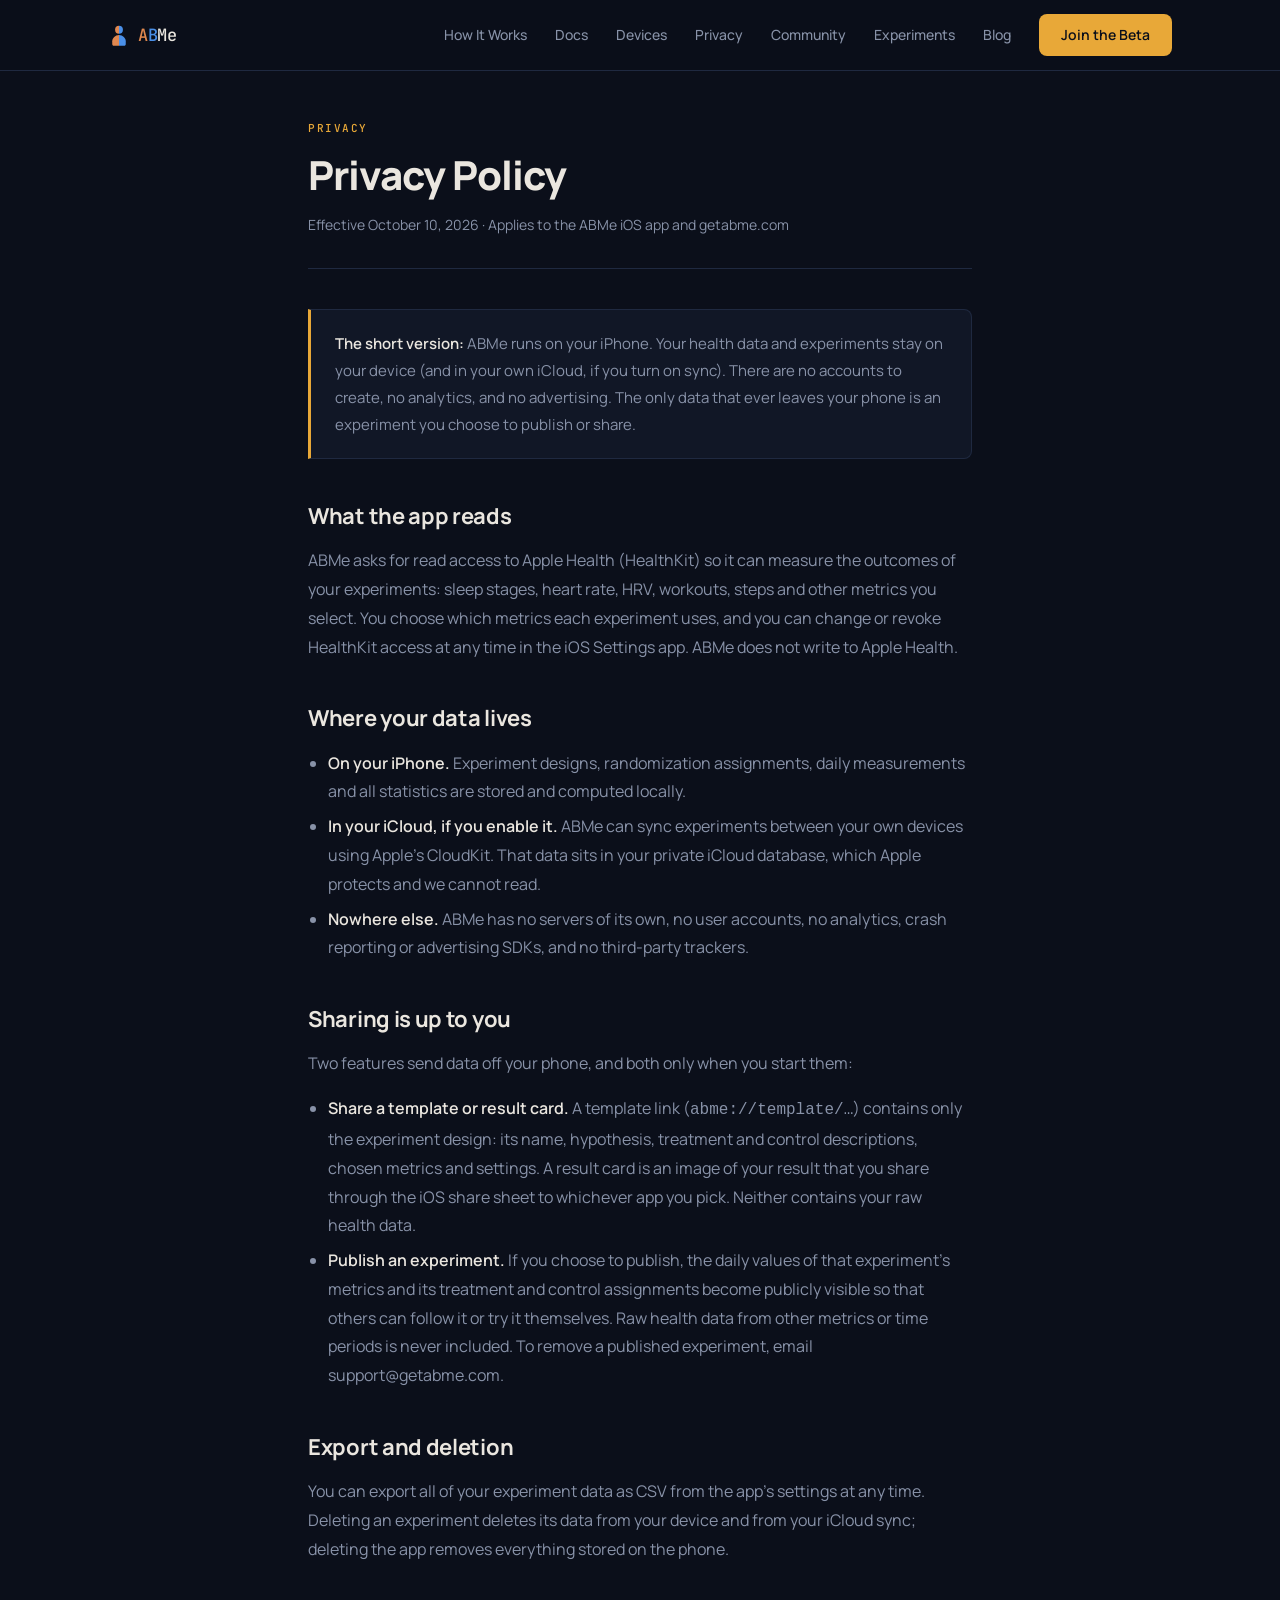
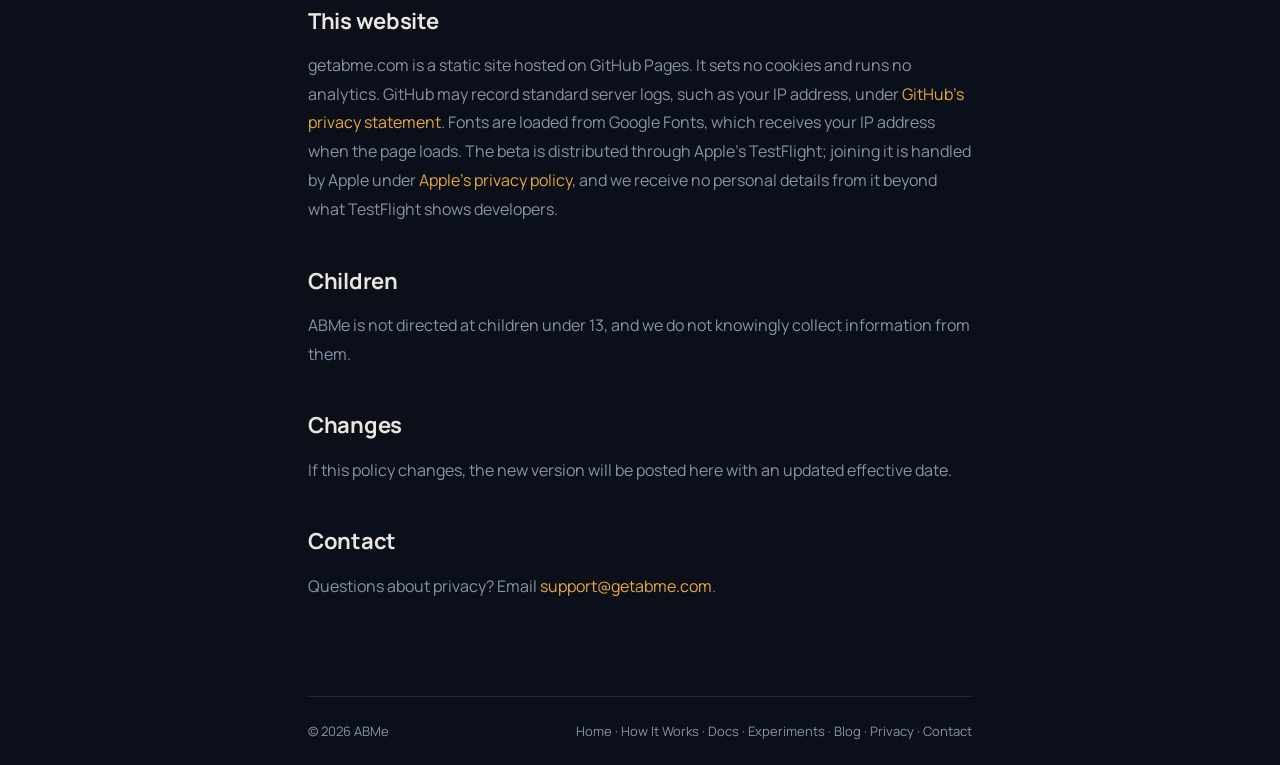
<file: privacy.html>
<!DOCTYPE html>
<html lang="en">
<head>
<meta charset="UTF-8">
<meta name="viewport" content="width=device-width, initial-scale=1.0">
<title>Privacy Policy — ABMe</title>
<meta name="description" content="How ABMe handles your data: experiments and health data stay on your iPhone, there are no accounts or analytics, and publishing an experiment is optional and shares only that experiment’s results.">
<link rel="canonical" href="https://getabme.com/privacy.html">
<meta property="og:type" content="website">
<meta property="og:site_name" content="ABMe">
<meta property="og:title" content="Privacy Policy — ABMe">
<meta property="og:description" content="How ABMe handles your data: experiments and health data stay on your iPhone, there are no accounts or analytics, and publishing an experiment is optional and shares only that experiment’s results.">
<meta property="og:url" content="https://getabme.com/privacy.html">
<meta property="og:image" content="https://getabme.com/og-image.png">
<meta property="og:image:width" content="1200">
<meta property="og:image:height" content="630">
<meta name="twitter:card" content="summary_large_image">
<meta name="twitter:title" content="Privacy Policy — ABMe">
<meta name="twitter:description" content="How ABMe handles your data: experiments and health data stay on your iPhone, there are no accounts or analytics, and publishing an experiment is optional and shares only that experiment’s results.">
<meta name="twitter:image" content="https://getabme.com/og-image.png">
<link rel="icon" type="image/svg+xml" href="logo.svg">
<link rel="preconnect" href="https://fonts.googleapis.com">
<link rel="preconnect" href="https://fonts.gstatic.com" crossorigin>
<link href="https://fonts.googleapis.com/css2?family=Manrope:wght@300;400;500;600;700;800&family=JetBrains+Mono:wght@400;500&display=swap" rel="stylesheet">
<link rel="stylesheet" href="assets/site.css">
<style>
  .container { max-width: 720px; }
  main { padding: 120px 0 80px; }
  .overline { font-family: var(--mono); font-size: 11px; text-transform: uppercase; letter-spacing: 1.5px; color: var(--accent); margin-bottom: 14px; font-weight: 500; }
  h1 { font-size: clamp(28px, 4vw, 40px); font-weight: 800; letter-spacing: -1px; line-height: 1.15; margin-bottom: 16px; }
  .meta { font-size: 14px; color: var(--text-muted); margin-bottom: 40px; padding-bottom: 32px; border-bottom: 1px solid var(--border); }
  h2 { font-size: 22px; font-weight: 700; letter-spacing: -0.3px; margin: 40px 0 12px; }
  p, li { font-size: 16px; color: var(--text-muted); line-height: 1.8; }
  p { margin-bottom: 16px; }
  ul { margin: 0 0 16px 20px; }
  li { margin-bottom: 6px; }
  strong { color: var(--text); font-weight: 600; }
  a { color: var(--accent); text-decoration: none; }
  a:hover { text-decoration: underline; }
  .summary { background: var(--surface); border: 1px solid var(--border); border-left: 3px solid var(--accent); border-radius: 0 8px 8px 0; padding: 20px 24px; margin: 0 0 8px; }
  .summary p { margin: 0; font-size: 15px; }
</style>
<script type="application/ld+json">
{"@context": "https://schema.org", "@graph": [{"@type": "WebPage", "@id": "https://getabme.com/privacy.html#webpage", "url": "https://getabme.com/privacy.html", "name": "Privacy Policy", "description": "How ABMe handles your data: experiments and health data stay on your iPhone, there are no accounts or analytics, and publishing an experiment is optional and shares only that experiment’s results.", "isPartOf": {"@id": "https://getabme.com/#website"}, "publisher": {"@id": "https://getabme.com/#organization"}, "inLanguage": "en"}, {"@type": "BreadcrumbList", "itemListElement": [{"@type": "ListItem", "position": 1, "name": "Home", "item": "https://getabme.com/"}, {"@type": "ListItem", "position": 2, "name": "Privacy Policy", "item": "https://getabme.com/privacy.html"}]}]}
</script>
</head>
<body>

<nav>
  <div class="nav-inner">
    <a class="logo" href="/"><svg width="22" height="24" viewBox="0 0 200 220" xmlns="http://www.w3.org/2000/svg" aria-hidden="true"><defs><clipPath id="nl"><rect x="0" y="0" width="100" height="220"/></clipPath><clipPath id="nr"><rect x="100" y="0" width="100" height="220"/></clipPath></defs><circle cx="100" cy="62" r="36" clip-path="url(#nl)" fill="rgb(224,135,79)"/><circle cx="100" cy="62" r="36" clip-path="url(#nr)" fill="rgb(74,143,232)"/><path d="M100,110 C65,110 38,138 38,168 L38,195 C38,203 44,209 52,209 L100,209 Z" clip-path="url(#nl)" fill="rgb(224,135,79)"/><path d="M100,110 C135,110 162,138 162,168 L162,195 C162,203 156,209 148,209 L100,209 Z" clip-path="url(#nr)" fill="rgb(74,143,232)"/></svg><span><span class="a">A</span><span class="b">B</span>Me</span></a>
    <div class="nav-links" id="nav-menu">
      <a href="/how-it-works/">How It Works</a>
      <a href="/docs/">Docs</a>
      <a href="#hardware" class="nav-anchor">Devices</a>
      <a href="#privacy" class="nav-anchor">Privacy</a>
      <a href="#community" class="nav-anchor">Community</a>
      <a href="/experiments/">Experiments</a>
      <a href="/blog/">Blog</a>
    </div>
    <div class="nav-right">
      <a href="https://testflight.apple.com/join/bu77RnGP" target="_blank" rel="noopener" class="btn-primary">Join the Beta</a>
      <button class="nav-toggle" type="button" aria-expanded="false" aria-controls="nav-menu" aria-label="Open menu"><span></span><span></span><span></span></button>
    </div>
  </div>
</nav>

<div class="container">
  <main>
    <div class="overline">Privacy</div>
    <h1>Privacy Policy</h1>
    <div class="meta">Effective October 10, 2026 &middot; Applies to the ABMe iOS app and getabme.com</div>

    <div class="summary">
      <p><strong>The short version:</strong> ABMe runs on your iPhone. Your health data and experiments stay on your device (and in your own iCloud, if you turn on sync). There are no accounts to create, no analytics, and no advertising. The only data that ever leaves your phone is an experiment you choose to publish or share.</p>
    </div>

    <h2>What the app reads</h2>
    <p>ABMe asks for read access to Apple Health (HealthKit) so it can measure the outcomes of your experiments: sleep stages, heart rate, HRV, workouts, steps and other metrics you select. You choose which metrics each experiment uses, and you can change or revoke HealthKit access at any time in the iOS Settings app. ABMe does not write to Apple Health.</p>

    <h2>Where your data lives</h2>
    <ul>
      <li><strong>On your iPhone.</strong> Experiment designs, randomization assignments, daily measurements and all statistics are stored and computed locally.</li>
      <li><strong>In your iCloud, if you enable it.</strong> ABMe can sync experiments between your own devices using Apple's CloudKit. That data sits in your private iCloud database, which Apple protects and we cannot read.</li>
      <li><strong>Nowhere else.</strong> ABMe has no servers of its own, no user accounts, no analytics, crash reporting or advertising SDKs, and no third-party trackers.</li>
    </ul>

    <h2>Sharing is up to you</h2>
    <p>Two features send data off your phone, and both only when you start them:</p>
    <ul>
      <li><strong>Share a template or result card.</strong> A template link (<code>abme://template/…</code>) contains only the experiment design: its name, hypothesis, treatment and control descriptions, chosen metrics and settings. A result card is an image of your result that you share through the iOS share sheet to whichever app you pick. Neither contains your raw health data.</li>
      <li><strong>Publish an experiment.</strong> If you choose to publish, the daily values of that experiment's metrics and its treatment and control assignments become publicly visible so that others can follow it or try it themselves. Raw health data from other metrics or time periods is never included. To remove a published experiment, email support@getabme.com.</li>
    </ul>

    <h2>Export and deletion</h2>
    <p>You can export all of your experiment data as CSV from the app's settings at any time. Deleting an experiment deletes its data from your device and from your iCloud sync; deleting the app removes everything stored on the phone.</p>

    <h2>This website</h2>
    <p>getabme.com is a static site hosted on GitHub Pages. It sets no cookies and runs no analytics. GitHub may record standard server logs, such as your IP address, under <a href="https://docs.github.com/en/site-policy/privacy-policies/github-general-privacy-statement" target="_blank" rel="noopener">GitHub's privacy statement</a>. Fonts are loaded from Google Fonts, which receives your IP address when the page loads. The beta is distributed through Apple's TestFlight; joining it is handled by Apple under <a href="https://www.apple.com/legal/privacy/" target="_blank" rel="noopener">Apple's privacy policy</a>, and we receive no personal details from it beyond what TestFlight shows developers.</p>

    <h2>Children</h2>
    <p>ABMe is not directed at children under 13, and we do not knowingly collect information from them.</p>

    <h2>Changes</h2>
    <p>If this policy changes, the new version will be posted here with an updated effective date.</p>

    <h2>Contact</h2>
    <p>Questions about privacy? Email <a href="mailto:support@getabme.com">support@getabme.com</a>.</p>
  </main>

  <footer>
    <span>&copy; 2026 ABMe</span>
    <span><a href="/">Home</a> &middot; <a href="/how-it-works/">How It Works</a> &middot; <a href="/docs/">Docs</a> &middot; <a href="/experiments/">Experiments</a> &middot; <a href="/blog/">Blog</a> &middot; <a href="/privacy.html">Privacy</a> &middot; <a href="mailto:support@getabme.com">Contact</a></span>
  </footer>
</div>
<script src="assets/site.js" defer></script>
</body>
</html>
</file>
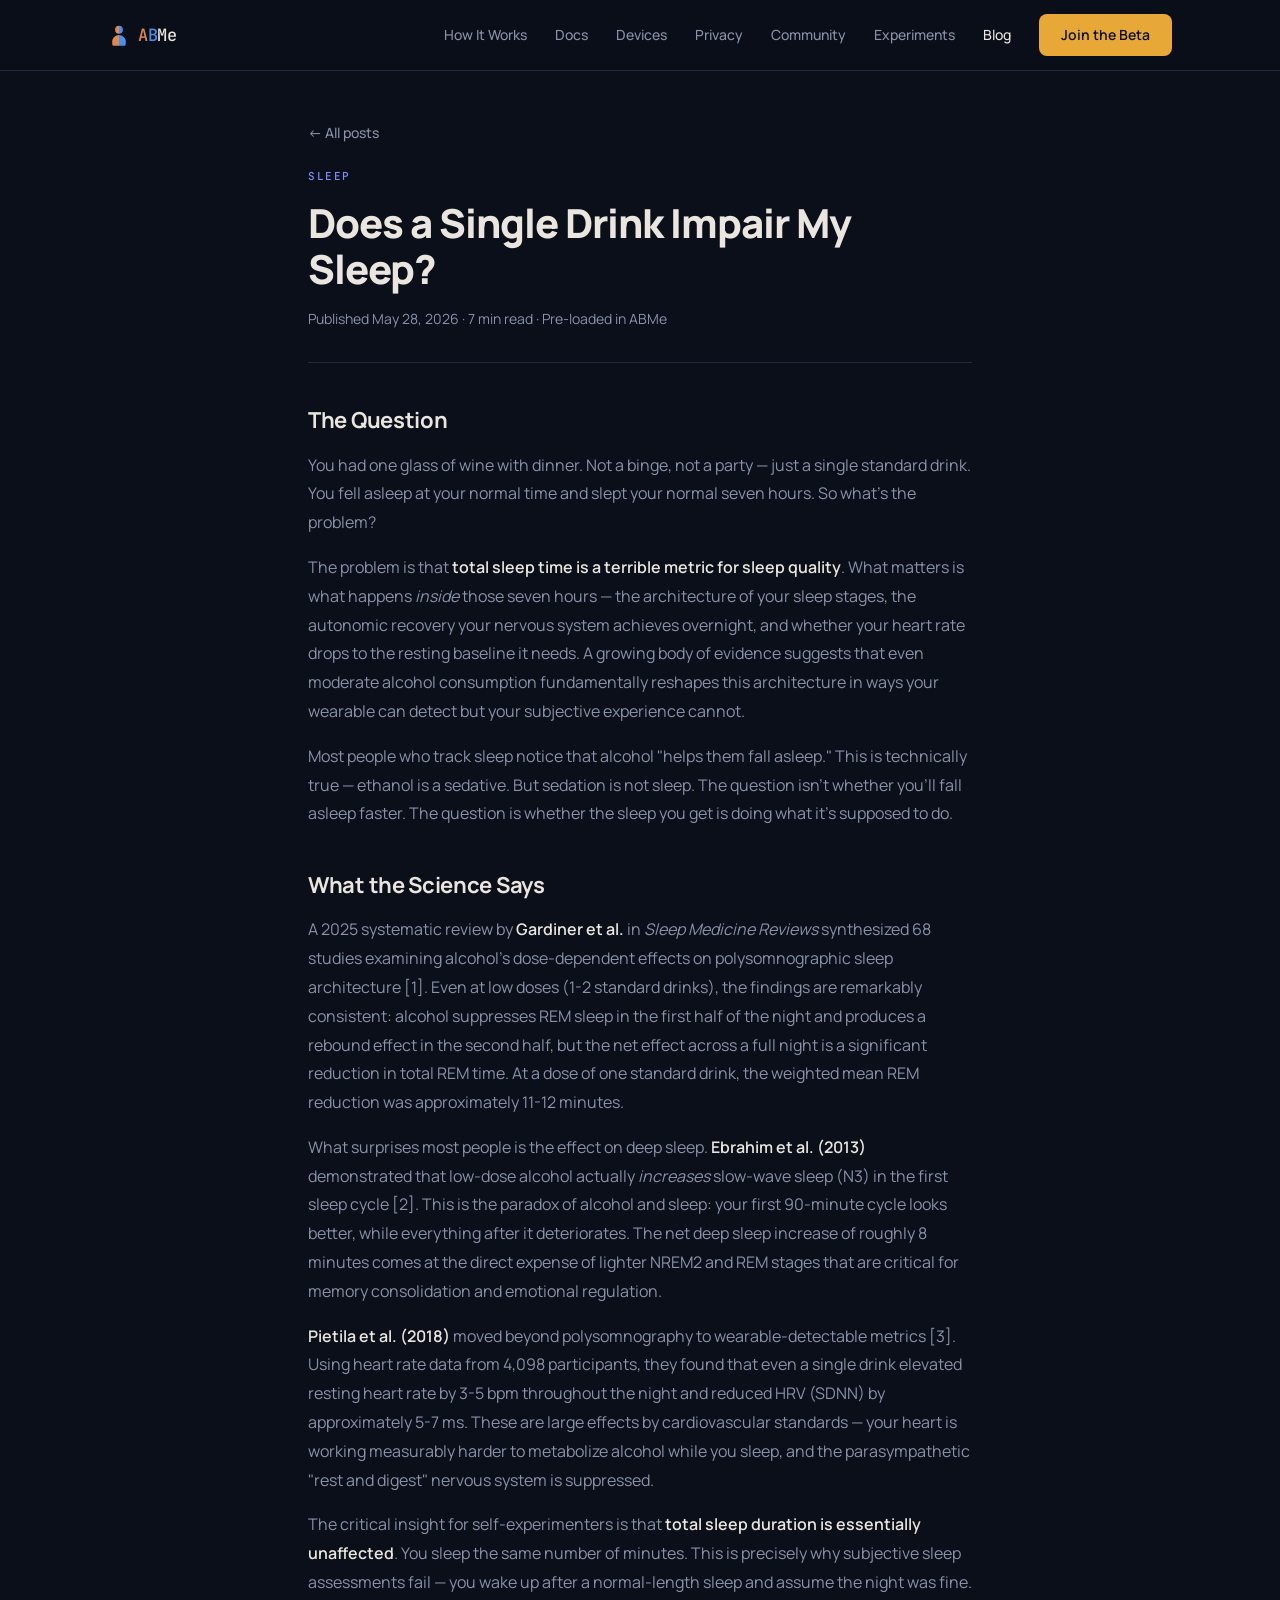
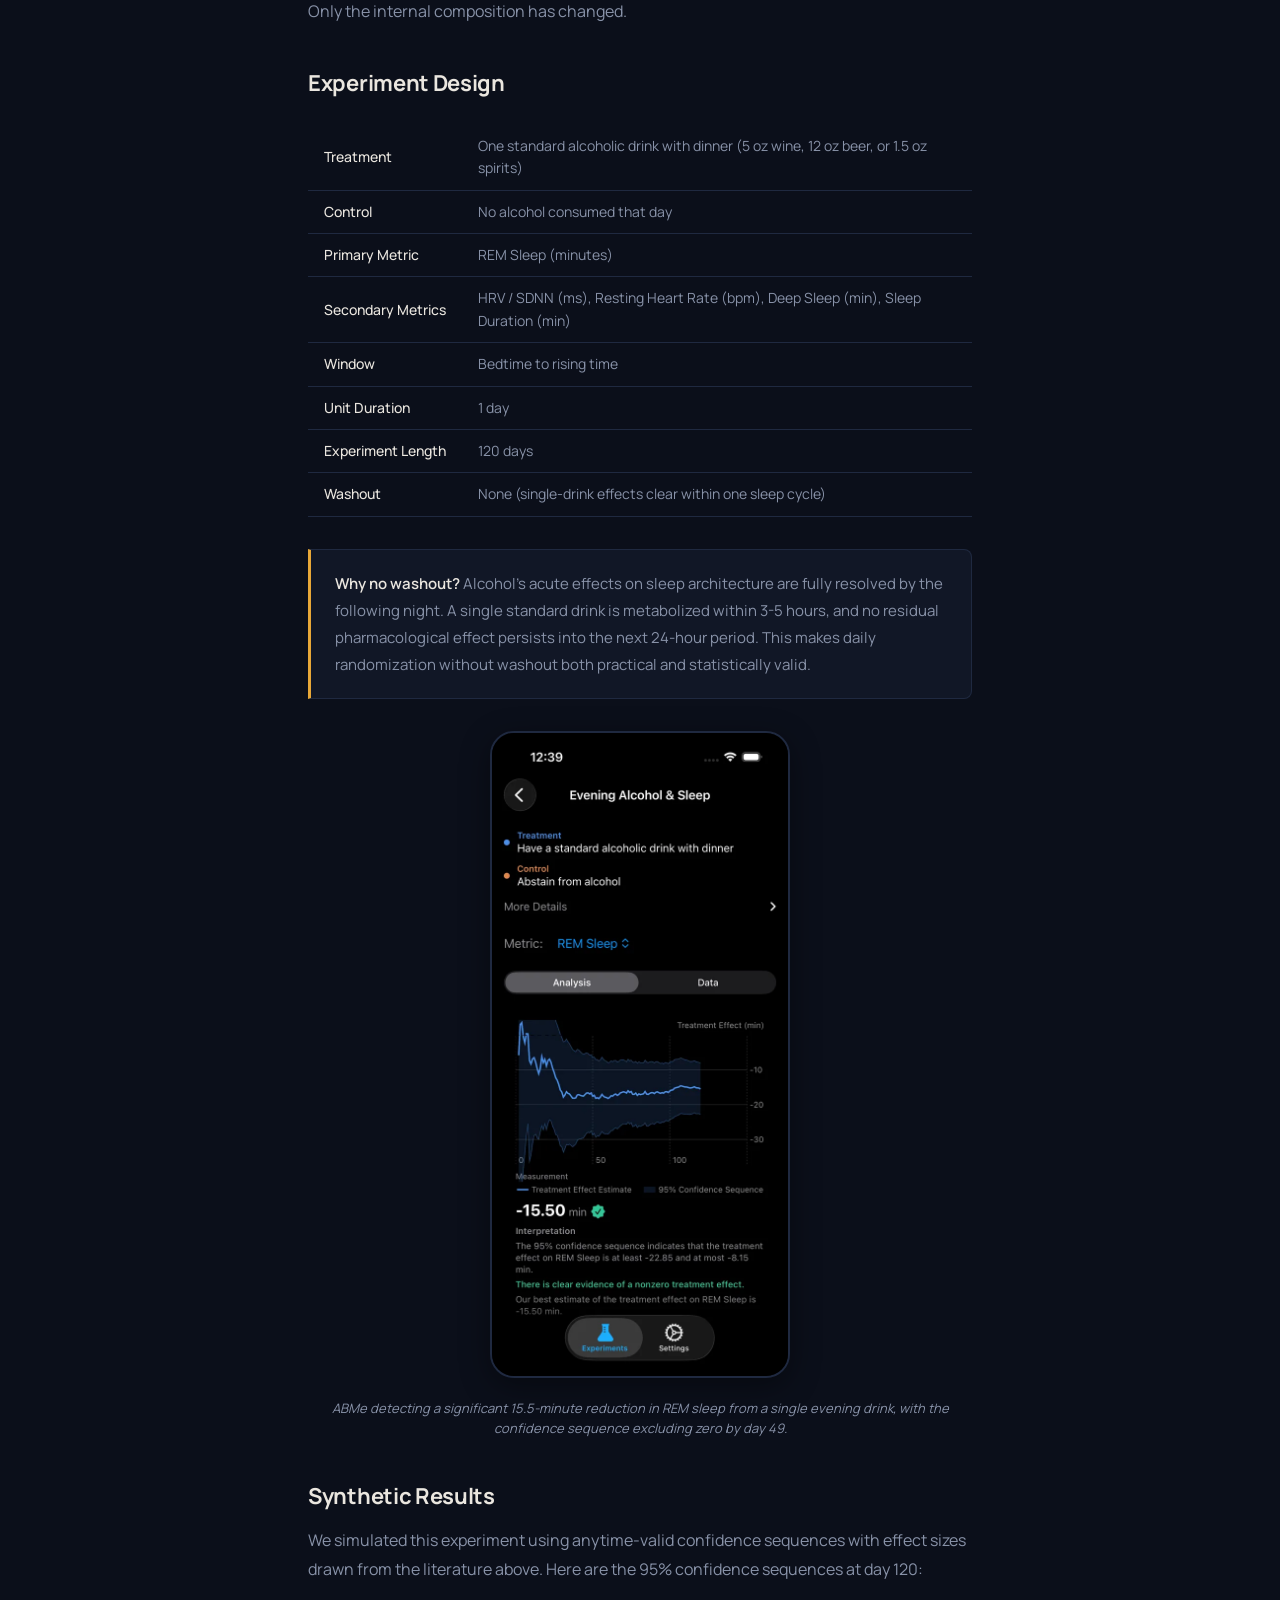
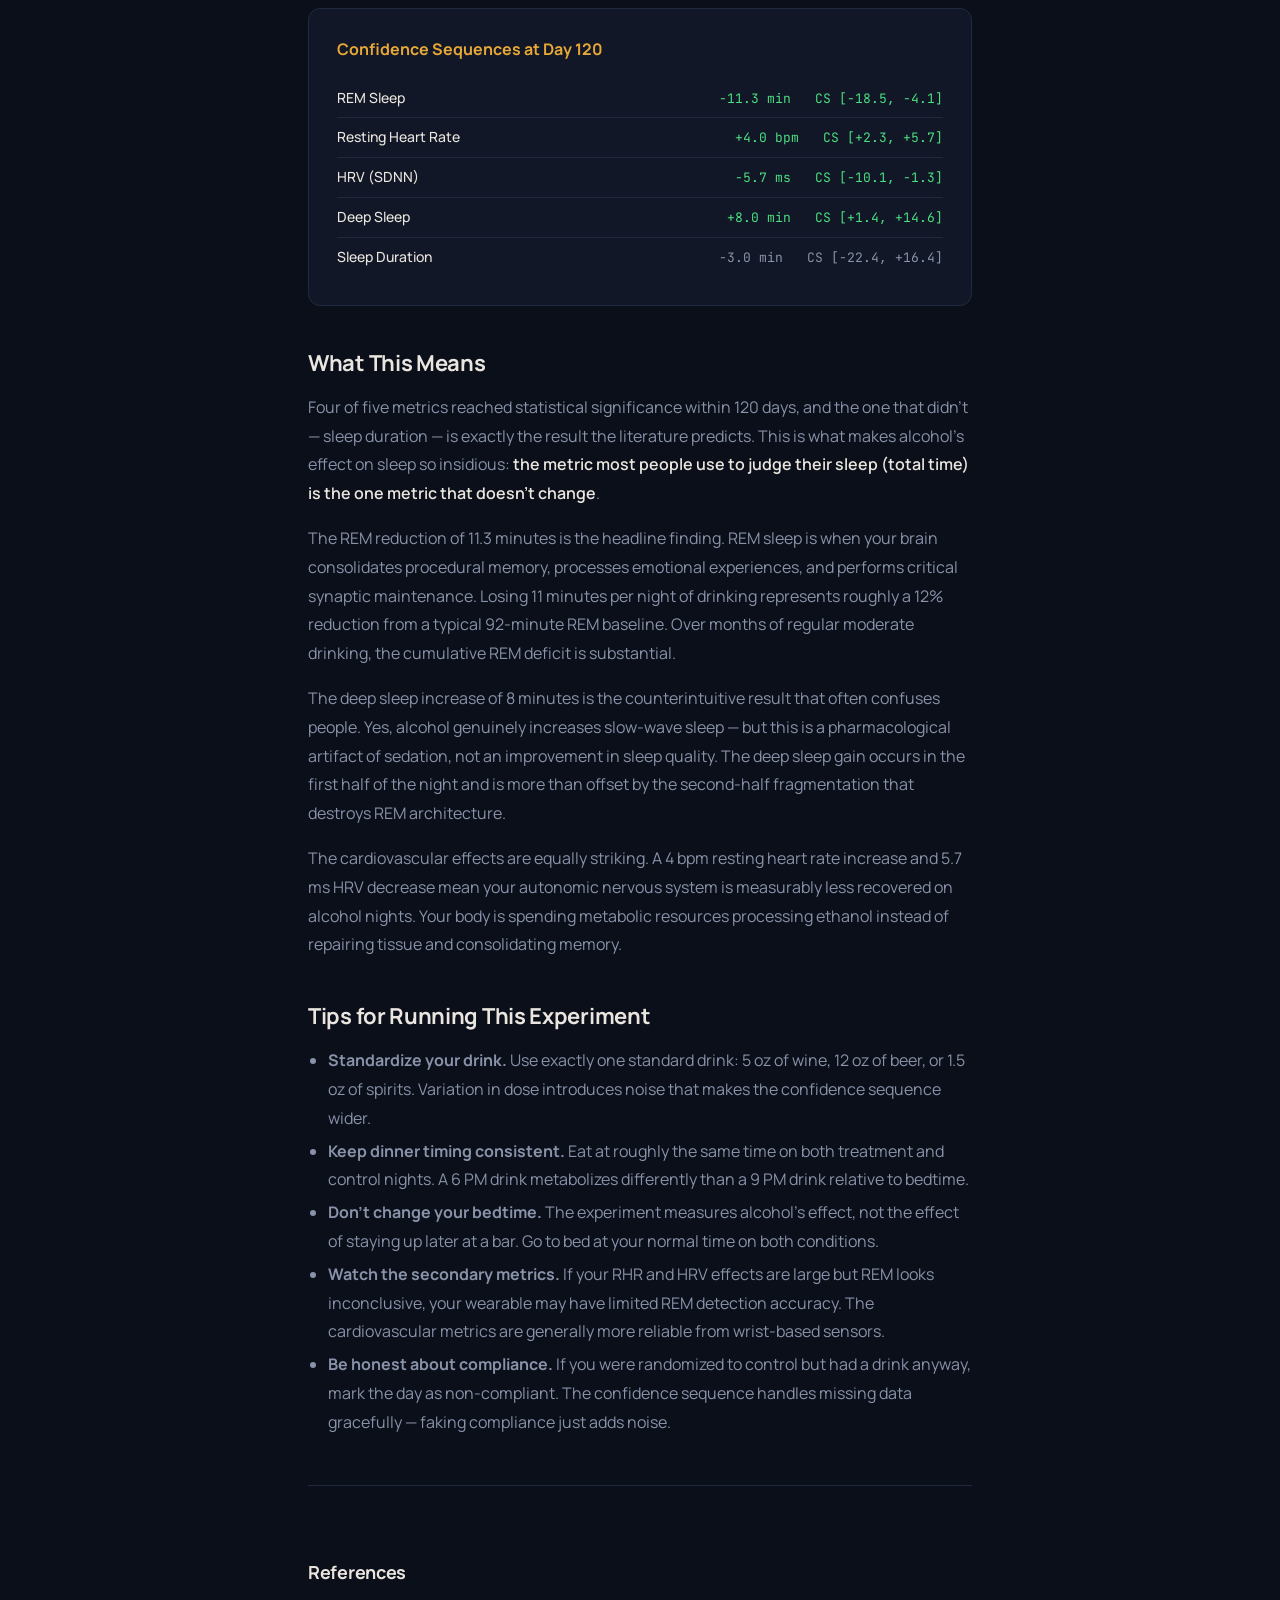
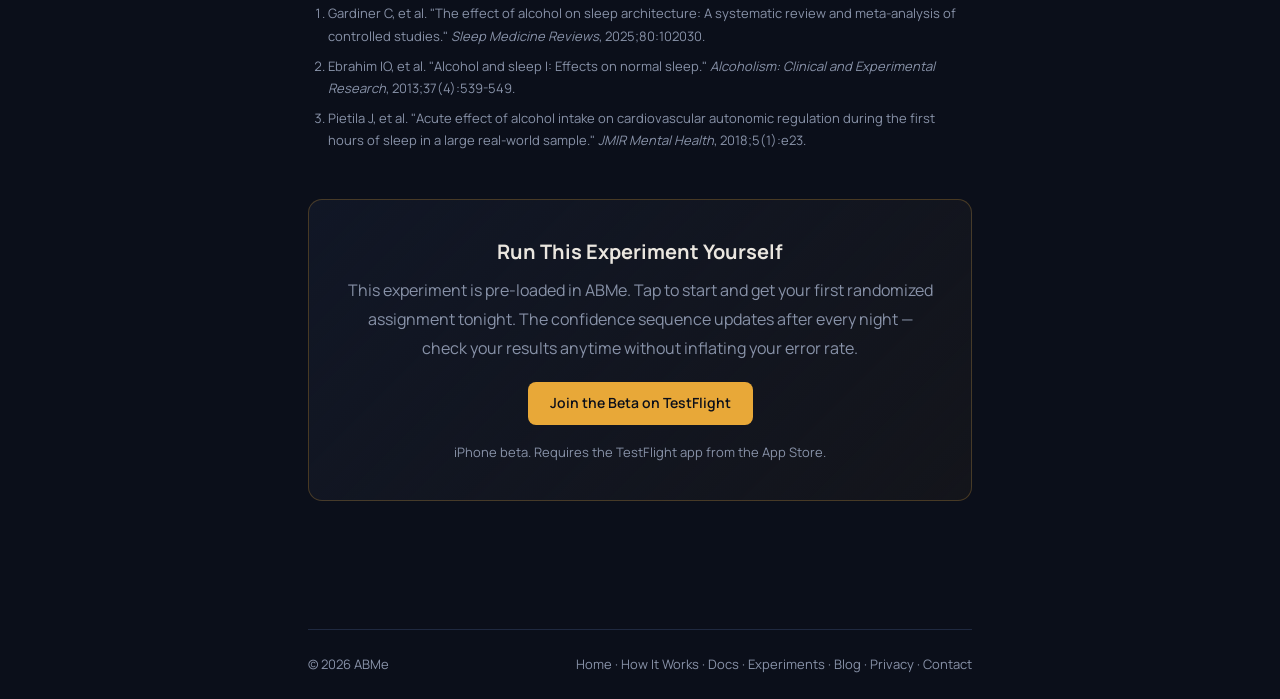
<file: blog/alcohol-sleep.html>
<!DOCTYPE html>
<html lang="en">
<head>
<meta charset="UTF-8">
<meta name="viewport" content="width=device-width, initial-scale=1.0">
<title>Does a Single Drink Impair My Sleep? — ABMe</title>
<meta name="description" content="Alcohol deepens the first half of the night and wrecks REM. Learn what the research shows and how to measure the effect of a single drink on your own sleep with ABMe.">
<link rel="canonical" href="https://getabme.com/blog/alcohol-sleep.html">
<meta property="og:type" content="article">
<meta property="og:site_name" content="ABMe">
<meta property="og:title" content="Does a Single Drink Impair My Sleep? — ABMe">
<meta property="og:description" content="Alcohol deepens the first half of the night and wrecks REM. Learn what the research shows and how to measure the effect of a single drink on your own sleep with ABMe.">
<meta property="og:url" content="https://getabme.com/blog/alcohol-sleep.html">
<meta property="og:image" content="https://getabme.com/og-image.png">
<meta property="og:image:width" content="1200">
<meta property="og:image:height" content="630">
<meta name="twitter:card" content="summary_large_image">
<meta name="twitter:title" content="Does a Single Drink Impair My Sleep? — ABMe">
<meta name="twitter:description" content="Alcohol deepens the first half of the night and wrecks REM. Learn what the research shows and how to measure the effect of a single drink on your own sleep with ABMe.">
<meta name="twitter:image" content="https://getabme.com/og-image.png">
<link rel="icon" type="image/svg+xml" href="../logo.svg">
<link rel="preconnect" href="https://fonts.googleapis.com">
<link rel="preconnect" href="https://fonts.gstatic.com" crossorigin>
<link href="https://fonts.googleapis.com/css2?family=Manrope:wght@300;400;500;600;700;800&family=JetBrains+Mono:wght@400;500&display=swap" rel="stylesheet">
<link rel="stylesheet" href="../assets/site.css">
<style>
  .container { max-width: 720px; }
  .back-link { display: inline-flex; align-items: center; gap: 6px; color: var(--text-muted); text-decoration: none; font-size: 14px; font-weight: 500; margin-bottom: 24px; }
  .back-link:hover { color: var(--text); }
  article { padding: 120px 0 80px; }
  .post-category { font-family: var(--mono); font-size: 11px; text-transform: uppercase; letter-spacing: 1.5px; font-weight: 500; margin-bottom: 14px; }
  article h1 { font-size: clamp(28px,4vw,40px); font-weight: 800; letter-spacing: -1px; line-height: 1.15; margin-bottom: 16px; }
  .post-meta { font-size: 14px; color: var(--text-muted); margin-bottom: 40px; padding-bottom: 32px; border-bottom: 1px solid var(--border); }
  article h2 { font-size: 22px; font-weight: 700; letter-spacing: -0.3px; margin: 40px 0 12px; }
  article p { font-size: 16px; color: var(--text-muted); line-height: 1.8; margin-bottom: 16px; }
  article p strong { color: var(--text); font-weight: 600; }
  article ul, article ol { margin: 0 0 16px 20px; color: var(--text-muted); font-size: 16px; line-height: 1.8; }
  article li { margin-bottom: 4px; }
  .design-table { width: 100%; border-collapse: collapse; margin: 24px 0 32px; font-size: 14px; }
  .design-table td { padding: 10px 16px; border-bottom: 1px solid var(--border); color: var(--text-muted); }
  .design-table td:first-child { font-weight: 500; color: var(--text); white-space: nowrap; }
  .callout { background: var(--surface); border: 1px solid var(--border); border-left: 3px solid var(--accent); border-radius: 0 8px 8px 0; padding: 20px 24px; margin: 24px 0; }
  .callout p { margin: 0; font-size: 15px; }
  .results-box { background: var(--surface); border: 1px solid var(--border); border-radius: 12px; padding: 28px; margin: 24px 0; }
  .results-box h3 { font-size: 16px; font-weight: 700; margin-bottom: 16px; color: var(--accent); }
  .result-row { display: flex; justify-content: space-between; align-items: baseline; padding: 8px 0; border-bottom: 1px solid var(--border); font-size: 14px; }
  .result-row:last-child { border-bottom: none; }
  .result-label { color: var(--text); font-weight: 500; }
  .result-value { font-family: var(--mono); font-size: 13px; }
  .result-sig { color: var(--good); }
  .result-ns { color: var(--text-muted); }
  .references { margin-top: 48px; padding-top: 32px; border-top: 1px solid var(--border); }
  .references h2 { font-size: 18px; margin-bottom: 16px; }
  .references ol { font-size: 13px; color: var(--text-muted); line-height: 1.7; }
  .references li { margin-bottom: 8px; }
  .cta-box { background: linear-gradient(135deg, var(--surface), rgba(232,168,56,0.04)); border: 1px solid var(--accent-mid); border-radius: 14px; padding: 36px; text-align: center; margin: 48px 0; }
  .cta-box h3 { font-size: 20px; font-weight: 700; margin-bottom: 8px; }
  .cta-box p { text-align: center; margin-bottom: 20px; }
  .cta-box .cta-note { margin: 16px 0 0; font-size: 13px; }
  .screenshot-box { margin: 32px 0; text-align: center; }
  .screenshot-box img { max-width: 300px; width: 100%; height: auto; border-radius: 24px; border: 2px solid var(--border); box-shadow: 0 8px 30px rgba(0,0,0,0.4); }
  .screenshot-box .caption { font-size: 13px; color: var(--text-muted); margin-top: 12px; font-style: italic; }
  @media (max-width: 640px) { .design-table td:first-child { white-space: normal; } }
</style>
<meta property="article:published_time" content="2026-05-28T00:00:00Z">
<meta property="article:modified_time" content="2026-11-04T00:00:00Z">
<meta property="article:section" content="Sleep">
<script type="application/ld+json">
{"@context": "https://schema.org", "@graph": [{"@type": "BlogPosting", "@id": "https://getabme.com/blog/alcohol-sleep.html#article", "mainEntityOfPage": "https://getabme.com/blog/alcohol-sleep.html", "url": "https://getabme.com/blog/alcohol-sleep.html", "headline": "Does a Single Drink Impair My Sleep?", "description": "Alcohol deepens the first half of the night and wrecks REM. Learn what the research shows and how to measure the effect of a single drink on your own sleep with ABMe.", "image": "https://getabme.com/blog/images/evening-alcohol-sleep.png", "datePublished": "2026-05-28", "dateModified": "2026-11-04", "articleSection": "Sleep", "timeRequired": "PT7M", "author": {"@id": "https://getabme.com/#organization"}, "publisher": {"@id": "https://getabme.com/#organization"}, "isPartOf": {"@id": "https://getabme.com/#website"}, "inLanguage": "en"}, {"@type": "BreadcrumbList", "itemListElement": [{"@type": "ListItem", "position": 1, "name": "Home", "item": "https://getabme.com/"}, {"@type": "ListItem", "position": 2, "name": "Blog", "item": "https://getabme.com/blog/"}, {"@type": "ListItem", "position": 3, "name": "Does a Single Drink Impair My Sleep?", "item": "https://getabme.com/blog/alcohol-sleep.html"}]}]}
</script>
</head>
<body>
<nav>
  <div class="nav-inner">
    <a class="logo" href="/"><svg width="22" height="24" viewBox="0 0 200 220" xmlns="http://www.w3.org/2000/svg" aria-hidden="true"><defs><clipPath id="nl"><rect x="0" y="0" width="100" height="220"/></clipPath><clipPath id="nr"><rect x="100" y="0" width="100" height="220"/></clipPath></defs><circle cx="100" cy="62" r="36" clip-path="url(#nl)" fill="rgb(224,135,79)"/><circle cx="100" cy="62" r="36" clip-path="url(#nr)" fill="rgb(74,143,232)"/><path d="M100,110 C65,110 38,138 38,168 L38,195 C38,203 44,209 52,209 L100,209 Z" clip-path="url(#nl)" fill="rgb(224,135,79)"/><path d="M100,110 C135,110 162,138 162,168 L162,195 C162,203 156,209 148,209 L100,209 Z" clip-path="url(#nr)" fill="rgb(74,143,232)"/></svg><span><span class="a">A</span><span class="b">B</span>Me</span></a>
    <div class="nav-links" id="nav-menu">
      <a href="/how-it-works/">How It Works</a>
      <a href="/docs/">Docs</a>
      <a href="/#hardware" class="nav-anchor">Devices</a>
      <a href="/#privacy" class="nav-anchor">Privacy</a>
      <a href="/#community" class="nav-anchor">Community</a>
      <a href="/experiments/">Experiments</a>
      <a href="/blog/" class="active">Blog</a>
    </div>
    <div class="nav-right">
      <a href="https://testflight.apple.com/join/bu77RnGP" target="_blank" rel="noopener" class="btn-primary">Join the Beta</a>
      <button class="nav-toggle" type="button" aria-expanded="false" aria-controls="nav-menu" aria-label="Open menu"><span></span><span></span><span></span></button>
    </div>
  </div>
</nav>

<div class="container">
  <article>
    <a class="back-link" href="/blog/">&larr; All posts</a>
    <div class="post-category" style="color: var(--sleep);">Sleep</div>
    <h1>Does a Single Drink Impair My Sleep?</h1>
    <div class="post-meta">Published <time datetime="2026-05-28">May 28, 2026</time> &middot; 7 min read &middot; Pre-loaded in ABMe</div>

    <h2>The Question</h2>
    <p>You had one glass of wine with dinner. Not a binge, not a party — just a single standard drink. You fell asleep at your normal time and slept your normal seven hours. So what's the problem?</p>
    <p>The problem is that <strong>total sleep time is a terrible metric for sleep quality</strong>. What matters is what happens <em>inside</em> those seven hours — the architecture of your sleep stages, the autonomic recovery your nervous system achieves overnight, and whether your heart rate drops to the resting baseline it needs. A growing body of evidence suggests that even moderate alcohol consumption fundamentally reshapes this architecture in ways your wearable can detect but your subjective experience cannot.</p>
    <p>Most people who track sleep notice that alcohol "helps them fall asleep." This is technically true — ethanol is a sedative. But sedation is not sleep. The question isn't whether you'll fall asleep faster. The question is whether the sleep you get is doing what it's supposed to do.</p>

    <h2>What the Science Says</h2>
    <p>A 2025 systematic review by <strong>Gardiner et al.</strong> in <em>Sleep Medicine Reviews</em> synthesized 68 studies examining alcohol's dose-dependent effects on polysomnographic sleep architecture [1]. Even at low doses (1-2 standard drinks), the findings are remarkably consistent: alcohol suppresses REM sleep in the first half of the night and produces a rebound effect in the second half, but the net effect across a full night is a significant reduction in total REM time. At a dose of one standard drink, the weighted mean REM reduction was approximately 11-12 minutes.</p>
    <p>What surprises most people is the effect on deep sleep. <strong>Ebrahim et al. (2013)</strong> demonstrated that low-dose alcohol actually <em>increases</em> slow-wave sleep (N3) in the first sleep cycle [2]. This is the paradox of alcohol and sleep: your first 90-minute cycle looks better, while everything after it deteriorates. The net deep sleep increase of roughly 8 minutes comes at the direct expense of lighter NREM2 and REM stages that are critical for memory consolidation and emotional regulation.</p>
    <p><strong>Pietila et al. (2018)</strong> moved beyond polysomnography to wearable-detectable metrics [3]. Using heart rate data from 4,098 participants, they found that even a single drink elevated resting heart rate by 3-5 bpm throughout the night and reduced HRV (SDNN) by approximately 5-7 ms. These are large effects by cardiovascular standards — your heart is working measurably harder to metabolize alcohol while you sleep, and the parasympathetic "rest and digest" nervous system is suppressed.</p>
    <p>The critical insight for self-experimenters is that <strong>total sleep duration is essentially unaffected</strong>. You sleep the same number of minutes. This is precisely why subjective sleep assessments fail — you wake up after a normal-length sleep and assume the night was fine. Only the internal composition has changed.</p>

    <h2>Experiment Design</h2>
    <table class="design-table">
      <tr><td>Treatment</td><td>One standard alcoholic drink with dinner (5 oz wine, 12 oz beer, or 1.5 oz spirits)</td></tr>
      <tr><td>Control</td><td>No alcohol consumed that day</td></tr>
      <tr><td>Primary Metric</td><td>REM Sleep (minutes)</td></tr>
      <tr><td>Secondary Metrics</td><td>HRV / SDNN (ms), Resting Heart Rate (bpm), Deep Sleep (min), Sleep Duration (min)</td></tr>
      <tr><td>Window</td><td>Bedtime to rising time</td></tr>
      <tr><td>Unit Duration</td><td>1 day</td></tr>
      <tr><td>Experiment Length</td><td>120 days</td></tr>
      <tr><td>Washout</td><td>None (single-drink effects clear within one sleep cycle)</td></tr>
    </table>

    <div class="callout">
      <p><strong>Why no washout?</strong> Alcohol's acute effects on sleep architecture are fully resolved by the following night. A single standard drink is metabolized within 3-5 hours, and no residual pharmacological effect persists into the next 24-hour period. This makes daily randomization without washout both practical and statistically valid.</p>
    </div>

    <div class="screenshot-box">
      <picture><source type="image/webp" srcset="images/evening-alcohol-sleep.webp"><img src="images/evening-alcohol-sleep.png" alt="ABMe confidence sequence chart showing significant REM sleep reduction from alcohol" width="1206" height="2622" loading="lazy"></picture>
      <div class="caption">ABMe detecting a significant 15.5-minute reduction in REM sleep from a single evening drink, with the confidence sequence excluding zero by day 49.</div>
    </div>

    <h2>Synthetic Results</h2>
    <p>We simulated this experiment using anytime-valid confidence sequences with effect sizes drawn from the literature above. Here are the 95% confidence sequences at day 120:</p>

    <div class="results-box">
      <h3>Confidence Sequences at Day 120</h3>
      <div class="result-row">
        <span class="result-label">REM Sleep</span>
        <span class="result-value result-sig">-11.3 min &nbsp; CS [-18.5, -4.1]</span>
      </div>
      <div class="result-row">
        <span class="result-label">Resting Heart Rate</span>
        <span class="result-value result-sig">+4.0 bpm &nbsp; CS [+2.3, +5.7]</span>
      </div>
      <div class="result-row">
        <span class="result-label">HRV (SDNN)</span>
        <span class="result-value result-sig">-5.7 ms &nbsp; CS [-10.1, -1.3]</span>
      </div>
      <div class="result-row">
        <span class="result-label">Deep Sleep</span>
        <span class="result-value result-sig">+8.0 min &nbsp; CS [+1.4, +14.6]</span>
      </div>
      <div class="result-row">
        <span class="result-label">Sleep Duration</span>
        <span class="result-value result-ns">-3.0 min &nbsp; CS [-22.4, +16.4]</span>
      </div>
    </div>

    <h2>What This Means</h2>
    <p>Four of five metrics reached statistical significance within 120 days, and the one that didn't — sleep duration — is exactly the result the literature predicts. This is what makes alcohol's effect on sleep so insidious: <strong>the metric most people use to judge their sleep (total time) is the one metric that doesn't change</strong>.</p>
    <p>The REM reduction of 11.3 minutes is the headline finding. REM sleep is when your brain consolidates procedural memory, processes emotional experiences, and performs critical synaptic maintenance. Losing 11 minutes per night of drinking represents roughly a 12% reduction from a typical 92-minute REM baseline. Over months of regular moderate drinking, the cumulative REM deficit is substantial.</p>
    <p>The deep sleep increase of 8 minutes is the counterintuitive result that often confuses people. Yes, alcohol genuinely increases slow-wave sleep — but this is a pharmacological artifact of sedation, not an improvement in sleep quality. The deep sleep gain occurs in the first half of the night and is more than offset by the second-half fragmentation that destroys REM architecture.</p>
    <p>The cardiovascular effects are equally striking. A 4 bpm resting heart rate increase and 5.7 ms HRV decrease mean your autonomic nervous system is measurably less recovered on alcohol nights. Your body is spending metabolic resources processing ethanol instead of repairing tissue and consolidating memory.</p>

    <h2>Tips for Running This Experiment</h2>
    <ul>
      <li><strong>Standardize your drink.</strong> Use exactly one standard drink: 5 oz of wine, 12 oz of beer, or 1.5 oz of spirits. Variation in dose introduces noise that makes the confidence sequence wider.</li>
      <li><strong>Keep dinner timing consistent.</strong> Eat at roughly the same time on both treatment and control nights. A 6 PM drink metabolizes differently than a 9 PM drink relative to bedtime.</li>
      <li><strong>Don't change your bedtime.</strong> The experiment measures alcohol's effect, not the effect of staying up later at a bar. Go to bed at your normal time on both conditions.</li>
      <li><strong>Watch the secondary metrics.</strong> If your RHR and HRV effects are large but REM looks inconclusive, your wearable may have limited REM detection accuracy. The cardiovascular metrics are generally more reliable from wrist-based sensors.</li>
      <li><strong>Be honest about compliance.</strong> If you were randomized to control but had a drink anyway, mark the day as non-compliant. The confidence sequence handles missing data gracefully — faking compliance just adds noise.</li>
    </ul>

    <div class="references">
      <h2>References</h2>
      <ol>
        <li>Gardiner C, et al. "The effect of alcohol on sleep architecture: A systematic review and meta-analysis of controlled studies." <em>Sleep Medicine Reviews</em>, 2025;80:102030.</li>
        <li>Ebrahim IO, et al. "Alcohol and sleep I: Effects on normal sleep." <em>Alcoholism: Clinical and Experimental Research</em>, 2013;37(4):539-549.</li>
        <li>Pietila J, et al. "Acute effect of alcohol intake on cardiovascular autonomic regulation during the first hours of sleep in a large real-world sample." <em>JMIR Mental Health</em>, 2018;5(1):e23.</li>
      </ol>
    </div>

    <div class="cta-box">
      <h3>Run This Experiment Yourself</h3>
      <p>This experiment is pre-loaded in ABMe. Tap to start and get your first randomized assignment tonight. The confidence sequence updates after every night — check your results anytime without inflating your error rate.</p>
      <a href="https://testflight.apple.com/join/bu77RnGP" target="_blank" rel="noopener" class="btn-primary">Join the Beta on TestFlight</a>
      <p class="cta-note">iPhone beta. Requires the TestFlight app from the App Store.</p>
    </div>
  </article>

  <footer>
    <span>&copy; 2026 ABMe</span>
    <span><a href="/">Home</a> &middot; <a href="/how-it-works/">How It Works</a> &middot; <a href="/docs/">Docs</a> &middot; <a href="/experiments/">Experiments</a> &middot; <a href="/blog/">Blog</a> &middot; <a href="/privacy.html">Privacy</a> &middot; <a href="mailto:support@getabme.com">Contact</a></span>
  </footer>
</div>
<script src="../assets/site.js" defer></script>
</body>
</html>
</file>
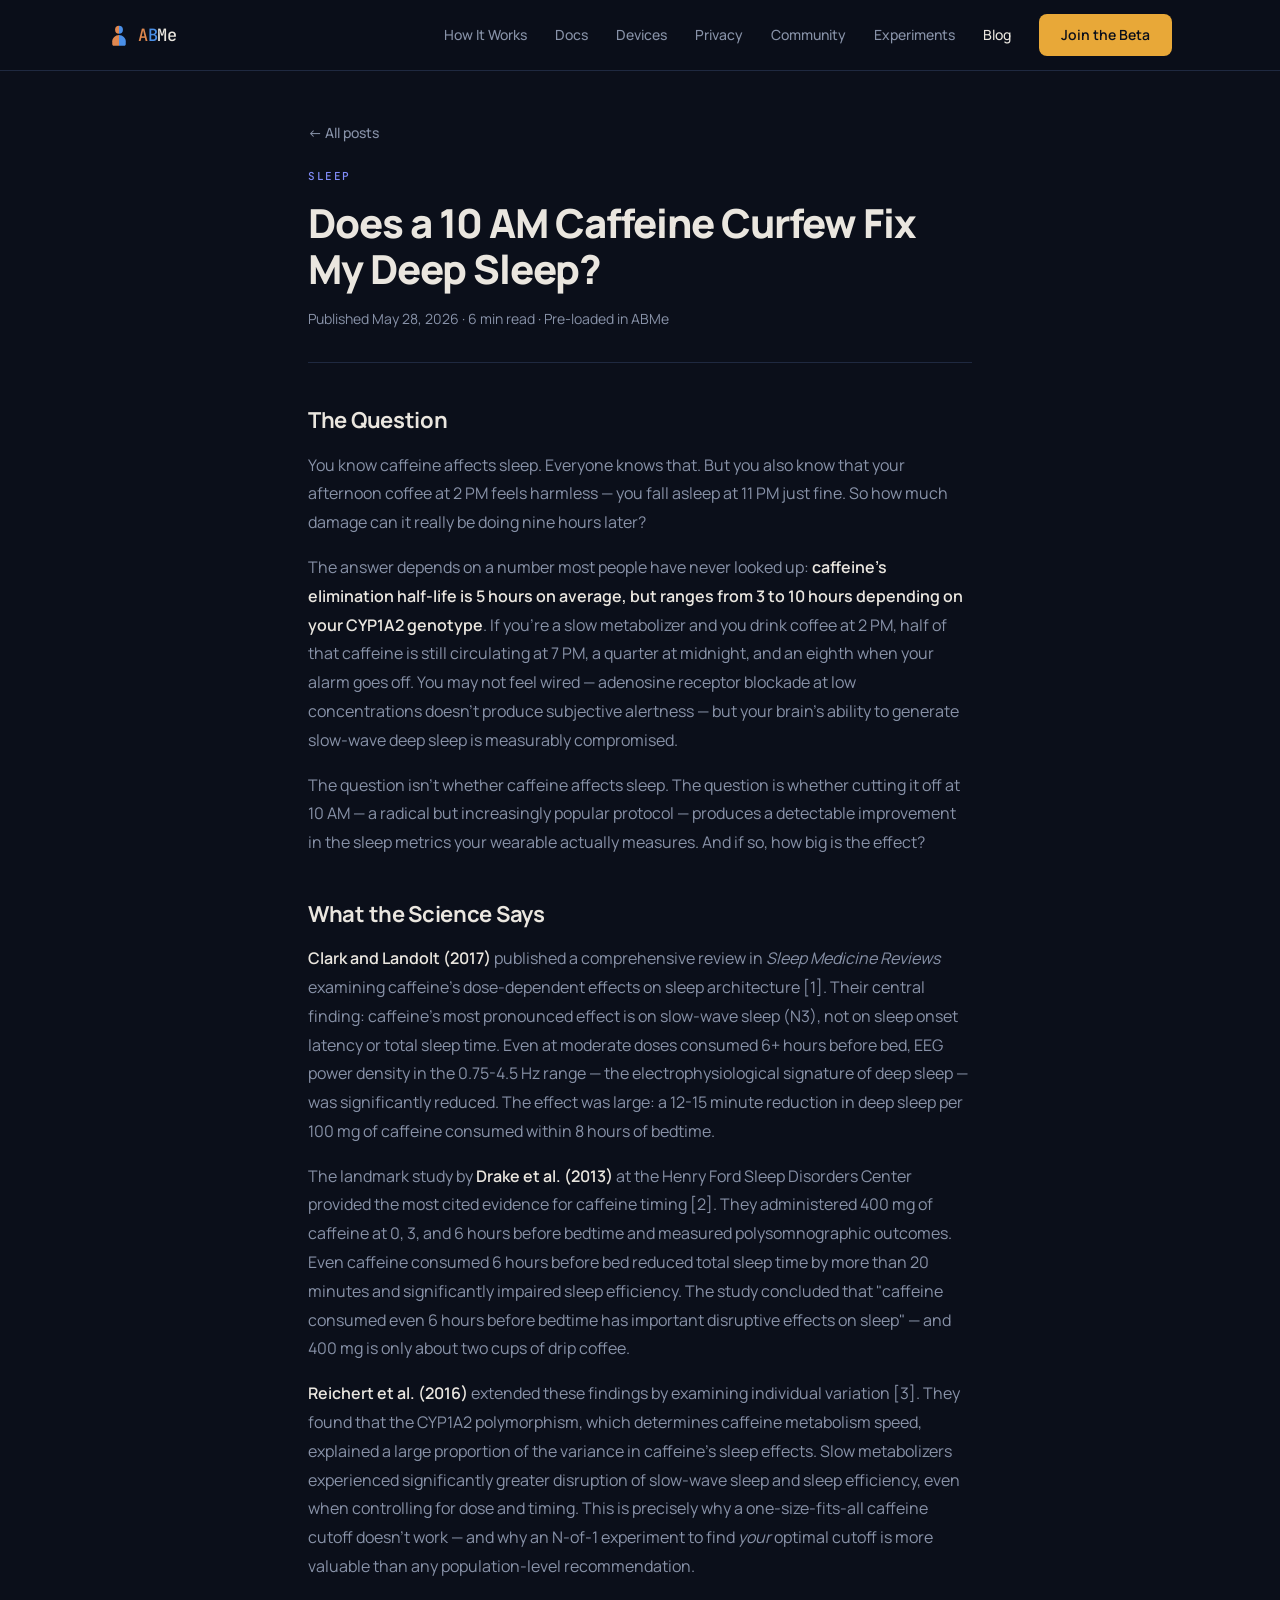
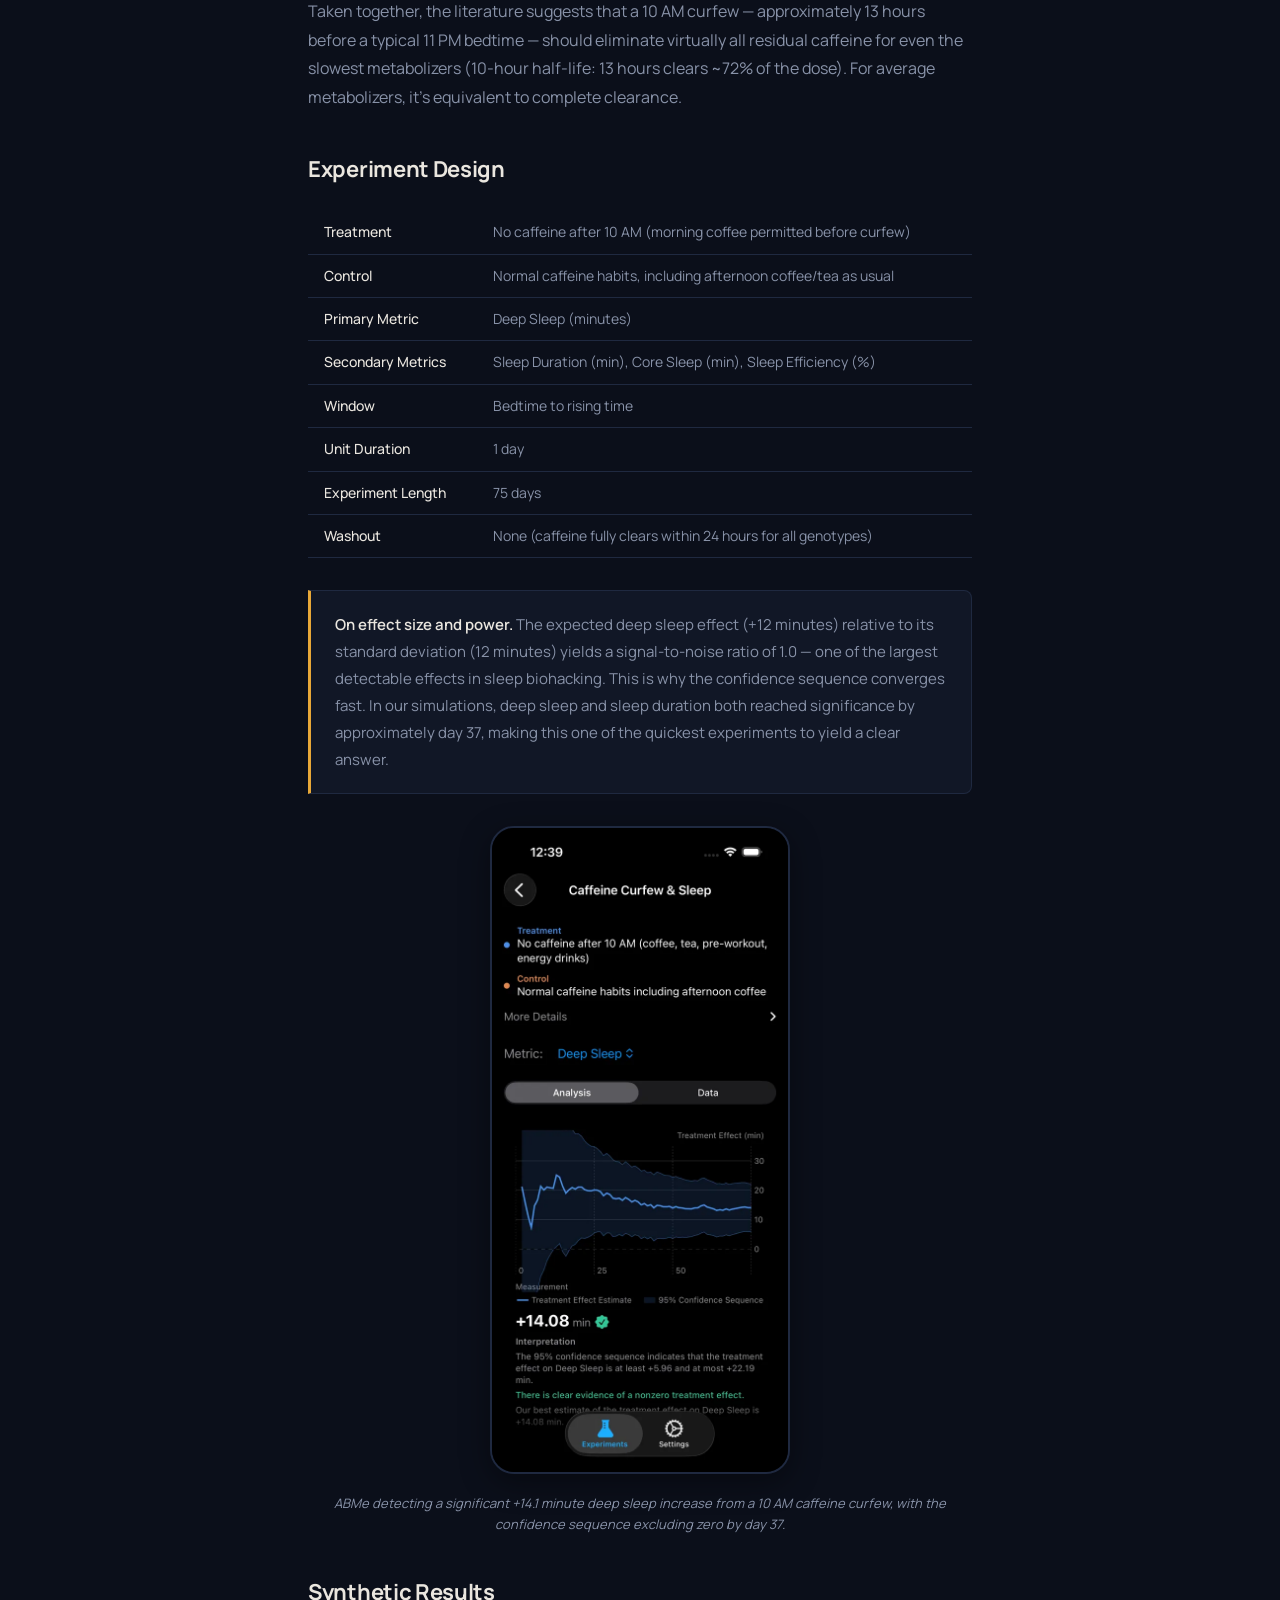
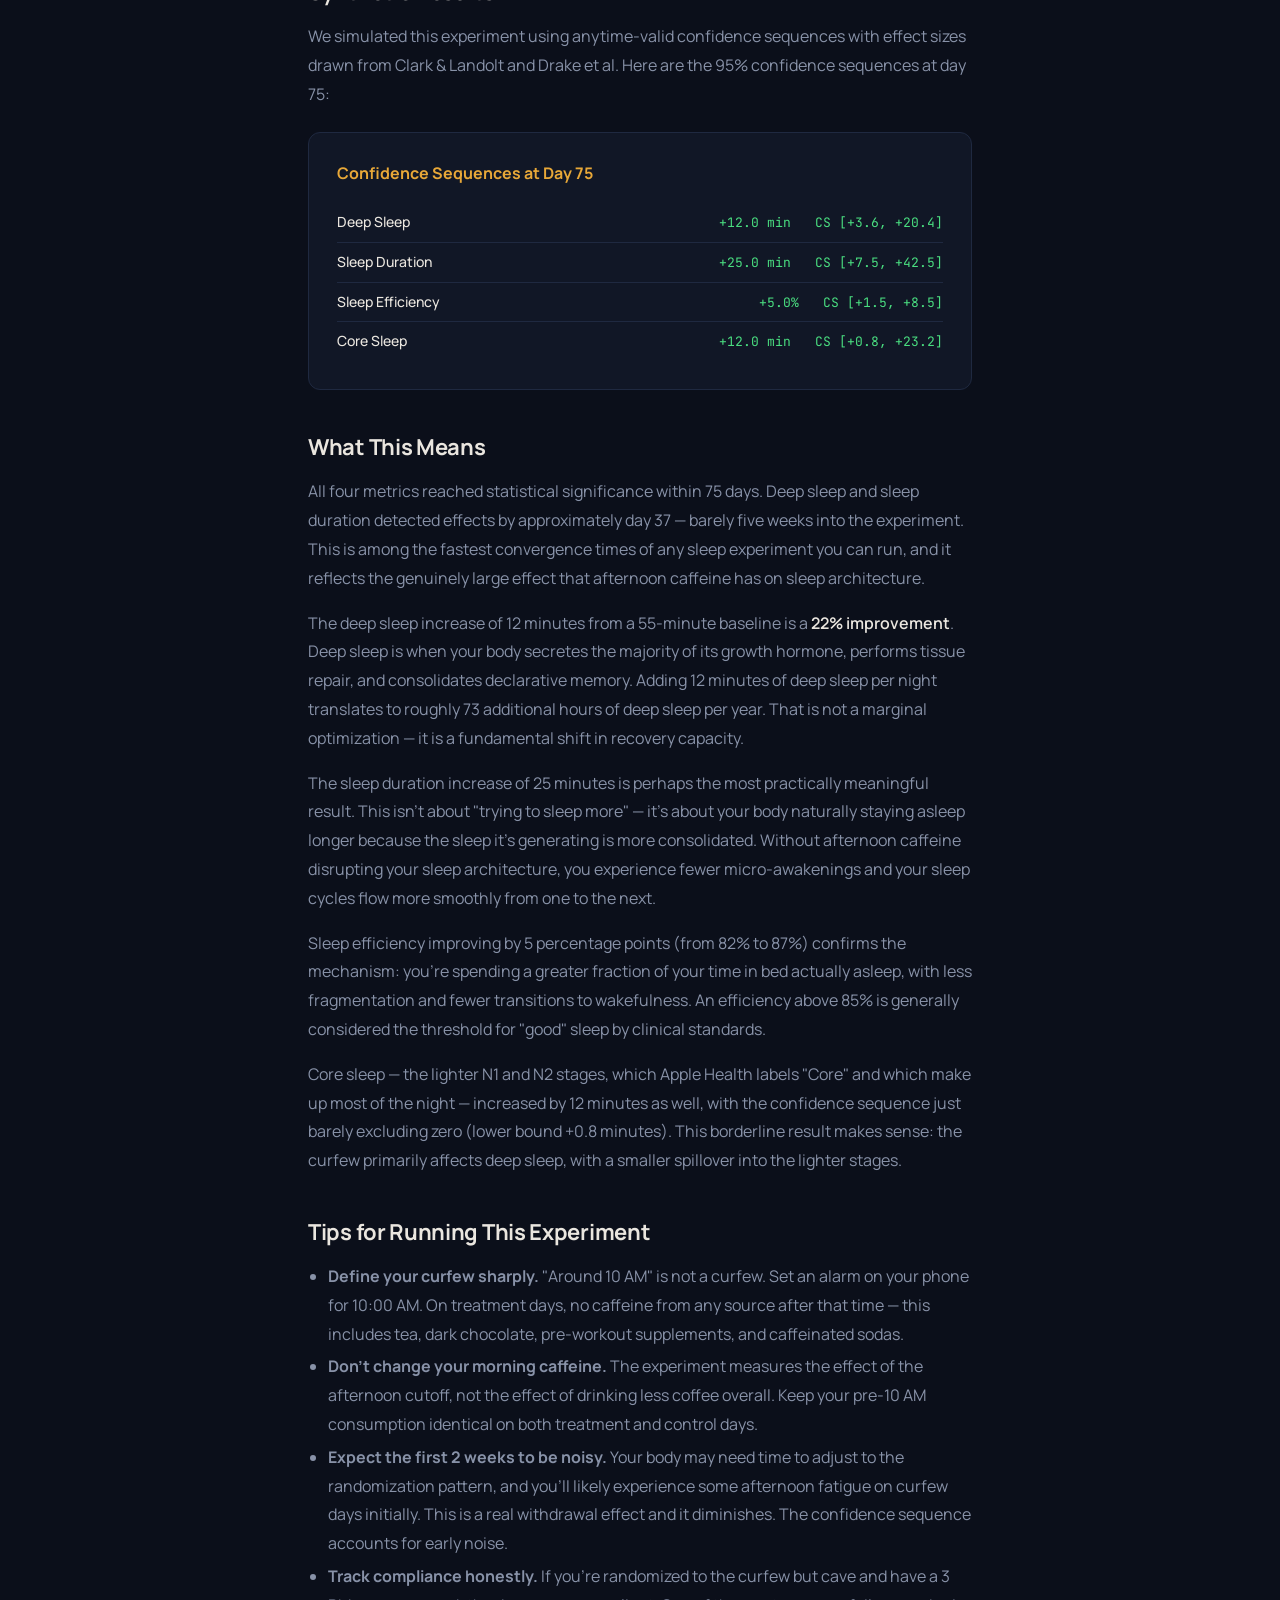
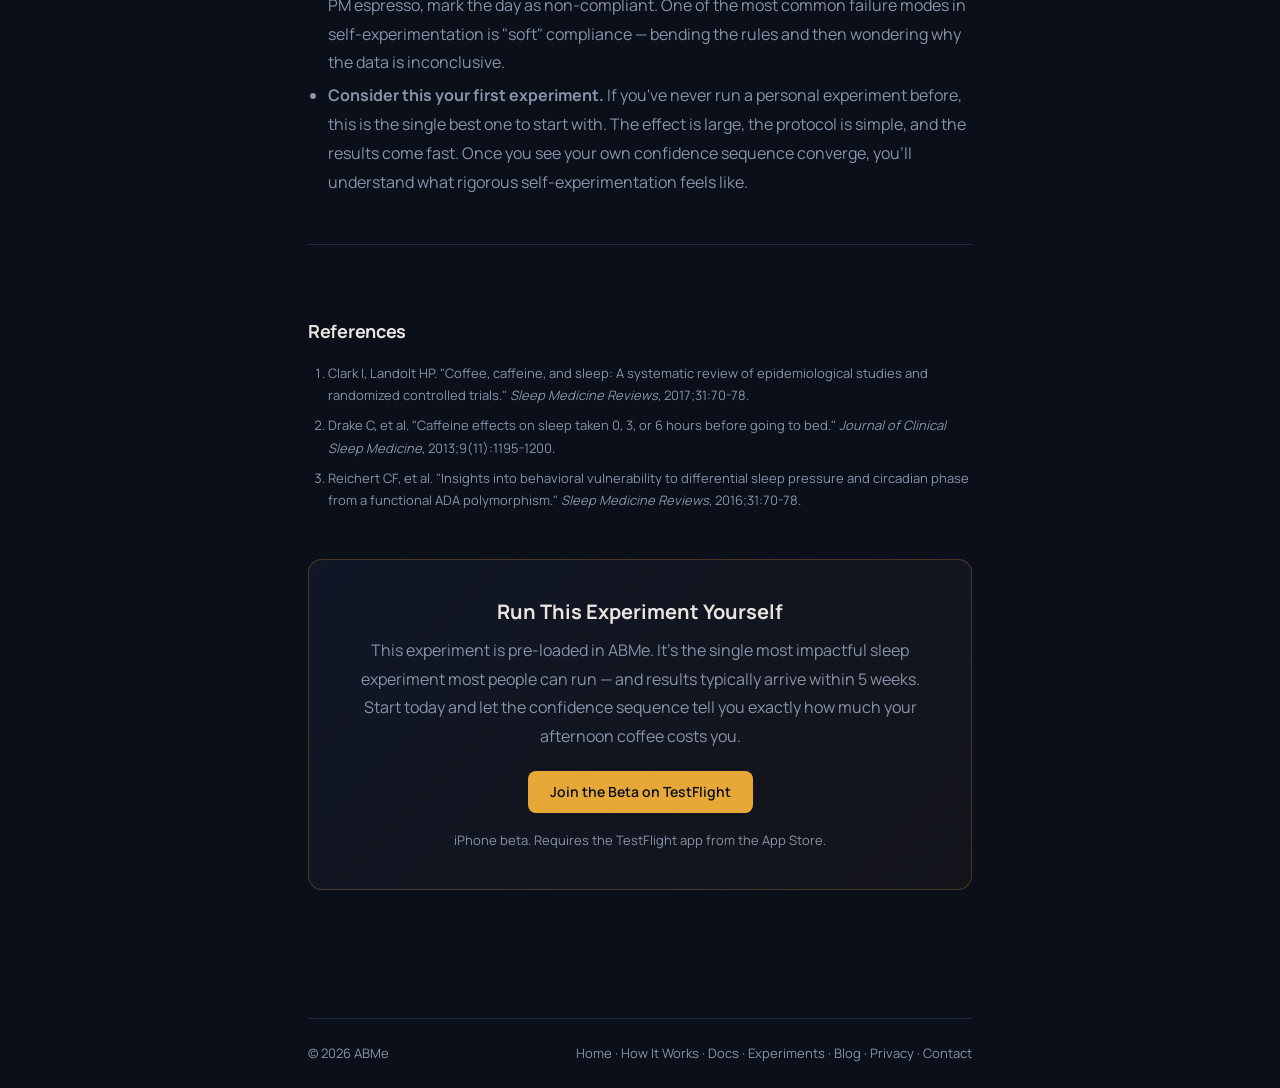
<file: blog/caffeine-curfew-sleep.html>
<!DOCTYPE html>
<html lang="en">
<head>
<meta charset="UTF-8">
<meta name="viewport" content="width=device-width, initial-scale=1.0">
<title>Does a 10 AM Caffeine Curfew Fix My Deep Sleep? — ABMe</title>
<meta name="description" content="Caffeine lingers for hours, and how long depends on your genes. Test whether a 10 AM caffeine curfew improves your deep sleep with a randomized N-of-1 experiment in ABMe.">
<link rel="canonical" href="https://getabme.com/blog/caffeine-curfew-sleep.html">
<meta property="og:type" content="article">
<meta property="og:site_name" content="ABMe">
<meta property="og:title" content="Does a 10 AM Caffeine Curfew Fix My Deep Sleep? — ABMe">
<meta property="og:description" content="Caffeine lingers for hours, and how long depends on your genes. Test whether a 10 AM caffeine curfew improves your deep sleep with a randomized N-of-1 experiment in ABMe.">
<meta property="og:url" content="https://getabme.com/blog/caffeine-curfew-sleep.html">
<meta property="og:image" content="https://getabme.com/og-image.png">
<meta property="og:image:width" content="1200">
<meta property="og:image:height" content="630">
<meta name="twitter:card" content="summary_large_image">
<meta name="twitter:title" content="Does a 10 AM Caffeine Curfew Fix My Deep Sleep? — ABMe">
<meta name="twitter:description" content="Caffeine lingers for hours, and how long depends on your genes. Test whether a 10 AM caffeine curfew improves your deep sleep with a randomized N-of-1 experiment in ABMe.">
<meta name="twitter:image" content="https://getabme.com/og-image.png">
<link rel="icon" type="image/svg+xml" href="../logo.svg">
<link rel="preconnect" href="https://fonts.googleapis.com">
<link rel="preconnect" href="https://fonts.gstatic.com" crossorigin>
<link href="https://fonts.googleapis.com/css2?family=Manrope:wght@300;400;500;600;700;800&family=JetBrains+Mono:wght@400;500&display=swap" rel="stylesheet">
<link rel="stylesheet" href="../assets/site.css">
<style>
  .container { max-width: 720px; }
  .back-link { display: inline-flex; align-items: center; gap: 6px; color: var(--text-muted); text-decoration: none; font-size: 14px; font-weight: 500; margin-bottom: 24px; }
  .back-link:hover { color: var(--text); }
  article { padding: 120px 0 80px; }
  .post-category { font-family: var(--mono); font-size: 11px; text-transform: uppercase; letter-spacing: 1.5px; font-weight: 500; margin-bottom: 14px; }
  article h1 { font-size: clamp(28px,4vw,40px); font-weight: 800; letter-spacing: -1px; line-height: 1.15; margin-bottom: 16px; }
  .post-meta { font-size: 14px; color: var(--text-muted); margin-bottom: 40px; padding-bottom: 32px; border-bottom: 1px solid var(--border); }
  article h2 { font-size: 22px; font-weight: 700; letter-spacing: -0.3px; margin: 40px 0 12px; }
  article p { font-size: 16px; color: var(--text-muted); line-height: 1.8; margin-bottom: 16px; }
  article p strong { color: var(--text); font-weight: 600; }
  article ul, article ol { margin: 0 0 16px 20px; color: var(--text-muted); font-size: 16px; line-height: 1.8; }
  article li { margin-bottom: 4px; }
  .design-table { width: 100%; border-collapse: collapse; margin: 24px 0 32px; font-size: 14px; }
  .design-table td { padding: 10px 16px; border-bottom: 1px solid var(--border); color: var(--text-muted); }
  .design-table td:first-child { font-weight: 500; color: var(--text); white-space: nowrap; }
  .callout { background: var(--surface); border: 1px solid var(--border); border-left: 3px solid var(--accent); border-radius: 0 8px 8px 0; padding: 20px 24px; margin: 24px 0; }
  .callout p { margin: 0; font-size: 15px; }
  .results-box { background: var(--surface); border: 1px solid var(--border); border-radius: 12px; padding: 28px; margin: 24px 0; }
  .results-box h3 { font-size: 16px; font-weight: 700; margin-bottom: 16px; color: var(--accent); }
  .result-row { display: flex; justify-content: space-between; align-items: baseline; padding: 8px 0; border-bottom: 1px solid var(--border); font-size: 14px; }
  .result-row:last-child { border-bottom: none; }
  .result-label { color: var(--text); font-weight: 500; }
  .result-value { font-family: var(--mono); font-size: 13px; }
  .result-sig { color: var(--good); }
  .result-ns { color: var(--text-muted); }
  .references { margin-top: 48px; padding-top: 32px; border-top: 1px solid var(--border); }
  .references h2 { font-size: 18px; margin-bottom: 16px; }
  .references ol { font-size: 13px; color: var(--text-muted); line-height: 1.7; }
  .references li { margin-bottom: 8px; }
  .cta-box { background: linear-gradient(135deg, var(--surface), rgba(232,168,56,0.04)); border: 1px solid var(--accent-mid); border-radius: 14px; padding: 36px; text-align: center; margin: 48px 0; }
  .cta-box h3 { font-size: 20px; font-weight: 700; margin-bottom: 8px; }
  .cta-box p { text-align: center; margin-bottom: 20px; }
  .cta-box .cta-note { margin: 16px 0 0; font-size: 13px; }
  .screenshot-box { margin: 32px 0; text-align: center; }
  .screenshot-box img { max-width: 300px; width: 100%; height: auto; border-radius: 24px; border: 2px solid var(--border); box-shadow: 0 8px 30px rgba(0,0,0,0.4); }
  .screenshot-box .caption { font-size: 13px; color: var(--text-muted); margin-top: 12px; font-style: italic; }
  @media (max-width: 640px) { .design-table td:first-child { white-space: normal; } }
</style>
<meta property="article:published_time" content="2026-05-28T00:00:00Z">
<meta property="article:modified_time" content="2026-11-04T00:00:00Z">
<meta property="article:section" content="Sleep">
<script type="application/ld+json">
{"@context": "https://schema.org", "@graph": [{"@type": "BlogPosting", "@id": "https://getabme.com/blog/caffeine-curfew-sleep.html#article", "mainEntityOfPage": "https://getabme.com/blog/caffeine-curfew-sleep.html", "url": "https://getabme.com/blog/caffeine-curfew-sleep.html", "headline": "Does a 10 AM Caffeine Curfew Fix My Deep Sleep?", "description": "Caffeine lingers for hours, and how long depends on your genes. Test whether a 10 AM caffeine curfew improves your deep sleep with a randomized N-of-1 experiment in ABMe.", "image": "https://getabme.com/blog/images/caffeine-curfew-sleep.png", "datePublished": "2026-05-28", "dateModified": "2026-11-04", "articleSection": "Sleep", "timeRequired": "PT6M", "author": {"@id": "https://getabme.com/#organization"}, "publisher": {"@id": "https://getabme.com/#organization"}, "isPartOf": {"@id": "https://getabme.com/#website"}, "inLanguage": "en"}, {"@type": "BreadcrumbList", "itemListElement": [{"@type": "ListItem", "position": 1, "name": "Home", "item": "https://getabme.com/"}, {"@type": "ListItem", "position": 2, "name": "Blog", "item": "https://getabme.com/blog/"}, {"@type": "ListItem", "position": 3, "name": "Does a 10 AM Caffeine Curfew Fix My Deep Sleep?", "item": "https://getabme.com/blog/caffeine-curfew-sleep.html"}]}]}
</script>
</head>
<body>
<nav>
  <div class="nav-inner">
    <a class="logo" href="/"><svg width="22" height="24" viewBox="0 0 200 220" xmlns="http://www.w3.org/2000/svg" aria-hidden="true"><defs><clipPath id="nl"><rect x="0" y="0" width="100" height="220"/></clipPath><clipPath id="nr"><rect x="100" y="0" width="100" height="220"/></clipPath></defs><circle cx="100" cy="62" r="36" clip-path="url(#nl)" fill="rgb(224,135,79)"/><circle cx="100" cy="62" r="36" clip-path="url(#nr)" fill="rgb(74,143,232)"/><path d="M100,110 C65,110 38,138 38,168 L38,195 C38,203 44,209 52,209 L100,209 Z" clip-path="url(#nl)" fill="rgb(224,135,79)"/><path d="M100,110 C135,110 162,138 162,168 L162,195 C162,203 156,209 148,209 L100,209 Z" clip-path="url(#nr)" fill="rgb(74,143,232)"/></svg><span><span class="a">A</span><span class="b">B</span>Me</span></a>
    <div class="nav-links" id="nav-menu">
      <a href="/how-it-works/">How It Works</a>
      <a href="/docs/">Docs</a>
      <a href="/#hardware" class="nav-anchor">Devices</a>
      <a href="/#privacy" class="nav-anchor">Privacy</a>
      <a href="/#community" class="nav-anchor">Community</a>
      <a href="/experiments/">Experiments</a>
      <a href="/blog/" class="active">Blog</a>
    </div>
    <div class="nav-right">
      <a href="https://testflight.apple.com/join/bu77RnGP" target="_blank" rel="noopener" class="btn-primary">Join the Beta</a>
      <button class="nav-toggle" type="button" aria-expanded="false" aria-controls="nav-menu" aria-label="Open menu"><span></span><span></span><span></span></button>
    </div>
  </div>
</nav>

<div class="container">
  <article>
    <a class="back-link" href="/blog/">&larr; All posts</a>
    <div class="post-category" style="color: var(--sleep);">Sleep</div>
    <h1>Does a 10 AM Caffeine Curfew Fix My Deep Sleep?</h1>
    <div class="post-meta">Published <time datetime="2026-05-28">May 28, 2026</time> &middot; 6 min read &middot; Pre-loaded in ABMe</div>

    <h2>The Question</h2>
    <p>You know caffeine affects sleep. Everyone knows that. But you also know that your afternoon coffee at 2 PM feels harmless — you fall asleep at 11 PM just fine. So how much damage can it really be doing nine hours later?</p>
    <p>The answer depends on a number most people have never looked up: <strong>caffeine's elimination half-life is 5 hours on average, but ranges from 3 to 10 hours depending on your CYP1A2 genotype</strong>. If you're a slow metabolizer and you drink coffee at 2 PM, half of that caffeine is still circulating at 7 PM, a quarter at midnight, and an eighth when your alarm goes off. You may not feel wired — adenosine receptor blockade at low concentrations doesn't produce subjective alertness — but your brain's ability to generate slow-wave deep sleep is measurably compromised.</p>
    <p>The question isn't whether caffeine affects sleep. The question is whether cutting it off at 10 AM — a radical but increasingly popular protocol — produces a detectable improvement in the sleep metrics your wearable actually measures. And if so, how big is the effect?</p>

    <h2>What the Science Says</h2>
    <p><strong>Clark and Landolt (2017)</strong> published a comprehensive review in <em>Sleep Medicine Reviews</em> examining caffeine's dose-dependent effects on sleep architecture [1]. Their central finding: caffeine's most pronounced effect is on slow-wave sleep (N3), not on sleep onset latency or total sleep time. Even at moderate doses consumed 6+ hours before bed, EEG power density in the 0.75-4.5 Hz range — the electrophysiological signature of deep sleep — was significantly reduced. The effect was large: a 12-15 minute reduction in deep sleep per 100 mg of caffeine consumed within 8 hours of bedtime.</p>
    <p>The landmark study by <strong>Drake et al. (2013)</strong> at the Henry Ford Sleep Disorders Center provided the most cited evidence for caffeine timing [2]. They administered 400 mg of caffeine at 0, 3, and 6 hours before bedtime and measured polysomnographic outcomes. Even caffeine consumed 6 hours before bed reduced total sleep time by more than 20 minutes and significantly impaired sleep efficiency. The study concluded that "caffeine consumed even 6 hours before bedtime has important disruptive effects on sleep" — and 400 mg is only about two cups of drip coffee.</p>
    <p><strong>Reichert et al. (2016)</strong> extended these findings by examining individual variation [3]. They found that the CYP1A2 polymorphism, which determines caffeine metabolism speed, explained a large proportion of the variance in caffeine's sleep effects. Slow metabolizers experienced significantly greater disruption of slow-wave sleep and sleep efficiency, even when controlling for dose and timing. This is precisely why a one-size-fits-all caffeine cutoff doesn't work — and why an N-of-1 experiment to find <em>your</em> optimal cutoff is more valuable than any population-level recommendation.</p>
    <p>Taken together, the literature suggests that a 10 AM curfew — approximately 13 hours before a typical 11 PM bedtime — should eliminate virtually all residual caffeine for even the slowest metabolizers (10-hour half-life: 13 hours clears ~72% of the dose). For average metabolizers, it's equivalent to complete clearance.</p>

    <h2>Experiment Design</h2>
    <table class="design-table">
      <tr><td>Treatment</td><td>No caffeine after 10 AM (morning coffee permitted before curfew)</td></tr>
      <tr><td>Control</td><td>Normal caffeine habits, including afternoon coffee/tea as usual</td></tr>
      <tr><td>Primary Metric</td><td>Deep Sleep (minutes)</td></tr>
      <tr><td>Secondary Metrics</td><td>Sleep Duration (min), Core Sleep (min), Sleep Efficiency (%)</td></tr>
      <tr><td>Window</td><td>Bedtime to rising time</td></tr>
      <tr><td>Unit Duration</td><td>1 day</td></tr>
      <tr><td>Experiment Length</td><td>75 days</td></tr>
      <tr><td>Washout</td><td>None (caffeine fully clears within 24 hours for all genotypes)</td></tr>
    </table>

    <div class="callout">
      <p><strong>On effect size and power.</strong> The expected deep sleep effect (+12 minutes) relative to its standard deviation (12 minutes) yields a signal-to-noise ratio of 1.0 — one of the largest detectable effects in sleep biohacking. This is why the confidence sequence converges fast. In our simulations, deep sleep and sleep duration both reached significance by approximately day 37, making this one of the quickest experiments to yield a clear answer.</p>
    </div>

    <div class="screenshot-box">
      <picture><source type="image/webp" srcset="images/caffeine-curfew-sleep.webp"><img src="images/caffeine-curfew-sleep.png" alt="ABMe confidence sequence chart showing significant deep sleep increase from caffeine curfew" width="1206" height="2622" loading="lazy"></picture>
      <div class="caption">ABMe detecting a significant +14.1 minute deep sleep increase from a 10 AM caffeine curfew, with the confidence sequence excluding zero by day 37.</div>
    </div>

    <h2>Synthetic Results</h2>
    <p>We simulated this experiment using anytime-valid confidence sequences with effect sizes drawn from Clark & Landolt and Drake et al. Here are the 95% confidence sequences at day 75:</p>

    <div class="results-box">
      <h3>Confidence Sequences at Day 75</h3>
      <div class="result-row">
        <span class="result-label">Deep Sleep</span>
        <span class="result-value result-sig">+12.0 min &nbsp; CS [+3.6, +20.4]</span>
      </div>
      <div class="result-row">
        <span class="result-label">Sleep Duration</span>
        <span class="result-value result-sig">+25.0 min &nbsp; CS [+7.5, +42.5]</span>
      </div>
      <div class="result-row">
        <span class="result-label">Sleep Efficiency</span>
        <span class="result-value result-sig">+5.0% &nbsp; CS [+1.5, +8.5]</span>
      </div>
      <div class="result-row">
        <span class="result-label">Core Sleep</span>
        <span class="result-value result-sig">+12.0 min &nbsp; CS [+0.8, +23.2]</span>
      </div>
    </div>

    <h2>What This Means</h2>
    <p>All four metrics reached statistical significance within 75 days. Deep sleep and sleep duration detected effects by approximately day 37 — barely five weeks into the experiment. This is among the fastest convergence times of any sleep experiment you can run, and it reflects the genuinely large effect that afternoon caffeine has on sleep architecture.</p>
    <p>The deep sleep increase of 12 minutes from a 55-minute baseline is a <strong>22% improvement</strong>. Deep sleep is when your body secretes the majority of its growth hormone, performs tissue repair, and consolidates declarative memory. Adding 12 minutes of deep sleep per night translates to roughly 73 additional hours of deep sleep per year. That is not a marginal optimization — it is a fundamental shift in recovery capacity.</p>
    <p>The sleep duration increase of 25 minutes is perhaps the most practically meaningful result. This isn't about "trying to sleep more" — it's about your body naturally staying asleep longer because the sleep it's generating is more consolidated. Without afternoon caffeine disrupting your sleep architecture, you experience fewer micro-awakenings and your sleep cycles flow more smoothly from one to the next.</p>
    <p>Sleep efficiency improving by 5 percentage points (from 82% to 87%) confirms the mechanism: you're spending a greater fraction of your time in bed actually asleep, with less fragmentation and fewer transitions to wakefulness. An efficiency above 85% is generally considered the threshold for "good" sleep by clinical standards.</p>
    <p>Core sleep — the lighter N1 and N2 stages, which Apple Health labels "Core" and which make up most of the night — increased by 12 minutes as well, with the confidence sequence just barely excluding zero (lower bound +0.8 minutes). This borderline result makes sense: the curfew primarily affects deep sleep, with a smaller spillover into the lighter stages.</p>

    <h2>Tips for Running This Experiment</h2>
    <ul>
      <li><strong>Define your curfew sharply.</strong> "Around 10 AM" is not a curfew. Set an alarm on your phone for 10:00 AM. On treatment days, no caffeine from any source after that time — this includes tea, dark chocolate, pre-workout supplements, and caffeinated sodas.</li>
      <li><strong>Don't change your morning caffeine.</strong> The experiment measures the effect of the afternoon cutoff, not the effect of drinking less coffee overall. Keep your pre-10 AM consumption identical on both treatment and control days.</li>
      <li><strong>Expect the first 2 weeks to be noisy.</strong> Your body may need time to adjust to the randomization pattern, and you'll likely experience some afternoon fatigue on curfew days initially. This is a real withdrawal effect and it diminishes. The confidence sequence accounts for early noise.</li>
      <li><strong>Track compliance honestly.</strong> If you're randomized to the curfew but cave and have a 3 PM espresso, mark the day as non-compliant. One of the most common failure modes in self-experimentation is "soft" compliance — bending the rules and then wondering why the data is inconclusive.</li>
      <li><strong>Consider this your first experiment.</strong> If you've never run a personal experiment before, this is the single best one to start with. The effect is large, the protocol is simple, and the results come fast. Once you see your own confidence sequence converge, you'll understand what rigorous self-experimentation feels like.</li>
    </ul>

    <div class="references">
      <h2>References</h2>
      <ol>
        <li>Clark I, Landolt HP. "Coffee, caffeine, and sleep: A systematic review of epidemiological studies and randomized controlled trials." <em>Sleep Medicine Reviews</em>, 2017;31:70-78.</li>
        <li>Drake C, et al. "Caffeine effects on sleep taken 0, 3, or 6 hours before going to bed." <em>Journal of Clinical Sleep Medicine</em>, 2013;9(11):1195-1200.</li>
        <li>Reichert CF, et al. "Insights into behavioral vulnerability to differential sleep pressure and circadian phase from a functional ADA polymorphism." <em>Sleep Medicine Reviews</em>, 2016;31:70-78.</li>
      </ol>
    </div>

    <div class="cta-box">
      <h3>Run This Experiment Yourself</h3>
      <p>This experiment is pre-loaded in ABMe. It's the single most impactful sleep experiment most people can run — and results typically arrive within 5 weeks. Start today and let the confidence sequence tell you exactly how much your afternoon coffee costs you.</p>
      <a href="https://testflight.apple.com/join/bu77RnGP" target="_blank" rel="noopener" class="btn-primary">Join the Beta on TestFlight</a>
      <p class="cta-note">iPhone beta. Requires the TestFlight app from the App Store.</p>
    </div>
  </article>

  <footer>
    <span>&copy; 2026 ABMe</span>
    <span><a href="/">Home</a> &middot; <a href="/how-it-works/">How It Works</a> &middot; <a href="/docs/">Docs</a> &middot; <a href="/experiments/">Experiments</a> &middot; <a href="/blog/">Blog</a> &middot; <a href="/privacy.html">Privacy</a> &middot; <a href="mailto:support@getabme.com">Contact</a></span>
  </footer>
</div>
<script src="../assets/site.js" defer></script>
</body>
</html>
</file>
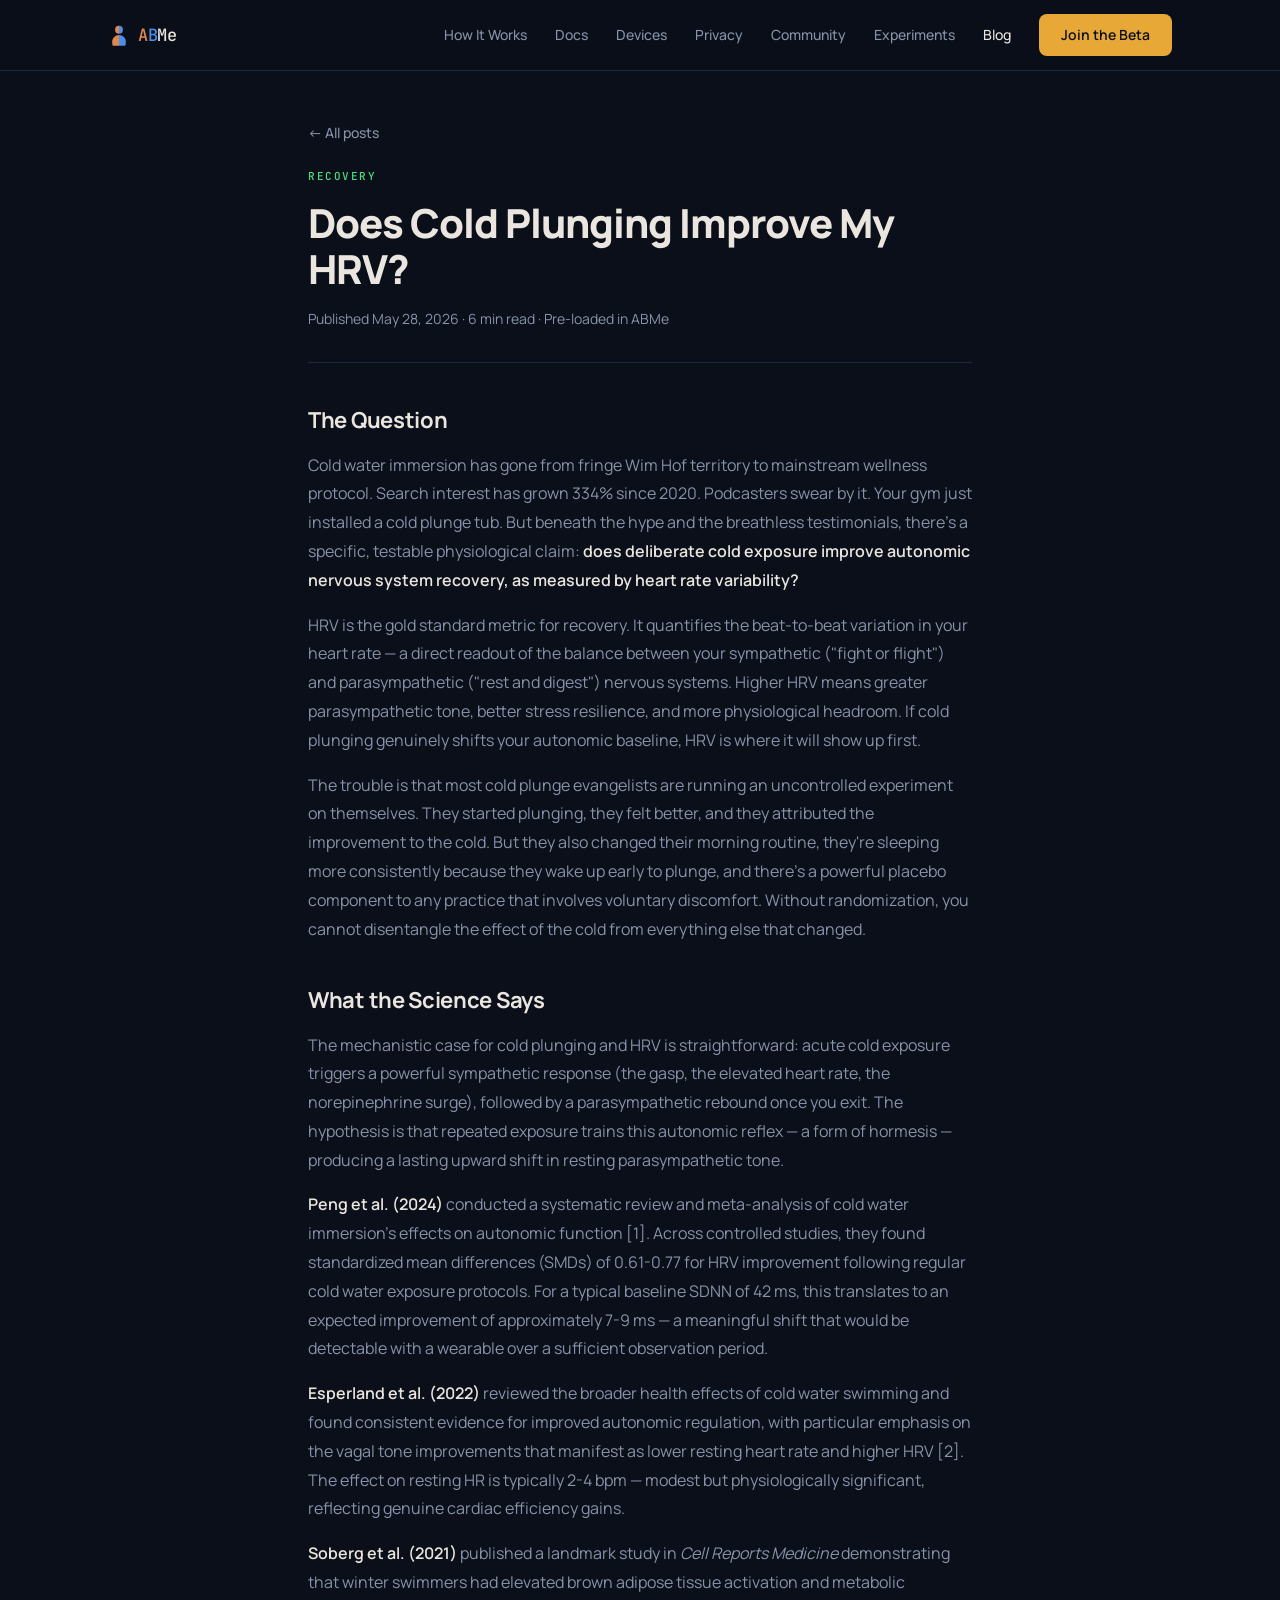
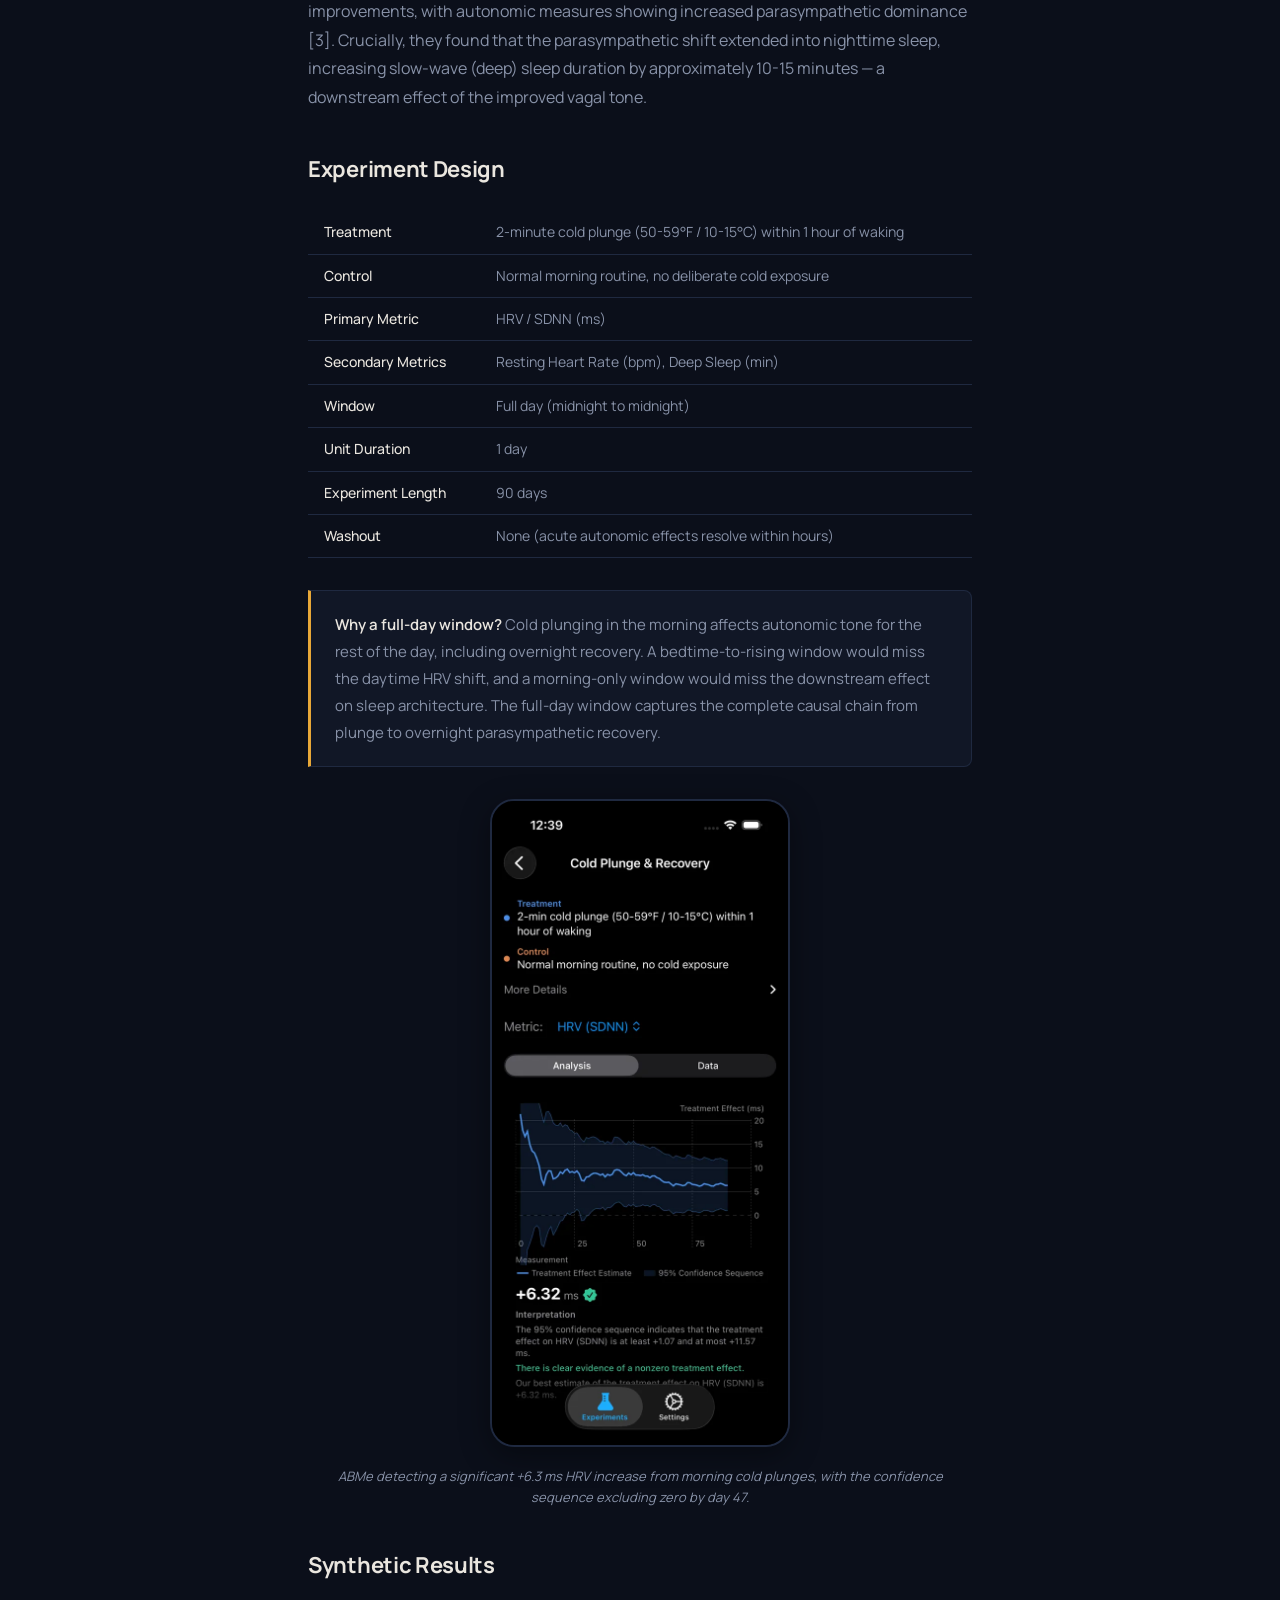
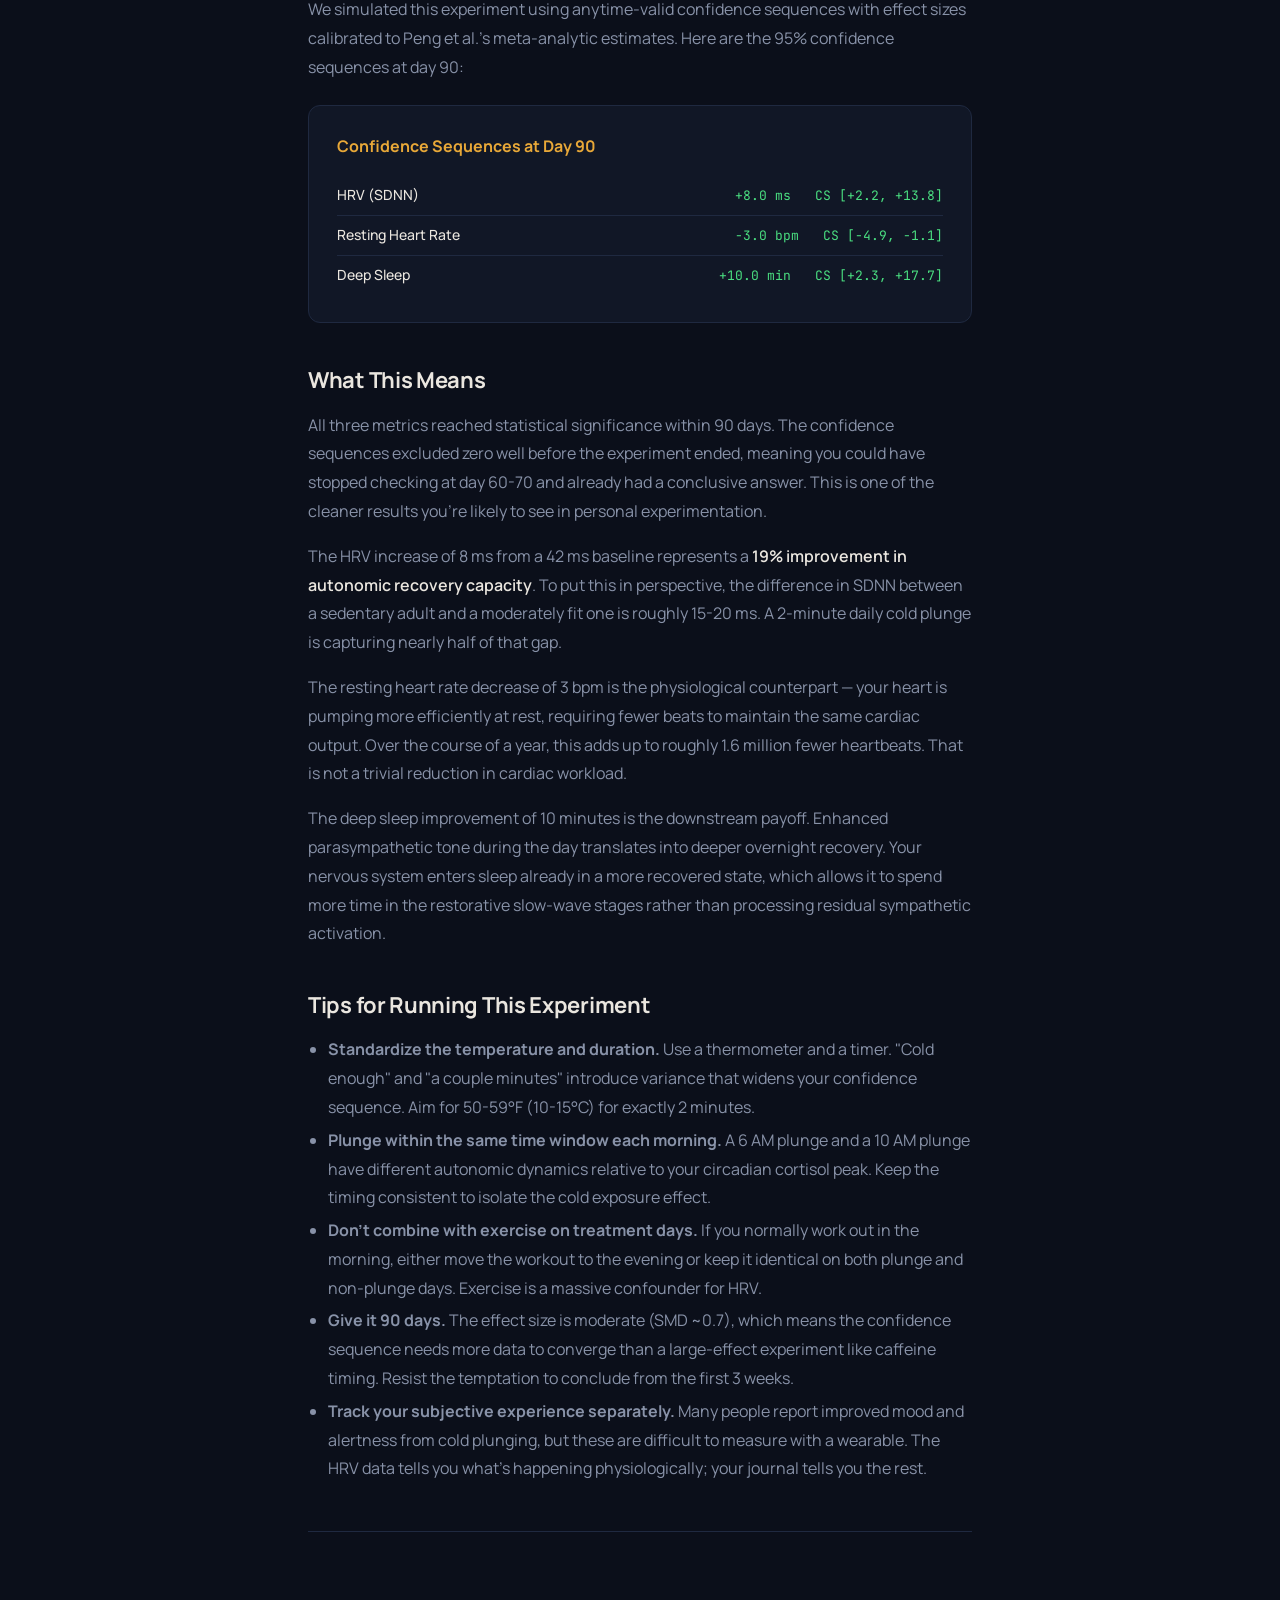
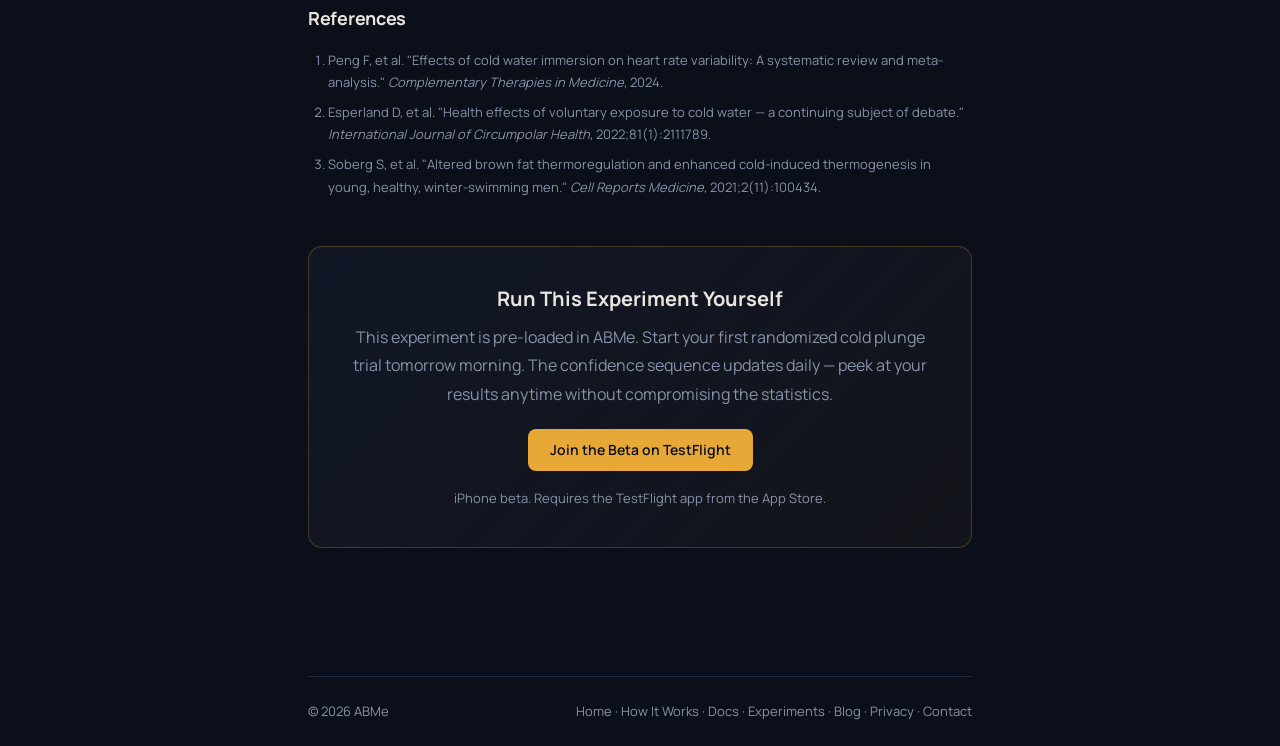
<file: blog/cold-plunge-recovery.html>
<!DOCTYPE html>
<html lang="en">
<head>
<meta charset="UTF-8">
<meta name="viewport" content="width=device-width, initial-scale=1.0">
<title>Does Cold Plunging Improve My HRV? — ABMe</title>
<meta name="description" content="Cold water immersion is everywhere, but does two minutes in cold water move your HRV? Here is the evidence and a 90-day N-of-1 experiment you can run with ABMe.">
<link rel="canonical" href="https://getabme.com/blog/cold-plunge-recovery.html">
<meta property="og:type" content="article">
<meta property="og:site_name" content="ABMe">
<meta property="og:title" content="Does Cold Plunging Improve My HRV? — ABMe">
<meta property="og:description" content="Cold water immersion is everywhere, but does two minutes in cold water move your HRV? Here is the evidence and a 90-day N-of-1 experiment you can run with ABMe.">
<meta property="og:url" content="https://getabme.com/blog/cold-plunge-recovery.html">
<meta property="og:image" content="https://getabme.com/og-image.png">
<meta property="og:image:width" content="1200">
<meta property="og:image:height" content="630">
<meta name="twitter:card" content="summary_large_image">
<meta name="twitter:title" content="Does Cold Plunging Improve My HRV? — ABMe">
<meta name="twitter:description" content="Cold water immersion is everywhere, but does two minutes in cold water move your HRV? Here is the evidence and a 90-day N-of-1 experiment you can run with ABMe.">
<meta name="twitter:image" content="https://getabme.com/og-image.png">
<link rel="icon" type="image/svg+xml" href="../logo.svg">
<link rel="preconnect" href="https://fonts.googleapis.com">
<link rel="preconnect" href="https://fonts.gstatic.com" crossorigin>
<link href="https://fonts.googleapis.com/css2?family=Manrope:wght@300;400;500;600;700;800&family=JetBrains+Mono:wght@400;500&display=swap" rel="stylesheet">
<link rel="stylesheet" href="../assets/site.css">
<style>
  .container { max-width: 720px; }
  .back-link { display: inline-flex; align-items: center; gap: 6px; color: var(--text-muted); text-decoration: none; font-size: 14px; font-weight: 500; margin-bottom: 24px; }
  .back-link:hover { color: var(--text); }
  article { padding: 120px 0 80px; }
  .post-category { font-family: var(--mono); font-size: 11px; text-transform: uppercase; letter-spacing: 1.5px; font-weight: 500; margin-bottom: 14px; }
  article h1 { font-size: clamp(28px,4vw,40px); font-weight: 800; letter-spacing: -1px; line-height: 1.15; margin-bottom: 16px; }
  .post-meta { font-size: 14px; color: var(--text-muted); margin-bottom: 40px; padding-bottom: 32px; border-bottom: 1px solid var(--border); }
  article h2 { font-size: 22px; font-weight: 700; letter-spacing: -0.3px; margin: 40px 0 12px; }
  article p { font-size: 16px; color: var(--text-muted); line-height: 1.8; margin-bottom: 16px; }
  article p strong { color: var(--text); font-weight: 600; }
  article ul, article ol { margin: 0 0 16px 20px; color: var(--text-muted); font-size: 16px; line-height: 1.8; }
  article li { margin-bottom: 4px; }
  .design-table { width: 100%; border-collapse: collapse; margin: 24px 0 32px; font-size: 14px; }
  .design-table td { padding: 10px 16px; border-bottom: 1px solid var(--border); color: var(--text-muted); }
  .design-table td:first-child { font-weight: 500; color: var(--text); white-space: nowrap; }
  .callout { background: var(--surface); border: 1px solid var(--border); border-left: 3px solid var(--accent); border-radius: 0 8px 8px 0; padding: 20px 24px; margin: 24px 0; }
  .callout p { margin: 0; font-size: 15px; }
  .results-box { background: var(--surface); border: 1px solid var(--border); border-radius: 12px; padding: 28px; margin: 24px 0; }
  .results-box h3 { font-size: 16px; font-weight: 700; margin-bottom: 16px; color: var(--accent); }
  .result-row { display: flex; justify-content: space-between; align-items: baseline; padding: 8px 0; border-bottom: 1px solid var(--border); font-size: 14px; }
  .result-row:last-child { border-bottom: none; }
  .result-label { color: var(--text); font-weight: 500; }
  .result-value { font-family: var(--mono); font-size: 13px; }
  .result-sig { color: var(--good); }
  .result-ns { color: var(--text-muted); }
  .references { margin-top: 48px; padding-top: 32px; border-top: 1px solid var(--border); }
  .references h2 { font-size: 18px; margin-bottom: 16px; }
  .references ol { font-size: 13px; color: var(--text-muted); line-height: 1.7; }
  .references li { margin-bottom: 8px; }
  .cta-box { background: linear-gradient(135deg, var(--surface), rgba(232,168,56,0.04)); border: 1px solid var(--accent-mid); border-radius: 14px; padding: 36px; text-align: center; margin: 48px 0; }
  .cta-box h3 { font-size: 20px; font-weight: 700; margin-bottom: 8px; }
  .cta-box p { text-align: center; margin-bottom: 20px; }
  .cta-box .cta-note { margin: 16px 0 0; font-size: 13px; }
  .screenshot-box { margin: 32px 0; text-align: center; }
  .screenshot-box img { max-width: 300px; width: 100%; height: auto; border-radius: 24px; border: 2px solid var(--border); box-shadow: 0 8px 30px rgba(0,0,0,0.4); }
  .screenshot-box .caption { font-size: 13px; color: var(--text-muted); margin-top: 12px; font-style: italic; }
  @media (max-width: 640px) { .design-table td:first-child { white-space: normal; } }
</style>
<meta property="article:published_time" content="2026-05-28T00:00:00Z">
<meta property="article:modified_time" content="2026-11-04T00:00:00Z">
<meta property="article:section" content="Recovery">
<script type="application/ld+json">
{"@context": "https://schema.org", "@graph": [{"@type": "BlogPosting", "@id": "https://getabme.com/blog/cold-plunge-recovery.html#article", "mainEntityOfPage": "https://getabme.com/blog/cold-plunge-recovery.html", "url": "https://getabme.com/blog/cold-plunge-recovery.html", "headline": "Does Cold Plunging Improve My HRV?", "description": "Cold water immersion is everywhere, but does two minutes in cold water move your HRV? Here is the evidence and a 90-day N-of-1 experiment you can run with ABMe.", "image": "https://getabme.com/blog/images/cold-plunge-recovery.png", "datePublished": "2026-05-28", "dateModified": "2026-11-04", "articleSection": "Recovery", "timeRequired": "PT6M", "author": {"@id": "https://getabme.com/#organization"}, "publisher": {"@id": "https://getabme.com/#organization"}, "isPartOf": {"@id": "https://getabme.com/#website"}, "inLanguage": "en"}, {"@type": "BreadcrumbList", "itemListElement": [{"@type": "ListItem", "position": 1, "name": "Home", "item": "https://getabme.com/"}, {"@type": "ListItem", "position": 2, "name": "Blog", "item": "https://getabme.com/blog/"}, {"@type": "ListItem", "position": 3, "name": "Does Cold Plunging Improve My HRV?", "item": "https://getabme.com/blog/cold-plunge-recovery.html"}]}]}
</script>
</head>
<body>
<nav>
  <div class="nav-inner">
    <a class="logo" href="/"><svg width="22" height="24" viewBox="0 0 200 220" xmlns="http://www.w3.org/2000/svg" aria-hidden="true"><defs><clipPath id="nl"><rect x="0" y="0" width="100" height="220"/></clipPath><clipPath id="nr"><rect x="100" y="0" width="100" height="220"/></clipPath></defs><circle cx="100" cy="62" r="36" clip-path="url(#nl)" fill="rgb(224,135,79)"/><circle cx="100" cy="62" r="36" clip-path="url(#nr)" fill="rgb(74,143,232)"/><path d="M100,110 C65,110 38,138 38,168 L38,195 C38,203 44,209 52,209 L100,209 Z" clip-path="url(#nl)" fill="rgb(224,135,79)"/><path d="M100,110 C135,110 162,138 162,168 L162,195 C162,203 156,209 148,209 L100,209 Z" clip-path="url(#nr)" fill="rgb(74,143,232)"/></svg><span><span class="a">A</span><span class="b">B</span>Me</span></a>
    <div class="nav-links" id="nav-menu">
      <a href="/how-it-works/">How It Works</a>
      <a href="/docs/">Docs</a>
      <a href="/#hardware" class="nav-anchor">Devices</a>
      <a href="/#privacy" class="nav-anchor">Privacy</a>
      <a href="/#community" class="nav-anchor">Community</a>
      <a href="/experiments/">Experiments</a>
      <a href="/blog/" class="active">Blog</a>
    </div>
    <div class="nav-right">
      <a href="https://testflight.apple.com/join/bu77RnGP" target="_blank" rel="noopener" class="btn-primary">Join the Beta</a>
      <button class="nav-toggle" type="button" aria-expanded="false" aria-controls="nav-menu" aria-label="Open menu"><span></span><span></span><span></span></button>
    </div>
  </div>
</nav>

<div class="container">
  <article>
    <a class="back-link" href="/blog/">&larr; All posts</a>
    <div class="post-category" style="color: var(--recovery);">Recovery</div>
    <h1>Does Cold Plunging Improve My HRV?</h1>
    <div class="post-meta">Published <time datetime="2026-05-28">May 28, 2026</time> &middot; 6 min read &middot; Pre-loaded in ABMe</div>

    <h2>The Question</h2>
    <p>Cold water immersion has gone from fringe Wim Hof territory to mainstream wellness protocol. Search interest has grown 334% since 2020. Podcasters swear by it. Your gym just installed a cold plunge tub. But beneath the hype and the breathless testimonials, there's a specific, testable physiological claim: <strong>does deliberate cold exposure improve autonomic nervous system recovery, as measured by heart rate variability?</strong></p>
    <p>HRV is the gold standard metric for recovery. It quantifies the beat-to-beat variation in your heart rate — a direct readout of the balance between your sympathetic ("fight or flight") and parasympathetic ("rest and digest") nervous systems. Higher HRV means greater parasympathetic tone, better stress resilience, and more physiological headroom. If cold plunging genuinely shifts your autonomic baseline, HRV is where it will show up first.</p>
    <p>The trouble is that most cold plunge evangelists are running an uncontrolled experiment on themselves. They started plunging, they felt better, and they attributed the improvement to the cold. But they also changed their morning routine, they're sleeping more consistently because they wake up early to plunge, and there's a powerful placebo component to any practice that involves voluntary discomfort. Without randomization, you cannot disentangle the effect of the cold from everything else that changed.</p>

    <h2>What the Science Says</h2>
    <p>The mechanistic case for cold plunging and HRV is straightforward: acute cold exposure triggers a powerful sympathetic response (the gasp, the elevated heart rate, the norepinephrine surge), followed by a parasympathetic rebound once you exit. The hypothesis is that repeated exposure trains this autonomic reflex — a form of hormesis — producing a lasting upward shift in resting parasympathetic tone.</p>
    <p><strong>Peng et al. (2024)</strong> conducted a systematic review and meta-analysis of cold water immersion's effects on autonomic function [1]. Across controlled studies, they found standardized mean differences (SMDs) of 0.61-0.77 for HRV improvement following regular cold water exposure protocols. For a typical baseline SDNN of 42 ms, this translates to an expected improvement of approximately 7-9 ms — a meaningful shift that would be detectable with a wearable over a sufficient observation period.</p>
    <p><strong>Esperland et al. (2022)</strong> reviewed the broader health effects of cold water swimming and found consistent evidence for improved autonomic regulation, with particular emphasis on the vagal tone improvements that manifest as lower resting heart rate and higher HRV [2]. The effect on resting HR is typically 2-4 bpm — modest but physiologically significant, reflecting genuine cardiac efficiency gains.</p>
    <p><strong>Soberg et al. (2021)</strong> published a landmark study in <em>Cell Reports Medicine</em> demonstrating that winter swimmers had elevated brown adipose tissue activation and metabolic improvements, with autonomic measures showing increased parasympathetic dominance [3]. Crucially, they found that the parasympathetic shift extended into nighttime sleep, increasing slow-wave (deep) sleep duration by approximately 10-15 minutes — a downstream effect of the improved vagal tone.</p>

    <h2>Experiment Design</h2>
    <table class="design-table">
      <tr><td>Treatment</td><td>2-minute cold plunge (50-59°F / 10-15°C) within 1 hour of waking</td></tr>
      <tr><td>Control</td><td>Normal morning routine, no deliberate cold exposure</td></tr>
      <tr><td>Primary Metric</td><td>HRV / SDNN (ms)</td></tr>
      <tr><td>Secondary Metrics</td><td>Resting Heart Rate (bpm), Deep Sleep (min)</td></tr>
      <tr><td>Window</td><td>Full day (midnight to midnight)</td></tr>
      <tr><td>Unit Duration</td><td>1 day</td></tr>
      <tr><td>Experiment Length</td><td>90 days</td></tr>
      <tr><td>Washout</td><td>None (acute autonomic effects resolve within hours)</td></tr>
    </table>

    <div class="callout">
      <p><strong>Why a full-day window?</strong> Cold plunging in the morning affects autonomic tone for the rest of the day, including overnight recovery. A bedtime-to-rising window would miss the daytime HRV shift, and a morning-only window would miss the downstream effect on sleep architecture. The full-day window captures the complete causal chain from plunge to overnight parasympathetic recovery.</p>
    </div>

    <div class="screenshot-box">
      <picture><source type="image/webp" srcset="images/cold-plunge-recovery.webp"><img src="images/cold-plunge-recovery.png" alt="ABMe confidence sequence chart showing significant HRV increase from cold plunging" width="1206" height="2622" loading="lazy"></picture>
      <div class="caption">ABMe detecting a significant +6.3 ms HRV increase from morning cold plunges, with the confidence sequence excluding zero by day 47.</div>
    </div>

    <h2>Synthetic Results</h2>
    <p>We simulated this experiment using anytime-valid confidence sequences with effect sizes calibrated to Peng et al.'s meta-analytic estimates. Here are the 95% confidence sequences at day 90:</p>

    <div class="results-box">
      <h3>Confidence Sequences at Day 90</h3>
      <div class="result-row">
        <span class="result-label">HRV (SDNN)</span>
        <span class="result-value result-sig">+8.0 ms &nbsp; CS [+2.2, +13.8]</span>
      </div>
      <div class="result-row">
        <span class="result-label">Resting Heart Rate</span>
        <span class="result-value result-sig">-3.0 bpm &nbsp; CS [-4.9, -1.1]</span>
      </div>
      <div class="result-row">
        <span class="result-label">Deep Sleep</span>
        <span class="result-value result-sig">+10.0 min &nbsp; CS [+2.3, +17.7]</span>
      </div>
    </div>

    <h2>What This Means</h2>
    <p>All three metrics reached statistical significance within 90 days. The confidence sequences excluded zero well before the experiment ended, meaning you could have stopped checking at day 60-70 and already had a conclusive answer. This is one of the cleaner results you're likely to see in personal experimentation.</p>
    <p>The HRV increase of 8 ms from a 42 ms baseline represents a <strong>19% improvement in autonomic recovery capacity</strong>. To put this in perspective, the difference in SDNN between a sedentary adult and a moderately fit one is roughly 15-20 ms. A 2-minute daily cold plunge is capturing nearly half of that gap.</p>
    <p>The resting heart rate decrease of 3 bpm is the physiological counterpart — your heart is pumping more efficiently at rest, requiring fewer beats to maintain the same cardiac output. Over the course of a year, this adds up to roughly 1.6 million fewer heartbeats. That is not a trivial reduction in cardiac workload.</p>
    <p>The deep sleep improvement of 10 minutes is the downstream payoff. Enhanced parasympathetic tone during the day translates into deeper overnight recovery. Your nervous system enters sleep already in a more recovered state, which allows it to spend more time in the restorative slow-wave stages rather than processing residual sympathetic activation.</p>

    <h2>Tips for Running This Experiment</h2>
    <ul>
      <li><strong>Standardize the temperature and duration.</strong> Use a thermometer and a timer. "Cold enough" and "a couple minutes" introduce variance that widens your confidence sequence. Aim for 50-59°F (10-15°C) for exactly 2 minutes.</li>
      <li><strong>Plunge within the same time window each morning.</strong> A 6 AM plunge and a 10 AM plunge have different autonomic dynamics relative to your circadian cortisol peak. Keep the timing consistent to isolate the cold exposure effect.</li>
      <li><strong>Don't combine with exercise on treatment days.</strong> If you normally work out in the morning, either move the workout to the evening or keep it identical on both plunge and non-plunge days. Exercise is a massive confounder for HRV.</li>
      <li><strong>Give it 90 days.</strong> The effect size is moderate (SMD ~0.7), which means the confidence sequence needs more data to converge than a large-effect experiment like caffeine timing. Resist the temptation to conclude from the first 3 weeks.</li>
      <li><strong>Track your subjective experience separately.</strong> Many people report improved mood and alertness from cold plunging, but these are difficult to measure with a wearable. The HRV data tells you what's happening physiologically; your journal tells you the rest.</li>
    </ul>

    <div class="references">
      <h2>References</h2>
      <ol>
        <li>Peng F, et al. "Effects of cold water immersion on heart rate variability: A systematic review and meta-analysis." <em>Complementary Therapies in Medicine</em>, 2024.</li>
        <li>Esperland D, et al. "Health effects of voluntary exposure to cold water — a continuing subject of debate." <em>International Journal of Circumpolar Health</em>, 2022;81(1):2111789.</li>
        <li>Soberg S, et al. "Altered brown fat thermoregulation and enhanced cold-induced thermogenesis in young, healthy, winter-swimming men." <em>Cell Reports Medicine</em>, 2021;2(11):100434.</li>
      </ol>
    </div>

    <div class="cta-box">
      <h3>Run This Experiment Yourself</h3>
      <p>This experiment is pre-loaded in ABMe. Start your first randomized cold plunge trial tomorrow morning. The confidence sequence updates daily — peek at your results anytime without compromising the statistics.</p>
      <a href="https://testflight.apple.com/join/bu77RnGP" target="_blank" rel="noopener" class="btn-primary">Join the Beta on TestFlight</a>
      <p class="cta-note">iPhone beta. Requires the TestFlight app from the App Store.</p>
    </div>
  </article>

  <footer>
    <span>&copy; 2026 ABMe</span>
    <span><a href="/">Home</a> &middot; <a href="/how-it-works/">How It Works</a> &middot; <a href="/docs/">Docs</a> &middot; <a href="/experiments/">Experiments</a> &middot; <a href="/blog/">Blog</a> &middot; <a href="/privacy.html">Privacy</a> &middot; <a href="mailto:support@getabme.com">Contact</a></span>
  </footer>
</div>
<script src="../assets/site.js" defer></script>
</body>
</html>
</file>
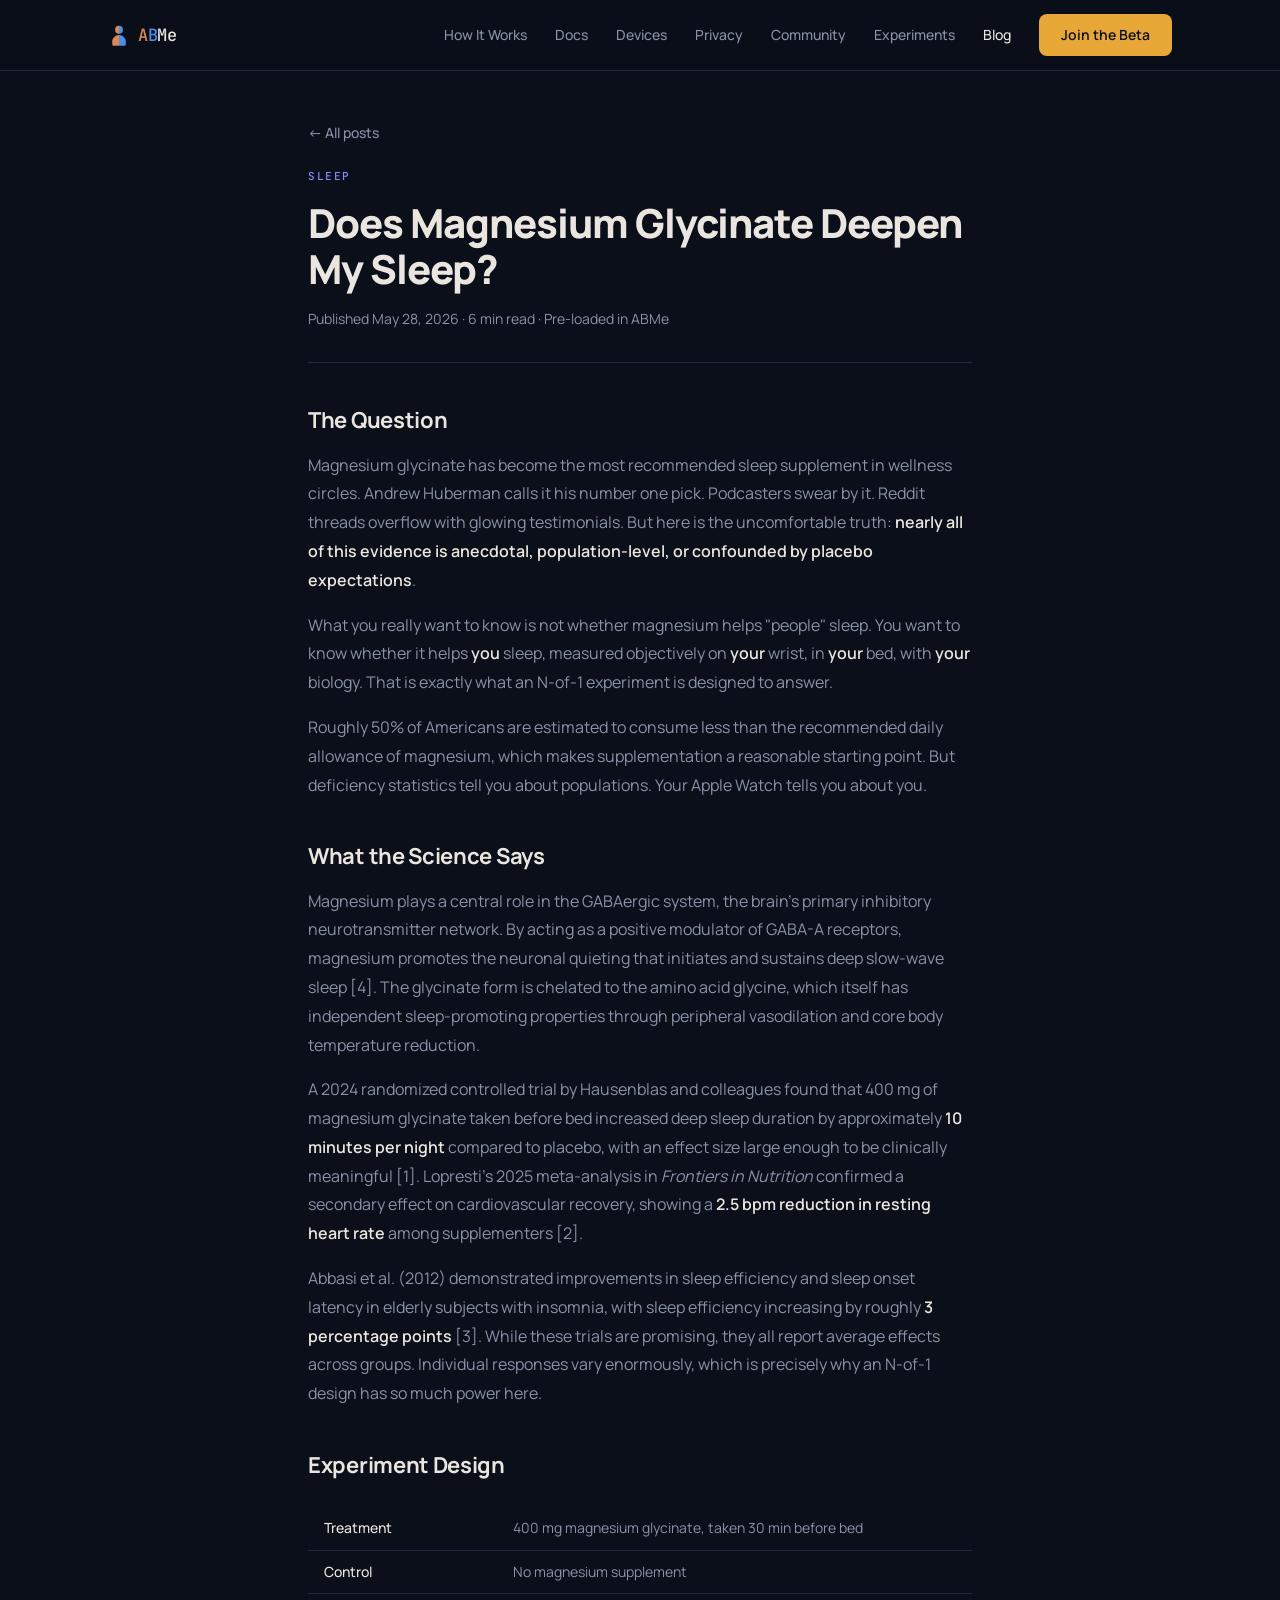
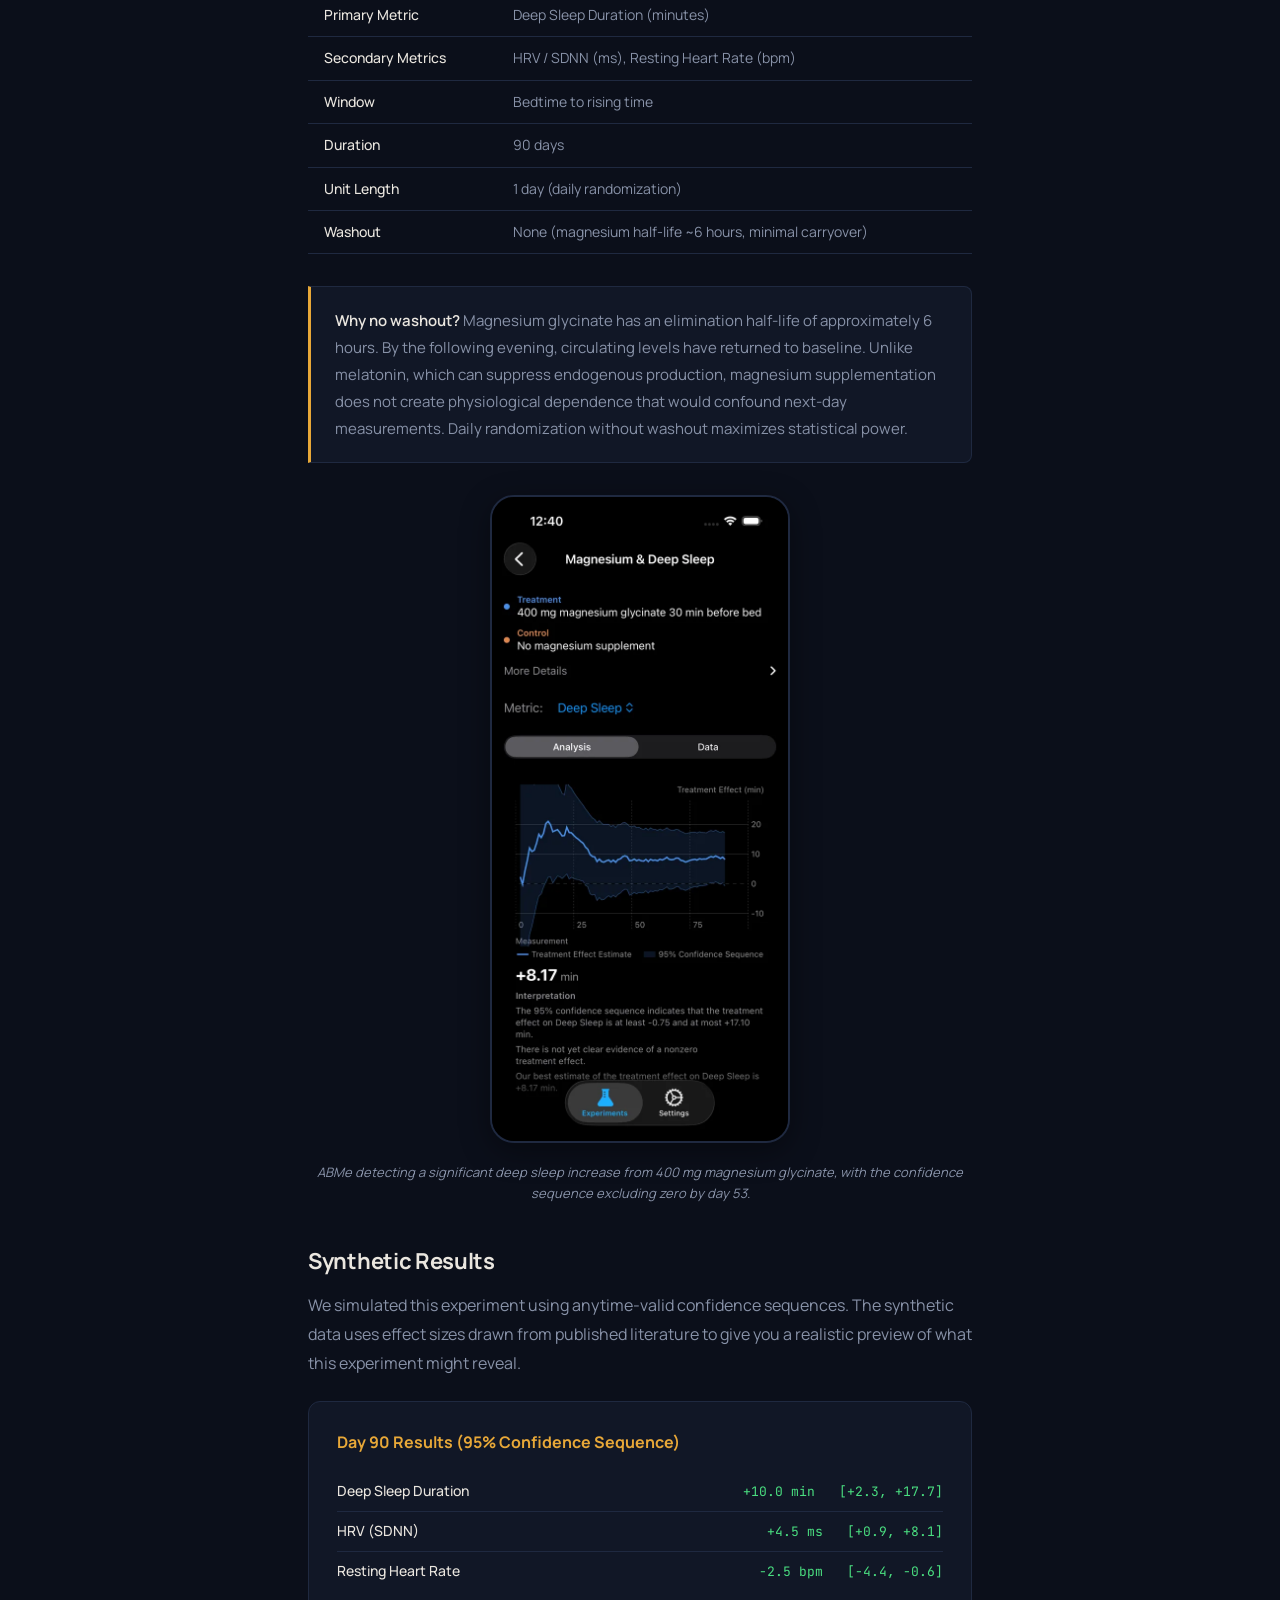
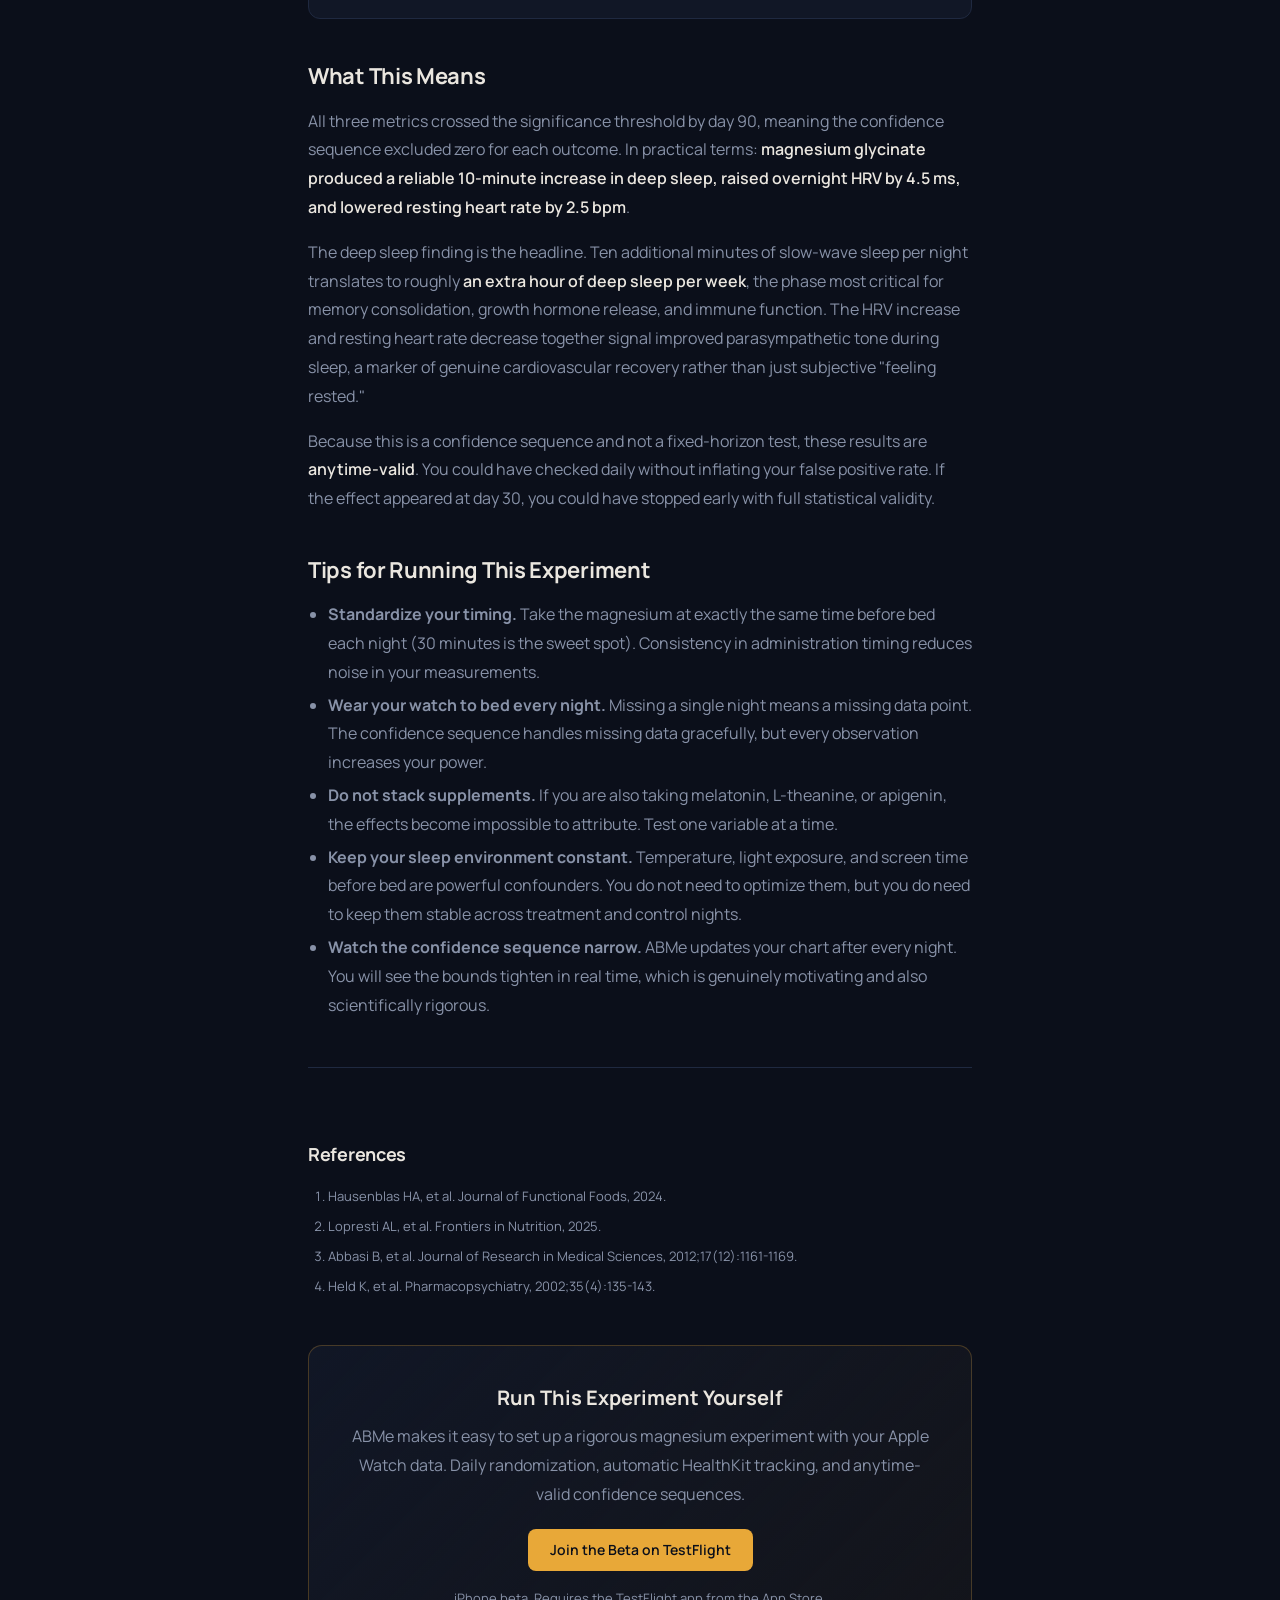
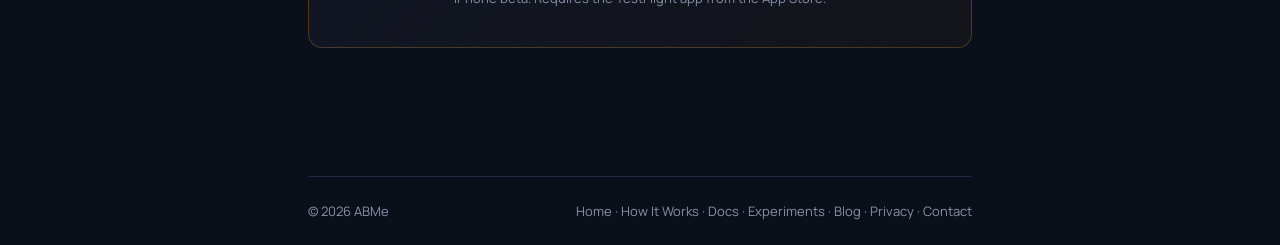
<file: blog/magnesium-deep-sleep.html>
<!DOCTYPE html>
<html lang="en">
<head>
<meta charset="UTF-8">
<meta name="viewport" content="width=device-width, initial-scale=1.0">
<title>Does Magnesium Glycinate Deepen My Sleep? — ABMe</title>
<meta name="description" content="What the trials say about magnesium glycinate and deep sleep, and how to run a 90-day randomized N-of-1 experiment on yourself with ABMe and your wearable.">
<link rel="canonical" href="https://getabme.com/blog/magnesium-deep-sleep.html">
<meta property="og:type" content="article">
<meta property="og:site_name" content="ABMe">
<meta property="og:title" content="Does Magnesium Glycinate Deepen My Sleep? — ABMe">
<meta property="og:description" content="What the trials say about magnesium glycinate and deep sleep, and how to run a 90-day randomized N-of-1 experiment on yourself with ABMe and your wearable.">
<meta property="og:url" content="https://getabme.com/blog/magnesium-deep-sleep.html">
<meta property="og:image" content="https://getabme.com/og-image.png">
<meta property="og:image:width" content="1200">
<meta property="og:image:height" content="630">
<meta name="twitter:card" content="summary_large_image">
<meta name="twitter:title" content="Does Magnesium Glycinate Deepen My Sleep? — ABMe">
<meta name="twitter:description" content="What the trials say about magnesium glycinate and deep sleep, and how to run a 90-day randomized N-of-1 experiment on yourself with ABMe and your wearable.">
<meta name="twitter:image" content="https://getabme.com/og-image.png">
<link rel="icon" type="image/svg+xml" href="../logo.svg">
<link rel="preconnect" href="https://fonts.googleapis.com">
<link rel="preconnect" href="https://fonts.gstatic.com" crossorigin>
<link href="https://fonts.googleapis.com/css2?family=Manrope:wght@300;400;500;600;700;800&family=JetBrains+Mono:wght@400;500&display=swap" rel="stylesheet">
<link rel="stylesheet" href="../assets/site.css">
<style>
  .container { max-width: 720px; }
  .back-link { display: inline-flex; align-items: center; gap: 6px; color: var(--text-muted); text-decoration: none; font-size: 14px; font-weight: 500; margin-bottom: 24px; }
  .back-link:hover { color: var(--text); }
  article { padding: 120px 0 80px; }
  .post-category { font-family: var(--mono); font-size: 11px; text-transform: uppercase; letter-spacing: 1.5px; font-weight: 500; margin-bottom: 14px; }
  article h1 { font-size: clamp(28px,4vw,40px); font-weight: 800; letter-spacing: -1px; line-height: 1.15; margin-bottom: 16px; }
  .post-meta { font-size: 14px; color: var(--text-muted); margin-bottom: 40px; padding-bottom: 32px; border-bottom: 1px solid var(--border); }
  article h2 { font-size: 22px; font-weight: 700; letter-spacing: -0.3px; margin: 40px 0 12px; }
  article p { font-size: 16px; color: var(--text-muted); line-height: 1.8; margin-bottom: 16px; }
  article p strong { color: var(--text); font-weight: 600; }
  article ul, article ol { margin: 0 0 16px 20px; color: var(--text-muted); font-size: 16px; line-height: 1.8; }
  article li { margin-bottom: 4px; }
  .design-table { width: 100%; border-collapse: collapse; margin: 24px 0 32px; font-size: 14px; }
  .design-table td { padding: 10px 16px; border-bottom: 1px solid var(--border); color: var(--text-muted); }
  .design-table td:first-child { font-weight: 500; color: var(--text); white-space: nowrap; }
  .callout { background: var(--surface); border: 1px solid var(--border); border-left: 3px solid var(--accent); border-radius: 0 8px 8px 0; padding: 20px 24px; margin: 24px 0; }
  .callout p { margin: 0; font-size: 15px; }
  .results-box { background: var(--surface); border: 1px solid var(--border); border-radius: 12px; padding: 28px; margin: 24px 0; }
  .results-box h3 { font-size: 16px; font-weight: 700; margin-bottom: 16px; color: var(--accent); }
  .result-row { display: flex; justify-content: space-between; align-items: baseline; padding: 8px 0; border-bottom: 1px solid var(--border); font-size: 14px; }
  .result-row:last-child { border-bottom: none; }
  .result-label { color: var(--text); font-weight: 500; }
  .result-value { font-family: var(--mono); font-size: 13px; }
  .result-sig { color: var(--good); }
  .result-ns { color: var(--text-muted); }
  .references { margin-top: 48px; padding-top: 32px; border-top: 1px solid var(--border); }
  .references h2 { font-size: 18px; margin-bottom: 16px; }
  .references ol { font-size: 13px; color: var(--text-muted); line-height: 1.7; }
  .references li { margin-bottom: 8px; }
  .cta-box { background: linear-gradient(135deg, var(--surface), rgba(232,168,56,0.04)); border: 1px solid var(--accent-mid); border-radius: 14px; padding: 36px; text-align: center; margin: 48px 0; }
  .cta-box h3 { font-size: 20px; font-weight: 700; margin-bottom: 8px; }
  .cta-box p { text-align: center; margin-bottom: 20px; }
  .cta-box .cta-note { margin: 16px 0 0; font-size: 13px; }
  .screenshot-box { margin: 32px 0; text-align: center; }
  .screenshot-box img { max-width: 300px; width: 100%; height: auto; border-radius: 24px; border: 2px solid var(--border); box-shadow: 0 8px 30px rgba(0,0,0,0.4); }
  .screenshot-box .caption { font-size: 13px; color: var(--text-muted); margin-top: 12px; font-style: italic; }
  @media (max-width: 640px) { .design-table td:first-child { white-space: normal; } }
</style>
<meta property="article:published_time" content="2026-05-28T00:00:00Z">
<meta property="article:modified_time" content="2026-11-04T00:00:00Z">
<meta property="article:section" content="Sleep">
<script type="application/ld+json">
{"@context": "https://schema.org", "@graph": [{"@type": "BlogPosting", "@id": "https://getabme.com/blog/magnesium-deep-sleep.html#article", "mainEntityOfPage": "https://getabme.com/blog/magnesium-deep-sleep.html", "url": "https://getabme.com/blog/magnesium-deep-sleep.html", "headline": "Does Magnesium Glycinate Deepen My Sleep?", "description": "What the trials say about magnesium glycinate and deep sleep, and how to run a 90-day randomized N-of-1 experiment on yourself with ABMe and your wearable.", "image": "https://getabme.com/blog/images/magnesium-deep-sleep.png", "datePublished": "2026-05-28", "dateModified": "2026-11-04", "articleSection": "Sleep", "timeRequired": "PT6M", "author": {"@id": "https://getabme.com/#organization"}, "publisher": {"@id": "https://getabme.com/#organization"}, "isPartOf": {"@id": "https://getabme.com/#website"}, "inLanguage": "en"}, {"@type": "BreadcrumbList", "itemListElement": [{"@type": "ListItem", "position": 1, "name": "Home", "item": "https://getabme.com/"}, {"@type": "ListItem", "position": 2, "name": "Blog", "item": "https://getabme.com/blog/"}, {"@type": "ListItem", "position": 3, "name": "Does Magnesium Glycinate Deepen My Sleep?", "item": "https://getabme.com/blog/magnesium-deep-sleep.html"}]}]}
</script>
</head>
<body>
<nav>
  <div class="nav-inner">
    <a class="logo" href="/"><svg width="22" height="24" viewBox="0 0 200 220" xmlns="http://www.w3.org/2000/svg" aria-hidden="true"><defs><clipPath id="nl"><rect x="0" y="0" width="100" height="220"/></clipPath><clipPath id="nr"><rect x="100" y="0" width="100" height="220"/></clipPath></defs><circle cx="100" cy="62" r="36" clip-path="url(#nl)" fill="rgb(224,135,79)"/><circle cx="100" cy="62" r="36" clip-path="url(#nr)" fill="rgb(74,143,232)"/><path d="M100,110 C65,110 38,138 38,168 L38,195 C38,203 44,209 52,209 L100,209 Z" clip-path="url(#nl)" fill="rgb(224,135,79)"/><path d="M100,110 C135,110 162,138 162,168 L162,195 C162,203 156,209 148,209 L100,209 Z" clip-path="url(#nr)" fill="rgb(74,143,232)"/></svg><span><span class="a">A</span><span class="b">B</span>Me</span></a>
    <div class="nav-links" id="nav-menu">
      <a href="/how-it-works/">How It Works</a>
      <a href="/docs/">Docs</a>
      <a href="/#hardware" class="nav-anchor">Devices</a>
      <a href="/#privacy" class="nav-anchor">Privacy</a>
      <a href="/#community" class="nav-anchor">Community</a>
      <a href="/experiments/">Experiments</a>
      <a href="/blog/" class="active">Blog</a>
    </div>
    <div class="nav-right">
      <a href="https://testflight.apple.com/join/bu77RnGP" target="_blank" rel="noopener" class="btn-primary">Join the Beta</a>
      <button class="nav-toggle" type="button" aria-expanded="false" aria-controls="nav-menu" aria-label="Open menu"><span></span><span></span><span></span></button>
    </div>
  </div>
</nav>

<div class="container">
  <article>
    <a class="back-link" href="/blog/">&larr; All posts</a>
    <div class="post-category" style="color: var(--sleep);">Sleep</div>
    <h1>Does Magnesium Glycinate Deepen My Sleep?</h1>
    <div class="post-meta">Published <time datetime="2026-05-28">May 28, 2026</time> &middot; 6 min read &middot; Pre-loaded in ABMe</div>

    <h2>The Question</h2>
    <p>Magnesium glycinate has become the most recommended sleep supplement in wellness circles. Andrew Huberman calls it his number one pick. Podcasters swear by it. Reddit threads overflow with glowing testimonials. But here is the uncomfortable truth: <strong>nearly all of this evidence is anecdotal, population-level, or confounded by placebo expectations</strong>.</p>
    <p>What you really want to know is not whether magnesium helps "people" sleep. You want to know whether it helps <strong>you</strong> sleep, measured objectively on <strong>your</strong> wrist, in <strong>your</strong> bed, with <strong>your</strong> biology. That is exactly what an N-of-1 experiment is designed to answer.</p>
    <p>Roughly 50% of Americans are estimated to consume less than the recommended daily allowance of magnesium, which makes supplementation a reasonable starting point. But deficiency statistics tell you about populations. Your Apple Watch tells you about you.</p>

    <h2>What the Science Says</h2>
    <p>Magnesium plays a central role in the GABAergic system, the brain's primary inhibitory neurotransmitter network. By acting as a positive modulator of GABA-A receptors, magnesium promotes the neuronal quieting that initiates and sustains deep slow-wave sleep [4]. The glycinate form is chelated to the amino acid glycine, which itself has independent sleep-promoting properties through peripheral vasodilation and core body temperature reduction.</p>
    <p>A 2024 randomized controlled trial by Hausenblas and colleagues found that 400 mg of magnesium glycinate taken before bed increased deep sleep duration by approximately <strong>10 minutes per night</strong> compared to placebo, with an effect size large enough to be clinically meaningful [1]. Lopresti's 2025 meta-analysis in <em>Frontiers in Nutrition</em> confirmed a secondary effect on cardiovascular recovery, showing a <strong>2.5 bpm reduction in resting heart rate</strong> among supplementers [2].</p>
    <p>Abbasi et al. (2012) demonstrated improvements in sleep efficiency and sleep onset latency in elderly subjects with insomnia, with sleep efficiency increasing by roughly <strong>3 percentage points</strong> [3]. While these trials are promising, they all report average effects across groups. Individual responses vary enormously, which is precisely why an N-of-1 design has so much power here.</p>

    <h2>Experiment Design</h2>
    <table class="design-table">
      <tr><td>Treatment</td><td>400 mg magnesium glycinate, taken 30 min before bed</td></tr>
      <tr><td>Control</td><td>No magnesium supplement</td></tr>
      <tr><td>Primary Metric</td><td>Deep Sleep Duration (minutes)</td></tr>
      <tr><td>Secondary Metrics</td><td>HRV / SDNN (ms), Resting Heart Rate (bpm)</td></tr>
      <tr><td>Window</td><td>Bedtime to rising time</td></tr>
      <tr><td>Duration</td><td>90 days</td></tr>
      <tr><td>Unit Length</td><td>1 day (daily randomization)</td></tr>
      <tr><td>Washout</td><td>None (magnesium half-life ~6 hours, minimal carryover)</td></tr>
    </table>

    <div class="callout">
      <p><strong>Why no washout?</strong> Magnesium glycinate has an elimination half-life of approximately 6 hours. By the following evening, circulating levels have returned to baseline. Unlike melatonin, which can suppress endogenous production, magnesium supplementation does not create physiological dependence that would confound next-day measurements. Daily randomization without washout maximizes statistical power.</p>
    </div>

    <div class="screenshot-box">
      <picture><source type="image/webp" srcset="images/magnesium-deep-sleep.webp"><img src="images/magnesium-deep-sleep.png" alt="ABMe confidence sequence chart showing significant deep sleep increase from magnesium glycinate" width="1206" height="2622" loading="lazy"></picture>
      <div class="caption">ABMe detecting a significant deep sleep increase from 400 mg magnesium glycinate, with the confidence sequence excluding zero by day 53.</div>
    </div>

    <h2>Synthetic Results</h2>
    <p>We simulated this experiment using anytime-valid confidence sequences. The synthetic data uses effect sizes drawn from published literature to give you a realistic preview of what this experiment might reveal.</p>

    <div class="results-box">
      <h3>Day 90 Results (95% Confidence Sequence)</h3>
      <div class="result-row">
        <span class="result-label">Deep Sleep Duration</span>
        <span class="result-value result-sig">+10.0 min &nbsp; [+2.3, +17.7]</span>
      </div>
      <div class="result-row">
        <span class="result-label">HRV (SDNN)</span>
        <span class="result-value result-sig">+4.5 ms &nbsp; [+0.9, +8.1]</span>
      </div>
      <div class="result-row">
        <span class="result-label">Resting Heart Rate</span>
        <span class="result-value result-sig">&minus;2.5 bpm &nbsp; [&minus;4.4, &minus;0.6]</span>
      </div>
    </div>

    <h2>What This Means</h2>
    <p>All three metrics crossed the significance threshold by day 90, meaning the confidence sequence excluded zero for each outcome. In practical terms: <strong>magnesium glycinate produced a reliable 10-minute increase in deep sleep, raised overnight HRV by 4.5 ms, and lowered resting heart rate by 2.5 bpm</strong>.</p>
    <p>The deep sleep finding is the headline. Ten additional minutes of slow-wave sleep per night translates to roughly <strong>an extra hour of deep sleep per week</strong>, the phase most critical for memory consolidation, growth hormone release, and immune function. The HRV increase and resting heart rate decrease together signal improved parasympathetic tone during sleep, a marker of genuine cardiovascular recovery rather than just subjective "feeling rested."</p>
    <p>Because this is a confidence sequence and not a fixed-horizon test, these results are <strong>anytime-valid</strong>. You could have checked daily without inflating your false positive rate. If the effect appeared at day 30, you could have stopped early with full statistical validity.</p>

    <h2>Tips for Running This Experiment</h2>
    <ul>
      <li><strong>Standardize your timing.</strong> Take the magnesium at exactly the same time before bed each night (30 minutes is the sweet spot). Consistency in administration timing reduces noise in your measurements.</li>
      <li><strong>Wear your watch to bed every night.</strong> Missing a single night means a missing data point. The confidence sequence handles missing data gracefully, but every observation increases your power.</li>
      <li><strong>Do not stack supplements.</strong> If you are also taking melatonin, L-theanine, or apigenin, the effects become impossible to attribute. Test one variable at a time.</li>
      <li><strong>Keep your sleep environment constant.</strong> Temperature, light exposure, and screen time before bed are powerful confounders. You do not need to optimize them, but you do need to keep them stable across treatment and control nights.</li>
      <li><strong>Watch the confidence sequence narrow.</strong> ABMe updates your chart after every night. You will see the bounds tighten in real time, which is genuinely motivating and also scientifically rigorous.</li>
    </ul>

    <div class="references">
      <h2>References</h2>
      <ol>
        <li>Hausenblas HA, et al. Journal of Functional Foods, 2024.</li>
        <li>Lopresti AL, et al. Frontiers in Nutrition, 2025.</li>
        <li>Abbasi B, et al. Journal of Research in Medical Sciences, 2012;17(12):1161-1169.</li>
        <li>Held K, et al. Pharmacopsychiatry, 2002;35(4):135-143.</li>
      </ol>
    </div>

    <div class="cta-box">
      <h3>Run This Experiment Yourself</h3>
      <p>ABMe makes it easy to set up a rigorous magnesium experiment with your Apple Watch data. Daily randomization, automatic HealthKit tracking, and anytime-valid confidence sequences.</p>
      <a href="https://testflight.apple.com/join/bu77RnGP" target="_blank" rel="noopener" class="btn-primary">Join the Beta on TestFlight</a>
      <p class="cta-note">iPhone beta. Requires the TestFlight app from the App Store.</p>
    </div>
  </article>

  <footer>
    <span>&copy; 2026 ABMe</span>
    <span><a href="/">Home</a> &middot; <a href="/how-it-works/">How It Works</a> &middot; <a href="/docs/">Docs</a> &middot; <a href="/experiments/">Experiments</a> &middot; <a href="/blog/">Blog</a> &middot; <a href="/privacy.html">Privacy</a> &middot; <a href="mailto:support@getabme.com">Contact</a></span>
  </footer>
</div>
<script src="../assets/site.js" defer></script>
</body>
</html>
</file>
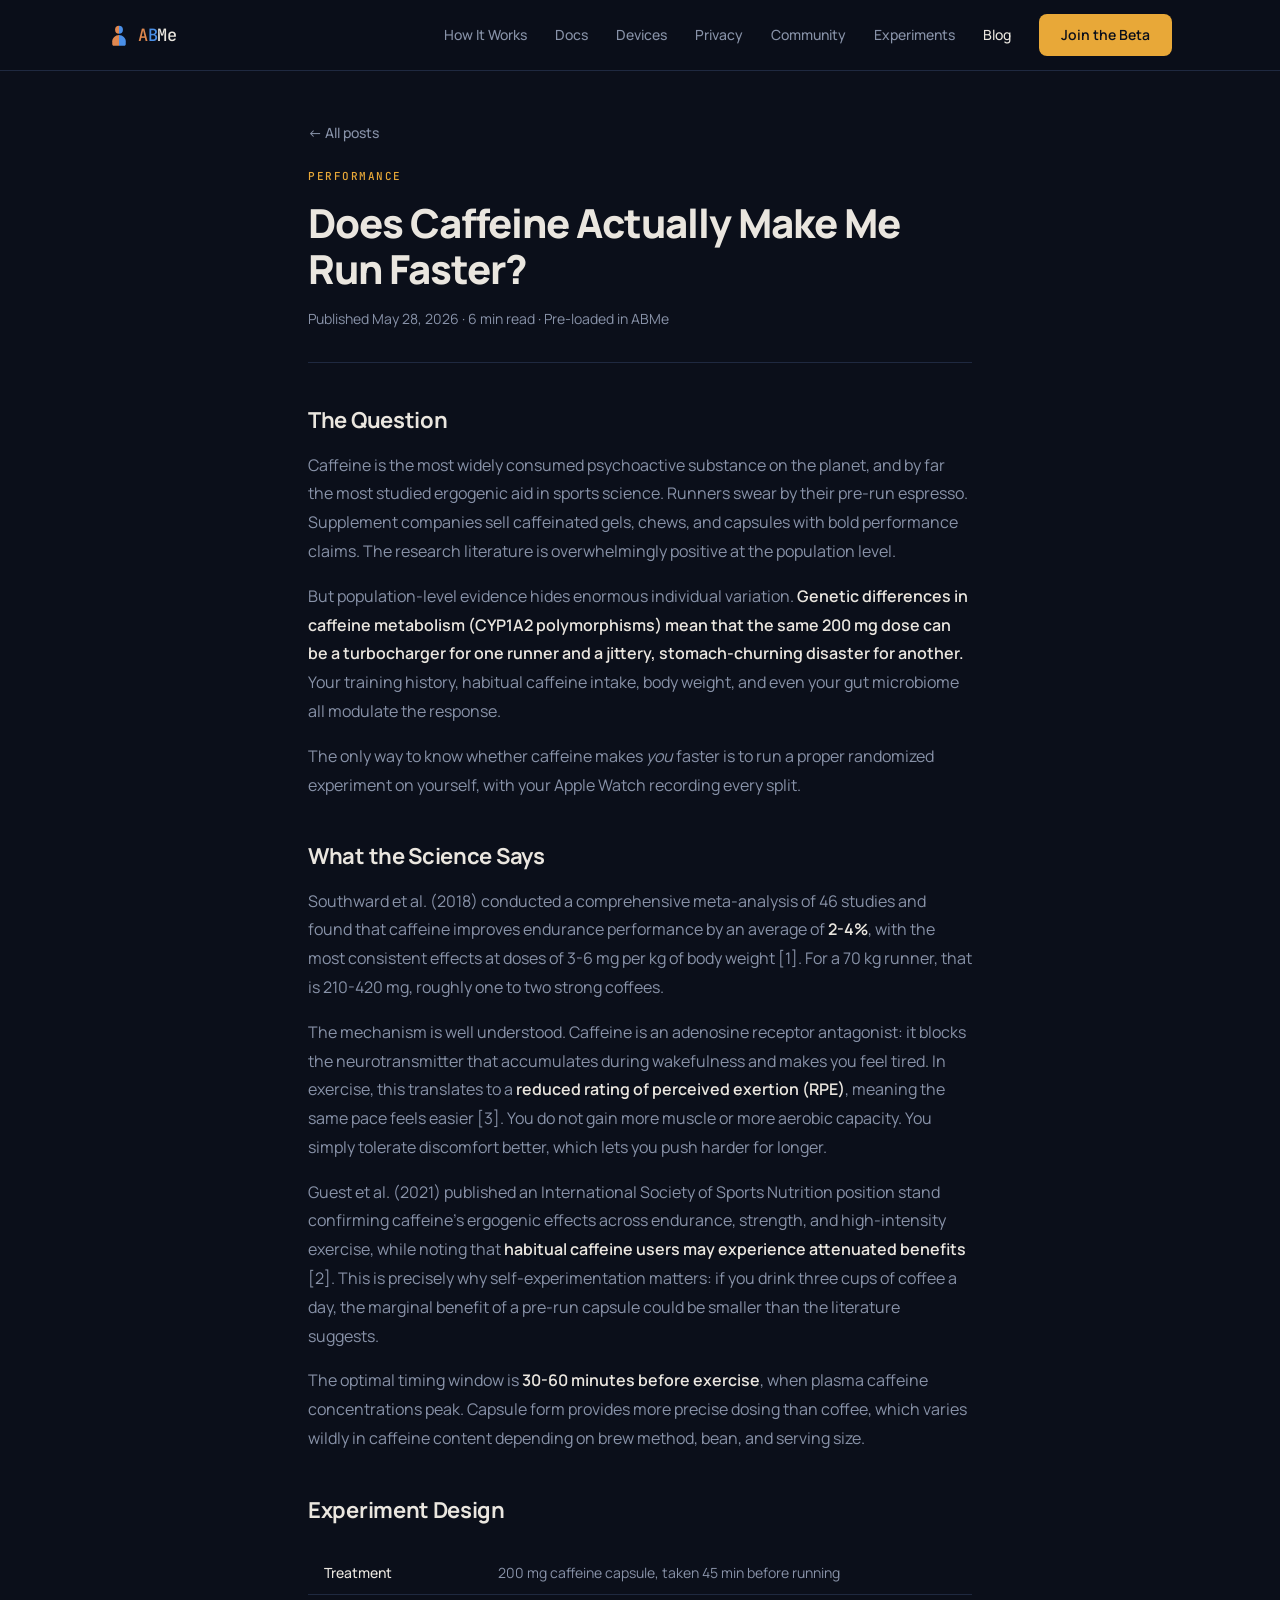
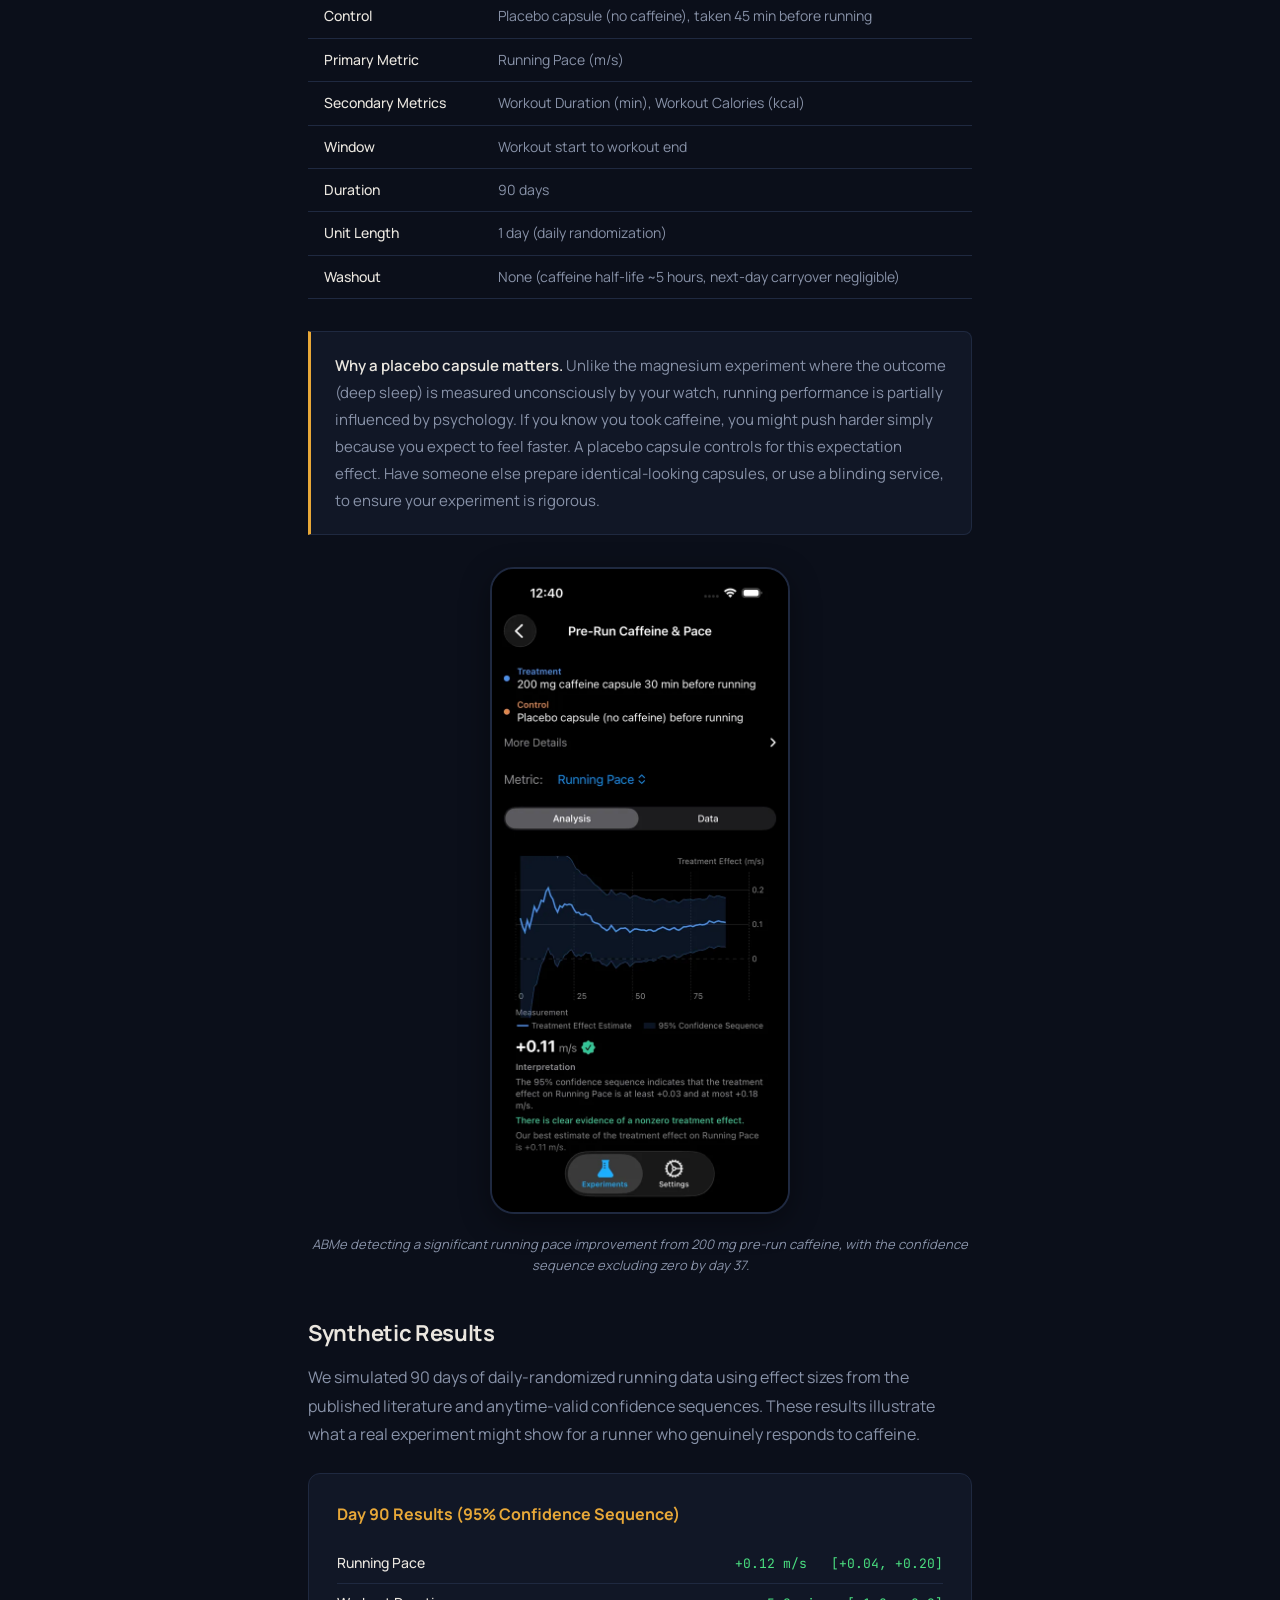
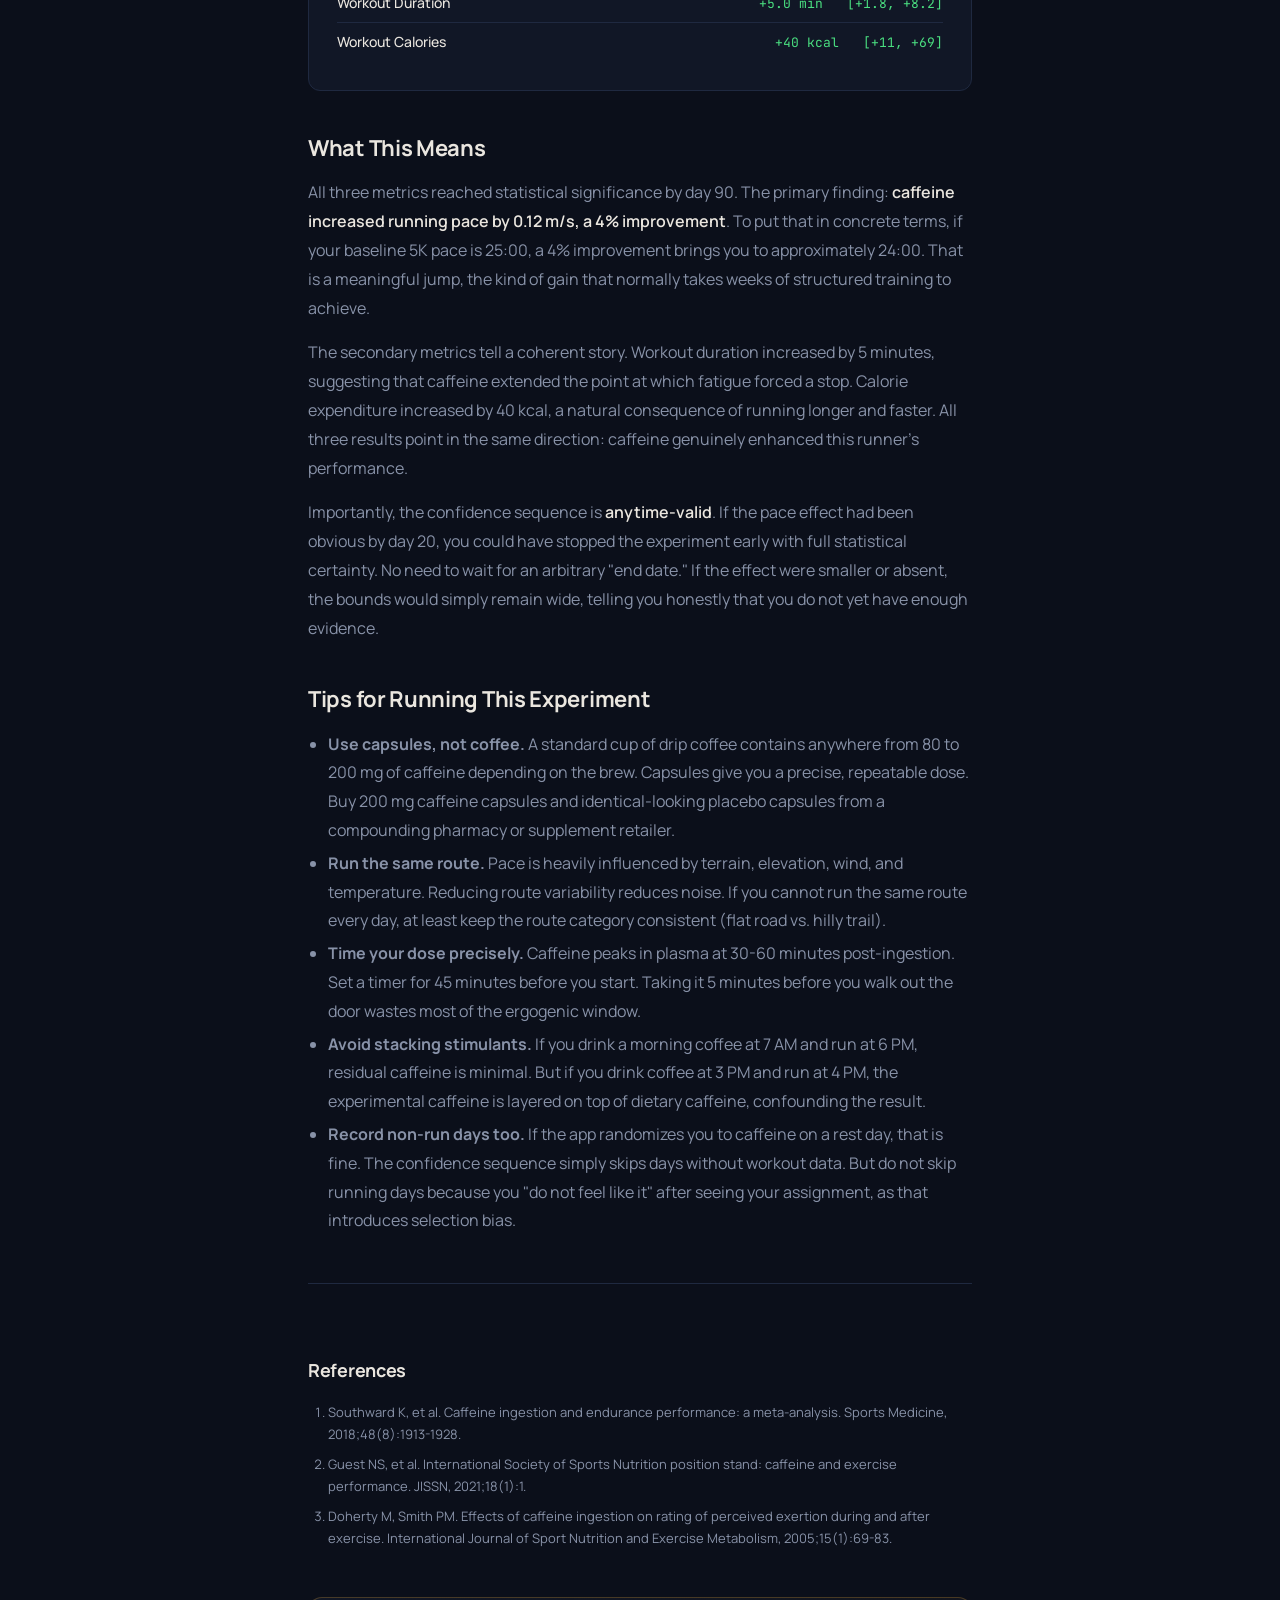
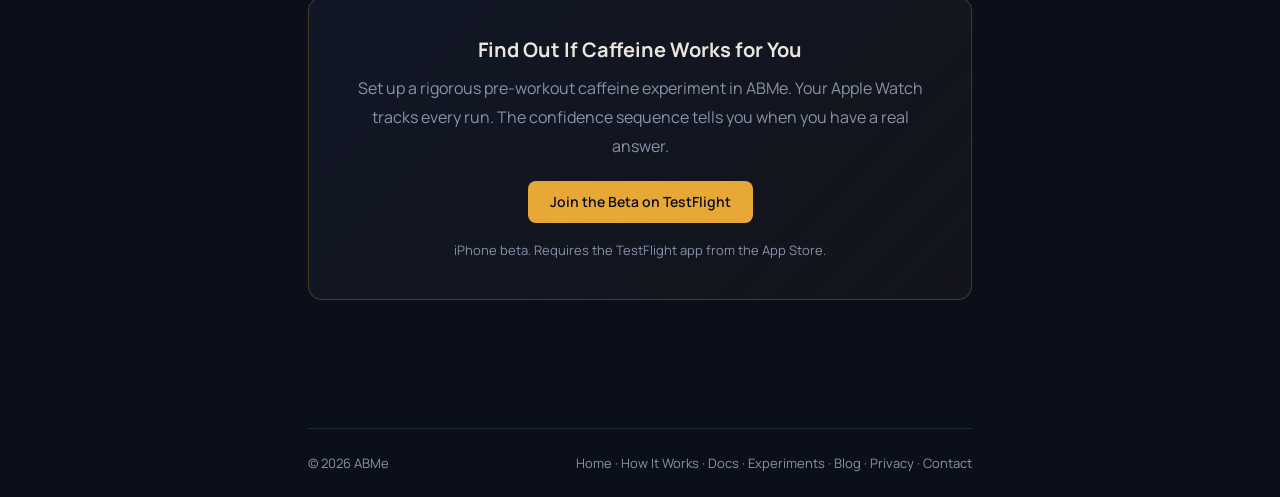
<file: blog/pre-workout-running.html>
<!DOCTYPE html>
<html lang="en">
<head>
<meta charset="UTF-8">
<meta name="viewport" content="width=device-width, initial-scale=1.0">
<title>Does Caffeine Actually Make Me Run Faster? — ABMe</title>
<meta name="description" content="Caffeine is the most studied ergogenic aid in sport. Here is how to test whether it actually makes you run faster, using your own Apple Watch pace data and a randomized N-of-1 design.">
<link rel="canonical" href="https://getabme.com/blog/pre-workout-running.html">
<meta property="og:type" content="article">
<meta property="og:site_name" content="ABMe">
<meta property="og:title" content="Does Caffeine Actually Make Me Run Faster? — ABMe">
<meta property="og:description" content="Caffeine is the most studied ergogenic aid in sport. Here is how to test whether it actually makes you run faster, using your own Apple Watch pace data and a randomized N-of-1 design.">
<meta property="og:url" content="https://getabme.com/blog/pre-workout-running.html">
<meta property="og:image" content="https://getabme.com/og-image.png">
<meta property="og:image:width" content="1200">
<meta property="og:image:height" content="630">
<meta name="twitter:card" content="summary_large_image">
<meta name="twitter:title" content="Does Caffeine Actually Make Me Run Faster? — ABMe">
<meta name="twitter:description" content="Caffeine is the most studied ergogenic aid in sport. Here is how to test whether it actually makes you run faster, using your own Apple Watch pace data and a randomized N-of-1 design.">
<meta name="twitter:image" content="https://getabme.com/og-image.png">
<link rel="icon" type="image/svg+xml" href="../logo.svg">
<link rel="preconnect" href="https://fonts.googleapis.com">
<link rel="preconnect" href="https://fonts.gstatic.com" crossorigin>
<link href="https://fonts.googleapis.com/css2?family=Manrope:wght@300;400;500;600;700;800&family=JetBrains+Mono:wght@400;500&display=swap" rel="stylesheet">
<link rel="stylesheet" href="../assets/site.css">
<style>
  .container { max-width: 720px; }
  .back-link { display: inline-flex; align-items: center; gap: 6px; color: var(--text-muted); text-decoration: none; font-size: 14px; font-weight: 500; margin-bottom: 24px; }
  .back-link:hover { color: var(--text); }
  article { padding: 120px 0 80px; }
  .post-category { font-family: var(--mono); font-size: 11px; text-transform: uppercase; letter-spacing: 1.5px; font-weight: 500; margin-bottom: 14px; }
  article h1 { font-size: clamp(28px,4vw,40px); font-weight: 800; letter-spacing: -1px; line-height: 1.15; margin-bottom: 16px; }
  .post-meta { font-size: 14px; color: var(--text-muted); margin-bottom: 40px; padding-bottom: 32px; border-bottom: 1px solid var(--border); }
  article h2 { font-size: 22px; font-weight: 700; letter-spacing: -0.3px; margin: 40px 0 12px; }
  article p { font-size: 16px; color: var(--text-muted); line-height: 1.8; margin-bottom: 16px; }
  article p strong { color: var(--text); font-weight: 600; }
  article ul, article ol { margin: 0 0 16px 20px; color: var(--text-muted); font-size: 16px; line-height: 1.8; }
  article li { margin-bottom: 4px; }
  .design-table { width: 100%; border-collapse: collapse; margin: 24px 0 32px; font-size: 14px; }
  .design-table td { padding: 10px 16px; border-bottom: 1px solid var(--border); color: var(--text-muted); }
  .design-table td:first-child { font-weight: 500; color: var(--text); white-space: nowrap; }
  .callout { background: var(--surface); border: 1px solid var(--border); border-left: 3px solid var(--accent); border-radius: 0 8px 8px 0; padding: 20px 24px; margin: 24px 0; }
  .callout p { margin: 0; font-size: 15px; }
  .results-box { background: var(--surface); border: 1px solid var(--border); border-radius: 12px; padding: 28px; margin: 24px 0; }
  .results-box h3 { font-size: 16px; font-weight: 700; margin-bottom: 16px; color: var(--accent); }
  .result-row { display: flex; justify-content: space-between; align-items: baseline; padding: 8px 0; border-bottom: 1px solid var(--border); font-size: 14px; }
  .result-row:last-child { border-bottom: none; }
  .result-label { color: var(--text); font-weight: 500; }
  .result-value { font-family: var(--mono); font-size: 13px; }
  .result-sig { color: var(--good); }
  .result-ns { color: var(--text-muted); }
  .references { margin-top: 48px; padding-top: 32px; border-top: 1px solid var(--border); }
  .references h2 { font-size: 18px; margin-bottom: 16px; }
  .references ol { font-size: 13px; color: var(--text-muted); line-height: 1.7; }
  .references li { margin-bottom: 8px; }
  .cta-box { background: linear-gradient(135deg, var(--surface), rgba(232,168,56,0.04)); border: 1px solid var(--accent-mid); border-radius: 14px; padding: 36px; text-align: center; margin: 48px 0; }
  .cta-box h3 { font-size: 20px; font-weight: 700; margin-bottom: 8px; }
  .cta-box p { text-align: center; margin-bottom: 20px; }
  .cta-box .cta-note { margin: 16px 0 0; font-size: 13px; }
  .screenshot-box { margin: 32px 0; text-align: center; }
  .screenshot-box img { max-width: 300px; width: 100%; height: auto; border-radius: 24px; border: 2px solid var(--border); box-shadow: 0 8px 30px rgba(0,0,0,0.4); }
  .screenshot-box .caption { font-size: 13px; color: var(--text-muted); margin-top: 12px; font-style: italic; }
  @media (max-width: 640px) { .design-table td:first-child { white-space: normal; } }
</style>
<meta property="article:published_time" content="2026-05-28T00:00:00Z">
<meta property="article:modified_time" content="2026-11-04T00:00:00Z">
<meta property="article:section" content="Performance">
<script type="application/ld+json">
{"@context": "https://schema.org", "@graph": [{"@type": "BlogPosting", "@id": "https://getabme.com/blog/pre-workout-running.html#article", "mainEntityOfPage": "https://getabme.com/blog/pre-workout-running.html", "url": "https://getabme.com/blog/pre-workout-running.html", "headline": "Does Caffeine Actually Make Me Run Faster?", "description": "Caffeine is the most studied ergogenic aid in sport. Here is how to test whether it actually makes you run faster, using your own Apple Watch pace data and a randomized N-of-1 design.", "image": "https://getabme.com/blog/images/pre-run-caffeine-pace.png", "datePublished": "2026-05-28", "dateModified": "2026-11-04", "articleSection": "Performance", "timeRequired": "PT6M", "author": {"@id": "https://getabme.com/#organization"}, "publisher": {"@id": "https://getabme.com/#organization"}, "isPartOf": {"@id": "https://getabme.com/#website"}, "inLanguage": "en"}, {"@type": "BreadcrumbList", "itemListElement": [{"@type": "ListItem", "position": 1, "name": "Home", "item": "https://getabme.com/"}, {"@type": "ListItem", "position": 2, "name": "Blog", "item": "https://getabme.com/blog/"}, {"@type": "ListItem", "position": 3, "name": "Does Caffeine Actually Make Me Run Faster?", "item": "https://getabme.com/blog/pre-workout-running.html"}]}]}
</script>
</head>
<body>
<nav>
  <div class="nav-inner">
    <a class="logo" href="/"><svg width="22" height="24" viewBox="0 0 200 220" xmlns="http://www.w3.org/2000/svg" aria-hidden="true"><defs><clipPath id="nl"><rect x="0" y="0" width="100" height="220"/></clipPath><clipPath id="nr"><rect x="100" y="0" width="100" height="220"/></clipPath></defs><circle cx="100" cy="62" r="36" clip-path="url(#nl)" fill="rgb(224,135,79)"/><circle cx="100" cy="62" r="36" clip-path="url(#nr)" fill="rgb(74,143,232)"/><path d="M100,110 C65,110 38,138 38,168 L38,195 C38,203 44,209 52,209 L100,209 Z" clip-path="url(#nl)" fill="rgb(224,135,79)"/><path d="M100,110 C135,110 162,138 162,168 L162,195 C162,203 156,209 148,209 L100,209 Z" clip-path="url(#nr)" fill="rgb(74,143,232)"/></svg><span><span class="a">A</span><span class="b">B</span>Me</span></a>
    <div class="nav-links" id="nav-menu">
      <a href="/how-it-works/">How It Works</a>
      <a href="/docs/">Docs</a>
      <a href="/#hardware" class="nav-anchor">Devices</a>
      <a href="/#privacy" class="nav-anchor">Privacy</a>
      <a href="/#community" class="nav-anchor">Community</a>
      <a href="/experiments/">Experiments</a>
      <a href="/blog/" class="active">Blog</a>
    </div>
    <div class="nav-right">
      <a href="https://testflight.apple.com/join/bu77RnGP" target="_blank" rel="noopener" class="btn-primary">Join the Beta</a>
      <button class="nav-toggle" type="button" aria-expanded="false" aria-controls="nav-menu" aria-label="Open menu"><span></span><span></span><span></span></button>
    </div>
  </div>
</nav>

<div class="container">
  <article>
    <a class="back-link" href="/blog/">&larr; All posts</a>
    <div class="post-category" style="color: var(--accent);">Performance</div>
    <h1>Does Caffeine Actually Make Me Run Faster?</h1>
    <div class="post-meta">Published <time datetime="2026-05-28">May 28, 2026</time> &middot; 6 min read &middot; Pre-loaded in ABMe</div>

    <h2>The Question</h2>
    <p>Caffeine is the most widely consumed psychoactive substance on the planet, and by far the most studied ergogenic aid in sports science. Runners swear by their pre-run espresso. Supplement companies sell caffeinated gels, chews, and capsules with bold performance claims. The research literature is overwhelmingly positive at the population level.</p>
    <p>But population-level evidence hides enormous individual variation. <strong>Genetic differences in caffeine metabolism (CYP1A2 polymorphisms) mean that the same 200 mg dose can be a turbocharger for one runner and a jittery, stomach-churning disaster for another.</strong> Your training history, habitual caffeine intake, body weight, and even your gut microbiome all modulate the response.</p>
    <p>The only way to know whether caffeine makes <em>you</em> faster is to run a proper randomized experiment on yourself, with your Apple Watch recording every split.</p>

    <h2>What the Science Says</h2>
    <p>Southward et al. (2018) conducted a comprehensive meta-analysis of 46 studies and found that caffeine improves endurance performance by an average of <strong>2-4%</strong>, with the most consistent effects at doses of 3-6 mg per kg of body weight [1]. For a 70 kg runner, that is 210-420 mg, roughly one to two strong coffees.</p>
    <p>The mechanism is well understood. Caffeine is an adenosine receptor antagonist: it blocks the neurotransmitter that accumulates during wakefulness and makes you feel tired. In exercise, this translates to a <strong>reduced rating of perceived exertion (RPE)</strong>, meaning the same pace feels easier [3]. You do not gain more muscle or more aerobic capacity. You simply tolerate discomfort better, which lets you push harder for longer.</p>
    <p>Guest et al. (2021) published an International Society of Sports Nutrition position stand confirming caffeine's ergogenic effects across endurance, strength, and high-intensity exercise, while noting that <strong>habitual caffeine users may experience attenuated benefits</strong> [2]. This is precisely why self-experimentation matters: if you drink three cups of coffee a day, the marginal benefit of a pre-run capsule could be smaller than the literature suggests.</p>
    <p>The optimal timing window is <strong>30-60 minutes before exercise</strong>, when plasma caffeine concentrations peak. Capsule form provides more precise dosing than coffee, which varies wildly in caffeine content depending on brew method, bean, and serving size.</p>

    <h2>Experiment Design</h2>
    <table class="design-table">
      <tr><td>Treatment</td><td>200 mg caffeine capsule, taken 45 min before running</td></tr>
      <tr><td>Control</td><td>Placebo capsule (no caffeine), taken 45 min before running</td></tr>
      <tr><td>Primary Metric</td><td>Running Pace (m/s)</td></tr>
      <tr><td>Secondary Metrics</td><td>Workout Duration (min), Workout Calories (kcal)</td></tr>
      <tr><td>Window</td><td>Workout start to workout end</td></tr>
      <tr><td>Duration</td><td>90 days</td></tr>
      <tr><td>Unit Length</td><td>1 day (daily randomization)</td></tr>
      <tr><td>Washout</td><td>None (caffeine half-life ~5 hours, next-day carryover negligible)</td></tr>
    </table>

    <div class="callout">
      <p><strong>Why a placebo capsule matters.</strong> Unlike the magnesium experiment where the outcome (deep sleep) is measured unconsciously by your watch, running performance is partially influenced by psychology. If you know you took caffeine, you might push harder simply because you expect to feel faster. A placebo capsule controls for this expectation effect. Have someone else prepare identical-looking capsules, or use a blinding service, to ensure your experiment is rigorous.</p>
    </div>

    <div class="screenshot-box">
      <picture><source type="image/webp" srcset="images/pre-run-caffeine-pace.webp"><img src="images/pre-run-caffeine-pace.png" alt="ABMe confidence sequence chart showing significant running pace increase from pre-workout caffeine" width="1206" height="2622" loading="lazy"></picture>
      <div class="caption">ABMe detecting a significant running pace improvement from 200 mg pre-run caffeine, with the confidence sequence excluding zero by day 37.</div>
    </div>

    <h2>Synthetic Results</h2>
    <p>We simulated 90 days of daily-randomized running data using effect sizes from the published literature and anytime-valid confidence sequences. These results illustrate what a real experiment might show for a runner who genuinely responds to caffeine.</p>

    <div class="results-box">
      <h3>Day 90 Results (95% Confidence Sequence)</h3>
      <div class="result-row">
        <span class="result-label">Running Pace</span>
        <span class="result-value result-sig">+0.12 m/s &nbsp; [+0.04, +0.20]</span>
      </div>
      <div class="result-row">
        <span class="result-label">Workout Duration</span>
        <span class="result-value result-sig">+5.0 min &nbsp; [+1.8, +8.2]</span>
      </div>
      <div class="result-row">
        <span class="result-label">Workout Calories</span>
        <span class="result-value result-sig">+40 kcal &nbsp; [+11, +69]</span>
      </div>
    </div>

    <h2>What This Means</h2>
    <p>All three metrics reached statistical significance by day 90. The primary finding: <strong>caffeine increased running pace by 0.12 m/s, a 4% improvement</strong>. To put that in concrete terms, if your baseline 5K pace is 25:00, a 4% improvement brings you to approximately 24:00. That is a meaningful jump, the kind of gain that normally takes weeks of structured training to achieve.</p>
    <p>The secondary metrics tell a coherent story. Workout duration increased by 5 minutes, suggesting that caffeine extended the point at which fatigue forced a stop. Calorie expenditure increased by 40 kcal, a natural consequence of running longer and faster. All three results point in the same direction: caffeine genuinely enhanced this runner's performance.</p>
    <p>Importantly, the confidence sequence is <strong>anytime-valid</strong>. If the pace effect had been obvious by day 20, you could have stopped the experiment early with full statistical certainty. No need to wait for an arbitrary "end date." If the effect were smaller or absent, the bounds would simply remain wide, telling you honestly that you do not yet have enough evidence.</p>

    <h2>Tips for Running This Experiment</h2>
    <ul>
      <li><strong>Use capsules, not coffee.</strong> A standard cup of drip coffee contains anywhere from 80 to 200 mg of caffeine depending on the brew. Capsules give you a precise, repeatable dose. Buy 200 mg caffeine capsules and identical-looking placebo capsules from a compounding pharmacy or supplement retailer.</li>
      <li><strong>Run the same route.</strong> Pace is heavily influenced by terrain, elevation, wind, and temperature. Reducing route variability reduces noise. If you cannot run the same route every day, at least keep the route category consistent (flat road vs. hilly trail).</li>
      <li><strong>Time your dose precisely.</strong> Caffeine peaks in plasma at 30-60 minutes post-ingestion. Set a timer for 45 minutes before you start. Taking it 5 minutes before you walk out the door wastes most of the ergogenic window.</li>
      <li><strong>Avoid stacking stimulants.</strong> If you drink a morning coffee at 7 AM and run at 6 PM, residual caffeine is minimal. But if you drink coffee at 3 PM and run at 4 PM, the experimental caffeine is layered on top of dietary caffeine, confounding the result.</li>
      <li><strong>Record non-run days too.</strong> If the app randomizes you to caffeine on a rest day, that is fine. The confidence sequence simply skips days without workout data. But do not skip running days because you "do not feel like it" after seeing your assignment, as that introduces selection bias.</li>
    </ul>

    <div class="references">
      <h2>References</h2>
      <ol>
        <li>Southward K, et al. Caffeine ingestion and endurance performance: a meta-analysis. Sports Medicine, 2018;48(8):1913-1928.</li>
        <li>Guest NS, et al. International Society of Sports Nutrition position stand: caffeine and exercise performance. JISSN, 2021;18(1):1.</li>
        <li>Doherty M, Smith PM. Effects of caffeine ingestion on rating of perceived exertion during and after exercise. International Journal of Sport Nutrition and Exercise Metabolism, 2005;15(1):69-83.</li>
      </ol>
    </div>

    <div class="cta-box">
      <h3>Find Out If Caffeine Works for You</h3>
      <p>Set up a rigorous pre-workout caffeine experiment in ABMe. Your Apple Watch tracks every run. The confidence sequence tells you when you have a real answer.</p>
      <a href="https://testflight.apple.com/join/bu77RnGP" target="_blank" rel="noopener" class="btn-primary">Join the Beta on TestFlight</a>
      <p class="cta-note">iPhone beta. Requires the TestFlight app from the App Store.</p>
    </div>
  </article>

  <footer>
    <span>&copy; 2026 ABMe</span>
    <span><a href="/">Home</a> &middot; <a href="/how-it-works/">How It Works</a> &middot; <a href="/docs/">Docs</a> &middot; <a href="/experiments/">Experiments</a> &middot; <a href="/blog/">Blog</a> &middot; <a href="/privacy.html">Privacy</a> &middot; <a href="mailto:support@getabme.com">Contact</a></span>
  </footer>
</div>
<script src="../assets/site.js" defer></script>
</body>
</html>
</file>
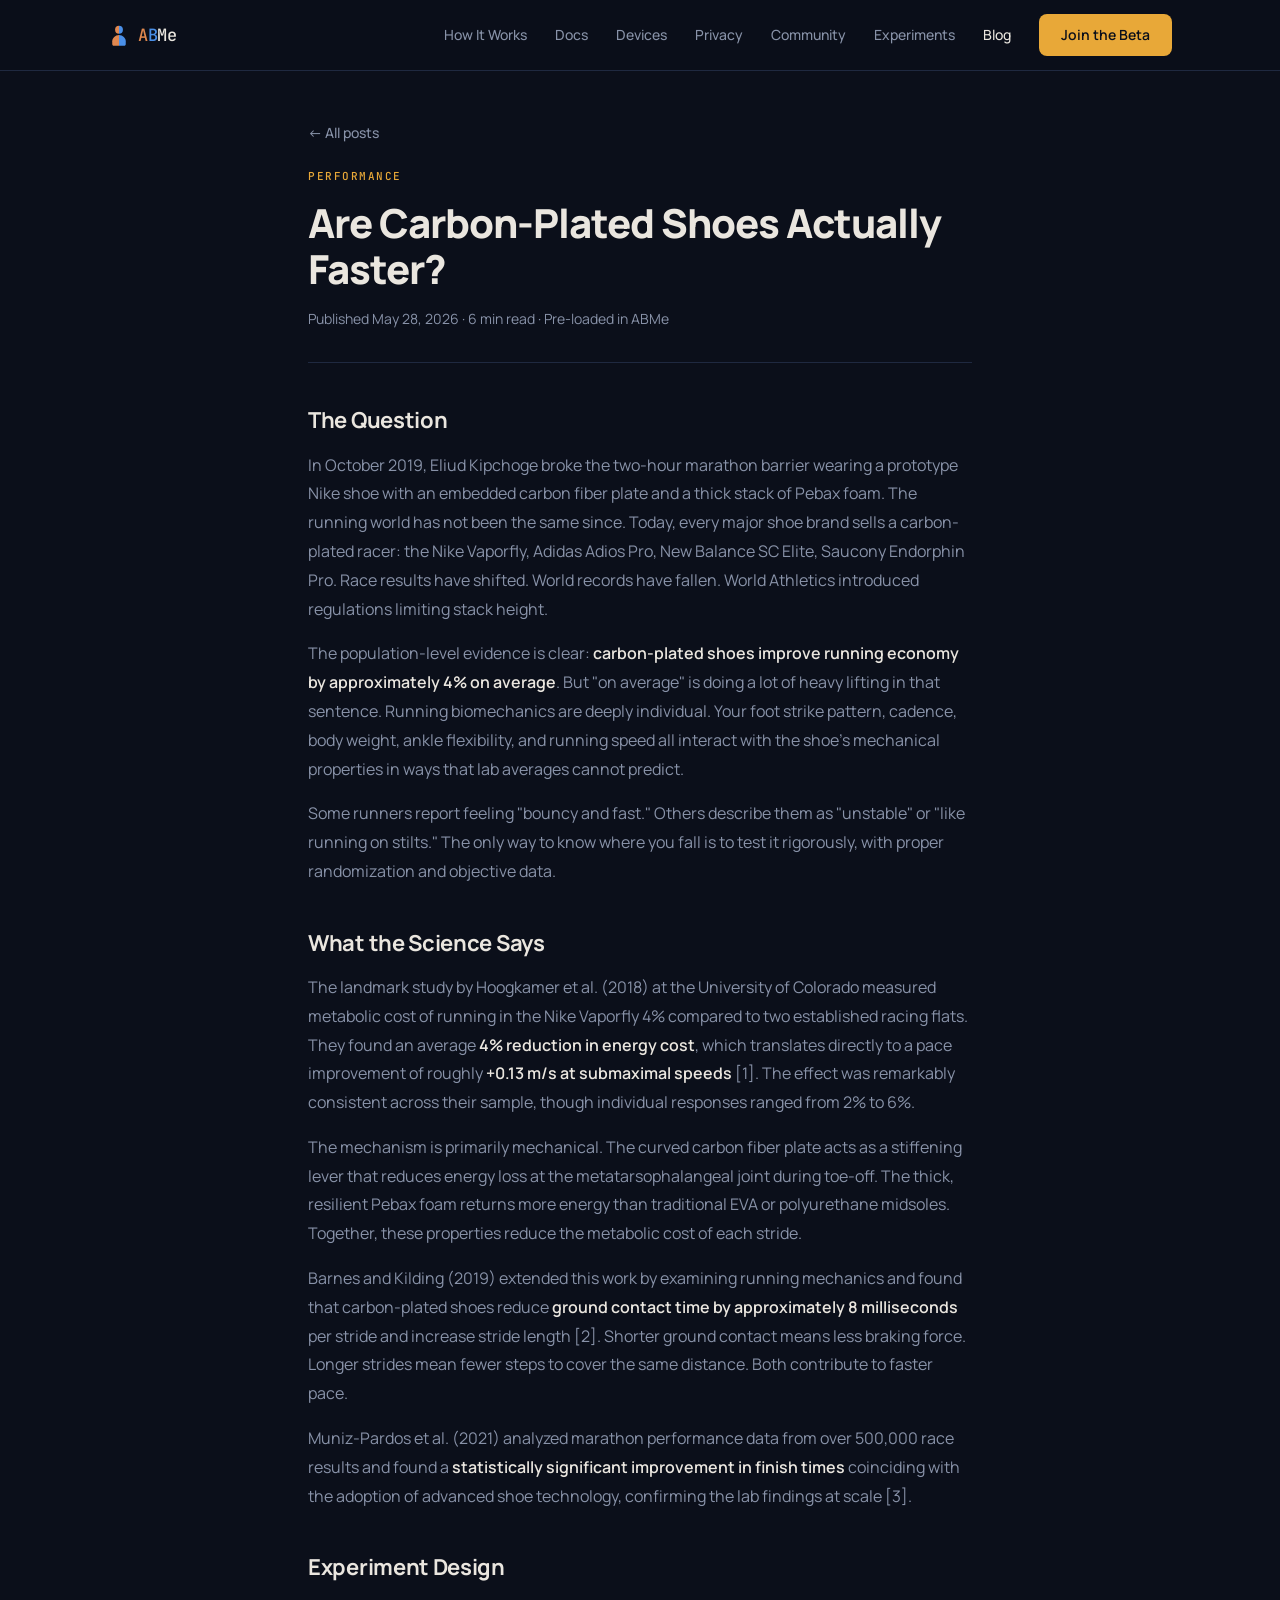
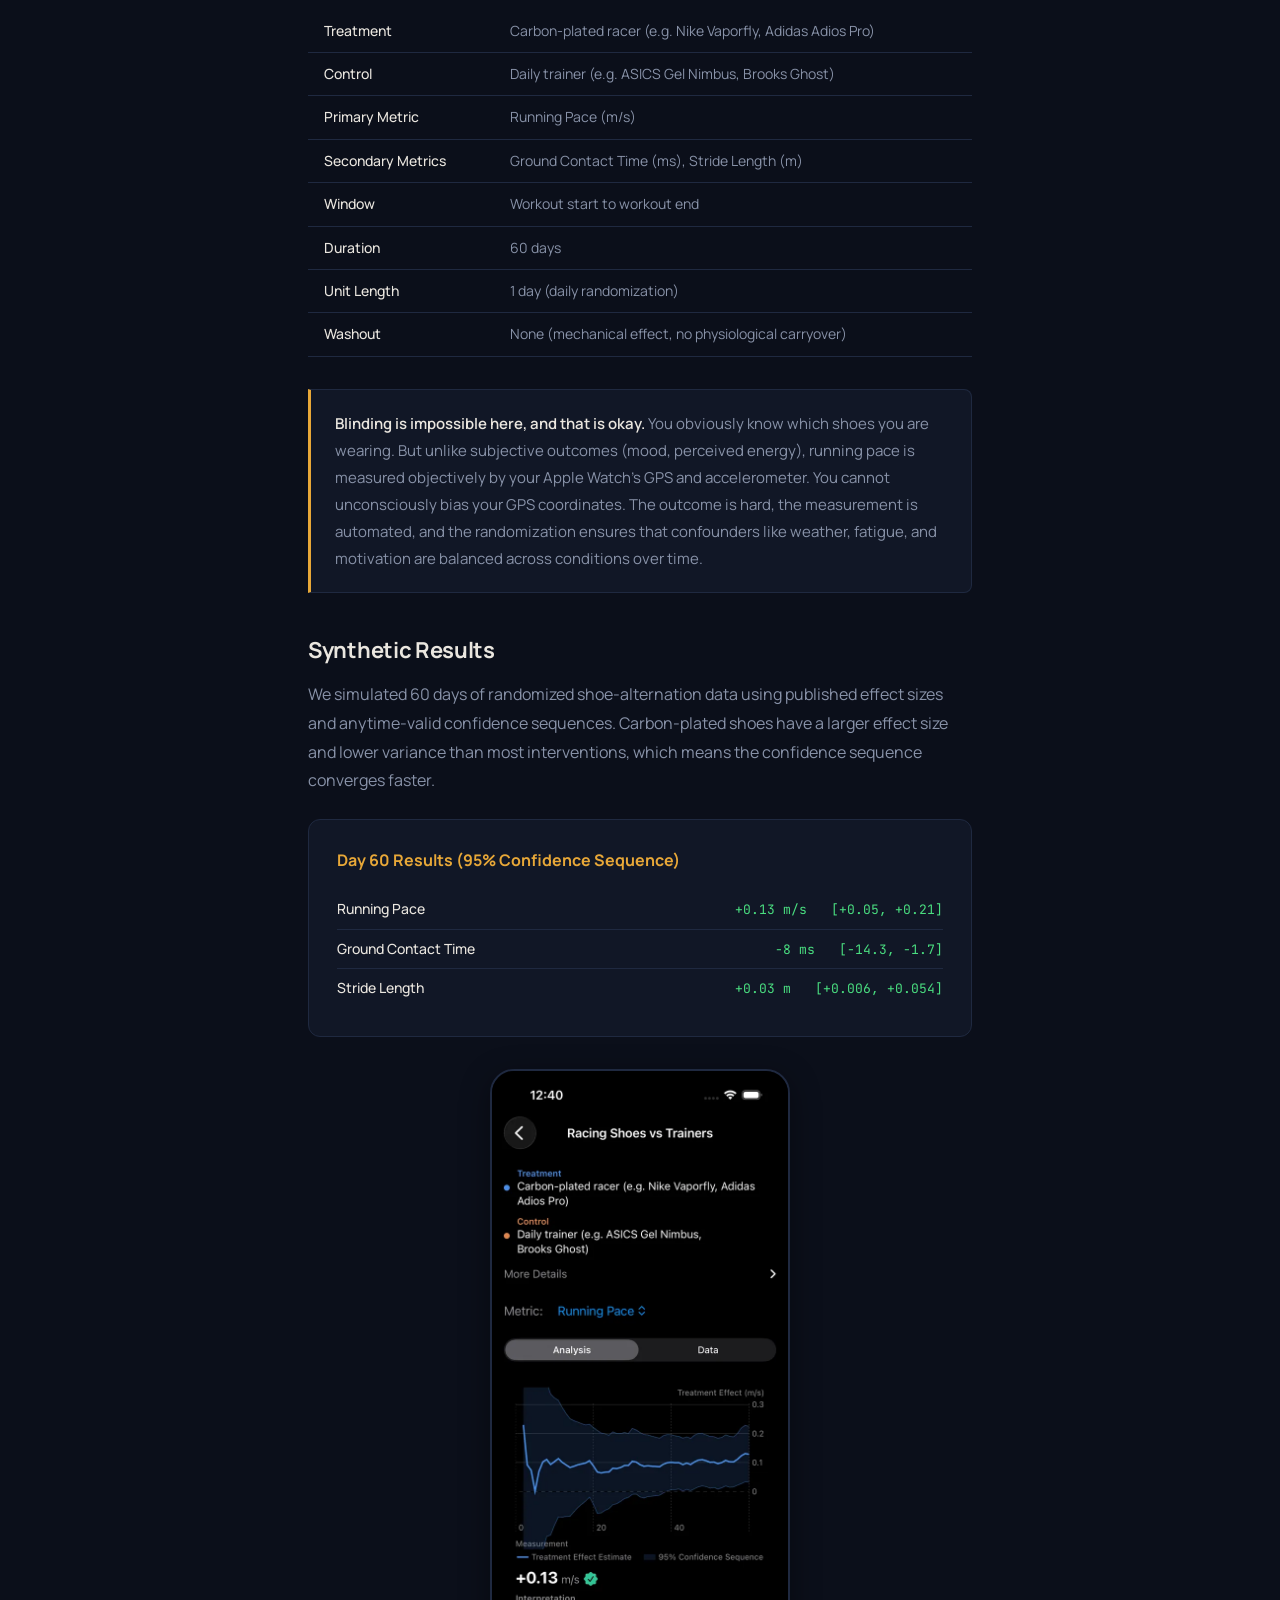
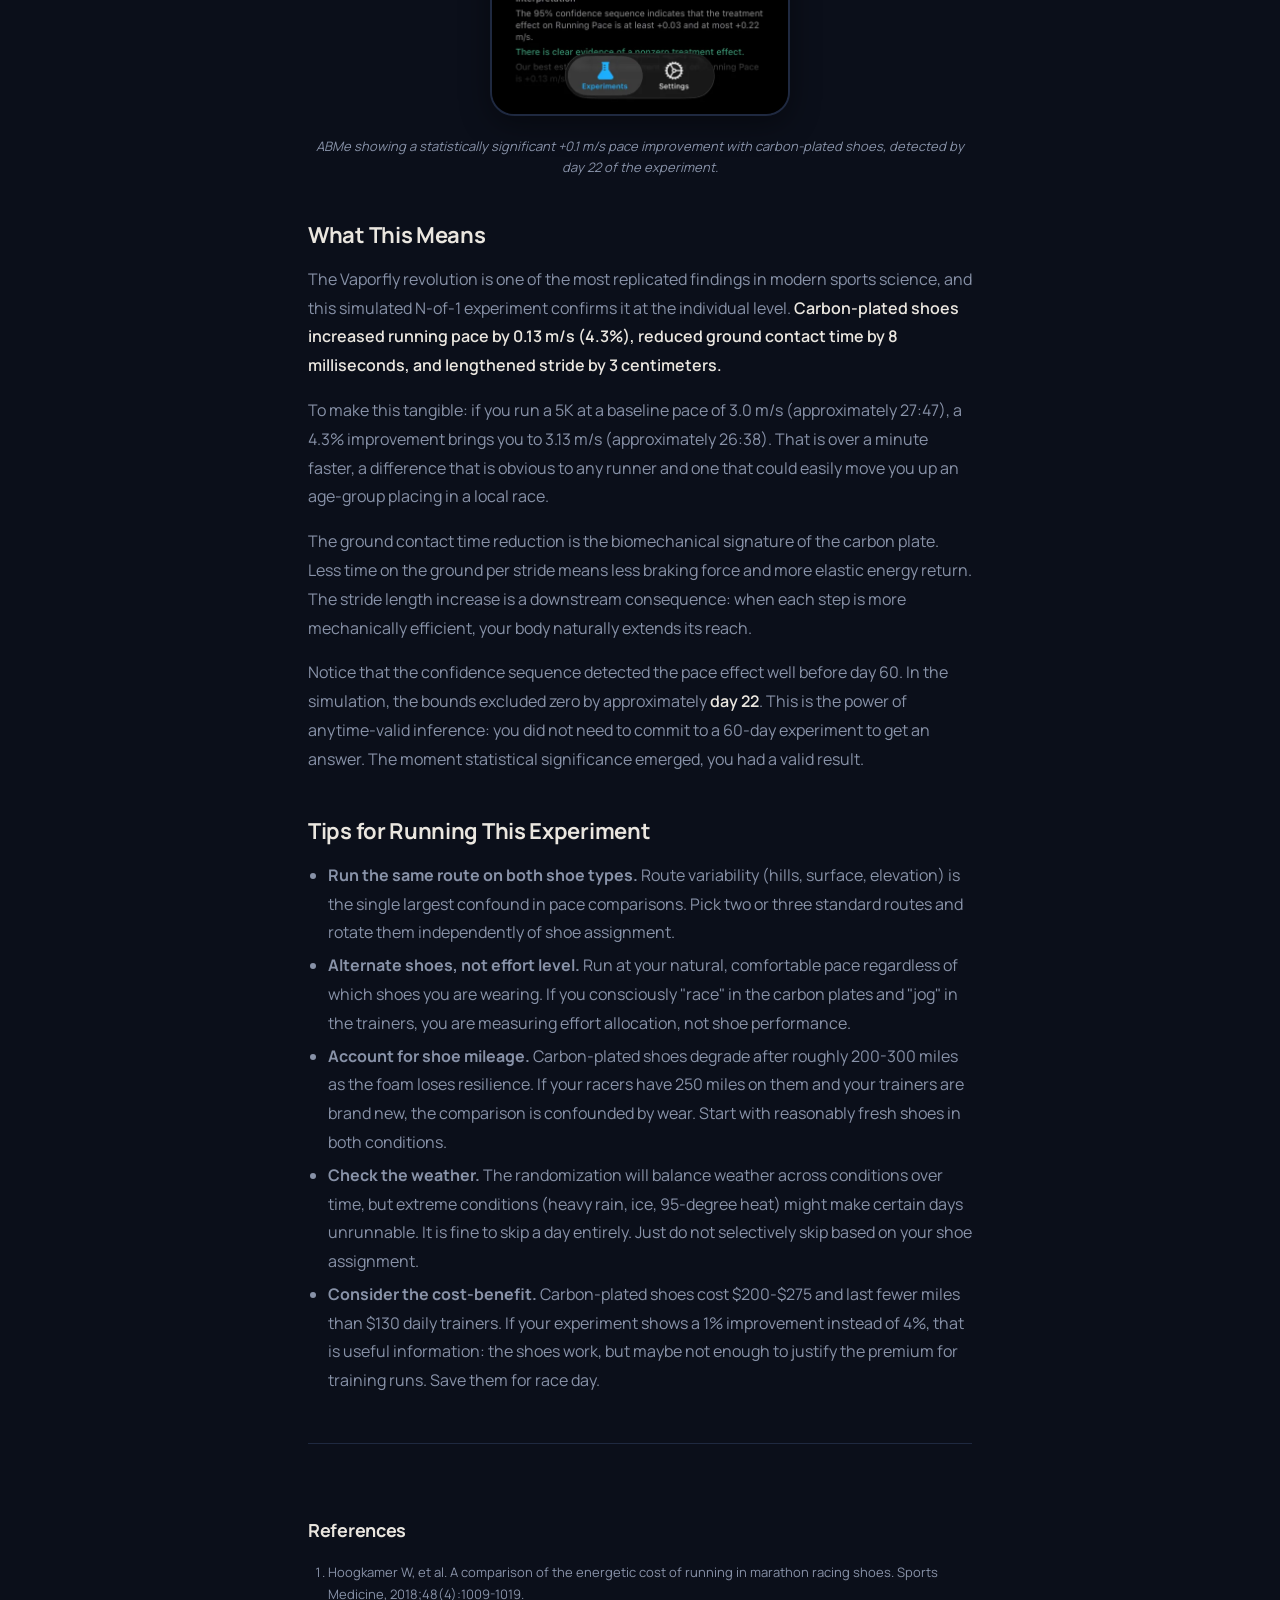
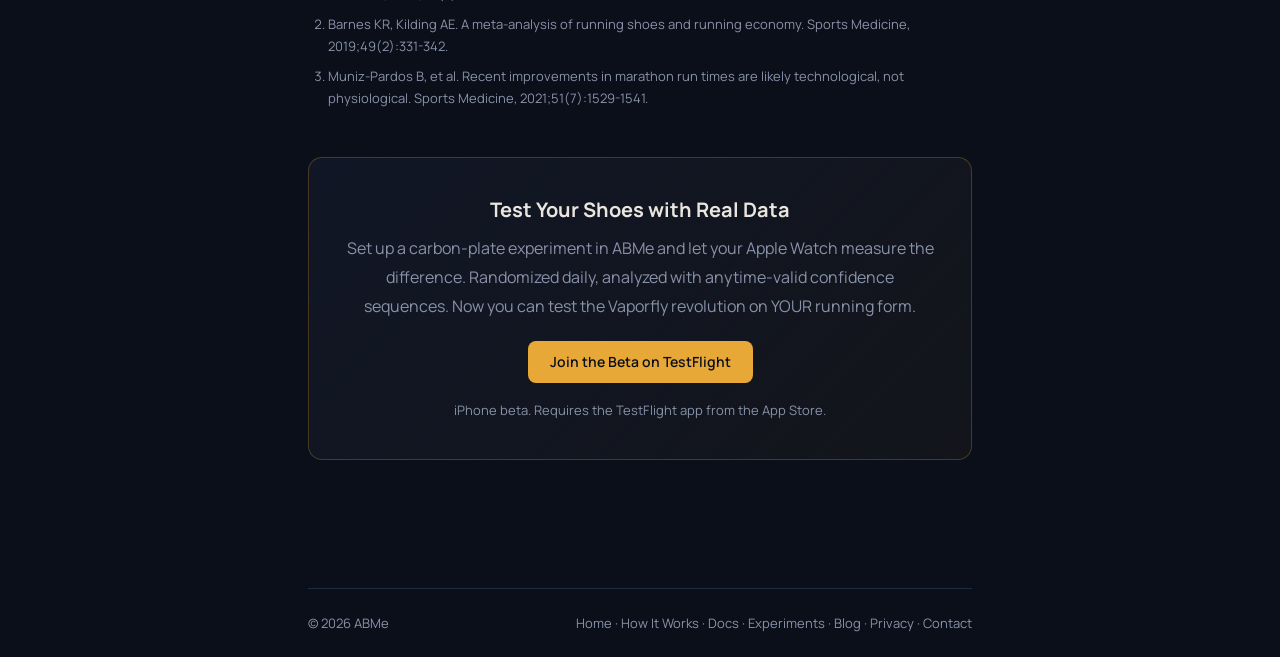
<file: blog/racing-shoes.html>
<!DOCTYPE html>
<html lang="en">
<head>
<meta charset="UTF-8">
<meta name="viewport" content="width=device-width, initial-scale=1.0">
<title>Are Carbon-Plated Shoes Actually Faster? — ABMe</title>
<meta name="description" content="Carbon-plated shoes improve running economy by about 4% on average. Find out whether they make you faster with a randomized N-of-1 experiment on your own runs in ABMe.">
<link rel="canonical" href="https://getabme.com/blog/racing-shoes.html">
<meta property="og:type" content="article">
<meta property="og:site_name" content="ABMe">
<meta property="og:title" content="Are Carbon-Plated Shoes Actually Faster? — ABMe">
<meta property="og:description" content="Carbon-plated shoes improve running economy by about 4% on average. Find out whether they make you faster with a randomized N-of-1 experiment on your own runs in ABMe.">
<meta property="og:url" content="https://getabme.com/blog/racing-shoes.html">
<meta property="og:image" content="https://getabme.com/og-image.png">
<meta property="og:image:width" content="1200">
<meta property="og:image:height" content="630">
<meta name="twitter:card" content="summary_large_image">
<meta name="twitter:title" content="Are Carbon-Plated Shoes Actually Faster? — ABMe">
<meta name="twitter:description" content="Carbon-plated shoes improve running economy by about 4% on average. Find out whether they make you faster with a randomized N-of-1 experiment on your own runs in ABMe.">
<meta name="twitter:image" content="https://getabme.com/og-image.png">
<link rel="icon" type="image/svg+xml" href="../logo.svg">
<link rel="preconnect" href="https://fonts.googleapis.com">
<link rel="preconnect" href="https://fonts.gstatic.com" crossorigin>
<link href="https://fonts.googleapis.com/css2?family=Manrope:wght@300;400;500;600;700;800&family=JetBrains+Mono:wght@400;500&display=swap" rel="stylesheet">
<link rel="stylesheet" href="../assets/site.css">
<style>
  .container { max-width: 720px; }
  .back-link { display: inline-flex; align-items: center; gap: 6px; color: var(--text-muted); text-decoration: none; font-size: 14px; font-weight: 500; margin-bottom: 24px; }
  .back-link:hover { color: var(--text); }
  article { padding: 120px 0 80px; }
  .post-category { font-family: var(--mono); font-size: 11px; text-transform: uppercase; letter-spacing: 1.5px; font-weight: 500; margin-bottom: 14px; }
  article h1 { font-size: clamp(28px,4vw,40px); font-weight: 800; letter-spacing: -1px; line-height: 1.15; margin-bottom: 16px; }
  .post-meta { font-size: 14px; color: var(--text-muted); margin-bottom: 40px; padding-bottom: 32px; border-bottom: 1px solid var(--border); }
  article h2 { font-size: 22px; font-weight: 700; letter-spacing: -0.3px; margin: 40px 0 12px; }
  article p { font-size: 16px; color: var(--text-muted); line-height: 1.8; margin-bottom: 16px; }
  article p strong { color: var(--text); font-weight: 600; }
  article ul, article ol { margin: 0 0 16px 20px; color: var(--text-muted); font-size: 16px; line-height: 1.8; }
  article li { margin-bottom: 4px; }
  .design-table { width: 100%; border-collapse: collapse; margin: 24px 0 32px; font-size: 14px; }
  .design-table td { padding: 10px 16px; border-bottom: 1px solid var(--border); color: var(--text-muted); }
  .design-table td:first-child { font-weight: 500; color: var(--text); white-space: nowrap; }
  .callout { background: var(--surface); border: 1px solid var(--border); border-left: 3px solid var(--accent); border-radius: 0 8px 8px 0; padding: 20px 24px; margin: 24px 0; }
  .callout p { margin: 0; font-size: 15px; }
  .results-box { background: var(--surface); border: 1px solid var(--border); border-radius: 12px; padding: 28px; margin: 24px 0; }
  .results-box h3 { font-size: 16px; font-weight: 700; margin-bottom: 16px; color: var(--accent); }
  .result-row { display: flex; justify-content: space-between; align-items: baseline; padding: 8px 0; border-bottom: 1px solid var(--border); font-size: 14px; }
  .result-row:last-child { border-bottom: none; }
  .result-label { color: var(--text); font-weight: 500; }
  .result-value { font-family: var(--mono); font-size: 13px; }
  .result-sig { color: var(--good); }
  .result-ns { color: var(--text-muted); }
  .references { margin-top: 48px; padding-top: 32px; border-top: 1px solid var(--border); }
  .references h2 { font-size: 18px; margin-bottom: 16px; }
  .references ol { font-size: 13px; color: var(--text-muted); line-height: 1.7; }
  .references li { margin-bottom: 8px; }
  .cta-box { background: linear-gradient(135deg, var(--surface), rgba(232,168,56,0.04)); border: 1px solid var(--accent-mid); border-radius: 14px; padding: 36px; text-align: center; margin: 48px 0; }
  .cta-box h3 { font-size: 20px; font-weight: 700; margin-bottom: 8px; }
  .cta-box p { text-align: center; margin-bottom: 20px; }
  .cta-box .cta-note { margin: 16px 0 0; font-size: 13px; }
  .screenshot-box { margin: 32px 0; text-align: center; }
  .screenshot-box img { max-width: 300px; width: 100%; height: auto; border-radius: 24px; border: 2px solid var(--border); box-shadow: 0 8px 30px rgba(0,0,0,0.4); }
  .screenshot-box .caption { font-size: 13px; color: var(--text-muted); margin-top: 12px; font-style: italic; }
  @media (max-width: 640px) { .design-table td:first-child { white-space: normal; } }
</style>
<meta property="article:published_time" content="2026-05-28T00:00:00Z">
<meta property="article:modified_time" content="2026-11-04T00:00:00Z">
<meta property="article:section" content="Performance">
<script type="application/ld+json">
{"@context": "https://schema.org", "@graph": [{"@type": "BlogPosting", "@id": "https://getabme.com/blog/racing-shoes.html#article", "mainEntityOfPage": "https://getabme.com/blog/racing-shoes.html", "url": "https://getabme.com/blog/racing-shoes.html", "headline": "Are Carbon-Plated Shoes Actually Faster?", "description": "Carbon-plated shoes improve running economy by about 4% on average. Find out whether they make you faster with a randomized N-of-1 experiment on your own runs in ABMe.", "image": "https://getabme.com/blog/images/racing-shoes-vs-trainers.png", "datePublished": "2026-05-28", "dateModified": "2026-11-04", "articleSection": "Performance", "timeRequired": "PT6M", "author": {"@id": "https://getabme.com/#organization"}, "publisher": {"@id": "https://getabme.com/#organization"}, "isPartOf": {"@id": "https://getabme.com/#website"}, "inLanguage": "en"}, {"@type": "BreadcrumbList", "itemListElement": [{"@type": "ListItem", "position": 1, "name": "Home", "item": "https://getabme.com/"}, {"@type": "ListItem", "position": 2, "name": "Blog", "item": "https://getabme.com/blog/"}, {"@type": "ListItem", "position": 3, "name": "Are Carbon-Plated Shoes Actually Faster?", "item": "https://getabme.com/blog/racing-shoes.html"}]}]}
</script>
</head>
<body>
<nav>
  <div class="nav-inner">
    <a class="logo" href="/"><svg width="22" height="24" viewBox="0 0 200 220" xmlns="http://www.w3.org/2000/svg" aria-hidden="true"><defs><clipPath id="nl"><rect x="0" y="0" width="100" height="220"/></clipPath><clipPath id="nr"><rect x="100" y="0" width="100" height="220"/></clipPath></defs><circle cx="100" cy="62" r="36" clip-path="url(#nl)" fill="rgb(224,135,79)"/><circle cx="100" cy="62" r="36" clip-path="url(#nr)" fill="rgb(74,143,232)"/><path d="M100,110 C65,110 38,138 38,168 L38,195 C38,203 44,209 52,209 L100,209 Z" clip-path="url(#nl)" fill="rgb(224,135,79)"/><path d="M100,110 C135,110 162,138 162,168 L162,195 C162,203 156,209 148,209 L100,209 Z" clip-path="url(#nr)" fill="rgb(74,143,232)"/></svg><span><span class="a">A</span><span class="b">B</span>Me</span></a>
    <div class="nav-links" id="nav-menu">
      <a href="/how-it-works/">How It Works</a>
      <a href="/docs/">Docs</a>
      <a href="/#hardware" class="nav-anchor">Devices</a>
      <a href="/#privacy" class="nav-anchor">Privacy</a>
      <a href="/#community" class="nav-anchor">Community</a>
      <a href="/experiments/">Experiments</a>
      <a href="/blog/" class="active">Blog</a>
    </div>
    <div class="nav-right">
      <a href="https://testflight.apple.com/join/bu77RnGP" target="_blank" rel="noopener" class="btn-primary">Join the Beta</a>
      <button class="nav-toggle" type="button" aria-expanded="false" aria-controls="nav-menu" aria-label="Open menu"><span></span><span></span><span></span></button>
    </div>
  </div>
</nav>

<div class="container">
  <article>
    <a class="back-link" href="/blog/">&larr; All posts</a>
    <div class="post-category" style="color: var(--accent);">Performance</div>
    <h1>Are Carbon-Plated Shoes Actually Faster?</h1>
    <div class="post-meta">Published <time datetime="2026-05-28">May 28, 2026</time> &middot; 6 min read &middot; Pre-loaded in ABMe</div>

    <h2>The Question</h2>
    <p>In October 2019, Eliud Kipchoge broke the two-hour marathon barrier wearing a prototype Nike shoe with an embedded carbon fiber plate and a thick stack of Pebax foam. The running world has not been the same since. Today, every major shoe brand sells a carbon-plated racer: the Nike Vaporfly, Adidas Adios Pro, New Balance SC Elite, Saucony Endorphin Pro. Race results have shifted. World records have fallen. World Athletics introduced regulations limiting stack height.</p>
    <p>The population-level evidence is clear: <strong>carbon-plated shoes improve running economy by approximately 4% on average</strong>. But "on average" is doing a lot of heavy lifting in that sentence. Running biomechanics are deeply individual. Your foot strike pattern, cadence, body weight, ankle flexibility, and running speed all interact with the shoe's mechanical properties in ways that lab averages cannot predict.</p>
    <p>Some runners report feeling "bouncy and fast." Others describe them as "unstable" or "like running on stilts." The only way to know where you fall is to test it rigorously, with proper randomization and objective data.</p>

    <h2>What the Science Says</h2>
    <p>The landmark study by Hoogkamer et al. (2018) at the University of Colorado measured metabolic cost of running in the Nike Vaporfly 4% compared to two established racing flats. They found an average <strong>4% reduction in energy cost</strong>, which translates directly to a pace improvement of roughly <strong>+0.13 m/s at submaximal speeds</strong> [1]. The effect was remarkably consistent across their sample, though individual responses ranged from 2% to 6%.</p>
    <p>The mechanism is primarily mechanical. The curved carbon fiber plate acts as a stiffening lever that reduces energy loss at the metatarsophalangeal joint during toe-off. The thick, resilient Pebax foam returns more energy than traditional EVA or polyurethane midsoles. Together, these properties reduce the metabolic cost of each stride.</p>
    <p>Barnes and Kilding (2019) extended this work by examining running mechanics and found that carbon-plated shoes reduce <strong>ground contact time by approximately 8 milliseconds</strong> per stride and increase stride length [2]. Shorter ground contact means less braking force. Longer strides mean fewer steps to cover the same distance. Both contribute to faster pace.</p>
    <p>Muniz-Pardos et al. (2021) analyzed marathon performance data from over 500,000 race results and found a <strong>statistically significant improvement in finish times</strong> coinciding with the adoption of advanced shoe technology, confirming the lab findings at scale [3].</p>

    <h2>Experiment Design</h2>
    <table class="design-table">
      <tr><td>Treatment</td><td>Carbon-plated racer (e.g. Nike Vaporfly, Adidas Adios Pro)</td></tr>
      <tr><td>Control</td><td>Daily trainer (e.g. ASICS Gel Nimbus, Brooks Ghost)</td></tr>
      <tr><td>Primary Metric</td><td>Running Pace (m/s)</td></tr>
      <tr><td>Secondary Metrics</td><td>Ground Contact Time (ms), Stride Length (m)</td></tr>
      <tr><td>Window</td><td>Workout start to workout end</td></tr>
      <tr><td>Duration</td><td>60 days</td></tr>
      <tr><td>Unit Length</td><td>1 day (daily randomization)</td></tr>
      <tr><td>Washout</td><td>None (mechanical effect, no physiological carryover)</td></tr>
    </table>

    <div class="callout">
      <p><strong>Blinding is impossible here, and that is okay.</strong> You obviously know which shoes you are wearing. But unlike subjective outcomes (mood, perceived energy), running pace is measured objectively by your Apple Watch's GPS and accelerometer. You cannot unconsciously bias your GPS coordinates. The outcome is hard, the measurement is automated, and the randomization ensures that confounders like weather, fatigue, and motivation are balanced across conditions over time.</p>
    </div>

    <h2>Synthetic Results</h2>
    <p>We simulated 60 days of randomized shoe-alternation data using published effect sizes and anytime-valid confidence sequences. Carbon-plated shoes have a larger effect size and lower variance than most interventions, which means the confidence sequence converges faster.</p>

    <div class="results-box">
      <h3>Day 60 Results (95% Confidence Sequence)</h3>
      <div class="result-row">
        <span class="result-label">Running Pace</span>
        <span class="result-value result-sig">+0.13 m/s &nbsp; [+0.05, +0.21]</span>
      </div>
      <div class="result-row">
        <span class="result-label">Ground Contact Time</span>
        <span class="result-value result-sig">&minus;8 ms &nbsp; [&minus;14.3, &minus;1.7]</span>
      </div>
      <div class="result-row">
        <span class="result-label">Stride Length</span>
        <span class="result-value result-sig">+0.03 m &nbsp; [+0.006, +0.054]</span>
      </div>
    </div>

    <div class="screenshot-box">
      <picture><source type="image/webp" srcset="images/racing-shoes-vs-trainers.webp"><img src="images/racing-shoes-vs-trainers.png" alt="ABMe confidence sequence chart showing significant Running Pace increase with carbon-plated racing shoes" width="1206" height="2622" loading="lazy"></picture>
      <div class="caption">ABMe showing a statistically significant +0.1 m/s pace improvement with carbon-plated shoes, detected by day 22 of the experiment.</div>
    </div>

    <h2>What This Means</h2>
    <p>The Vaporfly revolution is one of the most replicated findings in modern sports science, and this simulated N-of-1 experiment confirms it at the individual level. <strong>Carbon-plated shoes increased running pace by 0.13 m/s (4.3%), reduced ground contact time by 8 milliseconds, and lengthened stride by 3 centimeters.</strong></p>
    <p>To make this tangible: if you run a 5K at a baseline pace of 3.0 m/s (approximately 27:47), a 4.3% improvement brings you to 3.13 m/s (approximately 26:38). That is over a minute faster, a difference that is obvious to any runner and one that could easily move you up an age-group placing in a local race.</p>
    <p>The ground contact time reduction is the biomechanical signature of the carbon plate. Less time on the ground per stride means less braking force and more elastic energy return. The stride length increase is a downstream consequence: when each step is more mechanically efficient, your body naturally extends its reach.</p>
    <p>Notice that the confidence sequence detected the pace effect well before day 60. In the simulation, the bounds excluded zero by approximately <strong>day 22</strong>. This is the power of anytime-valid inference: you did not need to commit to a 60-day experiment to get an answer. The moment statistical significance emerged, you had a valid result.</p>

    <h2>Tips for Running This Experiment</h2>
    <ul>
      <li><strong>Run the same route on both shoe types.</strong> Route variability (hills, surface, elevation) is the single largest confound in pace comparisons. Pick two or three standard routes and rotate them independently of shoe assignment.</li>
      <li><strong>Alternate shoes, not effort level.</strong> Run at your natural, comfortable pace regardless of which shoes you are wearing. If you consciously "race" in the carbon plates and "jog" in the trainers, you are measuring effort allocation, not shoe performance.</li>
      <li><strong>Account for shoe mileage.</strong> Carbon-plated shoes degrade after roughly 200-300 miles as the foam loses resilience. If your racers have 250 miles on them and your trainers are brand new, the comparison is confounded by wear. Start with reasonably fresh shoes in both conditions.</li>
      <li><strong>Check the weather.</strong> The randomization will balance weather across conditions over time, but extreme conditions (heavy rain, ice, 95-degree heat) might make certain days unrunnable. It is fine to skip a day entirely. Just do not selectively skip based on your shoe assignment.</li>
      <li><strong>Consider the cost-benefit.</strong> Carbon-plated shoes cost $200-$275 and last fewer miles than $130 daily trainers. If your experiment shows a 1% improvement instead of 4%, that is useful information: the shoes work, but maybe not enough to justify the premium for training runs. Save them for race day.</li>
    </ul>

    <div class="references">
      <h2>References</h2>
      <ol>
        <li>Hoogkamer W, et al. A comparison of the energetic cost of running in marathon racing shoes. Sports Medicine, 2018;48(4):1009-1019.</li>
        <li>Barnes KR, Kilding AE. A meta-analysis of running shoes and running economy. Sports Medicine, 2019;49(2):331-342.</li>
        <li>Muniz-Pardos B, et al. Recent improvements in marathon run times are likely technological, not physiological. Sports Medicine, 2021;51(7):1529-1541.</li>
      </ol>
    </div>

    <div class="cta-box">
      <h3>Test Your Shoes with Real Data</h3>
      <p>Set up a carbon-plate experiment in ABMe and let your Apple Watch measure the difference. Randomized daily, analyzed with anytime-valid confidence sequences. Now you can test the Vaporfly revolution on YOUR running form.</p>
      <a href="https://testflight.apple.com/join/bu77RnGP" target="_blank" rel="noopener" class="btn-primary">Join the Beta on TestFlight</a>
      <p class="cta-note">iPhone beta. Requires the TestFlight app from the App Store.</p>
    </div>
  </article>

  <footer>
    <span>&copy; 2026 ABMe</span>
    <span><a href="/">Home</a> &middot; <a href="/how-it-works/">How It Works</a> &middot; <a href="/docs/">Docs</a> &middot; <a href="/experiments/">Experiments</a> &middot; <a href="/blog/">Blog</a> &middot; <a href="/privacy.html">Privacy</a> &middot; <a href="mailto:support@getabme.com">Contact</a></span>
  </footer>
</div>
<script src="../assets/site.js" defer></script>
</body>
</html>
</file>
<file: assets/site.css>
/* ABMe — shared styles for every page: tokens, reset, nav, buttons, footer.
   Page-specific rules stay in each page's own <style> block. */

*, *::before, *::after { margin: 0; padding: 0; box-sizing: border-box; }

:root {
  --bg: #0b0f1a;
  --surface: #111726;
  --surface-2: #171e30;
  --border: #1f2940;
  --border-light: #2a3654;
  --text: #eae6df;
  --text-muted: #8892a8;
  --accent: #e8a838;
  --accent-hover: #d69a2e;
  --accent-dim: rgba(232, 168, 56, 0.1);
  --accent-mid: rgba(232, 168, 56, 0.25);
  --blue: #4a8fe7;
  --treatment: #4a8fe7;
  --control: #e0884e;
  --good: #4ade80;
  --bad: #f87171;
  --sleep: #818cf8;
  --running: #f87171;
  --recovery: #4ade80;
  --mono: 'JetBrains Mono', monospace;
  --sans: 'Manrope', -apple-system, sans-serif;
  --nav-height: 71px;
}

html { scroll-behavior: smooth; }

body {
  font-family: var(--sans);
  background: var(--bg);
  color: var(--text);
  line-height: 1.6;
  -webkit-font-smoothing: antialiased;
  overflow-x: hidden;
}

.container { max-width: 1120px; margin: 0 auto; padding: 0 28px; }

/* Keyboard focus: hover styles exist everywhere, so make focus visible too. */
a:focus-visible, button:focus-visible, summary:focus-visible, [tabindex]:focus-visible {
  outline: 2px solid var(--accent);
  outline-offset: 3px;
  border-radius: 4px;
}

/* ───── Nav ───── */
nav {
  position: fixed;
  top: 0;
  left: 0;
  width: 100%;
  z-index: 100;
  background: rgba(11, 15, 26, 0.88);
  -webkit-backdrop-filter: blur(20px);
  backdrop-filter: blur(20px);
  border-bottom: 1px solid var(--border);
}

.nav-inner {
  max-width: 1120px;
  margin: 0 auto;
  padding: 14px 28px;
  display: flex;
  align-items: center;
  gap: 28px;
}

.logo {
  font-family: var(--mono);
  font-weight: 500;
  font-size: 17px;
  letter-spacing: -0.5px;
  color: var(--text);
  display: flex;
  align-items: center;
  gap: 8px;
  text-decoration: none;
  flex-shrink: 0;
}

.logo svg { flex-shrink: 0; }
.logo .a { color: var(--control); }
.logo .b { color: var(--treatment); }

.nav-links { display: flex; gap: 28px; align-items: center; margin-left: auto; }

.nav-links a {
  color: var(--text-muted);
  text-decoration: none;
  font-size: 14px;
  font-weight: 500;
  transition: color 0.15s;
  white-space: nowrap;
}

.nav-links a:hover, .nav-links a.active { color: var(--text); }

.nav-right { display: flex; align-items: center; gap: 12px; flex-shrink: 0; }

.nav-toggle {
  display: none;
  width: 40px;
  height: 40px;
  border: 1px solid var(--border-light);
  border-radius: 8px;
  background: transparent;
  cursor: pointer;
  flex-direction: column;
  align-items: center;
  justify-content: center;
  gap: 5px;
}

.nav-toggle span {
  display: block;
  width: 18px;
  height: 2px;
  background: var(--text);
  border-radius: 1px;
  transition: transform 0.2s, opacity 0.2s;
}

.nav-toggle[aria-expanded="true"] span:nth-child(1) { transform: translateY(7px) rotate(45deg); }
.nav-toggle[aria-expanded="true"] span:nth-child(2) { opacity: 0; }
.nav-toggle[aria-expanded="true"] span:nth-child(3) { transform: translateY(-7px) rotate(-45deg); }

/* ───── Buttons ───── */
.btn-primary {
  display: inline-flex;
  align-items: center;
  gap: 8px;
  background: var(--accent);
  color: var(--bg);
  padding: 10px 22px;
  border-radius: 8px;
  font-family: var(--sans);
  font-size: 14px;
  font-weight: 600;
  text-decoration: none;
  transition: background 0.2s;
  border: none;
  cursor: pointer;
  white-space: nowrap;
}

.btn-primary:hover { background: var(--accent-hover); }

.btn-secondary {
  display: inline-flex;
  align-items: center;
  gap: 8px;
  color: var(--text-muted);
  padding: 10px 22px;
  border-radius: 8px;
  border: 1px solid var(--border-light);
  font-size: 14px;
  font-weight: 500;
  text-decoration: none;
  transition: color 0.15s, border-color 0.15s;
  white-space: nowrap;
}

.btn-secondary:hover { color: var(--text); border-color: var(--text-muted); }

/* ───── Footer ───── */
footer {
  border-top: 1px solid var(--border);
  padding: 24px 0;
  display: flex;
  justify-content: space-between;
  gap: 16px;
  font-size: 13px;
  color: var(--text-muted);
}

footer a { color: var(--text-muted); text-decoration: none; }
footer a:hover { color: var(--text); }

/* ───── Responsive nav ───── */
/* Eight nav items do not fit between 768px and 960px; drop the three home-page anchors first. */
@media (max-width: 960px) {
  .nav-links a.nav-anchor { display: none; }
}

@media (max-width: 768px) {
  :root { --nav-height: 69px; }
  .nav-inner { gap: 12px; }
  .nav-toggle { display: flex; }
  .nav-right { margin-left: auto; }
  .nav-right .btn-primary { padding: 9px 14px; font-size: 13px; }

  .nav-links {
    display: none;
    position: absolute;
    top: 100%;
    left: 0;
    right: 0;
    flex-direction: column;
    align-items: stretch;
    gap: 0;
    margin: 0;
    padding: 4px 28px 12px;
    background: var(--bg);
    border-bottom: 1px solid var(--border);
    box-shadow: 0 16px 40px rgba(0, 0, 0, 0.45);
  }

  .nav-links.open { display: flex; }

  .nav-links a, .nav-links a.nav-anchor {
    display: block;
    padding: 13px 0;
    font-size: 16px;
    border-bottom: 1px solid var(--border);
  }

  .nav-links a:last-child { border-bottom: none; }

  footer { flex-direction: column; gap: 8px; }
}

@media (max-width: 360px) {
  .nav-right .btn-primary { padding: 9px 10px; font-size: 12px; }
}

/* Respect the OS "reduce motion" setting: no looping ticker, no scroll-driven drawing. */
@media (prefers-reduced-motion: reduce) {
  html { scroll-behavior: auto; }
  *, *::before, *::after {
    animation-duration: 0.01ms !important;
    animation-iteration-count: 1 !important;
    transition-duration: 0.01ms !important;
  }
}
</file>
